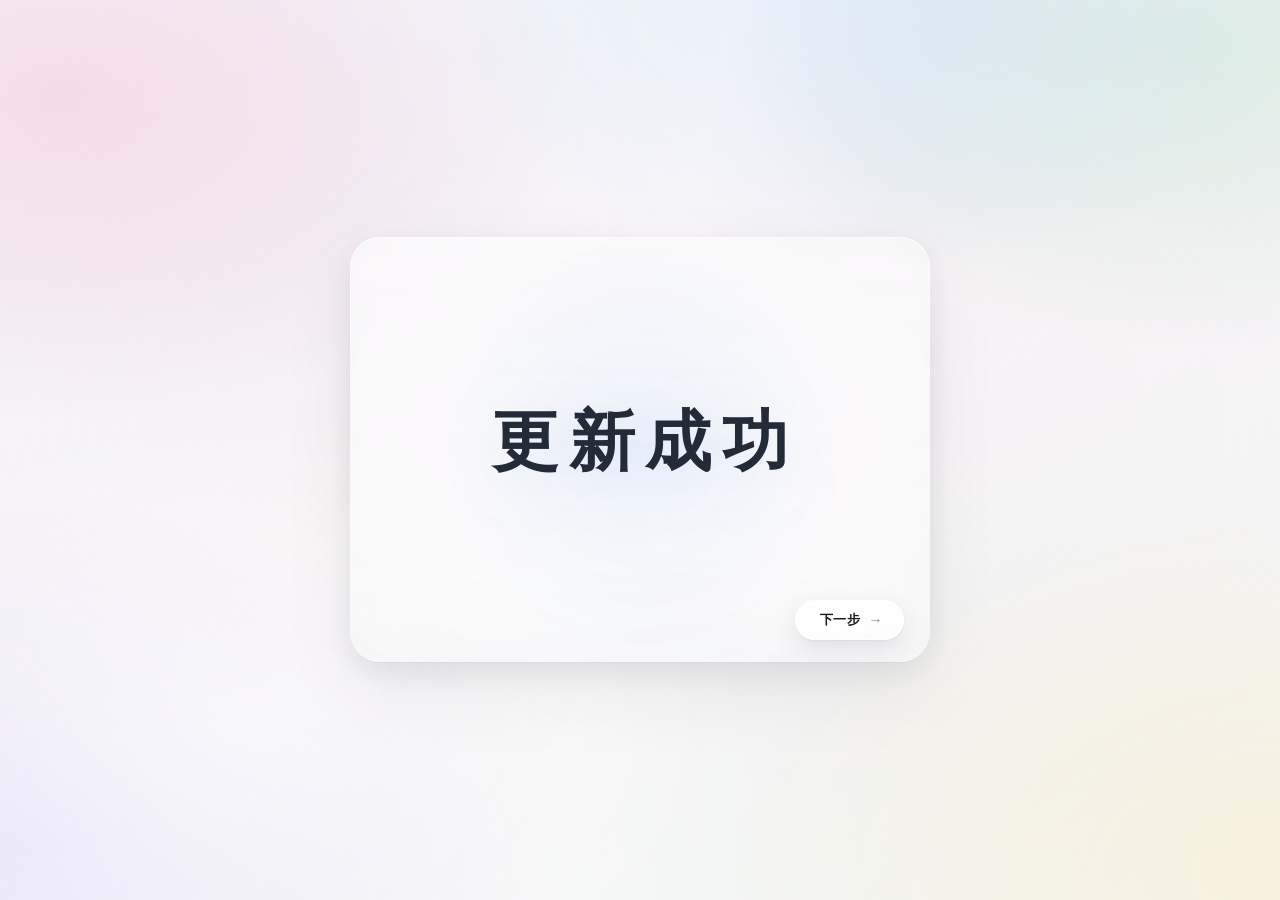
<file: 分支/index.html>
<!DOCTYPE html>
<html lang="zh-CN">
<head>
<meta charset="UTF-8">
<meta name="viewport" content="width=device-width, initial-scale=1.0">
<title>已归档 · 请使用根目录版本</title>
<meta http-equiv="refresh" content="0; url=../index.html">
<script>
/* 归档说明：V7 的唯一维护源是仓库根目录的 index.html。
   本目录只留历史文件，不再参与部署，也不再同步修改。
   旧书签或旧探针打开这里时，自动转到根目录的最新版。 */
(function () {
  try { location.replace('../index.html' + location.search + location.hash); } catch (e) { }
})();
</script>
</head>
<body>
<p>此文件已归档，正在前往 <a href="../index.html">最新版本</a>。</p>
</body>
</html>
</file>
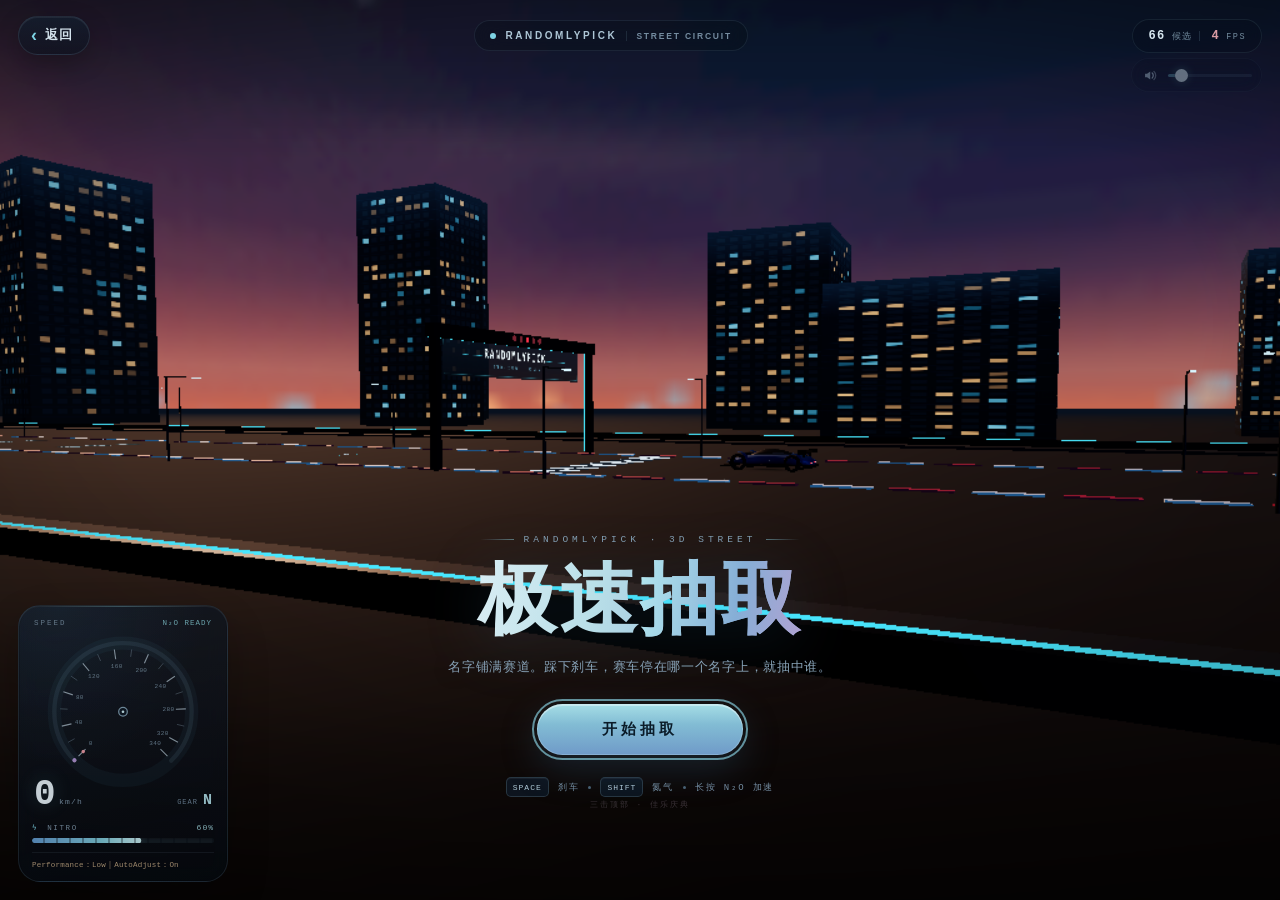
<file: race.html>
<!DOCTYPE html>
<html lang="zh-CN">
<head>
<meta charset="UTF-8">
<meta name="viewport" content="width=device-width, initial-scale=1.0, maximum-scale=1.0, user-scalable=no, viewport-fit=cover">
<title>极速抽取 · RandomlyPick 3D</title>
<style>
/* ==========================================================
   3D 极速抽取 —— 夜赛城市 · 程序化超跑 · 路面名单
   ========================================================== */
:root{
  /* 赛车模式整体压低饱和度：文字与控件偏雾蓝，不再用高亮霓虹压屏 */
  --ink:#dbe8f1;
  --muted:#8ba0b3;
  --dim:#5c7286;
  --cyan:#7ed3e4;
  --blue:#78a6d4;
  --violet:#ab9bd3;
  --amber:#e5c59a;
  --red:#dc8b96;
  --panel:rgba(7,15,26,.60);
  --panel-2:rgba(10,20,34,.72);
  --stroke:rgba(158,198,220,.13);
  --stroke-2:rgba(158,198,220,.25);
  --spring:cubic-bezier(.22,.85,.28,1);
  --ease:cubic-bezier(.2,.8,.3,1);
  --mono:ui-monospace,SFMono-Regular,Menlo,Consolas,"Liberation Mono",monospace;
}
*{ margin:0; padding:0; box-sizing:border-box; -webkit-tap-highlight-color:transparent; }
html,body{ height:100%; overflow:hidden; background:#03060c; }
body{
  font-family:-apple-system,BlinkMacSystemFont,"Segoe UI","PingFang SC","Microsoft YaHei",sans-serif;
  color:var(--ink);
  user-select:none; -webkit-user-select:none;
  -webkit-font-smoothing:antialiased;
}
button{ font-family:inherit; color:inherit; }
#scene{ position:fixed; inset:0; z-index:0; pointer-events:none; }
#scene canvas{ display:block; width:100%; height:100%; }

/* ---------- 屏幕特效 ---------- */
.fx{ position:fixed; inset:0; pointer-events:none; }
.vignette{
  z-index:2;
  background:
    radial-gradient(115% 90% at 50% 36%, rgba(0,0,0,0) 38%, rgba(0,0,0,.42) 78%, rgba(0,0,0,.78) 100%),
    linear-gradient(180deg, rgba(0,0,0,.34), rgba(0,0,0,0) 18%, rgba(0,0,0,0) 78%, rgba(0,0,0,.42));
  mix-blend-mode:multiply;
}
.speedlines{
  z-index:3; opacity:0;
  background:repeating-conic-gradient(from 0deg at 50% 55%, rgba(160,236,255,.85) 0deg .28deg, rgba(160,236,255,0) .28deg 5.4deg);
  -webkit-mask:radial-gradient(circle at 50% 55%, transparent 20%, rgba(0,0,0,.9) 72%);
  mask:radial-gradient(circle at 50% 55%, transparent 20%, rgba(0,0,0,.9) 72%);
  filter:blur(.5px);
  transform:scale(1.22);
  will-change:opacity,transform;
  mix-blend-mode:screen;
}
.boostfx{
  z-index:3; opacity:0;
  background:
    radial-gradient(70% 60% at 50% 58%, rgba(52,226,255,.14), rgba(52,226,255,0) 70%),
    linear-gradient(90deg, rgba(52,226,255,.20), rgba(52,226,255,0) 16%, rgba(52,226,255,0) 84%, rgba(52,226,255,.20));
  mix-blend-mode:screen;
  transition:opacity .16s linear;
}

/* ---------- 顶部 HUD ---------- */
.hud-top{
  position:fixed; top:calc(16px + env(safe-area-inset-top)); left:18px; right:18px; z-index:40;
  display:flex; align-items:center; justify-content:space-between; gap:14px;
  pointer-events:none;
}
.hud-back{
  pointer-events:auto;
  display:inline-flex; align-items:center; gap:7px;
  padding:10px 16px 10px 12px; border:1px solid var(--stroke);
  border-radius:999px; cursor:pointer;
  font-size:12.5px; font-weight:600; letter-spacing:1px;
  color:#d3e2ec;
  background:linear-gradient(180deg, rgba(17,31,47,.68), rgba(8,16,27,.52));
  backdrop-filter:blur(18px) saturate(1.15); -webkit-backdrop-filter:blur(18px) saturate(1.15);
  box-shadow:0 8px 24px rgba(0,0,0,.24), inset 0 1px 0 rgba(255,255,255,.06);
  transition:transform .18s var(--spring), border-color .18s, background .18s;
}
.hud-back:hover{ border-color:var(--stroke-2); background:linear-gradient(180deg, rgba(26,43,60,.72), rgba(11,21,34,.58)); }
.hud-back:active{ transform:scale(.95); }
.hud-back .chev{ font-size:18px; line-height:0; color:var(--cyan); margin-top:-1px; }
.hud-brand{
  display:flex; align-items:center; gap:9px;
  padding:9px 15px; border-radius:999px;
  border:1px solid rgba(150,192,216,.11);
  background:rgba(7,14,24,.36);
  backdrop-filter:blur(14px); -webkit-backdrop-filter:blur(14px);
  color:#aec6d6;
  letter-spacing:2.6px; font-size:10px; font-weight:700;
  white-space:nowrap;
}
.hud-brand .brand-dot{
  width:6px; height:6px; border-radius:50%; background:var(--cyan);
  box-shadow:0 0 8px rgba(126,211,228,.55), 0 0 18px rgba(126,211,228,.28);
  animation:dotPulse 2.4s ease-in-out infinite;
}
.hud-brand em{
  font-style:normal; font-size:8.5px; color:#748b9f; letter-spacing:1.8px;
  border-left:1px solid rgba(150,192,216,.14); padding-left:9px;
}
@keyframes dotPulse{ 0%,100%{ opacity:1; transform:scale(1); } 50%{ opacity:.55; transform:scale(.75); } }
.hud-meta{
  display:flex; align-items:baseline; gap:6px;
  padding:9px 15px; border-radius:999px;
  font-family:var(--mono); font-size:10px; color:#8aa4b6; letter-spacing:1px;
  border:1px solid rgba(150,192,216,.10); background:rgba(7,14,24,.34);
  backdrop-filter:blur(12px); -webkit-backdrop-filter:blur(12px);
}
.hud-meta b{ color:#d6e6ef; font-size:12px; font-weight:600; font-variant-numeric:tabular-nums; }
.hud-meta span{ color:#748d9f; font-size:8.5px; letter-spacing:1.5px; }
.hud-meta .meta-item{ display:inline-flex; align-items:baseline; gap:6px; }
.hud-meta .meta-sep{ width:1px; height:10px; align-self:center; background:rgba(158,198,220,.16); }
.hud-meta #fpsValue{ min-width:2ch; text-align:right; }
.hud-meta #fpsValue.warn{ color:#dcc59f; }
.hud-meta #fpsValue.bad{ color:#d99ba3; }
.perf-line{
  margin-top:9px; padding-top:7px;
  border-top:1px solid rgba(150,192,216,.09);
  font-family:var(--mono); font-size:7.5px; line-height:1.35;
  letter-spacing:.2px; color:#657d8f; white-space:nowrap;
  font-variant-numeric:tabular-nums;
}
.perf-line[data-tier="medium"]{ color:#7f9a9e; }
.perf-line[data-tier="low"]{ color:#b39b7b; }
body.perf-low .speedlines,
body.perf-low #boostfx,
body.perf-low #jialeGlow{ display:none !important; }
body.perf-low .hud-brand .brand-dot{ animation:none; box-shadow:none; }
body.perf-low .start-btn::after{ animation:none; }
body.perf-low .dial-arc,
body.perf-low .dial-needle line,
body.perf-low .dial-needle circle{ filter:none; }
body.perf-low .speedo,
body.perf-low .hud-meta,
body.perf-low .hud-audio,
body.perf-low .load-card,
body.perf-low .turn-btn{
  backdrop-filter:blur(10px) saturate(1.05);
  -webkit-backdrop-filter:blur(10px) saturate(1.05);
}
@media (max-width:760px){
  .perf-line{ font-size:6.5px; margin-top:7px; padding-top:6px; }
}

/* ---------- 音量控件（低调，悬停/聚焦时浮现） ---------- */
.hud-audio{
  position:fixed; top:calc(58px + env(safe-area-inset-top)); right:18px; z-index:40;
  display:flex; align-items:center; gap:7px;
  padding:5px 9px 5px 7px; border-radius:999px;
  border:1px solid rgba(150,192,216,.09);
  background:rgba(7,14,24,.26);
  backdrop-filter:blur(12px); -webkit-backdrop-filter:blur(12px);
  opacity:.42;
  transition:opacity .25s ease, border-color .25s ease, background .25s ease;
}
.hud-audio:hover, .hud-audio:focus-within{ opacity:.96; border-color:rgba(150,192,216,.20); background:rgba(7,14,24,.44); }
.hud-audio.is-muted{ opacity:.55; }
.audio-btn{
  display:grid; place-items:center; width:22px; height:22px; padding:0;
  border:0; background:none; color:#a9c0d0; cursor:pointer;
  touch-action:manipulation;
}
.audio-btn svg{ width:15px; height:15px; display:block; }
.audio-btn .wave{ transition:opacity .2s; }
.audio-btn .slash{ opacity:0; transition:opacity .2s; }
.audio-btn.muted{ color:#7e94a5; }
.audio-btn.muted .wave{ opacity:0; }
.audio-btn.muted .slash{ opacity:1; }
.audio-range{
  -webkit-appearance:none; appearance:none;
  width:84px; height:20px; margin:0; padding:0; background:none; cursor:pointer;
  --val:10%;
}
.audio-range::-webkit-slider-runnable-track{
  height:3px; border-radius:3px;
  background:linear-gradient(90deg, rgba(126,211,228,.55) 0 var(--val), rgba(158,198,220,.16) var(--val) 100%);
}
.audio-range::-webkit-slider-thumb{
  -webkit-appearance:none; width:13px; height:13px; margin-top:-5px;
  border-radius:50%; background:#d7ebf2; box-shadow:0 0 8px rgba(126,211,228,.40), 0 1px 3px rgba(0,0,0,.35);
}
.audio-range::-moz-range-track{ height:3px; border-radius:3px; background:rgba(158,198,220,.16); }
.audio-range::-moz-range-progress{ height:3px; border-radius:3px; background:rgba(126,211,228,.55); }
.audio-range::-moz-range-thumb{ width:13px; height:13px; border:0; border-radius:50%; background:#d7ebf2; box-shadow:0 0 8px rgba(126,211,228,.40); }

/* ---------- 贝利亚分支（佳乐庆典专属） ---------- */
.belial-status{
  margin-top:8px; padding-top:7px;
  border-top:1px solid rgba(150,192,216,.09);
  display:flex; flex-direction:column; gap:3px;
  font-family:var(--mono); font-size:7.5px; line-height:1.4; letter-spacing:.2px;
  color:#c98f8f; word-break:break-word;
}
.belial-status[hidden]{ display:none; }
.belial-status.failed{ color:#d8a07d; }
.belial-status a{ color:#8fa6b8; text-decoration:none; font-size:6.8px; letter-spacing:0; opacity:.85; }
.belial-status a:hover{ color:#cfdde8; text-decoration:underline; }
body.belial-mode[data-phase="running"]{ cursor:crosshair; }
body.belial-mode button, body.belial-mode a{ cursor:pointer; }
body.belial-cine{ cursor:default; }
body.belial-cine .controls,
body.belial-cine .drive-hint,
body.belial-cine .turn-btn{
  opacity:0 !important; visibility:hidden !important; pointer-events:none !important;
}
body.belial-cine .speedo{ opacity:.24; }
@media (max-width:760px){
  .belial-status{ font-size:6.8px; }
}

/* ---------- 开始面板 ---------- */
.start-panel{
  position:fixed; left:50%; bottom:clamp(56px, 10vh, 108px); z-index:20;
  transform:translate(-50%, 0); width:min(560px, calc(100vw - 36px));
  text-align:center; pointer-events:none;
  transition:opacity .45s var(--ease), transform .55s var(--spring), visibility 0s linear .45s;
}
body:not([data-phase="idle"]) .start-panel{
  opacity:0; transform:translate(-50%, 24px) scale(.98);
  visibility:hidden; pointer-events:none;
}
.start-kicker{
  display:inline-flex; align-items:center; gap:10px;
  font-family:var(--mono); font-size:9.5px; letter-spacing:4px; color:#829db1;
  margin-bottom:15px;
}
.start-kicker::before,.start-kicker::after{
  content:''; width:34px; height:1px;
  background:linear-gradient(90deg, transparent, rgba(140,205,222,.5));
}
.start-kicker::after{ background:linear-gradient(90deg, rgba(140,205,222,.5), transparent); }
.start-panel h1{
  font-size:clamp(44px, 8vw, 78px); font-weight:900; letter-spacing:3px; line-height:1.02;
  color:#e8f2f8;
  background:linear-gradient(100deg, #eef7fb 6%, #b9dfe8 42%, #8db3d8 70%, #b3a6d4 100%);
  -webkit-background-clip:text; background-clip:text; -webkit-text-fill-color:transparent;
  filter:drop-shadow(0 8px 30px rgba(62,126,170,.20));
}
.start-panel h1 span{
  background:linear-gradient(100deg, #b2e6ee, #86aed6 60%, #b1a2d2);
  -webkit-background-clip:text; background-clip:text; -webkit-text-fill-color:transparent;
}
.start-sub{
  margin:15px auto 26px; max-width:420px;
  font-size:13px; line-height:1.8; letter-spacing:.7px; color:#89a3b7;
  text-shadow:0 2px 18px rgba(0,0,0,.45);
}
.start-btn{
  pointer-events:auto; position:relative; overflow:hidden;
  min-width:206px; padding:16px 38px; border:none; border-radius:999px; cursor:pointer;
  font-size:15px; font-weight:800; letter-spacing:4px; color:#0b1c29;
  background:linear-gradient(180deg, #a6dee6 0%, #82bcd4 40%, #6f9ac8 100%);
  box-shadow:0 12px 38px rgba(58,112,152,.28), 0 0 0 1px rgba(205,238,245,.24) inset, 0 2px 0 rgba(255,255,255,.36) inset;
  transition:transform .22s var(--spring), box-shadow .22s, filter .22s;
}
.start-btn::after{
  content:''; position:absolute; inset:0; pointer-events:none;
  background:linear-gradient(112deg, transparent 20%, rgba(255,255,255,.40) 43%, transparent 62%);
  transform:translateX(-130%);
  animation:btnSheen 4.6s ease-in-out infinite;
}
@keyframes btnSheen{ 0%,58%{ transform:translateX(-130%);} 78%,100%{ transform:translateX(130%);} }
.start-btn:hover{ transform:translateY(-2px); box-shadow:0 16px 44px rgba(58,112,152,.36), 0 0 0 1px rgba(218,244,250,.34) inset, 0 2px 0 rgba(255,255,255,.44) inset; }
.start-btn:active{ transform:scale(.96); }
.start-btn:disabled{ filter:grayscale(.35) brightness(.82); cursor:default; transform:none; }
.start-hint{
  margin-top:22px; display:flex; align-items:center; justify-content:center; gap:9px; flex-wrap:wrap;
  font-family:var(--mono); font-size:9px; letter-spacing:1.8px; color:#748ca0;
}
.start-hint kbd{
  display:inline-flex; align-items:center; justify-content:center;
  min-width:24px; height:20px; padding:0 6px;
  border-radius:5px; font-family:var(--mono); font-size:8px; letter-spacing:1px; color:#b2ccda;
  border:1px solid rgba(150,196,216,.20); background:rgba(15,28,43,.66);
  box-shadow:0 1px 0 rgba(255,255,255,.05) inset;
}
.start-hint i{ width:3px; height:3px; border-radius:50%; background:#486173; }
.touch-hint{ display:none; }

/* ---------- 仪表盘 ---------- */
.speedo{
  position:fixed; left:calc(18px + env(safe-area-inset-left)); bottom:calc(18px + env(safe-area-inset-bottom));
  z-index:25; width:clamp(154px, 16.5vw, 210px);
  padding:12px 13px 11px;
  border-radius:22px;
  border:1px solid rgba(150,200,222,.14);
  background:
    radial-gradient(120% 100% at 20% 0%, rgba(64,120,165,.12), rgba(64,120,165,0) 58%),
    linear-gradient(165deg, rgba(13,24,38,.78), rgba(5,11,19,.66));
  backdrop-filter:blur(22px) saturate(1.15); -webkit-backdrop-filter:blur(22px) saturate(1.15);
  box-shadow:0 18px 44px rgba(0,0,0,.30), 0 1px 0 rgba(255,255,255,.06) inset, 0 0 0 1px rgba(0,0,0,.16) inset;
  transition:opacity .4s var(--ease), transform .5s var(--spring);
  overflow:hidden;
}
.speedo::before{
  content:''; position:absolute; left:14px; right:14px; top:0; height:1px;
  background:linear-gradient(90deg, transparent, rgba(140,214,230,.45), transparent);
  opacity:.65;
}
.speedo-top{
  display:flex; align-items:center; justify-content:space-between;
  font-family:var(--mono); font-size:7.5px; letter-spacing:2px; color:#70879a;
  padding:0 2px;
}
.speedo-top #nitroState{ color:#76b7c2; letter-spacing:1px; }
.speedo-top #nitroState.boost{ color:var(--cyan); text-shadow:0 0 8px rgba(126,211,228,.5); }
.speedo-top #nitroState.empty{ color:#97727a; }
.speedo svg{ display:block; width:100%; height:auto; overflow:visible; margin-top:2px; }
.dial-halo{ fill:none; stroke:rgba(90,160,200,.06); stroke-width:16; }
.dial-track{ fill:none; stroke:rgba(150,195,225,.10); stroke-width:5.2; stroke-linecap:round; }
.dial-arc{
  fill:none; stroke:url(#dialGrad); stroke-width:5.2; stroke-linecap:round;
  filter:url(#dialGlow);
  transition:none;
}
.dial-tick{ stroke:rgba(175,208,228,.34); stroke-width:1; }
.dial-tick.major{ stroke:rgba(205,228,242,.66); stroke-width:1.35; }
.dial-label{
  fill:#6c8496; font-family:var(--mono); font-size:7.3px; letter-spacing:.4px;
  text-anchor:middle; dominant-baseline:middle;
}
.dial-needle line{ stroke:url(#needleGrad); stroke-width:2.5; stroke-linecap:round; filter:url(#needleGlow); }
.dial-needle circle{ fill:#e394a0; filter:url(#needleGlow); }
.dial-hub{ fill:#0c1723; stroke:#7897aa; stroke-width:1.5; }
.dial-hub-dot{ fill:#c3e6ec; }
.speed-row{
  display:flex; align-items:baseline; gap:5px; margin-top:-18px; padding:0 2px;
  position:relative; z-index:2;
}
.speed-row #speedValue{
  font-family:var(--mono); font-size:clamp(27px,3vw,36px); font-weight:600; line-height:1;
  letter-spacing:-1.5px; color:#dfeaf2; font-variant-numeric:tabular-nums;
  text-shadow:0 0 20px rgba(126,200,218,.20);
}
.speed-row small{ font-family:var(--mono); font-size:8px; letter-spacing:1.2px; color:#778fa2; }
.gear{
  margin-left:auto; display:flex; align-items:baseline; gap:5px;
  font-family:var(--mono); font-size:7px; letter-spacing:1px; color:#6a8194;
}
.gear b{ font-size:15px; font-weight:600; color:#a7d4de; letter-spacing:0; }
.nitro-hud{ margin-top:10px; }
.nitro-head{
  display:flex; align-items:center; justify-content:space-between;
  font-family:var(--mono); font-size:7.5px; letter-spacing:1.6px; color:#778ea0;
}
.nitro-head b{ font-weight:500; color:#95c6d0; font-size:8px; letter-spacing:1px; }
.nitro-head .bolt{ font-style:normal; color:var(--cyan); margin-right:3px; }
.nitro-track{
  position:relative; height:5px; margin-top:6px; border-radius:99px; overflow:hidden;
  background:rgba(140,190,215,.10);
  box-shadow:0 1px 2px rgba(0,0,0,.30) inset;
}
.nitro-track::after{
  content:''; position:absolute; inset:0; pointer-events:none;
  background:repeating-linear-gradient(90deg, transparent 0 11px, rgba(4,10,18,.65) 11px 13px);
  opacity:.5;
}
#nitroFill{
  display:block; height:100%; width:100%; transform-origin:0 50%; transform:scaleX(.6);
  border-radius:inherit;
  background:linear-gradient(90deg, #5d93c6, #79c2d2 64%, #bfe3e7);
  box-shadow:0 0 12px rgba(126,200,218,.35);
  transition:transform .08s linear, filter .2s;
}
.speedo.refill #nitroFill{ filter:brightness(1.4); }
.speedo.boost{ border-color:rgba(140,220,230,.25); box-shadow:0 18px 50px rgba(0,0,0,.32), 0 0 26px rgba(126,211,228,.06) inset, 0 1px 0 rgba(255,255,255,.07) inset; }

/* ---------- 驾驶按钮 ---------- */
.controls{
  position:fixed; right:calc(20px + env(safe-area-inset-right)); bottom:calc(22px + env(safe-area-inset-bottom));
  z-index:26; display:flex; align-items:flex-end; gap:14px;
  opacity:0; visibility:hidden; transform:translateY(18px);
  pointer-events:none;
  transition:opacity .35s var(--ease), transform .45s var(--spring), visibility 0s linear .35s;
}
body[data-phase="running"] .controls,
body[data-phase="stopping"] .controls{
  opacity:1; visibility:visible; transform:none;
  pointer-events:none;
  transition:opacity .35s var(--ease), transform .45s var(--spring);
}
.ctrl{
  pointer-events:auto; position:relative;
  display:flex; flex-direction:column; align-items:center; justify-content:center; gap:3px;
  border-radius:50%; cursor:pointer; touch-action:none;
  border:1px solid rgba(255,255,255,.13);
  color:#eaf3f8;
  transition:transform .16s var(--spring), filter .16s, box-shadow .16s;
  -webkit-user-select:none; user-select:none;
}
.ctrl::before{
  content:''; position:absolute; inset:5px; border-radius:50%;
  border:1px solid rgba(255,255,255,.13);
  pointer-events:none;
}
.ctrl .ctrl-icon{ font-size:16px; line-height:1; margin-top:1px; opacity:.9; }
.ctrl b{ font-size:11.5px; font-weight:700; letter-spacing:1.5px; }
.ctrl small{ font-family:var(--mono); font-size:6.5px; letter-spacing:1.4px; opacity:.66; }
.ctrl:active{ transform:scale(.93); }
.ctrl.nitro{
  width:clamp(70px, 7.2vw, 84px); height:clamp(70px, 7.2vw, 84px);
  background:
    radial-gradient(circle at 35% 24%, rgba(224,247,250,.36), transparent 32%),
    linear-gradient(155deg, rgba(94,172,196,.92), rgba(58,103,150,.94) 72%, rgba(39,64,100,.95));
  box-shadow:0 10px 30px rgba(42,112,150,.28), 0 0 0 1px rgba(160,230,240,.16) inset, 0 1px 0 rgba(255,255,255,.28) inset;
}
.ctrl.nitro.active{
  transform:scale(.96);
  filter:brightness(1.12) saturate(1.05);
  box-shadow:0 0 32px rgba(126,211,228,.32), 0 10px 30px rgba(42,112,150,.32), 0 0 0 1px rgba(190,242,248,.30) inset;
}
.ctrl.h2s{
  width:clamp(66px, 6.8vw, 80px); height:clamp(66px, 6.8vw, 80px);
  color:#f1e7ff;
  background:
    radial-gradient(circle at 35% 24%, rgba(236,220,255,.38), transparent 32%),
    linear-gradient(155deg, rgba(134,88,204,.94), rgba(86,50,156,.95) 70%, rgba(48,26,92,.96));
  box-shadow:0 10px 30px rgba(122,64,200,.28), 0 0 0 1px rgba(212,182,255,.16) inset, 0 1px 0 rgba(255,255,255,.26) inset;
  transition:transform .16s var(--spring), filter .16s, box-shadow .16s, opacity .2s;
}
.ctrl.h2s .ctrl-icon{ font-size:13px; font-weight:800; letter-spacing:.4px; }
.ctrl.h2s.active{
  transform:scale(.96);
  filter:brightness(1.16) saturate(1.12);
  box-shadow:0 0 36px rgba(168,100,255,.44), 0 10px 30px rgba(122,64,200,.34), 0 0 0 1px rgba(228,204,255,.34) inset;
}
.ctrl.h2s.cooling{ opacity:.5; filter:saturate(.65); }
.ctrl.h2s:disabled{ cursor:not-allowed; }
body.jiale-mode .ctrl.h2s{ display:none !important; }
.boostfx.h2s{
  background:
    radial-gradient(70% 60% at 50% 58%, rgba(158,84,255,.20), rgba(158,84,255,0) 70%),
    linear-gradient(90deg, rgba(158,84,255,.26), rgba(158,84,255,0) 16%, rgba(158,84,255,0) 84%, rgba(158,84,255,.26));
}
body.h2s-boost .speedlines{
  background:repeating-conic-gradient(from 0deg at 50% 55%, rgba(198,146,255,.85) 0deg .28deg, rgba(198,146,255,0) .28deg 5.4deg);
}
.ctrl.brake{
  width:clamp(84px, 8.8vw, 102px); height:clamp(84px, 8.8vw, 102px);
  background:
    radial-gradient(circle at 34% 22%, rgba(255,222,214,.34), transparent 33%),
    linear-gradient(155deg, rgba(198,116,122,.94), rgba(136,64,82,.95) 68%, rgba(79,36,50,.96));
  box-shadow:0 12px 34px rgba(170,70,86,.26), 0 0 0 1px rgba(255,170,166,.16) inset, 0 1px 0 rgba(255,255,255,.24) inset;
}
.ctrl.brake.active{
  transform:scale(.94);
  filter:brightness(1.10) saturate(1.05);
  box-shadow:0 0 36px rgba(220,120,136,.30), 0 12px 34px rgba(170,70,86,.30), 0 0 0 1px rgba(255,200,192,.30) inset;
}
.drive-hint{
  position:fixed; left:50%; bottom:calc(26px + env(safe-area-inset-bottom)); z-index:18;
  transform:translateX(-50%);
  font-family:var(--mono); font-size:8.5px; letter-spacing:2.2px; color:#617f96;
  white-space:nowrap; pointer-events:none;
  opacity:0; transition:opacity .4s var(--ease);
}
body[data-phase="running"] .drive-hint,
body[data-phase="stopping"] .drive-hint{ opacity:.8; }
body[data-phase="running"] .drive-hint.dim,
body[data-phase="stopping"] .drive-hint.dim{ opacity:0; }

/* ---------- 结果面板 ---------- */
.result-dock{
  position:fixed; left:50%; bottom:calc(22px + env(safe-area-inset-bottom)); z-index:35;
  width:min(560px, calc(100vw - 40px));
  transform:translate(-50%, 30px) scale(.985);
  opacity:0; visibility:hidden; pointer-events:none;
  border-radius:20px;
  border:1px solid rgba(150,205,225,.20);
  background:
    radial-gradient(120% 140% at 12% 0%, rgba(68,122,170,.16), rgba(68,122,170,0) 52%),
    linear-gradient(160deg, rgba(12,23,39,.90), rgba(5,12,22,.87));
  backdrop-filter:blur(28px) saturate(1.2); -webkit-backdrop-filter:blur(28px) saturate(1.2);
  box-shadow:0 26px 72px rgba(0,0,0,.46), 0 1px 0 rgba(255,255,255,.07) inset, 0 0 44px rgba(100,180,210,.05) inset;
  display:flex; align-items:center; gap:18px;
  padding:14px 16px 14px 20px;
  transition:opacity .4s var(--ease), transform .5s var(--spring), visibility 0s linear .4s;
}
.result-dock::before{
  content:''; position:absolute; left:24px; right:24px; top:0; height:1px;
  background:linear-gradient(90deg, transparent, rgba(140,220,232,.5), transparent);
}
.result-dock.show{
  opacity:1; visibility:visible; pointer-events:auto;
  transform:translate(-50%, 0) scale(1);
  transition:opacity .4s var(--ease), transform .5s var(--spring);
}
.result-copy{ min-width:0; flex:1; display:flex; flex-direction:column; gap:3px; }
.result-kicker{
  font-family:var(--mono); font-size:7.5px; letter-spacing:3px; color:#7892a5;
}
.result-name{
  font-size:clamp(20px, 2.4vw, 27px); font-weight:800; letter-spacing:1px; line-height:1.25;
  color:#e2edf4; overflow:hidden; text-overflow:ellipsis; white-space:nowrap;
  text-shadow:0 0 22px rgba(126,200,218,.18);
}
.result-name::after{ content:''; display:block; }
.result-sub{ font-size:10px; letter-spacing:.8px; color:#768c9e; }
.result-actions{ display:flex; align-items:center; gap:8px; flex-shrink:0; }
.r-btn{
  padding:10px 16px; border-radius:12px; border:1px solid rgba(150,200,225,.14);
  cursor:pointer; font-size:11.5px; font-weight:600; letter-spacing:1.2px; color:#c2d7e4;
  background:rgba(255,255,255,.05);
  transition:transform .16s var(--spring), background .16s, border-color .16s;
}
.r-btn:hover{ background:rgba(255,255,255,.085); border-color:rgba(170,215,235,.24); }
.r-btn:active{ transform:scale(.95); }
.r-btn.primary{
  color:#10232f; border-color:transparent;
  background:linear-gradient(180deg, #a4dde5, #7fb6d5 48%, #7098c7);
  box-shadow:0 6px 18px rgba(62,122,165,.24), 0 1px 0 rgba(255,255,255,.34) inset;
}
.r-btn.primary:hover{ filter:brightness(1.04); }

/* ---------- Loading / 空状态 ---------- */
.loading,.empty{
  position:fixed; inset:0; z-index:80;
  display:flex; align-items:center; justify-content:center;
  padding:24px;
  background:radial-gradient(60% 60% at 50% 46%, rgba(12,27,46,.52), rgba(2,6,12,.9));
  transition:opacity .45s var(--ease), visibility 0s linear .45s;
}
.loading[hidden],.empty[hidden]{ display:none; }
.loading.hide{ opacity:0; visibility:hidden; pointer-events:none; }
.load-card{
  display:flex; flex-direction:column; align-items:center; gap:15px;
  padding:30px 40px 28px; border-radius:22px;
  border:1px solid rgba(121,213,255,.16);
  background:linear-gradient(165deg, rgba(11,24,42,.84), rgba(4,10,19,.76));
  box-shadow:0 24px 70px rgba(0,0,0,.45), 0 1px 0 rgba(255,255,255,.07) inset;
  text-align:center;
}
.spinner{
  width:38px; height:38px; border-radius:50%;
  border:2.5px solid rgba(86,199,255,.16); border-top-color:var(--cyan);
  animation:spin 1s linear infinite;
  box-shadow:0 0 20px rgba(56,217,255,.12);
}
@keyframes spin{ to{ transform:rotate(360deg); } }
#loadingText{ font-size:12.5px; letter-spacing:1.5px; color:#a9c2d2; }
.load-sub{ font-family:var(--mono); font-size:7.5px; letter-spacing:2.6px; color:#5f7a8d; margin-top:-5px; }
.empty-card{
  max-width:340px; text-align:center; padding:30px 30px 28px; border-radius:22px;
  border:1px solid rgba(121,213,255,.16);
  background:linear-gradient(165deg, rgba(11,24,42,.9), rgba(4,10,19,.84));
  box-shadow:0 24px 70px rgba(0,0,0,.5);
  font-size:13px; line-height:1.9; color:#8ba8bd;
}
.empty-card b{ display:block; font-size:17px; color:#e9f7ff; margin-bottom:7px; letter-spacing:1px; }
.empty-card .empty-tip{ margin-top:14px; font-family:var(--mono); font-size:9px; letter-spacing:1px; color:#54748c; }

/* ---------- 黑场转场 ---------- */
.fader{
  position:fixed; inset:0; z-index:70; background:#02050a;
  opacity:0; pointer-events:none;
  transition:opacity .26s ease;
}
.fader.show{ opacity:1; }

/* ---------- 状态可见性 ---------- */
body[data-phase="idle"] .speedo{ opacity:.88; }
body.result-open .speedo{ opacity:.26; }
body.result-open .controls{ opacity:0 !important; visibility:hidden !important; }
body.no-names .start-panel,
body.no-names .controls,
body.no-names .speedo,
body.no-names .hud-meta{ display:none; }

/* ---------- 移动端 ---------- */
@media (max-width:760px){
  .hud-top{ top:calc(12px + env(safe-area-inset-top)); left:12px; right:12px; }
  .hud-back{ padding:9px 13px 9px 10px; font-size:11.5px; }
  .hud-brand{ padding:8px 11px; font-size:8.5px; letter-spacing:1.8px; gap:7px; }
  .hud-brand em{ display:none; }
  .hud-meta{ display:flex; padding:7px 10px; gap:0; }
  .hud-meta .meta-cand, .hud-meta .meta-sep{ display:none; }
  .hud-meta b{ font-size:11px; }
  .hud-meta span{ font-size:7.5px; letter-spacing:1px; }
  .hud-audio{ top:calc(50px + env(safe-area-inset-top)); right:12px; padding:6px 9px 6px 7px; gap:7px; opacity:.55; }
  .audio-range{ width:64px; }
  .start-panel{ bottom:calc(30px + env(safe-area-inset-bottom)); }
  .start-sub{ font-size:12px; margin:12px auto 21px; }
  .start-btn{ min-width:184px; padding:15px 32px; font-size:14px; }
  .start-hint{ margin-top:18px; }
  .keys-hint{ display:none; }
  .touch-hint{ display:flex; }
  .speedo{
    left:calc(10px + env(safe-area-inset-left)); bottom:calc(10px + env(safe-area-inset-bottom));
    width:144px; padding:9px 10px 8px; border-radius:17px;
  }
  /* 窄屏开始面板会与左下角仪表重叠：待机时收起，发车后浮现 */
  body[data-phase="idle"] .speedo{
    opacity:0; visibility:hidden; transform:translateY(12px); pointer-events:none;
  }
  .speed-row{ margin-top:-13px; }
  .speed-row #speedValue{ font-size:23px; }
  .speedo-top{ font-size:6.5px; letter-spacing:1.2px; }
  .nitro-hud{ margin-top:7px; }
  .controls{ right:calc(12px + env(safe-area-inset-right)); bottom:calc(14px + env(safe-area-inset-bottom)); gap:9px; }
  .ctrl.nitro{ width:64px; height:64px; }
  .ctrl.h2s{ width:60px; height:60px; }
  .ctrl.brake{ width:80px; height:80px; }
  .ctrl .ctrl-icon{ font-size:13px; }
  .ctrl b{ font-size:10px; }
  .ctrl small{ font-size:5.8px; }
  .drive-hint{ display:none; }
  .result-dock{
    width:calc(100vw - 20px);
    bottom:calc(12px + env(safe-area-inset-bottom));
    padding:12px 12px 12px 15px; gap:10px; flex-wrap:wrap; border-radius:17px;
  }
  .result-actions{ width:100%; justify-content:flex-end; }
  .result-name{ font-size:19px; }
  body.result-open .speedo{ opacity:0; transform:translateY(14px); pointer-events:none; }
  body.result-open .hud-brand{ opacity:.4; }
  .loading,.empty{ padding:16px; }
  .load-card{ padding:26px 30px 24px; }
}
@media (max-width:400px){
  .hud-brand{ display:none; }
  .start-panel h1{ font-size:40px; }
  .speedo{ width:134px; }
  .result-dock{ flex-wrap:wrap; }
}
@media (min-width:761px) and (max-width:980px){
  body.result-open .speedo{ opacity:0; transform:translateY(14px); pointer-events:none; }
}

/* 触屏/键盘焦点 */
button:focus-visible{ outline:2px solid rgba(140,214,230,.65); outline-offset:3px; }
@media (prefers-reduced-motion: reduce){
  *{ animation-duration:.001ms !important; animation-iteration-count:1 !important; }
  .speedlines{ display:none; }
}

/* ---------- 佳乐庆典 ---------- */
.hud-brand, .hud-meta{ pointer-events:auto; }
.jiale-glow{
  z-index:2; opacity:0; pointer-events:none;
  background:
    radial-gradient(60% 50% at 50% 42%, rgba(255,170,90,.22), rgba(255,170,90,0) 70%),
    radial-gradient(45% 40% at 18% 60%, rgba(255,90,150,.16), rgba(255,90,150,0) 72%),
    radial-gradient(50% 45% at 82% 58%, rgba(120,110,255,.14), rgba(120,110,255,0) 72%);
  mix-blend-mode:screen;
  transition:opacity .45s ease;
}
.jiale-badge{
  display:none; align-items:center; gap:5px;
  margin-left:4px; padding:3px 8px 4px;
  border-radius:999px;
  font-size:8px; letter-spacing:1.4px; font-weight:700;
  color:#ffe7c4;
  background:linear-gradient(135deg, rgba(255,140,90,.24), rgba(255,90,150,.18));
  border:1px solid rgba(255,190,130,.28);
  box-shadow:0 0 18px rgba(255,140,90,.18), 0 1px 0 rgba(255,255,255,.10) inset;
  white-space:nowrap;
}
body.jiale-mode .jiale-badge{ display:inline-flex; }
body.jiale-mode .hud-brand .brand-dot{
  background:#ffb36b;
  box-shadow:0 0 10px rgba(255,160,90,.7), 0 0 24px rgba(255,120,140,.35);
}
body.jiale-mode .hud-brand{ border-color:rgba(255,180,120,.22); }
body.jiale-mode .speedo{ border-color:rgba(255,180,120,.18); }
body.jiale-mode .result-dock{
  border-color:rgba(255,190,130,.30);
  background:
    radial-gradient(120% 140% at 12% 0%, rgba(255,150,90,.16), rgba(255,150,90,0) 54%),
    linear-gradient(160deg, rgba(38,20,24,.92), rgba(18,8,18,.90));
}
body.jiale-mode .result-name{ color:#ffe9cf; text-shadow:0 0 24px rgba(255,160,90,.28); }
body.jiale-mode .result-kicker{ color:#d8a77a; }
body.jiale-mode .result-sub{ color:#b58d86; }
.start-hint.jiale-secret{
  opacity:.34; font-size:8px; letter-spacing:2px; color:#8d7f8f;
  margin-top:2px;
}
.jiale-toast{
  position:fixed; left:50%; top:calc(74px + env(safe-area-inset-top)); z-index:60;
  transform:translate(-50%, -6px); opacity:0;
  padding:8px 16px; border-radius:999px;
  font-size:11px; letter-spacing:2px; color:#ffe9cf;
  background:linear-gradient(135deg, rgba(80,35,30,.80), rgba(50,20,40,.76));
  border:1px solid rgba(255,190,130,.24);
  backdrop-filter:blur(16px); -webkit-backdrop-filter:blur(16px);
  box-shadow:0 12px 34px rgba(0,0,0,.32), 0 0 28px rgba(255,140,80,.12);
  pointer-events:none; white-space:nowrap;
  transition:opacity .3s ease, transform .35s var(--spring);
}
.jiale-toast.show{ opacity:1; transform:translate(-50%, 0); }
@media (max-width: 760px){
  .jiale-badge{ display:none !important; }
  .jiale-toast{ top:calc(64px + env(safe-area-inset-top)); font-size:10px; }
}

/* ---------- 弯道限时拐弯 / 冲出赛道 ---------- */
.turn-btn{
  position:fixed; left:50%; top:40%; z-index:38;
  width:168px; height:168px; border-radius:50%;
  transform:translate(-50%,-50%) scale(.82);
  opacity:0; visibility:hidden; pointer-events:none;
  display:flex; flex-direction:column; align-items:center; justify-content:center; gap:3px;
  border:2px solid rgba(255,214,120,.92);
  background:
    radial-gradient(circle at 35% 25%, rgba(255,236,176,.50), transparent 46%),
    linear-gradient(160deg, rgba(92,52,10,.96), rgba(28,14,6,.95));
  color:#fff8e8; cursor:pointer;
  backdrop-filter:blur(20px) saturate(1.25); -webkit-backdrop-filter:blur(20px) saturate(1.25);
  box-shadow:0 0 54px rgba(255,196,86,.46), 0 22px 54px rgba(0,0,0,.48), 0 1px 0 rgba(255,255,255,.22) inset;
  transition:opacity .22s ease, transform .3s var(--spring), visibility 0s linear .22s;
  overflow:hidden;
}
.turn-btn.show{
  opacity:1; visibility:visible; pointer-events:auto;
  transform:translate(-50%,-50%) scale(1);
  transition:opacity .22s ease, transform .3s var(--spring);
}
.turn-btn::before{
  content:''; position:absolute; inset:-10px; border-radius:50%;
  border:2px solid rgba(255,214,120,.45);
  animation:turnPulse 1.1s ease-out infinite;
}
@keyframes turnPulse{ 0%{ transform:scale(.82); opacity:.8; } 100%{ transform:scale(1.18); opacity:0; } }
.turn-btn .turn-ico{ font-size:38px; line-height:1; color:#ffe2a0; text-shadow:0 0 20px rgba(255,200,90,.85); }
.turn-btn b{ font-size:17px; letter-spacing:2px; }
.turn-btn small{ font-family:var(--mono); font-size:9px; letter-spacing:1.6px; color:#e8c98f; }
.turn-bar{
  position:absolute; left:22px; right:22px; bottom:16px; height:3px;
  border-radius:3px; background:rgba(255,220,160,.18); overflow:hidden;
}
.turn-bar i{ display:block; width:100%; height:100%; background:linear-gradient(90deg,#ffcf6b,#fff2c4); transform-origin:left center; }
.turn-btn.danger{ border-color:rgba(255,120,120,.6); box-shadow:0 18px 46px rgba(0,0,0,.45), 0 0 40px rgba(255,80,90,.30), 0 1px 0 rgba(255,255,255,.12) inset; }
.turn-btn.danger .turn-ico{ color:#ffb0a8; }
.crash-flash{
  z-index:4; opacity:0; pointer-events:none;
  background:
    radial-gradient(60% 60% at 50% 55%, rgba(255,120,70,.40), rgba(255,60,60,0) 70%),
    linear-gradient(180deg, rgba(255,80,60,.16), rgba(0,0,0,0) 40%);
  mix-blend-mode:screen;
}
.crash-flash.show{ animation:crashFlash .65s ease-out; }
@keyframes crashFlash{ 0%{opacity:0;} 12%{opacity:1;} 100%{opacity:0;} }
body[data-phase="crash"] .hud-brand .brand-dot{ background:#ff7a6a; }
.result-dock.crash-result{
  border-color:rgba(255,140,120,.30);
  background:
    radial-gradient(120% 140% at 12% 0%, rgba(255,110,80,.16), rgba(255,110,80,0) 54%),
    linear-gradient(160deg, rgba(38,16,18,.92), rgba(20,8,12,.90));
}
.result-dock.crash-result .result-name{ color:#ffd8cf; text-shadow:0 0 24px rgba(255,110,80,.28); }
.result-dock.crash-result .result-kicker{ color:#e09a8a; }
.result-dock.crash-result .result-sub{ color:#b58d86; }
@media (max-width:760px){
  .turn-btn{ width:132px; height:132px; }
  .turn-btn .turn-ico{ font-size:30px; }
  .turn-btn b{ font-size:15px; letter-spacing:1.6px; }
  .turn-btn small{ font-size:8px; }
  .turn-bar{ left:18px; right:18px; bottom:12px; }
}
</style>
</head>
<body data-phase="idle">
  <div id="scene"></div>

  <div class="fx vignette"></div>
  <div id="speedlines" class="fx speedlines"></div>
  <div id="boostfx" class="fx boostfx"></div>
  <div id="jialeGlow" class="fx jiale-glow" aria-hidden="true"></div>
  <div id="crashFlash" class="fx crash-flash" aria-hidden="true"></div>

  <header class="hud-top">
    <button id="backBtn" class="hud-back" type="button" aria-label="返回主界面"><span class="chev">‹</span> 返回</button>
    <div class="hud-brand"><span class="brand-dot"></span><b>RANDOMLYPICK</b><em>STREET CIRCUIT</em><span id="jialeBadge" class="jiale-badge">佳乐庆典</span></div>
    <div class="hud-meta">
      <span class="meta-item meta-cand"><b id="candidateCount">—</b><span>候选</span></span>
      <i class="meta-sep" aria-hidden="true"></i>
      <span class="meta-item meta-fps"><b id="fpsValue">—</b><span>FPS</span></span>
    </div>
  </header>

  <div id="audioCtl" class="hud-audio" role="group" aria-label="音量">
    <button id="muteBtn" class="audio-btn" type="button" aria-label="静音" aria-pressed="false" title="静音">
      <svg viewBox="0 0 16 16" fill="none" stroke="currentColor" stroke-width="1.4" stroke-linecap="round" stroke-linejoin="round" aria-hidden="true">
        <path d="M2.2 6.1v3.8h2.1L7.7 12.2V3.8L4.3 6.1H2.2z" fill="currentColor" stroke="none"/>
        <path class="wave" d="M9.8 5.4a3.5 3.5 0 0 1 0 5.2"/>
        <path class="wave" d="M11.7 3.7a5.9 5.9 0 0 1 0 8.6" opacity=".62"/>
        <path class="slash" d="M3.2 12.8 12.8 3.2"/>
      </svg>
    </button>
    <input id="volumeRange" class="audio-range" type="range" min="0" max="100" step="1" value="10" aria-label="音量">
  </div>

  <section id="startPanel" class="start-panel">
    <div class="start-kicker">RANDOMLYPICK · 3D STREET</div>
    <h1>极速<span>抽取</span></h1>
    <p class="start-sub">名字铺满赛道。踩下刹车，赛车停在哪一个名字上，就抽中谁。</p>
    <button id="startBtn" class="start-btn" type="button" disabled>开始抽取</button>
    <div class="start-hint keys-hint">
      <kbd>SPACE</kbd><span>刹车</span><i></i><kbd>SHIFT</kbd><span>氮气</span><i></i><span>长按 N₂O 加速</span>
    </div>
    <div class="start-hint touch-hint">按住 N₂O 加速 · 点 H₂S 超速 · 点刹车抽选</div>
    <div class="start-hint jiale-secret">三击顶部 · 佳乐庆典</div>
  </section>


  <aside id="speedo" class="speedo" aria-label="速度表">
    <div class="speedo-top"><span>SPEED</span><span id="nitroState">N₂O READY</span></div>
    <svg viewBox="0 0 220 200" aria-hidden="true">
      <defs>
        <linearGradient id="dialGrad" x1="0" y1="1" x2="1" y2="0">
          <stop offset="0%" stop-color="#6fc6d8"/>
          <stop offset="42%" stop-color="#7b9fd8"/>
          <stop offset="73%" stop-color="#a58fd0"/>
          <stop offset="100%" stop-color="#d98a95"/>
        </linearGradient>
        <linearGradient id="needleGrad" x1="0" y1="0" x2="1" y2="0">
          <stop offset="0%" stop-color="#f0d3d7"/>
          <stop offset="55%" stop-color="#df98a4"/>
          <stop offset="100%" stop-color="#d17988"/>
        </linearGradient>
        <filter id="dialGlow" x="-40%" y="-40%" width="180%" height="180%">
          <feGaussianBlur stdDeviation="2.4" result="b"/>
          <feMerge><feMergeNode in="b"/><feMergeNode in="SourceGraphic"/></feMerge>
        </filter>
        <filter id="needleGlow" x="-80%" y="-80%" width="260%" height="260%">
          <feGaussianBlur stdDeviation="2.2" result="b"/>
          <feMerge><feMergeNode in="b"/><feMergeNode in="SourceGraphic"/></feMerge>
        </filter>
      </defs>
      <circle class="dial-halo" cx="110" cy="100" r="83"/>
      <circle class="dial-track" cx="110" cy="100" r="83" transform="rotate(135 110 100)" id="dialTrack"/>
      <circle class="dial-arc" cx="110" cy="100" r="83" transform="rotate(135 110 100)" id="dialArc"/>
      <g id="dialTicks"></g>
      <g id="dialNeedle" class="dial-needle" transform="rotate(135 110 100)">
        <line x1="110" y1="100" x2="178" y2="100"/>
        <circle cx="178" cy="100" r="2.1"/>
      </g>
      <circle class="dial-hub" cx="110" cy="100" r="5.2"/>
      <circle class="dial-hub-dot" cx="110" cy="100" r="1.6"/>
    </svg>
    <div class="speed-row">
      <span id="speedValue">0</span><small>km/h</small>
      <span class="gear">GEAR <b id="gearValue">N</b></span>
    </div>
    <div class="nitro-hud">
      <div class="nitro-head"><span><i class="bolt">ϟ</i> NITRO</span><b id="nitroPct">60%</b></div>
      <div class="nitro-track"><i id="nitroFill"></i></div>
    </div>
    <div id="perfLine" class="perf-line" data-tier="high">Performance：—｜AutoAdjust：On</div>
    <div id="belialStatus" class="belial-status" hidden>
      <span id="belialStatusText">贝利亚模型加载中</span>
      <span id="belialCredit"><a href="https://sketchfab.com/3d-models/ultraman-belial-official-one-f0eaa001a2714156b1f739332419187c" target="_blank" rel="noopener noreferrer">模型：chaosFerEBIRTH · CC BY 4.0</a> <a href="https://github.com/Pa1eCr0w/naidan-deadlock-mod" target="_blank" rel="noopener noreferrer">奶龙：Pa1eCr0w / NaiDan</a></span>
    </div>
  </aside>

  <button id="turnBtn" class="turn-btn" type="button" aria-label="限时拐弯">
    <span class="turn-ico">↻</span><b>点我拐弯！</b><small>限时 2.8 秒</small>
    <span class="turn-bar"><i></i></span>
  </button>

  <div id="controls" class="controls">
    <button id="nitroBtn" class="ctrl nitro" type="button" aria-label="按住使用氮气">
      <span class="ctrl-icon">ϟ</span><b>N₂O</b><small>HOLD</small>
    </button>
    <button id="h2sBtn" class="ctrl h2s" type="button" aria-label="点击释放硫化氢超速">
      <span class="ctrl-icon">☣</span><b>H₂S</b><small id="h2sSmall">CLICK</small>
    </button>
    <button id="brakeBtn" class="ctrl brake" type="button" aria-label="刹车停止">
      <span class="ctrl-icon">▮▮</span><b>刹车</b><small>BRAKE</small>
    </button>
  </div>
  <div id="driveHint" class="drive-hint">空格刹车 · 长按 SHIFT 氮气 · 点 H₂S 超速 · 碾过名字回充 N₂O</div>

  <div id="resultDock" class="result-dock" role="dialog" aria-live="polite" aria-label="抽取结果">
    <div class="result-copy">
      <span class="result-kicker">DRAW RESULT · 本轮抽中</span>
      <strong id="resultName" class="result-name">—</strong>
      <span class="result-sub">赛车已停在这个名字上</span>
    </div>
    <div class="result-actions">
      <button id="againBtn" class="r-btn" type="button">再来一次</button>
      <button id="returnBtn" class="r-btn primary" type="button">返回主界面</button>
    </div>
  </div>

  <div id="jialeToast" class="jiale-toast" role="status" aria-live="polite"></div>

  <div id="fader" class="fader"></div>

  <div id="loading" class="loading">
    <div class="load-card">
      <div class="spinner"></div>
      <div id="loadingText">正在铺设赛道…</div>
      <div class="load-sub">WEBGL · PROCEDURAL CIRCUIT</div>
    </div>
  </div>

  <div id="empty" class="empty" hidden>
    <div class="empty-card">
      <b>暂无可抽取名单</b>
      请先在主界面添加候选人，再进入赛车抽取。
      <div class="empty-tip">RANDOMLYPICK · 3D STREET</div>
    </div>
  </div>

<!-- Three.js r160 经典脚本构建：file:// 双击与 http 部署均可用 -->
<script src="three.global.min.js"></script>
<script src="gltf/GLTFLoader.js"></script>
<script type="module">
'use strict';

/* ============================================================
   状态 / DOM
   ============================================================ */
const $ = (id) => document.getElementById(id);
const THREE = window.THREE;
const NAME_COLD = THREE ? new THREE.Color(0xdcebf4) : null;
const NAME_LIT = THREE ? new THREE.Color(0x9fe6f0) : null;
const NAME_WIN = THREE ? new THREE.Color(0xf2d9a6) : null;

const backBtn = $('backBtn'), startBtn = $('startBtn');
const loadingEl = $('loading'), loadingText = $('loadingText'), emptyEl = $('empty');
const speedo = $('speedo'), speedValue = $('speedValue'), gearValue = $('gearValue');
const nitroFill = $('nitroFill'), nitroPct = $('nitroPct'), nitroState = $('nitroState');
const dialNeedle = $('dialNeedle'), dialArc = $('dialArc');
const nitroBtn = $('nitroBtn'), brakeBtn = $('brakeBtn');
const h2sBtn = $('h2sBtn'), h2sSmall = $('h2sSmall');
const resultDock = $('resultDock'), resultName = $('resultName');
const fader = $('fader'), candidateCount = $('candidateCount'), fpsValue = $('fpsValue');
const speedlines = $('speedlines'), boostfx = $('boostfx'), driveHint = $('driveHint');
const startPanel = $('startPanel');
const jialeGlowEl = $('jialeGlow'), jialeToastEl = $('jialeToast');
const resultKickerEl = resultDock ? resultDock.querySelector('.result-kicker') : null;
const resultSubEl = resultDock ? resultDock.querySelector('.result-sub') : null;
const RESULT_KICKER_DEFAULT = resultKickerEl ? resultKickerEl.textContent : '';
const RESULT_SUB_DEFAULT = resultSubEl ? resultSubEl.textContent : '';
const turnBtnEl = $('turnBtn');
const turnBtnBarEl = turnBtnEl ? turnBtnEl.querySelector('.turn-bar i') : null;
const crashFlashEl = $('crashFlash');
const perfLineEl = $('perfLine');

const isTouch = matchMedia('(pointer: coarse)').matches || 'ontouchstart' in window;
const IS_MOBILE = isTouch || Math.min(innerWidth, innerHeight) < 700;
const REDUCED = matchMedia('(prefers-reduced-motion: reduce)').matches;

const clamp = (v,a,b) => Math.max(a, Math.min(b, v));
const lerp = (a,b,t) => a + (b-a)*t;
const smoothstep = (a,b,x) => { const t = clamp((x-a)/(b-a), 0, 1); return t*t*(3-2*t); };
const easeOutCubic = (t) => 1 - Math.pow(1-t, 3);
const easeInOutCubic = (t) => t < .5 ? 4*t*t*t : 1 - Math.pow(-2*t+2, 3)/2;
const damp = (a,b,lambda,dt) => lerp(a, b, 1 - Math.exp(-lambda*dt));
/* ============================================================
   性能自动适配：能力探测 / 静默帧率采样 / 动态分级降载
   ============================================================ */
const PERF_LEVELS = ['low', 'medium', 'high'];
const PERF_LABEL = { high:'High', medium:'Medium', low:'Low' };
const PERF = {
  tier:'high', capTier:'high', mode:'auto', autoAdjust:true,
  useWebGL1:false, cap:null, evalActive:false, evalDone:true,
  evalWindows:[], avgFps:0, lowSince:0, lastDowngradeAt:0,
  maxFps:0, effectScale:1, lastFrameAt:0, reason:'initial'
};
let perfEvalTimer = null;
let parentCompatMode = null;
let parentTierHint = null;

function perfRank(tier){ return PERF_LEVELS.indexOf(tier); }
function perfLow(){ return PERF.tier === 'low'; }
function perfMedium(){ return PERF.tier === 'medium'; }
function perfShadows(){ return PERF.tier === 'high'; }
function perfGlow(){ return PERF.tier !== 'low'; }
function perfEffectScale(){
  return PERF.tier === 'low' ? 0 : PERF.tier === 'medium' ? .55 : 1;
}
function perfStored(key){
  try{ return localStorage.getItem(key); }catch(e){ return null; }
}
function readCompatMode(){
  if(parentCompatMode === 'auto' || parentCompatMode === 'on' || parentCompatMode === 'off'){
    return parentCompatMode;
  }
  const mode = perfStored('lg_compat_mode_v1');
  if(mode === 'auto' || mode === 'on' || mode === 'off') return mode;
  return perfStored('lg_compat_v1') === '1' ? 'on' : 'auto';
}
function readPerfTierHint(){
  if(PERF_LEVELS.includes(parentTierHint)) return parentTierHint;
  const v = perfStored('lg_perf_tier_v1');
  return PERF_LEVELS.includes(v) ? v : null;
}
function perfQueryOverride(){
  try{
    const v = new URLSearchParams(location.search).get('perf');
    return PERF_LEVELS.includes(v) ? v : null;
  }catch(e){ return null; }
}
function probePerfCapabilities(){
  const cap = {
    supported:false, webglVersion:0, renderer:'', vendor:'',
    maxTexture:0, cores:navigator.hardwareConcurrency || 0,
    memory:navigator.deviceMemory || 0, dpr:devicePixelRatio || 1
  };
  try{
    const cv = document.createElement('canvas');
    let gl = null;
    try{
      gl = cv.getContext('webgl2', { antialias:false, alpha:false, powerPreference:'high-performance' });
      if(gl) cap.webglVersion = 2;
    }catch(e){}
    if(!gl){
      try{
        gl = cv.getContext('webgl', { antialias:false, alpha:false })
          || cv.getContext('experimental-webgl', { antialias:false, alpha:false });
        if(gl) cap.webglVersion = 1;
      }catch(e){}
    }
    if(!gl) return cap;
    cap.supported = true;
    try{
      const ext = gl.getExtension('WEBGL_debug_renderer_info');
      cap.renderer = String((ext ? gl.getParameter(ext.UNMASKED_RENDERER_WEBGL) : gl.getParameter(gl.RENDERER)) || '');
      cap.vendor = String((ext ? gl.getParameter(ext.UNMASKED_VENDOR_WEBGL) : gl.getParameter(gl.VENDOR)) || '');
    }catch(e){}
    try{ cap.maxTexture = gl.getParameter(gl.MAX_TEXTURE_SIZE) || 0; }catch(e){}
    try{
      const lose = gl.getExtension('WEBGL_lose_context');
      if(lose) lose.loseContext();
    }catch(e){}
  }catch(e){}
  return cap;
}
function classifyPerfTier(cap){
  if(!cap || !cap.supported) return 'low';
  const name = ((cap.renderer || '') + ' ' + (cap.vendor || '')).toLowerCase();
  const cores = cap.cores || 0;
  const memory = cap.memory || 0;
  const tex = cap.maxTexture || 0;
  if(cap.webglVersion < 2) return 'low';
  if(/swiftshader|llvmpipe|softpipe|software|basic render|warp|mesa offscreen/.test(name)) return 'low';
  if(tex && tex < 4096) return 'low';
  if((cores && cores <= 2) || (memory && memory <= 2)) return 'low';
  if(/nvidia|geforce|rtx|gtx|quadro|tesla|radeon rx|radeon pro|radeon vii|apple m\d|apple gpu|intel arc|arc a\d/.test(name)) return 'high';
  if(/intel|uhd|iris|hd graphics|mali|adreno|powervr|radeon|vega/.test(name)){
    if(cores >= 8 && (!memory || memory >= 8) && (!tex || tex >= 8192)) return 'medium';
    return 'low';
  }
  if(cores >= 8 && (!tex || tex >= 8192)) return 'medium';
  return 'low';
}
function perfPixelRatio(){
  const raw = Math.max(1, devicePixelRatio || 1);
  if(PERF.tier === 'high') return Math.min(raw, IS_MOBILE ? 1.65 : 2);
  const w = Math.max(1, innerWidth), h = Math.max(1, innerHeight);
  const maxPixels = PERF.tier === 'low' ? 1280 * 720 : 2560 * 1440;
  let ratio = Math.min(raw, PERF.tier === 'low' ? .8 : 1.35);
  if(w * h * ratio * ratio > maxPixels) ratio = Math.sqrt(maxPixels / (w * h));
  ratio = Math.max(PERF.tier === 'low' ? .5 : .65, ratio);
  return Math.round(ratio * 100) / 100;
}
function updatePerfBadge(){
  if(!perfLineEl) return;
  perfLineEl.textContent = 'Performance：' + PERF_LABEL[PERF.tier]
    + '｜AutoAdjust：' + (PERF.mode === 'auto' ? 'On' : 'Off');
  perfLineEl.dataset.tier = PERF.tier;
}
function notifyPerfParent(reason){
  if(PERF.mode === 'auto'){
    try{
      localStorage.setItem('lg_perf_tier_v1', PERF.tier);
      localStorage.setItem('lg_compat_auto_v1', PERF.tier === 'high' ? '0' : '1');
    }catch(e){}
  }
  try{
    if(window.parent && window.parent !== window){
      window.parent.postMessage({
        type:'race-perf',
        tier:PERF.tier,
        capTier:PERF.capTier,
        autoAdjust:PERF.mode === 'auto',
        compatOn:PERF.tier !== 'high',
        webgl:PERF.cap ? PERF.cap.webglVersion : 0,
        renderer:PERF.cap ? PERF.cap.renderer : '',
        avgFps:PERF.avgFps || null,
        reason:reason || ''
      }, '*');
    }
  }catch(e){}
}
function initPerformanceState(){
  PERF.cap = probePerfCapabilities();
  PERF.mode = readCompatMode();
  PERF.capTier = classifyPerfTier(PERF.cap);
  const hint = readPerfTierHint();
  let tier;
  if(PERF.mode === 'on') tier = 'low';
  else if(PERF.mode === 'off') tier = PERF.cap.supported ? 'high' : 'low';
  else{
    tier = PERF.capTier;
    if(hint === 'low' || (hint === 'medium' && tier === 'high')) tier = hint;
  }
  const forced = perfQueryOverride();
  if(forced){
    tier = forced;
    PERF.mode = 'off';
  }
  PERF.tier = tier;
  PERF.autoAdjust = PERF.mode === 'auto';
  PERF.evalDone = PERF.mode !== 'auto';
  PERF.useWebGL1 = !!PERF.cap.supported
    && (PERF.cap.webglVersion < 2 || (PERF.capTier === 'low' && tier === 'low'));
  PERF.maxFps = tier === 'low' ? 60 : 0;
  PERF.effectScale = perfEffectScale();
  document.body.dataset.perfTier = tier;
  document.body.classList.toggle('perf-low', tier === 'low');
  document.body.classList.toggle('perf-medium', tier === 'medium');
  updatePerfBadge();
  notifyPerfParent('initial');
}
function refreshPerfRuntime(){
  if(!renderer) return;
  renderer.setPixelRatio(perfPixelRatio());
  renderer.setSize(innerWidth, innerHeight);
  const shadows = PERF.tier === 'high';
  if(renderer.shadowMap) renderer.shadowMap.enabled = shadows;
  if(sunLight){
    sunLight.castShadow = shadows;
    if(!shadows && sunLight.shadow && sunLight.shadow.map){
      sunLight.shadow.map.dispose();
      sunLight.shadow.map = null;
    }
  }
  if(scene){
    if(PERF.tier === 'low') scene.environment = null;
    else if(envRT) scene.environment = envRT.texture;
  }
  const glowOn = PERF.tier !== 'low';
  if(dustPoints) dustPoints.visible = glowOn;
  if(cityLampPoints) cityLampPoints.visible = glowOn;
  if(underGlowMesh) underGlowMesh.visible = glowOn;
  if(nitroRearLight) nitroRearLight.visible = glowOn;
  headlightCones.forEach(m => { m.visible = glowOn; });
  tailGlows.forEach(g => { g.visible = glowOn; });
  startLightGlows.forEach(g => { g.visible = glowOn; });
  headlightSpots.forEach(l => { l.visible = glowOn; });
  neonSignMats.forEach(s => { if(s.glow) s.glow.visible = glowOn; });
  jialeLanterns.forEach(l => { if(l.sprite) l.sprite.visible = glowOn; });
  jialeSpotlights.forEach(s => { if(s.light) s.light.visible = glowOn; });
  abstractProps.forEach((p, i) => { p.mesh.visible = glowOn || i < 3; });
}
function setPerfTier(tier, reason){
  if(!PERF_LEVELS.includes(tier) || tier === PERF.tier) return false;
  PERF.tier = tier;
  PERF.reason = reason || 'change';
  PERF.maxFps = tier === 'low' ? 60 : 0;
  PERF.effectScale = perfEffectScale();
  document.body.dataset.perfTier = tier;
  document.body.classList.toggle('perf-low', tier === 'low');
  document.body.classList.toggle('perf-medium', tier === 'medium');
  refreshPerfRuntime();
  updatePerfBadge();
  notifyPerfParent(reason);
  return true;
}
function downgradePerf(reason){
  if(PERF.tier === 'high') return setPerfTier('medium', reason);
  if(PERF.tier === 'medium') return setPerfTier('low', reason);
  return false;
}
function startPerfEvaluation(){
  clearTimeout(perfEvalTimer);
  PERF.evalWindows = [];
  PERF.evalActive = false;
  if(PERF.mode !== 'auto'){ PERF.evalDone = true; return; }
  PERF.evalDone = false;
  const begin = () => {
    if(disposed || PERF.mode !== 'auto') return;
    if(document.hidden){
      perfEvalTimer = setTimeout(begin, 900);
      return;
    }
    PERF.evalActive = true;
    PERF.evalWindows = [];
  };
  perfEvalTimer = setTimeout(begin, 1200);
}
function finishPerfEvaluation(){
  const list = PERF.evalWindows.slice();
  PERF.evalWindows = [];
  PERF.evalActive = false;
  PERF.evalDone = true;
  if(!list.length) return;
  let sum = 0;
  for(const v of list) sum += v;
  const avg = Math.round(sum / list.length);
  PERF.avgFps = avg;
  let target = PERF.tier;
  if(avg < 34) target = 'low';
  else if(avg < 50 && PERF.tier === 'high') target = 'medium';
  if(perfRank(target) < perfRank(PERF.tier)) setPerfTier(target, 'initial-fps');
  else{
    updatePerfBadge();
    notifyPerfParent('initial-fps');
  }
}
function monitorPerfWindow(fps, now){
  if(PERF.mode !== 'auto' || !PERF.evalDone || PERF.evalActive) return;
  if(PERF.tier === 'low'){ PERF.lowSince = 0; return; }
  if(fps < 45){
    if(!PERF.lowSince) PERF.lowSince = now;
    if(now - PERF.lowSince >= 5500 && now - PERF.lastDowngradeAt >= 6000){
      PERF.lowSince = 0;
      PERF.lastDowngradeAt = now;
      downgradePerf('sustained-low-fps');
    }
  }else if(fps >= 52){
    PERF.lowSince = 0;
  }
}

const nowSec = () => performance.now()/1000;

let names = [];
let scene = null, renderer = null, camera = null;
let raf = null, disposed = false, lastTime = 0, idleT = 0, phaseT = 0;
let phase = 'idle'; // idle | running | stopping | reveal

/* 赛道 / 名单 */
let trackEnd = 0, roadEnd = 0, slotSpacing = 26, nameGroup = null;
/* 无限赛道：世界内容在本地坐标上的起止、循环长度与两份可接力副本 */
let worldRoot = null, worldCopy = null, worldGroundMesh = null;
const WORLD_START = -120;
let worldEnd = 0, worldCycle = 0, worldLap = 0;
let nameSlots = [];
let nameTexCache = new Map();
const NAME_FIRST_Z = 60;

/* 车辆状态（世界单位 ≈ 米） */
let carX = 0, carHeading = 0, carLean = 0, turnAssist = false;
let trackBends = [];
let turnEvent = null;
let assistBend = null;
let lastTurnAt = -1e9;
let driftFxT = 0;
let crashT = 0, crashShown = false, crashDir = 1;
const START_V = 18;
const BASE_MAX = 58;
const NITRO_MAX = 88;
const ACCEL = 16;
const NITRO_ACCEL = 33;
const BRAKE_A = 24;
/* H₂S 硫化氢加速：一次点击的短时超速 */
const H2S_MAX = 168;
const H2S_ACCEL = 130;
const H2S_DURATION = 2.6;
const H2S_COOLDOWN = 7;
let carZ = 0, vel = 0, prevVel = 0, carAccel = 0;
let nitro = 60, nitroHeld = false, nitroOn = false, nitroLock = false;
let h2sActive = false, h2sT = 0, h2sCooldown = 0, h2sFxT = 0, h2sZT = 0;
let stopTargetIndex = -1, stopTargetZ = 0, stopDecel = 0;
let winnerName = '', winnerSlot = null;
let groundRevealT = 0;
let nitroSfxPrev = false;
let fpsFrames = 0, fpsAt = 0;
let resultTimer = null;
let cameraReady = false;
let revealGroup = null, revealTex = null, revealMat = null, revealT = 0;
let beamGroup = null, beamMat = null;
let lastDisplay = -1, lastGear = '', lastNitroPct = -1;
let lastSpeedOpacity = -1, lastBoostOpacity = -1;
let refillTimer = null, hintTimer = null;

/* Three 对象 */
let carGroup = null, carBody = null, wheelRoots = [], wheelSpins = [];
let bodyPitch = 0, wheelAngle = 0;
let headlightSpots = [], sunLight = null, sunTarget = null;
let tailGlows = [], brakeLightMat = null, brakeLightCoreMat = null;
let nitroFlames = [], nitroGlowMat = null, nitroRearLight = null;
let h2sFlames = [], h2sRearLight = null;
let h2sZPool = [], h2sZTex = null;
let startLightMats = [], startLightGlows = [];
let smoke = null, rings = null, burst = null;
let glowTex = null, envRT = null;
let skyTex = null;
let cityLampPoints = null;
let revealGlowMat = null;

/* 场景增强：月光 / 霓虹招牌 / 灯门 / 尘埃 / 头灯光锥 */
let hemiLight = null;
let moonSprite = null;
let neonSignMats = [];
let gateNeonMats = [];
let dustPoints = null, dustPos = null, dustSeed = null;
let underGlowMesh = null;
let headlightCones = [];
let roadMarkMeshes = [];
let abstractProps = [];

/* 佳乐庆典 */
let jialeMode = false;
let jialeMix = 0, jialeMixTarget = 0;
let jialeDecor = null;
let jialeConfetti = null;
let jialeLanterns = [];
let jialeSpotlights = [];
let jialeFireworkT = 0, jialeConfettiT = 0;
let jialeToastTimer = null;
let topClickCount = 0, topClickTimer = null;
const JIALE_FOG_BASE = THREE ? new THREE.Color(0x08111f) : null;
const JIALE_FOG_WARM = THREE ? new THREE.Color(0x1d0b1a) : null;
const JIALE_SUN_BASE = THREE ? new THREE.Color(0xffc49b) : null;
const JIALE_SUN_WARM = THREE ? new THREE.Color(0xffa07a) : null;
const JIALE_HEMI_BASE = THREE ? new THREE.Color(0x89c7ff) : null;
const JIALE_HEMI_WARM = THREE ? new THREE.Color(0xffb0a0) : null;
const JIALE_GATE_BASE = THREE ? new THREE.Color(0x4fe8ff) : null;
const JIALE_GATE_WARM = THREE ? new THREE.Color(0xff9a6a) : null;

/* 贝利亚分支（佳乐庆典专属） */
let belialMode = false;
let belialPhase = 'off'; // off | run | stop | blast | knock | result | zoom | title
let belialGroup = null, belialModel = null, belialAura = null, belialRing = null;
let belialFlames = null, belialBeam = null, belialBeamCore = null;
let belialTextGroup = null, belialTextMesh = null, belialTextMat = null, belialTextGlow = null;
let belialLoadState = 'idle'; // idle | loading | ready | failed
let belialLoadPercent = 0, belialLoadToken = 0, belialLoadError = '';
let belialModelUrls = null, belialPreloaded = null, belialTierSeen = '';
let belialHeadLocal = null, belialMouthLocal = null, belialTextLocal = null;
let belialHeight = 0;
let belialStopT = 0, belialStopFrom = 0, belialStopDur = 0, belialStartZ = 0;
let belialBlastT = 0, belialKnockT = 0, belialResultT = 0, belialZoomT = 0, belialTitleT = 0, belialStageT = 0;
let belialFlameAcc = 0;
let belialCarPose = null;
let belialWinner = '';
let belialTextWidth = 1;
let belialCam = null;
let belialFinalDockShown = false;
let belialHiddenScenery = [];
let belialStatusEl = null, belialStatusTextEl = null, belialCreditEl = null;

/* 摄像机 */
const camPos = { x: 0, y: 0, z: 0 };
const camLook = { x: 0, y: 0, z: 0 };
let camFov = 58;

/* 仪表绘制 */
initDialTicks();
setPhase('idle');
updateHUD(0);

/* ============================================================
   通用工具 / 纹理
   ============================================================ */
function roundRect(ctx,x,y,w,h,r){
  r = Math.min(r, w/2, h/2);
  ctx.beginPath();
  ctx.moveTo(x+r,y);
  ctx.arcTo(x+w,y,x+w,y+h,r);
  ctx.arcTo(x+w,y+h,x,y+h,r);
  ctx.arcTo(x,y+h,x,y,r);
  ctx.arcTo(x,y,x+w,y,r);
  ctx.closePath();
}
function fitFont(ctx, text, maxW, start, weight, family){
  let size = start;
  do{
    ctx.font = weight + ' ' + size + 'px ' + family;
    if(ctx.measureText(text).width <= maxW) break;
    size -= 3;
  }while(size > 16);
  return size;
}
function spacedText(ctx, text, x, y, spacing){
  let total = 0;
  for(const ch of text) total += ctx.measureText(ch).width + spacing;
  total -= spacing;
  let cx = x - total/2;
  for(const ch of text){
    ctx.fillText(ch, cx, y);
    cx += ctx.measureText(ch).width + spacing;
  }
}
function makeCanvas(w,h,draw){
  const cv = document.createElement('canvas');
  cv.width = w; cv.height = h;
  draw(cv.getContext('2d'), w, h);
  return cv;
}
function texFromCanvas(cv, srgb){
  const t = new THREE.CanvasTexture(cv);
  t.colorSpace = srgb === false ? THREE.NoColorSpace : THREE.SRGBColorSpace;
  if(renderer){
    t.anisotropy = Math.min(8, renderer.capabilities.getMaxAnisotropy());
  }
  t.needsUpdate = true;
  return t;
}

/* 径向光晕（所有假发光共用） */
function makeGlowTexture(){
  return texFromCanvas(makeCanvas(128,128,(c,w,h)=>{
    const g = c.createRadialGradient(w/2,h/2,0,w/2,h/2,w/2);
    g.addColorStop(0,'rgba(255,255,255,1)');
    g.addColorStop(.16,'rgba(255,255,255,.92)');
    g.addColorStop(.42,'rgba(255,255,255,.32)');
    g.addColorStop(.72,'rgba(255,255,255,.06)');
    g.addColorStop(1,'rgba(255,255,255,0)');
    c.fillStyle = g; c.fillRect(0,0,w,h);
  }));
}

/* 天空 / 环境反射贴图（equirectangular，太阳在 +Z 方位） */
function makeSkyTexture(){
  const SW = PERF.tier === 'low' ? 512 : (IS_MOBILE || PERF.tier === 'medium') ? 1024 : 2048;
  return texFromCanvas(makeCanvas(SW,SW/2,(c,w,h)=>{
    const g = c.createLinearGradient(0,0,0,h);
    g.addColorStop(0,'#01040a');
    g.addColorStop(.24,'#061023');
    g.addColorStop(.38,'#0c1a38');
    g.addColorStop(.455,'#332247');
    g.addColorStop(.487,'#7b3b4c');
    g.addColorStop(.502,'#d66d4c');
    g.addColorStop(.516,'#6b2d3b');
    g.addColorStop(.54,'#1a1830');
    g.addColorStop(.64,'#080c17');
    g.addColorStop(1,'#02050a');
    c.fillStyle = g; c.fillRect(0,0,w,h);

    // 暖色太阳光晕（+Z 在 equirect 上约 u=0.75）
    const sx = w*.75, sy = h*.49;
    const sun = c.createRadialGradient(sx,sy,0,sx,sy,w*.22);
    sun.addColorStop(0,'rgba(255,241,210,.95)');
    sun.addColorStop(.05,'rgba(255,207,152,.92)');
    sun.addColorStop(.16,'rgba(255,145,92,.46)');
    sun.addColorStop(.42,'rgba(229,88,79,.16)');
    sun.addColorStop(1,'rgba(210,70,80,0)');
    c.fillStyle = sun; c.fillRect(0,0,w,h);
    c.fillStyle = 'rgba(255,254,244,.96)';
    c.beginPath(); c.arc(sx,sy,w*.011,0,Math.PI*2); c.fill();

    // 地平线长条暖雾
    const hz = c.createLinearGradient(0,h*.435,0,h*.535);
    hz.addColorStop(0,'rgba(255,120,92,0)');
    hz.addColorStop(.35,'rgba(255,142,104,.20)');
    hz.addColorStop(.52,'rgba(255,176,132,.34)');
    hz.addColorStop(.7,'rgba(145,80,98,.12)');
    hz.addColorStop(1,'rgba(30,25,48,0)');
    c.fillStyle = hz; c.fillRect(0,h*.435,w,h*.10);

    // 薄云
    for(let i=0;i<26;i++){
      const cw = w*(.04+Math.random()*.15);
      const ch = h*(.005+Math.random()*.016);
      const x = Math.random()*w;
      const y = h*(.40+Math.random()*.075);
      const cg = c.createRadialGradient(x,y,0,x,y,cw/2);
      const a = .025+Math.random()*.075;
      cg.addColorStop(0,'rgba(255,182,150,'+a+')');
      cg.addColorStop(.5,'rgba(205,126,140,'+(a*.48)+')');
      cg.addColorStop(1,'rgba(120,90,130,0)');
      c.save(); c.translate(x,y); c.scale(1,ch/cw*4); c.translate(-x,-y);
      c.fillStyle = cg; c.beginPath(); c.arc(x,y,cw/2,0,Math.PI*2); c.fill(); c.restore();
    }

    // 星星
    c.fillStyle = '#dfefff';
    for(let i=0;i<340;i++){
      const x = Math.random()*w;
      const y = Math.random()*h*.37;
      const a = .12+Math.random()*.72;
      const r = Math.random()<.92 ? Math.random()*.85+.25 : Math.random()*1.4+.8;
      c.globalAlpha = a;
      c.beginPath(); c.arc(x,y,r,0,Math.PI*2); c.fill();
    }
    c.globalAlpha = 1;

    // 地平线城市灯光的小颗粒
    for(let i=0;i<220;i++){
      const x = Math.random()*w;
      const y = h*.492 + Math.random()*h*.027;
      c.fillStyle = Math.random()<.5 ? 'rgba(255,192,132,.8)' : 'rgba(120,220,255,.65)';
      c.fillRect(x,y,1+Math.random()*2,1+Math.random()*1.4);
    }

    // 地平线以下整体压暗，给建筑留空间
    const below = c.createLinearGradient(0,h*.52,0,h);
    below.addColorStop(0,'rgba(5,9,17,0)');
    below.addColorStop(.15,'rgba(4,8,15,.78)');
    below.addColorStop(1,'rgba(2,5,10,1)');
    c.fillStyle = below; c.fillRect(0,h*.52,w,h*.48);
  }));
}

/* 路面纹理 */
function makeAsphaltTexture(){
  const cv = makeCanvas(512,512,(c,w,h)=>{
    c.fillStyle = '#0b0e14'; c.fillRect(0,0,w,h);
    const img = c.getImageData(0,0,w,h);
    const d = img.data;
    for(let i=0;i<d.length;i+=4){
      const n = (Math.random()-.5)*22;
      d[i] = clamp(d[i]+n, 0, 255);
      d[i+1] = clamp(d[i+1]+n, 0, 255);
      d[i+2] = clamp(d[i+2]+n*1.15, 0, 255);
    }
    c.putImageData(img,0,0);
    // 细裂纹 / 胎痕
    for(let i=0;i<18;i++){
      c.strokeStyle = 'rgba(0,0,0,'+(.08+Math.random()*.15)+')';
      c.lineWidth = .5+Math.random()*1.5;
      c.beginPath();
      let x = Math.random()*w, y = Math.random()*h;
      c.moveTo(x,y);
      for(let k=0;k<4;k++){ x += (Math.random()-.5)*70; y += Math.random()*60; c.lineTo(x,y); }
      c.stroke();
    }
    for(let i=0;i<7;i++){
      c.strokeStyle = 'rgba(160,180,200,'+(.018+Math.random()*.02)+')';
      c.lineWidth = 8+Math.random()*16;
      c.beginPath(); c.moveTo(Math.random()*w,0); c.lineTo(Math.random()*w,h); c.stroke();
    }
  });
  const t = texFromCanvas(cv, true);
  t.wrapS = t.wrapT = THREE.RepeatWrapping;
  t.repeat.set(3, Math.max(10, Math.round(trackEnd/28)));
  return t;
}
function makeRoughnessTexture(){
  const cv = makeCanvas(256,256,(c,w,h)=>{
    c.fillStyle = '#9a9a9a'; c.fillRect(0,0,w,h);
    for(let i=0;i<70;i++){
      const x = Math.random()*w, y = Math.random()*h, r = 8+Math.random()*40;
      const g = c.createRadialGradient(x,y,0,x,y,r);
      const dark = Math.random()<.55;
      g.addColorStop(0, dark ? 'rgba(22,22,22,.72)' : 'rgba(215,215,215,.30)');
      g.addColorStop(1,'rgba(128,128,128,0)');
      c.fillStyle = g; c.beginPath(); c.arc(x,y,r,0,Math.PI*2); c.fill();
    }
    const img = c.getImageData(0,0,w,h), d = img.data;
    for(let i=0;i<d.length;i+=4){
      const n = (Math.random()-.5)*30;
      d[i] = clamp(d[i]+n,0,255); d[i+1] = clamp(d[i+1]+n,0,255); d[i+2] = clamp(d[i+2]+n,0,255);
    }
    c.putImageData(img,0,0);
  });
  const t = texFromCanvas(cv, false);
  t.wrapS = t.wrapT = THREE.RepeatWrapping;
  t.repeat.set(3, Math.max(10, Math.round(trackEnd/28)));
  return t;
}

/* 名字路面贴图 */
function makeNameTexture(text){
  /* 手机上 66 张路面名字贴图是大头，降一档分辨率换启动速度 */
  const W = PERF.tier === 'low' ? 384 : (IS_MOBILE || PERF.tier === 'medium') ? 512 : 768, H = W/4;
  const cv = makeCanvas(W,H,(c)=>{
    c.clearRect(0,0,W,H);
    const family = '"PingFang SC","Microsoft YaHei","Noto Sans SC",sans-serif';

    /* 深色铭牌底：白字压在湿沥青上也能读清 */
    const px = W*.065, py = H*.13;
    c.save();
    c.shadowColor = 'rgba(0,0,0,.55)';
    c.shadowBlur = IS_MOBILE ? 10 : 16;
    const bg = c.createLinearGradient(0,py,0,H-py);
    bg.addColorStop(0,'rgba(8,20,32,.50)');
    bg.addColorStop(1,'rgba(3,9,16,.38)');
    c.fillStyle = bg;
    roundRect(c, px, py, W-px*2, H-py*2, H*.24);
    c.fill();
    c.restore();
    c.strokeStyle = 'rgba(150,220,240,.18)';
    c.lineWidth = 1.5;
    roundRect(c, px, py, W-px*2, H-py*2, H*.24);
    c.stroke();

    const size = fitFont(c, text, W - (IS_MOBILE ? 92 : 128), IS_MOBILE ? 84 : 128, '800', family);
    c.textAlign = 'center'; c.textBaseline = 'middle';
    c.font = '800 ' + size + 'px ' + family;

    /* 深色投影先保证对比，再叠一层很淡的冷色光 */
    c.save();
    c.shadowColor = 'rgba(0,0,0,.9)';
    c.shadowBlur = IS_MOBILE ? 10 : 14;
    c.shadowOffsetY = 2;
    c.fillStyle = 'rgba(219,241,248,.92)';
    c.fillText(text, W/2, H/2 - 2);
    c.restore();

    c.save();
    c.shadowColor = 'rgba(120,218,240,.55)';
    c.shadowBlur = IS_MOBILE ? 10 : 16;
    const g = c.createLinearGradient(0,H*.22,0,H*.72);
    g.addColorStop(0,'#f7fdff');
    g.addColorStop(.58,'#dff3fa');
    g.addColorStop(1,'#b9e5f0');
    c.fillStyle = g;
    c.fillText(text, W/2, H/2 - 2);
    c.restore();

    // 底部细光线
    const lg = c.createLinearGradient(W*.24,0,W*.76,0);
    lg.addColorStop(0,'rgba(140,220,238,0)');
    lg.addColorStop(.3,'rgba(160,228,240,.6)');
    lg.addColorStop(.5,'rgba(255,255,255,.85)');
    lg.addColorStop(.7,'rgba(160,228,240,.6)');
    lg.addColorStop(1,'rgba(140,220,238,0)');
    c.fillStyle = lg;
    c.fillRect(W*.28,H*.855,W*.44,2);
  });
  return texFromCanvas(cv, true);
}
function getNameTexture(text){
  if(nameTexCache.has(text)) return nameTexCache.get(text);
  const t = makeNameTexture(text);
  nameTexCache.set(text, t);
  return t;
}

/* 中奖立牌贴图 */
function makeRevealTexture(text){
  const W = 1024, H = 512;
  const cv = makeCanvas(W,H,(c)=>{
    c.clearRect(0,0,W,H);
    // 玻璃板
    const bg = c.createLinearGradient(40,30,970,480);
    bg.addColorStop(0,'rgba(7,19,35,.86)');
    bg.addColorStop(.55,'rgba(6,14,28,.74)');
    bg.addColorStop(1,'rgba(12,30,50,.68)');
    c.fillStyle = bg;
    roundRect(c,34,28,W-68,H-56,38); c.fill();

    // 内描边
    c.strokeStyle = 'rgba(150,205,225,.26)'; c.lineWidth = 2;
    roundRect(c,34,28,W-68,H-56,38); c.stroke();
    c.strokeStyle = 'rgba(255,255,255,.05)'; c.lineWidth = 1;
    roundRect(c,43,37,W-86,H-74,32); c.stroke();

    // 顶部高光
    const top = c.createLinearGradient(W*.2,0,W*.8,0);
    top.addColorStop(0,'rgba(140,215,230,0)');
    top.addColorStop(.3,'rgba(140,215,230,.55)');
    top.addColorStop(.55,'rgba(255,255,255,.75)');
    top.addColorStop(1,'rgba(140,215,230,0)');
    c.fillStyle = top; c.fillRect(W*.2,28,W*.6,2);

    // 扫描线
    c.fillStyle = 'rgba(140,205,225,.02)';
    for(let y=45;y<H-40;y+=8) c.fillRect(45,y,W-90,1);

    // 角标
    c.strokeStyle = 'rgba(150,205,225,.40)'; c.lineWidth = 2;
    const corner = 24;
    [[58,54,1,1],[W-58,54,-1,1],[58,H-54,1,-1],[W-58,H-54,-1,-1]].forEach(([x,y,sx,sy])=>{
      c.beginPath();
      c.moveTo(x+sx*corner,y); c.lineTo(x,y); c.lineTo(x,y+sy*corner); c.stroke();
    });

    const family = '"PingFang SC","Microsoft YaHei","Noto Sans SC",sans-serif';
    const mono = 'ui-monospace,SFMono-Regular,Menlo,Consolas,monospace';

    // Kicker
    c.fillStyle = 'rgba(166,198,216,.72)';
    c.font = '500 19px ' + mono;
    c.textAlign = 'center'; c.textBaseline = 'middle';
    spacedText(c, 'D R A W   R E S U L T', W/2, 124, 4);

    // 分隔线
    const lg = c.createLinearGradient(W*.25,0,W*.75,0);
    lg.addColorStop(0,'rgba(140,215,230,0)');
    lg.addColorStop(.5,'rgba(160,220,232,.40)');
    lg.addColorStop(1,'rgba(140,215,230,0)');
    c.fillStyle = lg; c.fillRect(W*.25,150,W*.5,1.4);

    // 名字
    c.textAlign = 'center'; c.textBaseline = 'middle';
    const size = fitFont(c, text, W-170, 154, '900', family);
    c.font = '900 ' + size + 'px ' + family;
    c.save();
    c.shadowColor = 'rgba(140,215,230,.45)';
    c.shadowBlur = 36;
    c.fillStyle = 'rgba(190,235,242,.26)';
    c.fillText(text, W/2, 266);
    c.restore();

    const ng = c.createLinearGradient(0,208,0,326);
    ng.addColorStop(0,'#f3fafd');
    ng.addColorStop(.46,'#dcecf3');
    ng.addColorStop(1,'#abd4df');
    c.fillStyle = ng;
    c.fillText(text, W/2, 266);

    // 下部信息
    c.fillStyle = 'rgba(140,176,194,.68)';
    c.font = '500 16px ' + mono;
    spacedText(c, 'RANDOMLYPICK  ·  3D STREET CIRCUIT', W/2, 386, 2.2);

    c.fillStyle = 'rgba(150,215,230,.70)';
    c.beginPath();
    c.moveTo(W/2, 420); c.lineTo(W/2+7, 433); c.lineTo(W/2, 446); c.lineTo(W/2-7, 433);
    c.closePath(); c.fill();
  });
  return texFromCanvas(cv, true);
}

/* 起点横幅、广告牌 */
function makeBannerTexture(){
  return texFromCanvas(makeCanvas(1024,160,(c,w,h)=>{
    c.clearRect(0,0,w,h);
    const bg = c.createLinearGradient(0,0,0,h);
    bg.addColorStop(0,'rgba(7,17,31,.92)');
    bg.addColorStop(1,'rgba(4,10,19,.88)');
    c.fillStyle = bg; c.fillRect(0,0,w,h);
    c.strokeStyle = 'rgba(80,226,255,.42)'; c.lineWidth = 2;
    c.strokeRect(8,8,w-16,h-16);
    c.fillStyle = 'rgba(77,230,255,.9)';
    c.fillRect(w*.12,70,w*.18,1.5);
    c.fillRect(w*.70,70,w*.18,1.5);
    c.textAlign='center'; c.textBaseline='middle';
    c.fillStyle = '#effcff';
    c.font = '800 52px ui-monospace,SFMono-Regular,Menlo,Consolas,monospace';
    spacedText(c, 'RANDOMLYPICK', w/2, 64, 8);
    c.fillStyle = 'rgba(120,205,235,.8)';
    c.font = '500 16px ui-monospace,SFMono-Regular,Menlo,Consolas,monospace';
    spacedText(c, 'STREET CIRCUIT  ·  3D DRAW', w/2, 114, 4);
  }));
}
function makeHoloTexture(kind){
  return texFromCanvas(makeCanvas(512,256,(c,w,h)=>{
    c.clearRect(0,0,w,h);
    const bg = c.createLinearGradient(0,0,w,h);
    if(kind === 'nitro'){
      bg.addColorStop(0,'rgba(10,55,78,.82)');
      bg.addColorStop(.55,'rgba(8,30,55,.58)');
      bg.addColorStop(1,'rgba(40,20,75,.6)');
    }else{
      bg.addColorStop(0,'rgba(62,22,56,.76)');
      bg.addColorStop(.5,'rgba(13,24,48,.64)');
      bg.addColorStop(1,'rgba(8,40,58,.72)');
    }
    c.fillStyle = bg; c.fillRect(0,0,w,h);
    c.strokeStyle = kind === 'nitro' ? 'rgba(87,244,255,.65)' : 'rgba(255,143,177,.55)';
    c.lineWidth = 2; c.strokeRect(10,10,w-20,h-20);
    c.fillStyle = 'rgba(130,225,255,.08)';
    for(let y=20;y<h;y+=7) c.fillRect(14,y,w-28,1);
    c.textAlign='center'; c.textBaseline='middle';
    if(kind === 'nitro'){
      c.fillStyle = 'rgba(158,250,255,.95)';
      c.font = '900 94px ui-monospace,SFMono-Regular,Menlo,Consolas,monospace';
      c.fillText('N₂O', w/2, 112);
      c.fillStyle = 'rgba(115,205,230,.7)';
      c.font = '500 15px ui-monospace,SFMono-Regular,Menlo,Consolas,monospace';
      spacedText(c, 'HOLD TO BOOST', w/2, 184, 4);
    }else{
      c.fillStyle = 'rgba(255,247,235,.95)';
      c.font = '900 66px ui-monospace,SFMono-Regular,Menlo,Consolas,monospace';
      c.fillText('RANDOM', w/2, 104);
      c.fillStyle = 'rgba(255,166,160,.8)';
      c.font = '700 38px "PingFang SC","Microsoft YaHei",sans-serif';
      c.fillText('极速抽取', w/2, 170);
    }
  }));
}

/* ============================================================
   名单加载：postMessage → sessionStorage → fetch
   ============================================================ */
function getParentNames(){
  if(window.parent === window) return Promise.resolve(null);
  return new Promise((resolve)=>{
    let done = false, timer;
    function cleanup(){ removeEventListener('message', onMsg); clearTimeout(timer); }
    function onMsg(e){
      if(e.source !== window.parent) return;
      if(e.data && e.data.type === 'race-names'){
        if(e.data.compatMode === 'auto' || e.data.compatMode === 'on' || e.data.compatMode === 'off'){
          parentCompatMode = e.data.compatMode;
        }
        if(PERF_LEVELS.includes(e.data.perfTier)) parentTierHint = e.data.perfTier;
        if(Array.isArray(e.data.names) && e.data.names.length){
          done = true; cleanup(); resolve(e.data.names.map(String));
        }
      }
    }
    timer = setTimeout(()=>{ if(!done){ cleanup(); resolve(null); } }, 1200);
    addEventListener('message', onMsg);
    try{ parent.postMessage({type:'race-ready'}, '*'); }catch(e){}
  });
}
async function loadNames(){
  try{
    const a = await getParentNames();
    if(a && a.length) return a;
  }catch(e){}
  try{
    const raw = sessionStorage.getItem('race_names_v1');
    if(raw){ const a = JSON.parse(raw); if(Array.isArray(a) && a.length) return a.map(String); }
  }catch(e){}
  try{
    const html = await fetch('index.html', {cache:'no-store'}).then(r=>r.text());
    const out = [];
    const re = /name:[ ]*"([^"]+)"/g;
    let m;
    while((m = re.exec(html))) out.push(m[1]);
    if(out.length) return out;
  }catch(e){}
  return [];
}

/* ============================================================
   场景增强：月亮 / 霓虹招牌 / 灯门 / 空气尘埃 / 头灯光锥
   ============================================================ */
function makeMoonTexture(){
  return texFromCanvas(makeCanvas(256,256,(c,w,h)=>{
    c.clearRect(0,0,w,h);
    const halo = c.createRadialGradient(w*.40,h*.40,w*.05,w*.40,h*.40,w*.30);
    halo.addColorStop(0,'rgba(176,208,255,.14)');
    halo.addColorStop(.55,'rgba(150,190,255,.05)');
    halo.addColorStop(1,'rgba(130,175,255,0)');
    c.fillStyle = halo; c.fillRect(0,0,w,h);

    c.save();
    c.beginPath(); c.arc(w*.42,h*.42,w*.23,0,Math.PI*2); c.clip();
    c.fillStyle = '#eaf3ff';
    c.beginPath(); c.arc(w*.42,h*.42,w*.23,0,Math.PI*2); c.fill();
    c.globalCompositeOperation = 'destination-out';
    c.beginPath(); c.arc(w*.53,h*.35,w*.22,0,Math.PI*2); c.fill();
    c.restore();
    c.globalCompositeOperation = 'source-over';
  }), true);
}

function buildSkyDecor(){
  const mat = new THREE.SpriteMaterial({
    map: makeMoonTexture(), transparent:true, opacity:.78,
    depthWrite:false, toneMapped:false, fog:false, color:0xbcd7ff
  });
  moonSprite = new THREE.Sprite(mat);
  moonSprite.scale.set(34,34,1);
  moonSprite.position.set(-150, 112, carZ + 540);
  moonSprite.renderOrder = -2;
  scene.add(moonSprite);
}

function makeNeonSignTexture(label, sub, color){
  return texFromCanvas(makeCanvas(512,256,(c,w,h)=>{
    c.clearRect(0,0,w,h);
    const bg = c.createLinearGradient(0,0,w,h);
    bg.addColorStop(0,'rgba(6,15,28,.94)');
    bg.addColorStop(.62,'rgba(4,9,19,.90)');
    bg.addColorStop(1,'rgba(10,18,30,.86)');
    c.fillStyle = bg;
    roundRect(c, 10, 10, w-20, h-20, 18); c.fill();

    c.save();
    c.strokeStyle = color; c.lineWidth = 3;
    c.shadowColor = color; c.shadowBlur = 22;
    roundRect(c, 18, 18, w-36, h-36, 14); c.stroke();
    c.restore();

    c.strokeStyle = 'rgba(255,255,255,.10)'; c.lineWidth = 1;
    roundRect(c, 26, 26, w-52, h-52, 10); c.stroke();

    c.textAlign='center'; c.textBaseline='middle';
    c.save();
    c.shadowColor = color; c.shadowBlur = 28;
    c.fillStyle = '#f6feff';
    c.font = '900 92px "PingFang SC","Microsoft YaHei",sans-serif';
    c.fillText(label, w/2, h*.45);
    c.restore();

    c.fillStyle = color;
    c.font = '600 24px ui-monospace,SFMono-Regular,Menlo,Consolas,monospace';
    spacedText(c, sub, w/2, h*.76, 6);

    c.fillStyle = color;
    c.fillRect(w*.27, h*.86, w*.46, 2);
  }), true);
}

function buildNeonSigns(){
  const defs = [
    { x:-14.6, y:9.4,  z:130, label:'极速', sub:'STREET',   color:'#5ce8ff' },
    { x:15.4,  y:11.8, z:250, label:'抽取', sub:'RANDOM',   color:'#ff94b8' },
    { x:-16.2, y:13.2, z:390, label:'夜赛', sub:'NIGHT RUN',color:'#a891ff' },
    { x:14.8,  y:8.8,  z:540, label:'N₂O', sub:'BOOST',    color:'#5ce8ff' },
    { x:-15.4, y:10.8, z:700, label:'幸运', sub:'LUCKY',    color:'#ffd27a' },
    { x:16.0,  y:12.6, z:880, label:'夺冠', sub:'WINNER',   color:'#8dffc0' }
  ];
  defs.forEach((d, i)=>{
    if(d.z > roadEnd - 50) return;
    const tex = makeNeonSignTexture(d.label, d.sub, d.color);
    const mat = new THREE.MeshBasicMaterial({
      map:tex, transparent:true, opacity:.9, depthWrite:false,
      side:THREE.DoubleSide, toneMapped:false
    });
    const mesh = new THREE.Mesh(new THREE.PlaneGeometry(7.4, 3.7), mat);
    const cx = trackX(d.z);
    const ang = trackAngle(d.z);
    mesh.position.set(d.x + cx, d.y, d.z);
    mesh.rotation.y = Math.PI + (d.x < 0 ? -.36 : .36) + ang;
    scene.add(mesh);

    const glow = new THREE.Sprite(new THREE.SpriteMaterial({
      map:glowTex, color:new THREE.Color(d.color), transparent:true, opacity:.16,
      depthWrite:false, blending:THREE.AdditiveBlending, toneMapped:false, fog:false
    }));
    if(PERF.tier !== 'low'){
      glow.scale.set(13, 7.5, 1);
      glow.position.set(d.x + cx, d.y, d.z - .25);
      scene.add(glow);
      neonSignMats.push({ mat, glow:glow.material, phase:i*1.7 });
    }
  });
}

function buildLightGates(){
  const frameMat = new THREE.MeshStandardMaterial({
    color:0x0d1926, roughness:.36, metalness:.78, envMapIntensity:1.0
  });
  const bannerTex = makeBannerTexture();
  const bannerMat = new THREE.MeshBasicMaterial({
    map:bannerTex, transparent:true, side:THREE.DoubleSide,
    toneMapped:false, depthWrite:false
  });
  const gateMax = PERF.tier === 'low' ? 3 : 7;
  const count = Math.max(1, Math.min(gateMax, Math.floor((roadEnd-120)/150)));
  for(let i=0;i<count;i++){
    const z = 120 + i*150;
    if(z > roadEnd - 40) break;
    const g = new THREE.Group();
    const neon = new THREE.MeshBasicMaterial({ color:0x4fe8ff, toneMapped:false });
    [-1,1].forEach(side=>{
      const pillar = new THREE.Mesh(new THREE.BoxGeometry(.22,6.4,.22), frameMat);
      pillar.position.set(side*8.5, 3.2, 0);
      g.add(pillar);
      const strip = new THREE.Mesh(new THREE.BoxGeometry(.05,6.0,.05), neon);
      strip.position.set(side*8.37, 3.2, .13);
      g.add(strip);
    });
    const beam = new THREE.Mesh(new THREE.BoxGeometry(17.2,.28,.22), frameMat);
    beam.position.set(0,6.35,0);
    g.add(beam);
    const beamStrip = new THREE.Mesh(new THREE.BoxGeometry(16.6,.04,.05), neon);
    beamStrip.position.set(0,6.17,.13);
    g.add(beamStrip);

    const banner = new THREE.Mesh(new THREE.PlaneGeometry(6.6,1.03), bannerMat);
    banner.position.set(0,5.48,.02);
    banner.rotation.y = Math.PI;
    g.add(banner);

    if(PERF.tier !== 'low'){
      const bulbPos = [];
      for(let k=0;k<25;k++) bulbPos.push(-8 + k*.665, 5.98, .15);
      const bulbGeo = new THREE.BufferGeometry();
      bulbGeo.setAttribute('position', new THREE.Float32BufferAttribute(bulbPos,3));
      const bulbs = new THREE.Points(bulbGeo, new THREE.PointsMaterial({
        map:glowTex, color:0xffe5b8, size:.52, transparent:true, opacity:.66,
        depthWrite:false, blending:THREE.AdditiveBlending, toneMapped:false
      }));
      g.add(bulbs);
    }

    g.position.set(trackX(z), 0, z);
    g.rotation.y = trackAngle(z);
    scene.add(g);
    gateNeonMats.push(neon);
  }
}

function buildDust(){
  if(PERF.tier === 'low') return;
  const N = PERF.tier === 'medium' ? (IS_MOBILE ? 72 : 130) : (IS_MOBILE ? 120 : 240);
  const pos = new Float32Array(N*3);
  const seed = new Float32Array(N*2);
  for(let i=0;i<N;i++){
    pos[i*3] = (Math.random()-.5)*22;
    pos[i*3+1] = .3 + Math.random()*7.4;
    pos[i*3+2] = Math.random()*Math.max(220, trackEnd);
    seed[i*2] = Math.random()*Math.PI*2;
    seed[i*2+1] = .4 + Math.random()*1.2;
  }
  const geo = new THREE.BufferGeometry();
  geo.setAttribute('position', new THREE.BufferAttribute(pos,3));
  const mat = new THREE.PointsMaterial({
    map:glowTex, color:0xa8e4ff, size:.11, transparent:true, opacity:.32,
    depthWrite:false, blending:THREE.AdditiveBlending, sizeAttenuation:true, toneMapped:false
  });
  dustPoints = new THREE.Points(geo, mat);
  dustPoints.frustumCulled = false;
  scene.add(dustPoints);
  dustPos = pos; dustSeed = seed;
}

function buildHeadlightCones(){
  if(!carGroup || PERF.tier === 'low') return;
  const beamTex = texFromCanvas(makeCanvas(64,256,(c,w,h)=>{
    const g = c.createLinearGradient(0,0,0,h);
    g.addColorStop(0,'rgba(190,240,255,0)');
    g.addColorStop(.16,'rgba(190,240,255,.30)');
    g.addColorStop(.52,'rgba(150,225,255,.12)');
    g.addColorStop(1,'rgba(150,225,255,0)');
    c.fillStyle = g; c.fillRect(0,0,w,h);
    const hg = c.createLinearGradient(0,0,w,0);
    hg.addColorStop(0,'rgba(0,0,0,0)');
    hg.addColorStop(.5,'rgba(255,255,255,.9)');
    hg.addColorStop(1,'rgba(0,0,0,0)');
    c.globalCompositeOperation = 'destination-in';
    c.fillStyle = hg; c.fillRect(0,0,w,h);
  }), true);
  const mat = new THREE.MeshBasicMaterial({
    map:beamTex, color:0xbfeeff, transparent:true, opacity:.15,
    depthWrite:false, blending:THREE.AdditiveBlending,
    side:THREE.DoubleSide, toneMapped:false
  });
  const geo = new THREE.CylinderGeometry(2.55, .10, 18, 20, 1, true);
  geo.rotateX(Math.PI/2);
  [-1,1].forEach(side=>{
    const cone = new THREE.Mesh(geo, mat);
    cone.position.set(side*.33, .47, 11.0);
    cone.rotation.x = -.02;
    cone.renderOrder = 2;
    carGroup.add(cone);
    headlightCones.push(cone);
  });
}

function updateSceneExtras(dt){
  if(moonSprite) moonSprite.position.z = carZ + 540;
  for(const a of abstractProps){
    if(a.axis === 'x') a.mesh.rotation.x += dt*a.spin;
    else if(a.axis === 'y') a.mesh.rotation.y += dt*a.spin;
    else a.mesh.rotation.z += dt*a.spin;
  }

  for(let i=0;i<neonSignMats.length;i++){
    const s = neonSignMats[i];
    const pulse = .5 + .5*Math.sin(idleT*1.55 + s.phase);
    s.glow.opacity = .10 + .10*pulse;
    s.mat.opacity = .82 + .17*pulse;
  }

  if(dustPoints && PERF.tier !== 'low'){
    const p = dustPos;
    for(let i=0;i<p.length/3;i++){
      const ph = dustSeed[i*2];
      p[i*3] += Math.sin(idleT*.7 + ph)*.09*dt;
      p[i*3+1] += (.10 + Math.sin(idleT*.9 + ph)*.06)*dt;
      p[i*3+2] += (.30 + dustSeed[i*2+1]*.22)*dt;
      if(p[i*3+1] > 8.3) p[i*3+1] = .25;
      if(p[i*3+2] > carZ + 310) p[i*3+2] = carZ - 35;
      if(p[i*3+2] < carZ - 45) p[i*3+2] = carZ + 290;
    }
    dustPoints.geometry.attributes.position.needsUpdate = true;
    dustPoints.material.opacity = .24 + .10*Math.sin(idleT*.8);
  }
}

/* ============================================================
   佳乐庆典：三击顶部进入 · 贝利亚奶龙专属场景
   ============================================================ */
const JIALE_PALETTE = ['#ffd27a','#ff8fb6','#7de8ff','#a8ffcf','#ffb36b','#c9a7ff'];
function makeJialeBannerTexture(){
  return texFromCanvas(makeCanvas(1024,192,(c,w,h)=>{
    c.clearRect(0,0,w,h);
    const bg = c.createLinearGradient(0,0,w,h);
    bg.addColorStop(0,'rgba(82,22,34,.96)');
    bg.addColorStop(.5,'rgba(48,16,30,.94)');
    bg.addColorStop(1,'rgba(86,28,38,.96)');
    c.fillStyle = bg; c.fillRect(0,0,w,h);
    c.strokeStyle = 'rgba(255,208,140,.85)'; c.lineWidth = 3;
    c.strokeRect(8,8,w-16,h-16);
    c.strokeStyle = 'rgba(255,255,255,.12)'; c.lineWidth = 1;
    c.strokeRect(16,16,w-32,h-32);
    c.textAlign='center'; c.textBaseline='middle';
    c.save();
    c.shadowColor='rgba(255,170,90,.9)'; c.shadowBlur=26;
    c.fillStyle='#ffe9c4';
    c.font='900 78px "PingFang SC","Microsoft YaHei",sans-serif';
    c.fillText('佳乐庆典', w/2, h*.50);
    c.restore();
    c.fillStyle='rgba(255,180,150,.85)';
    c.font='500 20px ui-monospace,SFMono-Regular,Menlo,Consolas,monospace';
    spacedText(c,'J I A L E   F E S T I V A L', w/2, h*.80, 3);
    c.fillStyle='rgba(255,210,140,.9)';
    for(let i=0;i<10;i++){ c.beginPath(); c.arc(w*.08+i*w*.09, h*.16, 2.4, 0, Math.PI*2); c.fill(); }
  }), true);
}

function makeLanternTexture(){
  return texFromCanvas(makeCanvas(128,160,(c,w,h)=>{
    c.clearRect(0,0,w,h);
    const halo = c.createRadialGradient(w/2,h*.52,w*.05,w/2,h*.52,w*.62);
    halo.addColorStop(0,'rgba(255,200,120,.60)');
    halo.addColorStop(.55,'rgba(255,140,90,.18)');
    halo.addColorStop(1,'rgba(255,120,80,0)');
    c.fillStyle=halo; c.fillRect(0,0,w,h);
    const bg = c.createRadialGradient(w*.42,h*.42,w*.02,w/2,h*.5,w*.34);
    bg.addColorStop(0,'#fff4d2');
    bg.addColorStop(.55,'#ffc46e');
    bg.addColorStop(1,'#e8705a');
    c.fillStyle=bg;
    c.beginPath(); c.ellipse(w/2,h*.5,w*.30,h*.36,0,0,Math.PI*2); c.fill();
    c.strokeStyle='rgba(150,55,50,.24)'; c.lineWidth=2;
    for(let i=-2;i<=2;i++){
      const rx = w*(.08 + Math.abs(i)*.055);
      c.beginPath(); c.ellipse(w/2,h*.5,rx,h*.36,0,0,Math.PI*2); c.stroke();
    }
    c.fillStyle='#8c4a3d';
    c.fillRect(w*.43,h*.10,w*.14,h*.05);
    c.fillRect(w*.43,h*.84,w*.14,h*.05);
  }), true);
}

function makeConfettiSystem(max){
  const pos = new Float32Array(max*3);
  const col = new Float32Array(max*3);
  for(let i=0;i<max;i++) pos[i*3+1] = -999;
  const geo = new THREE.BufferGeometry();
  geo.setAttribute('position', new THREE.BufferAttribute(pos,3));
  geo.setAttribute('color', new THREE.BufferAttribute(col,3));
  const tex = texFromCanvas(makeCanvas(32,32,(c,w,h)=>{
    c.clearRect(0,0,w,h);
    c.fillStyle='#fff'; c.fillRect(6,6,w-12,h-12);
  }), true);
  const mat = new THREE.PointsMaterial({
    size:.24, map:tex, vertexColors:true, transparent:true, opacity:.95,
    depthWrite:false, sizeAttenuation:true
  });
  const pts = new THREE.Points(geo, mat);
  pts.frustumCulled = false;
  pts.renderOrder = 9;
  scene.add(pts);
  const vel = new Float32Array(max*3);
  const life = new Float32Array(max);
  const maxLife = new Float32Array(max);
  const base = new Float32Array(max*3);
  let cursor = 0;
  return {
    spawn(x,y,z,n,palette,speed){
      const scale = perfEffectScale();
      if(scale <= 0) return;
      n = Math.max(1, Math.round(n * scale));
      palette = palette || JIALE_PALETTE;
      for(let i=0;i<n;i++){
        const j = cursor++ % max;
        const idx = j*3;
        pos[idx] = x + (Math.random()-.5)*3;
        pos[idx+1] = y + Math.random()*1.5;
        pos[idx+2] = z + (Math.random()-.5)*3;
        const a = Math.random()*Math.PI*2;
        const sp = (speed||4)*(.3+Math.random()*.8);
        vel[idx] = Math.cos(a)*sp;
        vel[idx+1] = 1.5 + Math.random()*3.5;
        vel[idx+2] = Math.sin(a)*sp;
        const c = new THREE.Color(palette[Math.floor(Math.random()*palette.length)]);
        base[idx]=c.r; base[idx+1]=c.g; base[idx+2]=c.b;
        col[idx]=c.r; col[idx+1]=c.g; col[idx+2]=c.b;
        maxLife[j] = 2.2 + Math.random()*2.2;
        life[j] = maxLife[j];
      }
      geo.attributes.position.needsUpdate = true;
      geo.attributes.color.needsUpdate = true;
    },
    update(dt){
      let dirty = false;
      for(let i=0;i<max;i++){
        if(life[i] <= 0) continue;
        dirty = true;
        life[i] -= dt;
        const idx = i*3;
        if(life[i] <= 0){ pos[idx+1] = -999; col[idx]=col[idx+1]=col[idx+2]=0; continue; }
        vel[idx+1] -= 2.2*dt;
        vel[idx] *= (1-1.4*dt);
        vel[idx+2] *= (1-1.4*dt);
        pos[idx] += (vel[idx] + Math.sin((life[i]+i)*3)*.6)*dt;
        pos[idx+1] += vel[idx+1]*dt;
        pos[idx+2] += vel[idx+2]*dt;
        if(pos[idx+1] < .04){ pos[idx+1]=.04; vel[idx+1]*=-.25; vel[idx]*=.6; vel[idx+2]*=.6; }
        const f = clamp(life[i]/maxLife[i],0,1);
        col[idx]=base[idx]*f; col[idx+1]=base[idx+1]*f; col[idx+2]=base[idx+2]*f;
      }
      if(dirty){ geo.attributes.position.needsUpdate = true; geo.attributes.color.needsUpdate = true; }
    }
  };
}

function buildJialeDecor(){
  jialeDecor = new THREE.Group();
  jialeDecor.visible = false;
  scene.add(jialeDecor);

  const bannerTex = makeJialeBannerTexture();
  const bannerMat = new THREE.MeshBasicMaterial({
    map:bannerTex, transparent:true, side:THREE.DoubleSide,
    toneMapped:false, depthWrite:false
  });
  for(let z=120; z<roadEnd-40; z+=150){
    const cx = trackX(z);
    const ang = trackAngle(z);
    const b = new THREE.Mesh(new THREE.PlaneGeometry(7.4,1.5), bannerMat);
    b.position.set(cx,5.45,z-.28);
    b.rotation.y = Math.PI + ang;
    jialeDecor.add(b);
    if(PERF.tier !== 'low'){
      const glow = new THREE.Sprite(new THREE.SpriteMaterial({
        map:glowTex, color:0xffb36b, transparent:true, opacity:.14,
        depthWrite:false, blending:THREE.AdditiveBlending, toneMapped:false
      }));
      glow.scale.set(9,3,1);
      glow.position.set(cx,5.45,z-.36);
      jialeDecor.add(glow);
    }
  }

  buildJialeArch(jialeDecor, 78);
  if(PERF.tier !== 'low'){
    buildJialeStringLights(jialeDecor);
    buildJialeLanterns(jialeDecor);
    buildJialeSpotlights();
  }
  if(PERF.tier !== 'low') jialeConfetti = makeConfettiSystem(IS_MOBILE ? 360 : 700);
}

function buildJialeArch(parent, z){
  const frame = new THREE.MeshStandardMaterial({color:0x2a141a, roughness:.36, metalness:.68});
  const neon = new THREE.MeshBasicMaterial({color:0xff9a6a, toneMapped:false});
  const lanternTex = makeLanternTexture();
  const g = new THREE.Group();
  [-1,1].forEach(side=>{
    const pillar = new THREE.Mesh(new THREE.CylinderGeometry(.18,.22,7.8,12), frame);
    pillar.position.set(side*8.4,3.9,0);
    g.add(pillar);
    const tube = new THREE.Mesh(new THREE.CylinderGeometry(.05,.05,7.4,8), neon);
    tube.position.set(side*8.18,3.9,.12);
    g.add(tube);
    const lantern = new THREE.Sprite(new THREE.SpriteMaterial({
      map:lanternTex, color:0xffd08a, transparent:true, opacity:.9,
      depthWrite:false, blending:THREE.AdditiveBlending, toneMapped:false
    }));
    lantern.scale.set(1.1,1.4,1);
    lantern.position.set(side*8.4,8.0,0);
    g.add(lantern);
  });
  const beam = new THREE.Mesh(new THREE.BoxGeometry(17.4,.24,.24), frame);
  beam.position.set(0,7.6,0);
  g.add(beam);
  const neonBeam = new THREE.Mesh(new THREE.BoxGeometry(16.8,.04,.05), neon);
  neonBeam.position.set(0,7.44,.13);
  g.add(neonBeam);
  const banner = new THREE.Mesh(
    new THREE.PlaneGeometry(8.4,1.5),
    new THREE.MeshBasicMaterial({
      map:makeJialeBannerTexture(), transparent:true, side:THREE.DoubleSide,
      toneMapped:false, depthWrite:false
    })
  );
  banner.position.set(0,6.65,.12);
  banner.rotation.y = Math.PI;
  g.add(banner);
  g.position.set(trackX(z), 0, z);
  g.rotation.y = trackAngle(z);
  parent.add(g);
}

function buildJialeStringLights(parent){
  const positions = [], colors = [];
  const palette = [[1,.78,.42],[1,.55,.65],[.55,.9,1],[1,1,.9],[.7,1,.7]];
  for(let s=0;s<6;s++){
    const z = 100 + s*170;
    if(z > roadEnd-40) break;
    const sag = 1.0 + Math.random()*.6;
    const cx = trackX(z);
    const ang = trackAngle(z);
    const cos = Math.cos(ang), sin = Math.sin(ang);
    for(let i=0;i<=22;i++){
      const t = i/22;
      const lx = -8 + t*16;
      positions.push(cx + lx*cos, 6.9 - Math.sin(t*Math.PI)*sag, z - lx*sin);
      const c = palette[(s+i) % palette.length];
      colors.push(c[0], c[1], c[2]);
    }
  }
  if(!positions.length) return;
  const geo = new THREE.BufferGeometry();
  geo.setAttribute('position', new THREE.Float32BufferAttribute(positions,3));
  geo.setAttribute('color', new THREE.Float32BufferAttribute(colors,3));
  const pts = new THREE.Points(geo, new THREE.PointsMaterial({
    map:glowTex, vertexColors:true, size:.30, transparent:true, opacity:.85,
    depthWrite:false, blending:THREE.AdditiveBlending, toneMapped:false
  }));
  pts.frustumCulled = false;
  parent.add(pts);
  const lineGeo = new THREE.BufferGeometry();
  lineGeo.setAttribute('position', new THREE.Float32BufferAttribute(positions,3));
  const line = new THREE.Line(lineGeo, new THREE.LineBasicMaterial({
    color:0xffc98a, transparent:true, opacity:.15, toneMapped:false
  }));
  parent.add(line);
}

function buildJialeLanterns(parent){
  const tex = makeLanternTexture();
  const palette = [0xffc06e,0xff8f9e,0xffd98a,0xff9f7a,0xa8ffcf];
  for(let i=0;i<18;i++){
    const mat = new THREE.SpriteMaterial({
      map:tex, color:palette[i%palette.length], transparent:true, opacity:.9,
      depthWrite:false, blending:THREE.AdditiveBlending, toneMapped:false
    });
    const sp = new THREE.Sprite(mat);
    const z = 60 + Math.random()*Math.max(200, trackEnd);
    const x = trackX(z) + (i%2 ? 1 : -1)*(10 + Math.random()*5);
    sp.position.set(x, 2 + Math.random()*8, z);
    sp.scale.set(1.4 + Math.random()*.8, 1.7 + Math.random()*.9, 1);
    parent.add(sp);
    jialeLanterns.push({
      sprite: sp, baseX: x, phase: Math.random()*Math.PI*2,
      speed: .25 + Math.random()*.4
    });
  }
}

function buildJialeSpotlights(){
  for(let i=0;i<2;i++){
    const light = new THREE.SpotLight(i ? 0xff7fa8 : 0xffb36b, 0, 70, .55, .85, 1.2);
    const target = new THREE.Object3D();
    target.position.set(0,0,20);
    scene.add(light);
    scene.add(target);
    light.target = target;
    jialeSpotlights.push({ light, target });
  }
}

function resetJialeRound(){
  jialeFireworkT = 0;
  jialeConfettiT = 0;
  roadMarkMeshes.forEach(m=>{ m.visible = !jialeMode; });
  if(nameGroup) nameGroup.visible = !belialMode;
  if(jialeDecor) jialeDecor.visible = jialeMode || jialeMix > .02;
}

function enterJiale(){
  if(jialeMode) return;
  cancelTurnEvent(true);
  endH2S();
  jialeMode = true;
  jialeMixTarget = 1;
  document.body.classList.add('jiale-mode');
  if(jialeDecor) jialeDecor.visible = true;
  roadMarkMeshes.forEach(m=>{ m.visible = false; });
  Sfx.jialeEnter();
  /* 佳乐庆典只保留贝利亚奶龙版本：进入庆典即直接接管，不再提供旧玩法切换 */
  enterBelial();
}

function exitJiale(){
  if(!jialeMode) return;
  if(belialMode) exitBelial();
  disposeBelialStage();
  jialeMode = false;
  jialeMixTarget = 0;
  document.body.classList.remove('jiale-mode');
  roadMarkMeshes.forEach(m=>{ m.visible = true; });
  if(nameGroup) nameGroup.visible = true;
  showJialeToast('已退出佳乐庆典');
  if(phase === 'reveal'){
    hideResult();
    setPhase('idle');
    carZ = 0;
    vel = 0;
    resetCarPose();
    cameraReady = false;
    fader.classList.add('show');
    setTimeout(()=>fader.classList.remove('show'), 220);
  }else if(phase === 'running'){
    layoutNamesForRound();
    resetNameVisuals();
  }
}

function toggleJiale(){
  if(phase === 'stopping' || phase === 'crash'){
    showJialeToast('本轮结束后再试');
    return;
  }
  if(phase === 'reveal'){
    if(jialeMode && resultDock.classList.contains('show')) exitJiale();
    else showJialeToast('本轮结束后再试');
    return;
  }
  if(jialeMode) exitJiale();
  else enterJiale();
}

function showJialeToast(text){
  if(!jialeToastEl) return;
  jialeToastEl.textContent = text;
  jialeToastEl.classList.add('show');
  clearTimeout(jialeToastTimer);
  jialeToastTimer = setTimeout(()=>jialeToastEl.classList.remove('show'), 1800);
}

function bindJialeTrigger(el){
  if(!el) return;
  el.addEventListener('click', (e)=>{
    if(e.target && e.target.closest && e.target.closest('#backBtn, #muteBtn, input')) return;
    topClickCount++;
    clearTimeout(topClickTimer);
    topClickTimer = setTimeout(()=>{ topClickCount = 0; }, 780);
    if(topClickCount >= 3){
      topClickCount = 0;
      toggleJiale();
    }
  });
}

function updateJiale(dt){
  jialeMix = damp(jialeMix, jialeMixTarget, 3.2, dt);
  if(scene && scene.fog && JIALE_FOG_BASE){
    scene.fog.color.copy(JIALE_FOG_BASE).lerp(JIALE_FOG_WARM, jialeMix);
  }
  if(renderer) renderer.toneMappingExposure = lerp(1.08, 1.16, jialeMix);
  if(sunLight && JIALE_SUN_BASE){
    sunLight.color.copy(JIALE_SUN_BASE).lerp(JIALE_SUN_WARM, jialeMix);
    sunLight.intensity = lerp(2.6, 2.25, jialeMix);
  }
  if(hemiLight && JIALE_HEMI_BASE){
    hemiLight.color.copy(JIALE_HEMI_BASE).lerp(JIALE_HEMI_WARM, jialeMix);
    hemiLight.intensity = lerp(.52, .64, jialeMix);
  }
  if(JIALE_GATE_BASE){
    for(const m of gateNeonMats){
      if(m && m.color) m.color.copy(JIALE_GATE_BASE).lerp(JIALE_GATE_WARM, jialeMix);
    }
  }
  if(jialeGlowEl) jialeGlowEl.style.opacity = (jialeMix * .62).toFixed(3);
  if(jialeDecor){
    if(jialeMode) jialeDecor.visible = true;
    else if(jialeMix < .02) jialeDecor.visible = false;
  }

  for(let i=0;i<jialeSpotlights.length;i++){
    const sp = jialeSpotlights[i];
    sp.light.position.set(carX + (i ? 1 : -1) * 11, 9, carZ + 16);
    sp.target.position.set(carX, 0, carZ + 34);
    sp.light.target.updateMatrixWorld();
    sp.light.intensity = 52 * jialeMix;
  }

  if(PERF.tier !== 'low') for(const l of jialeLanterns){
    const sp = l.sprite;
    sp.position.y += l.speed * dt;
    sp.position.x = l.baseX + Math.sin(idleT * .55 + l.phase) * .65;
    if(sp.position.y > 13.5) sp.position.y = 1.6;
    if(sp.position.z < carZ - 30){
      const nz = carZ + 160 + Math.random() * 120;
      sp.position.z = nz;
      l.baseX = trackX(nz) + (Math.random() < .5 ? -1 : 1) * (10 + Math.random() * 5);
    }
  }

  if(jialeConfetti) jialeConfetti.update(dt);
  if(jialeMix > .35 && !belialMode){
    jialeFireworkT -= dt;
    if(jialeFireworkT <= 0 && phase === 'running'){
      jialeFireworkT = 2.0 + Math.random() * 2.6;
      if(burst) burst.spawn(carX + (Math.random()-.5)*110, 18 + Math.random()*12,
        carZ + 70 + Math.random()*120, IS_MOBILE ? 26 : 48,
        [[1,.8,.45],[1,.5,.6],[.6,.9,1],[1,1,1],[.7,1,.75]], 13);
    }
    if(phase === 'running' && jialeConfetti){
      jialeConfettiT -= dt;
      if(jialeConfettiT <= 0){
        jialeConfettiT = .8 + Math.random() * .9;
        jialeConfetti.spawn(carX + (Math.random()-.5)*9, 5 + Math.random()*3,
          carZ + 10 + Math.random()*35, IS_MOBILE ? 8 : 14, JIALE_PALETTE, 2.4);
      }
    }
  }
  if(belialMode) updateBelialAtmosphere(dt);
}

/* ============================================================
   贝利亚分支（佳乐庆典专属）
   普通赛车 / 佳乐庆典的原有逻辑不经过这里；只有 belialMode 打开时
   才会由 updateRace / updateCar / updateCamera 转入独立分支。
   模型：Ultraman belial (official One) by chaosFerEBIRTH, CC BY 4.0
   ============================================================ */
const BELIAL_MODEL_URLS = [
  './assets/belial/scene.gltf',
  './assets/belial.glb',
  './assets/belial/scene.glb',
  './assets/scene.glb'
];
const BELIAL_TARGET_H = 150;
const BELIAL_DIST = 300;
const BELIAL_TEXT_H = 6.4;
const BELIAL_ZOOM_DUR = 2.9;
const BELIAL_TITLE_DUR = 2.2;
const BELIAL_FOG = THREE ? new THREE.Color(0x140a16) : null;
const BELIAL_SUN = THREE ? new THREE.Color(0xff7a5c) : null;
const BELIAL_PALETTE = [[1,.86,.5],[1,.46,.24],[1,.2,.16],[.8,.08,.12]];
const BELIAL_TEXT_GLYPHS = [["周",["M 304 754 Q 291 763 271 770 Q 249 779 237 773 Q 225 764 233 751 Q 254 723 259 662 Q 259 443 239 339 Q 235 321 231 302 Q 201 197 125 49 Q 121 42 119 35 Q 118 23 128 26 Q 164 38 232 169 Q 247 200 260 235 Q 317 391 318 600 Q 321 703 323 708 C 325 738 326 742 304 754 Z","M 323 708 Q 333 708 345 710 Q 691 779 720 746 Q 736 737 742 664 Q 761 421 749 145 Q 748 103 733 93 Q 717 83 642 105 Q 626 109 626 99 Q 627 92 640 84 Q 707 33 741 -5 Q 763 -26 776 -23 Q 789 -20 801 10 Q 817 56 817 126 Q 796 514 798 659 Q 799 702 811 727 Q 824 751 813 764 Q 801 780 750 806 Q 723 818 674 802 Q 494 768 304 754 C 274 752 293 704 323 708 Z","M 533 563 Q 650 588 655 592 Q 662 599 659 606 Q 652 616 627 622 Q 608 626 537 605 L 491 593 Q 446 586 400 580 Q 369 576 391 560 Q 421 544 489 554 Q 490 554 492 554 L 533 563 Z","M 526 491 Q 529 528 533 563 L 537 605 Q 537 617 539 627 Q 542 643 544 656 Q 553 681 537 694 Q 509 709 491 712 Q 478 713 472 708 Q 466 702 472 690 Q 487 671 491 593 L 492 554 Q 492 520 492 484 C 492 454 524 461 526 491 Z","M 492 484 Q 426 474 349 459 Q 333 456 346 443 Q 373 421 403 429 Q 514 460 659 463 Q 672 463 684 464 Q 700 465 704 472 Q 708 482 694 492 Q 646 525 593 507 Q 563 501 526 491 L 492 484 Z","M 414 353 Q 404 359 374 365 Q 362 368 359 363 Q 352 359 360 342 Q 384 291 397 209 Q 398 184 413 167 Q 429 146 435 161 Q 439 171 439 190 L 436 221 Q 426 297 424 323 C 422 349 422 349 414 353 Z","M 627 243 Q 648 310 677 330 Q 692 348 678 363 Q 662 376 614 398 Q 598 405 578 397 Q 523 373 414 353 C 385 347 394 318 424 323 Q 434 324 448 328 Q 509 338 567 350 Q 583 354 589 348 Q 599 338 582 254 C 576 225 618 214 627 243 Z","M 439 190 Q 443 190 446 188 Q 456 185 471 188 Q 523 201 636 211 Q 646 212 648 222 Q 648 229 627 243 C 608 256 608 256 582 254 Q 575 254 565 251 Q 493 230 436 221 C 406 216 410 198 439 190 Z"]],["佳",["M 284 524 Q 416 720 418 724 Q 417 728 416 732 Q 412 745 381 772 Q 351 791 331 792 Q 310 791 319 766 Q 334 732 320 705 Q 247 534 84 346 Q 72 334 70 328 Q 66 315 82 318 Q 124 327 256 488 L 284 524 Z","M 256 488 Q 280 428 280 369 Q 280 227 251 111 Q 238 65 273 13 Q 274 9 279 5 Q 298 -13 311 17 Q 327 60 326 110 Q 326 374 335 433 Q 344 463 332 474 Q 293 519 284 524 C 261 544 245 516 256 488 Z","M 653 564 Q 791 594 799 601 Q 808 608 803 617 Q 796 627 768 635 Q 740 641 656 611 L 602 597 Q 550 587 493 580 Q 457 574 483 558 Q 516 537 588 551 Q 594 552 603 553 L 653 564 Z","M 646 450 Q 650 508 653 564 L 656 611 Q 657 690 677 773 Q 680 783 659 799 Q 622 818 597 823 Q 581 826 572 817 Q 565 810 573 794 Q 595 764 595 743 Q 599 673 602 597 L 603 553 Q 603 501 602 442 C 602 412 644 420 646 450 Z","M 624 409 Q 726 425 877 426 Q 896 427 900 435 Q 904 447 889 459 Q 831 496 788 480 Q 730 467 646 450 L 602 442 Q 506 426 399 409 Q 380 406 394 391 Q 407 378 425 374 Q 444 370 459 375 Q 517 393 583 402 L 624 409 Z","M 655 228 Q 692 237 733 243 Q 772 252 778 257 Q 787 264 783 272 Q 776 284 748 292 Q 727 296 657 277 L 601 263 Q 598 264 597 263 Q 545 253 482 248 Q 446 242 471 226 Q 508 201 576 216 Q 586 219 601 219 L 655 228 Z","M 648 100 Q 651 169 655 228 L 657 277 Q 660 376 661 377 Q 660 380 659 380 Q 641 399 624 409 C 599 425 573 430 583 402 Q 601 353 601 263 L 601 219 Q 601 168 601 94 C 601 64 647 70 648 100 Z","M 601 94 Q 492 82 366 68 Q 344 65 360 47 Q 375 32 394 26 Q 416 20 434 24 Q 585 63 879 62 Q 895 62 912 60 Q 934 60 939 69 Q 945 82 927 97 Q 872 139 831 131 Q 761 118 648 100 L 601 94 Z"]],["乐",["M 340 603 Q 497 651 596 702 Q 644 721 685 731 Q 704 732 707 740 Q 711 752 698 763 Q 676 779 628 798 Q 612 805 598 804 Q 591 800 589 788 Q 589 742 331 622 C 304 609 311 594 340 603 Z","M 331 622 Q 309 647 277 659 Q 261 665 252 655 Q 246 649 257 630 Q 276 599 273 555 Q 270 447 232 395 Q 219 379 225 367 Q 232 345 252 328 Q 265 316 283 331 Q 346 374 511 392 L 566 398 Q 669 408 799 396 Q 823 392 833 399 Q 840 405 835 418 Q 829 431 788 456 Q 764 471 690 458 Q 656 457 565 445 L 510 438 Q 422 428 334 408 Q 315 402 312 408 Q 303 415 308 435 Q 324 558 338 592 Q 339 598 340 603 C 342 612 342 612 331 622 Z","M 511 392 Q 517 116 494 97 Q 484 90 469 94 Q 423 104 379 116 Q 366 117 367 110 Q 368 103 380 94 Q 471 24 504 -19 Q 520 -38 537 -22 Q 577 20 573 94 Q 569 137 566 398 L 565 445 Q 566 491 578 523 Q 588 544 569 558 Q 541 580 508 592 Q 489 599 479 590 Q 473 583 485 566 Q 510 524 509 478 Q 509 459 510 438 L 511 392 Z","M 292 261 Q 249 203 196 154 Q 166 124 175 84 Q 179 63 204 71 Q 232 81 255 111 Q 291 153 303 194 Q 318 227 317 255 Q 314 265 308 268 Q 299 269 292 261 Z","M 692 252 Q 752 185 822 90 Q 838 65 854 59 Q 864 56 873 67 Q 889 80 880 131 Q 871 200 696 287 Q 687 294 683 280 Q 682 265 692 252 Z"]]];

const belialHeadWorldV = THREE ? new THREE.Vector3() : null;
const belialMouthWorldV = THREE ? new THREE.Vector3() : null;
const belialAimV = THREE ? new THREE.Vector3() : null;
const belialDirV = THREE ? new THREE.Vector3() : null;
const belialMidV = THREE ? new THREE.Vector3() : null;
const belialQuat = THREE ? new THREE.Quaternion() : null;
const belialUpV = THREE ? new THREE.Vector3(0,1,0) : null;
const belialTmpV1 = THREE ? new THREE.Vector3() : null;
const belialTmpV2 = THREE ? new THREE.Vector3() : null;
const belialTmpV3 = THREE ? new THREE.Vector3() : null;
const belialDrawSize = THREE ? new THREE.Vector2() : null;

/* ---------- 奶龙：常量 / 状态 ---------- */
const NAILONG_MODEL_URLS = [
  './assets/nailong/scene.gltf',
  './assets/nailong/scene.glb',
  './assets/nailong/nailong.glb',
  './assets/nailong.glb'
];
const NAILONG_RUN_URLS = [
  './assets/nailong/run.glb',
  './assets/nailong/nailong_run.glb'
];
const NAILONG_DECOR_URL = './assets/nailong/nailong_decor.glb';
const NAILONG_TARGET_H = 2.4;
const NAILONG_YAW = Math.PI; // 倒着走：脸朝玩家，身体继续向贝利亚方向前进
const NAILONG_DECOR_MAX = 8;
const NAILONG_DECOR_GAP = 54;
const NAILONG_DECOR_SIDE = 12.5;
const NAILONG_DECOR_AHEAD = 78;
let nailongLoadState = 'idle';
let nailongLoadToken = 0;
let nailongLoadError = '';
let nailongBase = null;
let nailongDecorSrc = null;
let nailongMixer = null;
let nailongRunAction = null;
let nailongBones = [];
let nailongGroup = null;
let nailongDecorGroup = null;
let nailongDecorMesh = null;
let nailongDecorSlots = [];
let nailongKnockActive = false;
let nailongKnockT = 0;
let nailongStaticMode = false;
let nailongRunT = 0;
let nailongModelReady = false;
let nailongDecorReady = false;
const nailongQ1 = THREE ? new THREE.Quaternion() : null;
const nailongQ2 = THREE ? new THREE.Quaternion() : null;
const nailongAxisX = THREE ? new THREE.Vector3(1, 0, 0) : null;
const nailongDummy = THREE ? new THREE.Object3D() : null;

/* ---------- 状态提示 ---------- */
function updateBelialStatus(){
  if(!belialStatusEl) return;
  const show = belialMode || belialLoadState === 'loading';
  belialStatusEl.hidden = !show;
  if(!show) return;
  belialStatusEl.classList.toggle('failed', belialLoadState === 'failed');
  if(belialCreditEl) belialCreditEl.hidden = belialLoadState !== 'ready';
  if(!belialStatusTextEl) return;
  if(belialLoadState === 'loading'){
    belialStatusTextEl.textContent = '贝利亚模型加载中' + (belialLoadPercent > 0 ? ' ' + belialLoadPercent + '%' : '');
  }else if(belialLoadState === 'ready'){
    belialStatusTextEl.textContent = '贝利亚模型已就绪';
  }else if(belialLoadState === 'failed'){
    belialStatusTextEl.textContent = (location.protocol === 'file:')
      ? '贝利亚模型需通过 http(s) 访问 · 已降级'
      : '贝利亚模型加载失败 · 已降级';
  }else{
    belialStatusTextEl.textContent = '贝利亚模型加载中';
  }
}

/* ---------- 模型加载 ---------- */
function preloadBelialModel(){
  if(!jialeMode) return;
  preloadNailongModel();
  if(belialLoadState === 'idle') loadBelialModel();
}

function loadBelialModel(){
  if(belialLoadState === 'loading' || belialLoadState === 'ready') return;
  if(belialPreloaded){ belialLoadState = 'ready'; belialLoadPercent = 100; updateBelialStatus(); return; }
  if(!THREE || !window.GLTFLoader){
    belialLoadState = 'failed';
    belialLoadError = 'GLTFLoader unavailable';
    updateBelialStatus();
    return;
  }
  belialLoadState = 'loading';
  belialLoadPercent = 0;
  belialLoadError = '';
  updateBelialStatus();
  const token = ++belialLoadToken;
  const urls = (belialModelUrls || BELIAL_MODEL_URLS).slice();
  const loader = new window.GLTFLoader();
  let index = 0;

  const failAll = (err) => {
    if(token !== belialLoadToken) return;
    belialLoadState = 'failed';
    belialLoadError = (err && (err.message || err.type || String(err))) || 'unknown';
    console.warn('[belial] model load failed', err);
    updateBelialStatus();
    if(belialMode) showJialeToast('贝利亚模型加载失败，已降级运行');
  };
  const next = () => {
    if(token !== belialLoadToken) return;
    if(index >= urls.length){ failAll(new Error('all model urls failed')); return; }
    const url = urls[index++];
    loader.load(url, (gltf) => {
      if(token !== belialLoadToken){
        if(gltf && gltf.scene) disposeBelialObject(gltf.scene);
        return;
      }
      onBelialModelLoaded(gltf);
    }, (ev) => {
      if(token !== belialLoadToken) return;
      if(ev && ev.total) belialLoadPercent = Math.min(99, Math.round(ev.loaded / ev.total * 100));
      updateBelialStatus();
    }, () => { next(); });
  };
  next();
}

function onBelialModelLoaded(gltf){
  const root = gltf && (gltf.scene || (gltf.scenes && gltf.scenes[0]));
  if(!root){
    belialLoadState = 'failed';
    belialLoadError = 'empty gltf';
    updateBelialStatus();
    return;
  }
  fitBelialModel(root);
  if(webgl1SkinFallback()) convertSkinnedToStatic(root, 'belial', true);
  belialLoadState = 'ready';
  belialLoadPercent = 100;
  updateBelialStatus();
  if(belialGroup){
    addBelialModel(root);
  }else{
    belialPreloaded = root;
  }
}

function addBelialModel(root){
  if(!belialGroup || !root) return;
  belialGroup.add(root);
  belialModel = root;
  belialPreloaded = null;
}

function fitBelialModel(root){
  root.position.set(0, 0, 0);
  root.rotation.set(0, 0, 0);
  root.scale.set(1, 1, 1);
  root.updateMatrixWorld(true);
  let box = new THREE.Box3().setFromObject(root);
  let size = box.getSize(new THREE.Vector3());
  if(!isFinite(size.y) || size.y <= .0001){
    box.setFromObject(root, true);
    size = box.getSize(new THREE.Vector3());
  }
  const s = BELIAL_TARGET_H / Math.max(size.y, .001);
  root.scale.setScalar(s);
  root.updateMatrixWorld(true);
  box.setFromObject(root);
  const c = box.getCenter(new THREE.Vector3());
  root.position.x -= c.x;
  root.position.z -= c.z;
  root.position.y -= box.min.y;
  root.rotation.y = Math.PI;          // 面朝赛车（-Z）
  root.updateMatrixWorld(true);
  box.setFromObject(root);

  belialHeight = Math.max(1, box.max.y - box.min.y);
  const depth = Math.max(1, box.max.z - box.min.z);
  belialHeadLocal = new THREE.Vector3(
    0,
    box.max.y * .90,
    box.min.z + depth * .05
  );
  belialMouthLocal = new THREE.Vector3(
    0,
    box.max.y * .835,
    box.min.z + depth * .03
  );
  belialTextLocal = new THREE.Vector3(
    0,
    box.max.y + BELIAL_TEXT_H * .55,
    box.min.z - Math.max(2.5, belialHeight * .022)
  );

  const aniso = PERF.tier === 'high' ? 4 : 1;
  root.traverse((o) => {
    o.castShadow = false;
    o.receiveShadow = false;
    o.frustumCulled = false;
    if(!o.isMesh) return;
    const mats = Array.isArray(o.material) ? o.material : [o.material];
    mats.forEach((m) => {
      if(!m) return;
      if(m.map){
        m.map.anisotropy = aniso;
        m.map.needsUpdate = true;
      }
      m.needsUpdate = true;
    });
  });
  console.info('[belial] model fitted', {
    height: +belialHeight.toFixed(2),
    depth: +depth.toFixed(2),
    scale: +s.toFixed(4)
  });
}

/* WebGL1 下本项目的 three 构建无法编译骨骼着色器，静态模型退回普通 Mesh。 */
function webgl1SkinFallback(){
  return !!(PERF.useWebGL1 || (renderer && renderer.capabilities && !renderer.capabilities.isWebGL2));
}

function convertSkinnedToStatic(root, label, bake){
  root.updateMatrixWorld(true);
  const list = [];
  root.traverse((o) => { if(o.isSkinnedMesh) list.push(o); });
  for(const sm of list){
    let geometry = sm.geometry;
    if(bake && sm.skeleton && sm.applyBoneTransform && geometry.attributes.skinIndex && geometry.attributes.skinWeight){
      sm.skeleton.update();
      geometry = geometry.clone();
      const pos = geometry.getAttribute('position');
      const v = new THREE.Vector3();
      for(let i = 0; i < pos.count; i++){
        v.fromBufferAttribute(pos, i);
        sm.applyBoneTransform(i, v);
        pos.setXYZ(i, v.x, v.y, v.z);
      }
      pos.needsUpdate = true;
      geometry.computeVertexNormals();
      geometry.computeBoundingBox();
      geometry.computeBoundingSphere();
    }
    const mesh = new THREE.Mesh(geometry, sm.material);
    mesh.name = sm.name;
    mesh.position.copy(sm.position);
    mesh.quaternion.copy(sm.quaternion);
    mesh.scale.copy(sm.scale);
    mesh.castShadow = false;
    mesh.receiveShadow = false;
    mesh.frustumCulled = false;
    if(sm.parent){
      sm.parent.add(mesh);
      sm.parent.remove(sm);
    }
  }
  if(list.length) console.info('[' + label + '] static fallback (WebGL1)', { meshes: list.length, baked: !!bake });
  return list.length;
}

/* ---------- 舞台 ---------- */
function buildBelialStage(){
  if(belialGroup || !scene) return;
  belialGroup = new THREE.Group();
  belialGroup.position.set(trackX(carZ + BELIAL_DIST), 0, carZ + BELIAL_DIST);
  scene.add(belialGroup);

  if(glowTex){
    const auraMat = new THREE.SpriteMaterial({
      map: glowTex, color: 0x9a2438, transparent: true, opacity: .40,
      depthWrite: false, blending: THREE.AdditiveBlending, toneMapped: false
    });
    belialAura = new THREE.Sprite(auraMat);
    belialAura.scale.set(BELIAL_TARGET_H * 2.3, BELIAL_TARGET_H * 2.3, 1);
    belialAura.position.set(0, BELIAL_TARGET_H * .55, BELIAL_TARGET_H * .12);
    belialGroup.add(belialAura);
  }

  if(PERF.tier !== 'low'){
    const ringGeo = new THREE.RingGeometry(BELIAL_TARGET_H * .44, BELIAL_TARGET_H * .462, 64);
    const ringMat = new THREE.MeshBasicMaterial({
      color: 0xff6a42, transparent: true, opacity: .18, side: THREE.DoubleSide,
      blending: THREE.AdditiveBlending, depthWrite: false, toneMapped: false
    });
    belialRing = new THREE.Mesh(ringGeo, ringMat);
    belialRing.position.set(0, BELIAL_TARGET_H * .58, BELIAL_TARGET_H * .13);
    belialGroup.add(belialRing);
  }

  ensureBelialBeam();
  if(!belialFlames) belialFlames = createBelialFlames(belialFlamePoolSize());
  if(belialPreloaded){
    addBelialModel(belialPreloaded);
  }else if(belialModel){
    addBelialModel(belialModel);
  }
  belialTierSeen = PERF.tier;
  updateBelialStatus();
}

function belialFlamePoolSize(){
  return PERF.tier === 'high' ? 900 : PERF.tier === 'medium' ? 480 : 240;
}

function ensureBelialBeam(){
  if(belialBeam || !scene) return;
  /* 火柱只画到赛车前方一小段，靠粒子补完最后 40 个单位，
     否则锥体在镜头附近会被透视放大成一块白板。 */
  const geo = new THREE.CylinderGeometry(.5, .2, 1, 8, 1, true);
  const mat = new THREE.MeshBasicMaterial({
    color: 0xff6a2a, transparent: true, opacity: 0, side: THREE.DoubleSide,
    blending: THREE.AdditiveBlending, depthWrite: false, toneMapped: false
  });
  belialBeam = new THREE.Mesh(geo, mat);
  belialBeam.visible = false;
  belialBeam.frustumCulled = false;
  belialBeam.renderOrder = 10;
  scene.add(belialBeam);

  if(PERF.tier !== 'low'){
    const coreGeo = new THREE.CylinderGeometry(.18, .07, 1, 8, 1, true);
    const coreMat = new THREE.MeshBasicMaterial({
      color: 0xffe6b8, transparent: true, opacity: 0, side: THREE.DoubleSide,
      blending: THREE.AdditiveBlending, depthWrite: false, toneMapped: false
    });
    belialBeamCore = new THREE.Mesh(coreGeo, coreMat);
    belialBeamCore.visible = false;
    belialBeamCore.frustumCulled = false;
    belialBeamCore.renderOrder = 11;
    scene.add(belialBeamCore);
  }
}

/* ---------- 火焰粒子 ---------- */
function createBelialFlames(max){
  const geo = new THREE.BufferGeometry();
  const pos = new Float32Array(max * 3);
  const colors = new Float32Array(max * 3);
  const sizes = new Float32Array(max);
  for(let i = 0; i < max; i++) pos[i * 3 + 1] = -9999;
  geo.setAttribute('position', new THREE.BufferAttribute(pos, 3));
  geo.setAttribute('aColor', new THREE.BufferAttribute(colors, 3));
  geo.setAttribute('aSize', new THREE.BufferAttribute(sizes, 1));
  const mat = new THREE.ShaderMaterial({
    uniforms: {
      uScale: { value: 640 },
      uOpacity: { value: 1 }
    },
    vertexShader: `
      attribute vec3 aColor;
      attribute float aSize;
      varying vec3 vColor;
      uniform float uScale;
      void main(){
        vColor = aColor;
        vec4 mv = modelViewMatrix * vec4(position, 1.0);
        gl_PointSize = clamp(aSize * uScale / max(1.0, -mv.z), 1.0, 52.0);
        gl_Position = projectionMatrix * mv;
      }`,
    fragmentShader: `
      uniform float uOpacity;
      varying vec3 vColor;
      void main(){
        vec2 uv = gl_PointCoord - vec2(0.5);
        float d = length(uv * vec2(1.0, 0.82));
        float glow = smoothstep(0.6, 0.0, d);
        if(glow < 0.01) discard;
        float core = smoothstep(0.28, 0.0, d);
        vec3 col = vColor * glow + vec3(1.0, 0.9, 0.68) * core * 0.55;
        gl_FragColor = vec4(col * uOpacity, glow);
      }`,
    transparent: true,
    depthWrite: false,
    blending: THREE.AdditiveBlending,
    toneMapped: false
  });
  const points = new THREE.Points(geo, mat);
  points.frustumCulled = false;
  points.renderOrder = 12;
  scene.add(points);

  const vel = new Float32Array(max * 3);
  const life = new Float32Array(max);
  const maxLife = new Float32Array(max);
  const baseCol = new Float32Array(max * 3);
  const baseSize = new Float32Array(max);
  let cursor = 0;
  let alive = 0;

  function spawnOne(x, y, z, vx, vy, vz, lifeSpan, size, col){
    const i = cursor;
    cursor = (cursor + 1) % max;
    pos[i * 3] = x; pos[i * 3 + 1] = y; pos[i * 3 + 2] = z;
    vel[i * 3] = vx; vel[i * 3 + 1] = vy; vel[i * 3 + 2] = vz;
    life[i] = lifeSpan;
    maxLife[i] = lifeSpan;
    baseCol[i * 3] = col[0]; baseCol[i * 3 + 1] = col[1]; baseCol[i * 3 + 2] = col[2];
    baseSize[i] = size;
    colors[i * 3] = col[0]; colors[i * 3 + 1] = col[1]; colors[i * 3 + 2] = col[2];
    sizes[i] = size;
  }

  function pickColor(){
    const c = BELIAL_PALETTE[(Math.random() * BELIAL_PALETTE.length) | 0];
    if(Math.random() < .08) return [1, .97, .86];
    return c;
  }

  function spawnJet(origin, dir, count, speed, spread, travel){
    /* 寿命按喷射距离取，粒子刚好在赛车附近熄灭，不会穿过镜头变成大光斑 */
    const baseLife = travel ? clamp(travel / Math.max(1, speed), .5, 1.7) : 1.0;
    for(let n = 0; n < count; n++){
      const jitter = .55;
      const ox = origin.x + (Math.random() - .5) * jitter * 2.2;
      const oy = origin.y + (Math.random() - .5) * jitter * 2.2;
      const oz = origin.z + (Math.random() - .5) * jitter * 2.2;
      const sp = speed * (0.88 + Math.random() * .24);
      const sx = (Math.random() - .5) * spread;
      const sy = (Math.random() - .5) * spread;
      const vx = dir.x * sp + sx * sp;
      const vy = dir.y * sp + sy * sp;
      const vz = dir.z * sp + sx * sp * .5;
      spawnOne(ox, oy, oz, vx, vy, vz,
        baseLife * (0.86 + Math.random() * .26),
        3.0 + Math.random() * 5.6, pickColor());
    }
  }

  function spawnBurst(x, y, z, count, palette, speed){
    for(let n = 0; n < count; n++){
      const theta = Math.random() * Math.PI * 2;
      const phi = Math.acos(2 * Math.random() - 1);
      const sp = speed * (0.35 + Math.random() * .9);
      const vx = Math.sin(phi) * Math.cos(theta) * sp;
      const vy = Math.cos(phi) * sp + 3;
      const vz = Math.sin(phi) * Math.sin(theta) * sp;
      const c = palette[(Math.random() * palette.length) | 0];
      spawnOne(x + (Math.random() - .5) * 2.2, y + (Math.random() - .5) * 2.2, z + (Math.random() - .5) * 2.2,
        vx, vy, vz, .75 + Math.random() * .75, 1.8 + Math.random() * 3.4, c);
    }
  }

  function reset(){
    for(let i = 0; i < max; i++){
      life[i] = 0;
      pos[i * 3 + 1] = -9999;
      sizes[i] = 0;
    }
    alive = 0;
    cursor = 0;
    geo.attributes.position.needsUpdate = true;
    geo.attributes.aSize.needsUpdate = true;
    geo.attributes.aColor.needsUpdate = true;
    points.visible = false;
  }

  function update(dt){
    let living = 0;
    const drag = Math.max(0, 1 - .32 * dt);
    for(let i = 0; i < max; i++){
      if(life[i] <= 0) continue;
      life[i] -= dt;
      if(life[i] <= 0){
        sizes[i] = 0;
        pos[i * 3 + 1] = -9999;
        continue;
      }
      living++;
      const k = life[i] / maxLife[i];
      const i3 = i * 3;
      vel[i3] *= drag;
      vel[i3 + 1] = vel[i3 + 1] * drag + 2.2 * dt;
      vel[i3 + 2] *= drag;
      pos[i3] += vel[i3] * dt;
      pos[i3 + 1] += vel[i3 + 1] * dt;
      pos[i3 + 2] += vel[i3 + 2] * dt;
      const fade = .28 + .72 * k;
      colors[i3] = baseCol[i3] * fade;
      colors[i3 + 1] = baseCol[i3 + 1] * fade;
      colors[i3 + 2] = baseCol[i3 + 2] * fade;
      sizes[i] = baseSize[i] * (.35 + .65 * k);
    }
    alive = living;
    points.visible = living > 0;
    if(living > 0 || cursor !== 0){
      geo.attributes.position.needsUpdate = true;
      geo.attributes.aSize.needsUpdate = true;
      geo.attributes.aColor.needsUpdate = true;
    }
    if(renderer && camera){
      renderer.getDrawingBufferSize(belialDrawSize);
      mat.uniforms.uScale.value = belialDrawSize.y * .5 / Math.tan(camera.fov * Math.PI / 360);
    }
  }

  function dispose(){
    if(scene) scene.remove(points);
    geo.dispose();
    mat.dispose();
  }

  return { points, spawnJet, spawnBurst, reset, update, dispose, get alive(){ return alive; } };
}

/* ---------- 3D 文字：周佳乐 ---------- */
function parseBelialGlyph(d, ox){
  const toks = d.match(/[MLQCZ]|-?\d+(?:\.\d+)?/g);
  if(!toks) return null;
  const shape = new THREE.Shape();
  let cmd = '';
  let i = 0;
  const X = (v) => v + ox;
  /* 字形轮廓本身是 y-up（Arphic 坐标系），不要翻转，否则三个字会上下颠倒 */
  const Y = (v) => v;
  while(i < toks.length){
    const t = toks[i];
    if(t === 'Z'){ shape.closePath(); cmd = ''; i++; continue; }
    if(t === 'M' || t === 'L' || t === 'Q' || t === 'C'){ cmd = t; i++; continue; }
    if(cmd === 'M' || cmd === 'L'){
      const x = +toks[i++], y = +toks[i++];
      if(cmd === 'M'){ shape.moveTo(X(x), Y(y)); cmd = 'L'; }
      else shape.lineTo(X(x), Y(y));
    }else if(cmd === 'Q'){
      const cx = +toks[i++], cy = +toks[i++], ex = +toks[i++], ey = +toks[i++];
      shape.quadraticCurveTo(X(cx), Y(cy), X(ex), Y(ey));
    }else if(cmd === 'C'){
      const c1x = +toks[i++], c1y = +toks[i++], c2x = +toks[i++], c2y = +toks[i++], ex = +toks[i++], ey = +toks[i++];
      shape.bezierCurveTo(X(c1x), Y(c1y), X(c2x), Y(c2y), X(ex), Y(ey));
    }else{
      i++;
    }
  }
  shape.closePath();
  return shape;
}

function mergeBelialGeometries(list){
  let total = 0;
  const parts = [];
  for(const g of list){
    const ng = g.index ? g.toNonIndexed() : g;
    parts.push(ng);
    total += ng.getAttribute('position').count;
  }
  const pos = new Float32Array(total * 3);
  const nor = new Float32Array(total * 3);
  let o = 0;
  for(const g of parts){
    const p = g.getAttribute('position');
    const n = g.getAttribute('normal');
    pos.set(p.array, o * 3);
    if(n) nor.set(n.array, o * 3);
    o += p.count;
  }
  const out = new THREE.BufferGeometry();
  out.setAttribute('position', new THREE.BufferAttribute(pos, 3));
  out.setAttribute('normal', new THREE.BufferAttribute(nor, 3));
  parts.forEach(g => g.dispose());
  list.forEach(g => g.dispose());
  return out;
}

function buildBelialText(){
  if(belialTextGroup || !belialGroup) return;
  const geos = [];
  let strokeIndex = 0;
  for(let gi = 0; gi < BELIAL_TEXT_GLYPHS.length; gi++){
    const paths = BELIAL_TEXT_GLYPHS[gi][1];
    for(const d of paths){
      const shape = parseBelialGlyph(d, gi * 1024);
      if(!shape) continue;
      const geo = new THREE.ExtrudeGeometry(shape, {
        depth: 112,
        bevelEnabled: true,
        bevelThickness: 12,
        bevelSize: 9,
        bevelSegments: 2,
        curveSegments: 8,
        steps: 1
      });
      geo.translate(0, 0, strokeIndex * .5);
      geos.push(geo);
      strokeIndex++;
    }
  }
  if(!geos.length) return;

  const merged = mergeBelialGeometries(geos);
  merged.computeBoundingBox();
  const bb = merged.boundingBox;
  const size = bb.getSize(new THREE.Vector3());
  const center = bb.getCenter(new THREE.Vector3());
  merged.translate(-center.x, -center.y, -center.z);
  const s = BELIAL_TEXT_H / Math.max(size.y, .001);
  merged.scale(s, s, s);
  merged.computeBoundingBox();
  belialTextWidth = merged.boundingBox.max.x - merged.boundingBox.min.x;

  const mat = new THREE.ShaderMaterial({
    uniforms: {
      uTime: { value: 0 },
      uWidth: { value: Math.max(1, belialTextWidth) },
      uOpacity: { value: 0 }
    },
    vertexShader: `
      varying vec3 vPos;
      varying vec3 vNor;
      varying vec3 vView;
      void main(){
        vPos = position;
        vNor = normalize(normalMatrix * normal);
        vec4 mv = modelViewMatrix * vec4(position, 1.0);
        vView = -mv.xyz;
        gl_Position = projectionMatrix * mv;
      }`,
    fragmentShader: `
      uniform float uTime;
      uniform float uWidth;
      uniform float uOpacity;
      varying vec3 vPos;
      varying vec3 vNor;
      varying vec3 vView;
      vec3 hue(float h){
        vec3 k = mod(h * 6.0 + vec3(5.0, 3.0, 1.0), 6.0);
        return clamp(min(k, 4.0 - k), 0.0, 1.0);
      }
      void main(){
        float t = clamp(vPos.x / max(uWidth, 0.001) + 0.5, 0.0, 1.0);
        vec3 rainbow = hue(fract(0.02 + t * 0.68));
        /* 低饱和淡彩：大量掺白，只留一点颜色倾向 */
        vec3 col = mix(vec3(1.0), rainbow, 0.38);
        col = mix(col, vec3(1.0, 0.97, 0.94), 0.22);
        float sweep = exp(-pow((t - fract(uTime * 0.16)) * 6.0, 2.0));
        float rim = pow(1.0 - clamp(dot(normalize(vNor), normalize(vView)), 0.0, 1.0), 1.7);
        col *= 1.0 + rim * 0.14;
        col += vec3(1.0, 0.98, 0.95) * sweep * 0.20;
        gl_FragColor = vec4(col, uOpacity);
      }`,
    transparent: true,
    depthWrite: false,
    side: THREE.FrontSide,
    toneMapped: false
  });

  const mesh = new THREE.Mesh(merged, mat);
  mesh.frustumCulled = false;
  mesh.renderOrder = 20;
  belialTextMesh = mesh;
  belialTextMat = mat;

  belialTextGroup = new THREE.Group();
  const anchor = belialTextLocal || new THREE.Vector3(0, BELIAL_TARGET_H + BELIAL_TEXT_H * .55, -BELIAL_TARGET_H * .022);
  belialTextGroup.position.copy(anchor);
  belialTextGroup.rotation.order = 'YXZ';
  belialTextGroup.add(mesh);

  if(glowTex){
    const glowMat = new THREE.SpriteMaterial({
      map: glowTex, color: 0xffd6dc, transparent: true, opacity: 0,
      depthWrite: false, blending: THREE.AdditiveBlending, toneMapped: false
    });
    belialTextGlow = new THREE.Sprite(glowMat);
    belialTextGlow.scale.set(Math.max(10, belialTextWidth * 1.45), BELIAL_TEXT_H * 2.2, 1);
    belialTextGlow.position.z = -.8;
    belialTextGlow.renderOrder = 19;
    belialTextGroup.add(belialTextGlow);
  }
  belialTextGroup.visible = false;
  belialGroup.add(belialTextGroup);
}

function removeBelialText(){
  if(!belialTextGroup) return;
  if(belialTextGroup.parent) belialTextGroup.parent.remove(belialTextGroup);
  disposeBelialObject(belialTextGroup);
  belialTextGroup = null;
  belialTextMesh = null;
  belialTextMat = null;
  belialTextGlow = null;
}

function updateBelialText(dt){
  if(!belialTextGroup || !belialTextMat) return;
  const u = clamp((belialTitleT - .12) / 1.25, 0, 1);
  const s = .03 + .97 * easeOutCubic(u) * (1 + .05 * Math.sin(u * Math.PI));
  belialTextGroup.visible = u > 0;
  belialTextGroup.scale.setScalar(Math.max(.001, s));
  belialTextMat.uniforms.uOpacity.value = u;
  belialTextMat.uniforms.uTime.value = belialStageT;
  if(belialTextGlow) belialTextGlow.material.opacity = .16 * u;

  const wp = belialTextGroup.getWorldPosition(belialTmpV3);
  /* 面向镜头，再偏转一点，让挤出厚度露出来，读得出是立体字 */
  belialTextGroup.rotation.y = Math.atan2(camera.position.x - wp.x, camera.position.z - wp.z) + .12;
  const baseY = (belialTextLocal ? belialTextLocal.y : BELIAL_TARGET_H + BELIAL_TEXT_H * .55);
  belialTextGroup.position.y = baseY + Math.sin(belialStageT * 1.35) * .12 * u;
}

/* ---------- 阶段切换 ---------- */
function beginBelialStop(){
  if(!belialMode || belialPhase !== 'run' || phase !== 'running') return;
  belialStopT = 0;
  belialStopFrom = Math.max(vel, 4);
  belialStopDur = clamp(1.35 + belialStopFrom * .028, 1.5, 2.9);
  belialStartZ = carZ;
  stopTargetZ = carZ + belialStopFrom * belialStopDur * .5;
  stopTargetIndex = -1;
  stopDecel = 0;
  nitroHeld = false;
  nitroOn = false;
  nitroLock = false;
  belialPhase = 'stop';
  setPhase('stopping');
  Sfx.brake();
  brakeBtn.classList.add('active');
  setTimeout(() => brakeBtn.classList.remove('active'), 280);
}

function startBelialBlast(){
  if(!belialMode || belialPhase !== 'stop') return;
  belialPhase = 'blast';
  belialBlastT = 0;
  belialFlameAcc = 0;
  document.body.classList.add('belial-cine');
  if(driveHint) driveHint.classList.add('dim');
  if(belialFlames) belialFlames.reset();
  Sfx.nitro();
}

function belialImpact(){
  if(belialPhase !== 'blast') return;
  belialPhase = 'knock';
  belialKnockT = 0;
  belialCarPose = null;
  startNailongKnock();
  const aim = getBelialAim();
  if(belialFlames){
    belialFlames.spawnBurst(aim.x, 1.6, aim.z, PERF.tier === 'low' ? 55 : PERF.tier === 'medium' ? 100 : 170,
      BELIAL_PALETTE, 13);
  }
  if(burst) burst.spawn(aim.x, 1.5, aim.z, IS_MOBILE ? 70 : 140,
    [[1,.8,.4],[1,.4,.25],[.9,.12,.1],[1,1,1]], 12);
  if(rings) rings.spawn(aim.x, .022, aim.z, .5, 16, 1.4, 0xff7a4a);
  if(crashFlashEl){
    crashFlashEl.classList.add('show');
    setTimeout(() => crashFlashEl.classList.remove('show'), 180);
  }
  Sfx.crash();
}

function showBelialResult(){
  if(belialPhase !== 'knock') return;
  belialPhase = 'result';
  belialResultT = 0;
  belialWinner = '周佳乐';
  winnerName = belialWinner;
  winnerSlot = null;
  vel = 0;
  setPhase('reveal');
  setBelialResultCopy(true);
  resultName.textContent = belialWinner;
  updateNitroUI(true);
  Sfx.jialeReveal();
  belialCarPose = { y: .82, rx: -Math.PI, ry: carHeading, rz: .22 };
  clearTimeout(resultTimer);
  resultTimer = setTimeout(() => {
    if(belialPhase !== 'result') return;
    resultDock.classList.add('show');
    document.body.classList.add('result-open');
  }, 220);
}

function startBelialZoom(){
  if(!belialMode || belialPhase !== 'result') return;
  belialPhase = 'zoom';
  belialZoomT = 0;
  hideResult();
  const head = getBelialHeadWorld(belialTmpV1);
  const headR = Math.max(7, belialHeight * .13);
  belialCam = {
    fromP: camera.position.clone(),
    fromL: new THREE.Vector3(camLook.x, camLook.y, camLook.z),
    toP: new THREE.Vector3(head.x + 2.2, head.y + 4.0, head.z - headR * 2.9),
    toL: new THREE.Vector3(head.x, head.y - 1.5, head.z),
    fov0: camera.fov,
    fov1: 44,
    dur: BELIAL_ZOOM_DUR,
    arc: 10
  };
}

function startBelialTitle(){
  if(!belialMode || belialPhase !== 'zoom') return;
  belialPhase = 'title';
  belialTitleT = 0;
  buildBelialText();
  Sfx.jialeSign();
  if(!belialTextGroup){
    belialFinalDockShown = true;
    resultDock.classList.add('show');
    document.body.classList.add('result-open');
    return;
  }
  belialTextGroup.visible = true;
  belialTextGroup.scale.setScalar(.02);
  const wp = belialTextGroup.getWorldPosition(new THREE.Vector3());
  const head = getBelialHeadWorld(belialTmpV1);
  const headR = Math.max(7, belialHeight * .13);
  const aspect = Math.max(.5, innerWidth / Math.max(1, innerHeight));
  const fov = 44;
  const tan = Math.tan(fov * Math.PI / 360);
  const bottom = head.y - headR * 1.35;
  const top = Math.max(wp.y + BELIAL_TEXT_H * .6, head.y + headR);
  const cy = (bottom + top) * .5 + 3;
  const needH = Math.max(24, (top - bottom) * 1.35 + 6);
  const needW = Math.max(belialTextWidth, headR * 2.2) * 1.08;
  const distH = (needH * .5) / Math.max(.001, tan);
  const distW = (needW * .5) / Math.max(.001, tan * aspect);
  const dist = clamp(Math.max(distH, distW) + 2, 18, 210);
  belialCam = {
    fromP: camera.position.clone(),
    fromL: new THREE.Vector3(camLook.x, camLook.y, camLook.z),
    toP: new THREE.Vector3(wp.x, cy + .1, wp.z - dist),
    toL: new THREE.Vector3(wp.x, cy, wp.z),
    fov0: camera.fov,
    fov1: fov,
    dur: BELIAL_TITLE_DUR,
    arc: 1.2
  };
}

function setBelialResultCopy(on){
  if(resultKickerEl) resultKickerEl.textContent = on ? 'BELIAL · 贝利亚审判' : RESULT_KICKER_DEFAULT;
  if(resultSubEl) resultSubEl.textContent = on ? '火焰落定 · 本轮抽中' : RESULT_SUB_DEFAULT;
}

/* ---------- 世界坐标 ---------- */
function getBelialHeadWorld(out){
  if(!belialGroup) return out.set(0, BELIAL_TARGET_H * .9, carZ + BELIAL_DIST);
  belialGroup.updateWorldMatrix(true, false);
  return belialGroup.localToWorld(out.copy(belialHeadLocal || belialTmpV2.set(0, BELIAL_TARGET_H * .9, -BELIAL_TARGET_H * .03)));
}

function getBelialMouthWorld(out){
  if(!belialGroup) return out.set(0, BELIAL_TARGET_H * .84, carZ + BELIAL_DIST);
  belialGroup.updateWorldMatrix(true, false);
  return belialGroup.localToWorld(out.copy(belialMouthLocal || belialTmpV2.set(0, BELIAL_TARGET_H * .84, -BELIAL_TARGET_H * .03)));
}

function getBelialAim(){
  return belialAimV.set(carX, 1.15, carZ);
}

/* ---------- 每帧：比赛 / 车 / 相机 / 舞台 ---------- */
function updateBelialRace(dt){
  updateBelialStage(dt);

  if(belialPhase === 'run'){
    nitroOn = false;
    nitroHeld = false;
    vel = Math.min(BASE_MAX, vel + ACCEL * dt);
    carZ += vel * dt;
    updateCarPath(dt, true);
    belialGroup.position.x = trackX(carZ + BELIAL_DIST);
    belialGroup.position.z = carZ + BELIAL_DIST;
    belialGroup.updateMatrixWorld(true);
  }else if(belialPhase === 'stop'){
    belialStopT += dt;
    const u = clamp(belialStopT / belialStopDur, 0, 1);
    carZ = belialStartZ + belialStopFrom * belialStopDur * (u - u * u * .5);
    vel = belialStopFrom * (1 - u);
    updateCarPath(dt, true);
    if(u >= 1 || vel < .15){
      vel = 0;
      carZ = stopTargetZ;
      startBelialBlast();
    }
  }else if(belialPhase === 'blast'){
    belialBlastT += dt;
    const mouth = getBelialMouthWorld(belialMouthWorldV);
    const aim = getBelialAim();
    const dir = belialDirV.copy(aim).sub(mouth);
    const travel = dir.length();
    if(travel > .01) dir.normalize();
    const rate = PERF.tier === 'high' ? 420 : PERF.tier === 'medium' ? 260 : 150;
    belialFlameAcc += rate * dt;
    let n = Math.floor(belialFlameAcc);
    belialFlameAcc -= n;
    if(n > 16) n = 16;
    if(belialFlames && n > 0){
      belialFlames.spawnJet(mouth, dir, n, 300, .05, travel);
    }
    if(belialBlastT >= 1.08) belialImpact();
  }else if(belialPhase === 'knock'){
    belialKnockT += dt;
    if(belialKnockT >= 1.65) showBelialResult();
  }else if(belialPhase === 'result'){
    belialResultT += dt;
    if(belialResultT >= 1.9) startBelialZoom();
  }else if(belialPhase === 'zoom'){
    belialZoomT += dt;
    if(belialZoomT >= BELIAL_ZOOM_DUR) startBelialTitle();
  }else if(belialPhase === 'title'){
    belialTitleT += dt;
    updateBelialText(dt);
    if(!belialFinalDockShown && belialTitleT > BELIAL_TITLE_DUR + 1.6){
      belialFinalDockShown = true;
      resultDock.classList.add('show');
      document.body.classList.add('result-open');
    }
  }
}

function updateBelialStage(dt){
  belialStageT += dt;
  if(belialTierSeen !== PERF.tier) applyBelialPerfTier();
  if(belialAura){
    const base = PERF.tier === 'low' ? .20 : .34;
    belialAura.material.opacity = base + .06 * Math.sin(belialStageT * 1.6);
  }
  if(belialRing && belialRing.visible){
    belialRing.rotation.z += dt * .22;
    belialRing.material.opacity = .13 + .05 * Math.sin(belialStageT * 2.1);
  }
  if(belialFlames) belialFlames.update(dt);
  updateBelialBeam();
  updateNailongAnimation(dt);
  updateNailongDecor(dt);
}

function applyBelialPerfTier(){
  belialTierSeen = PERF.tier;
  if(belialRing) belialRing.visible = PERF.tier !== 'low';
  if(belialBeamCore) belialBeamCore.visible = PERF.tier !== 'low' && belialBeam && belialBeam.visible;
  if(belialTextMesh && belialTextMesh.material){
    belialTextMesh.material.wireframe = false;
  }
  if(belialModel){
    const aniso = PERF.tier === 'high' ? 4 : 1;
    belialModel.traverse((o) => {
      if(o.material && o.material.map) o.material.map.anisotropy = aniso;
    });
  }
  applyNailongPerfTier();
}

function updateBelialBeam(){
  if(!belialBeam) return;
  const active = belialPhase === 'blast' || (belialPhase === 'knock' && belialKnockT < .4);
  if(!active){
    belialBeam.visible = false;
    if(belialBeamCore) belialBeamCore.visible = false;
    return;
  }
  const mouth = getBelialMouthWorld(belialMouthWorldV);
  const aim = getBelialAim();
  const dir = belialDirV.copy(aim).sub(mouth);
  const len = dir.length();
  if(len < .01) return;
  dir.normalize();
  const beamLen = Math.max(8, len - Math.max(36, len * .16));
  const mid = belialMidV.copy(mouth).addScaledVector(dir, beamLen * .5);
  belialQuat.setFromUnitVectors(belialUpV, dir);
  let op;
  if(belialPhase === 'blast'){
    op = .12 + .05 * Math.sin(belialBlastT * 38);
  }else{
    op = .12 * Math.max(0, 1 - belialKnockT / .4);
  }
  belialBeam.visible = true;
  belialBeam.position.copy(mid);
  belialBeam.quaternion.copy(belialQuat);
  belialBeam.scale.set(1, beamLen, 1);
  belialBeam.material.opacity = op;
  if(belialBeamCore && PERF.tier !== 'low'){
    belialBeamCore.visible = true;
    belialBeamCore.position.copy(mid);
    belialBeamCore.quaternion.copy(belialQuat);
    belialBeamCore.scale.set(1, beamLen * .92, 1);
    belialBeamCore.material.opacity = op * 1.9;
  }else if(belialBeamCore){
    belialBeamCore.visible = false;
  }
}

function applyBelialCarPose(dt){
  if(!carGroup || !belialMode) return;
  if(belialPhase === 'knock'){
    const p = clamp(belialKnockT / 1.65, 0, 1);
    const air = clamp(p / .72, 0, 1);
    const land = clamp((p - .72) / .28, 0, 1);
    const y = Math.sin(air * Math.PI) * 5.2 + land * .82;
    carGroup.position.x = carX + Math.sin(p * Math.PI * 2) * 1.8 * (1 - land);
    carGroup.position.y = y;
    carGroup.position.z = carZ + Math.sin(air * Math.PI) * 1.2;
    carGroup.rotation.y = carHeading + Math.sin(p * Math.PI) * .85;
    carGroup.rotation.x = -air * Math.PI * 2 - land * .04;
    carGroup.rotation.z = Math.sin(p * Math.PI * 2.5) * .62 * (1 - land * .55) + land * .22;
  }else if(belialCarPose){
    carGroup.position.x = carX;
    carGroup.position.z = carZ;
    carGroup.position.y = belialCarPose.y + Math.sin(belialStageT * 3.1) * .012;
    carGroup.rotation.y = belialCarPose.ry;
    carGroup.rotation.x = belialCarPose.rx;
    carGroup.rotation.z = belialCarPose.rz + Math.sin(belialStageT * 2.3) * .008;
  }
}

function updateBelialCamera(dt){
  if(!camera) return;
  if(!belialCam){
    if(belialPhase === 'zoom' || belialPhase === 'title') return;
    let px, py, pz, tx, ty, tz, k, fov;
    const sr = clamp(vel / BASE_MAX, 0, 1.4);
    if(belialPhase === 'run' || belialPhase === 'stop'){
      const stopP = belialPhase === 'stop' ? clamp(belialStopT / belialStopDur, 0, 1) : 0;
      px = carX + lerp(4.8, 6.4, stopP);
      py = 3.9 + sr * .35;
      pz = carZ - 9.6 - sr * 1.4;
      tx = carX * .45;
      ty = 10.5 + sr * 2.0;
      tz = carZ + 52;
      k = 5.0; fov = 60 + sr * 4;
    }else if(belialPhase === 'blast'){
      px = carX + 8.2;
      py = 3.4;
      pz = carZ - 10.2;
      tx = carX;
      ty = 10.0;
      tz = carZ + 50;
      k = 6.5; fov = 56;
    }else if(belialPhase === 'knock'){
      const sh = (1 - clamp(belialKnockT / 1.65, 0, 1)) * .9;
      px = carX + 9.5 + Math.sin(belialKnockT * 52) * .18 * sh;
      py = 3.0 + Math.sin(belialKnockT * 41) * .12 * sh;
      pz = carZ - 12.5;
      tx = carX;
      ty = 3.4;
      tz = carZ + 3;
      k = 7.5; fov = 54;
    }else{
      px = carX + 8.6;
      py = 3.6;
      pz = carZ - 11.0;
      tx = carX;
      ty = 8.0;
      tz = carZ + 36;
      k = 3.6; fov = 54;
    }
    if(!cameraReady){
      camPos.x = px; camPos.y = py; camPos.z = pz;
      camLook.x = tx; camLook.y = ty; camLook.z = tz;
      cameraReady = true;
    }else{
      camPos.x = damp(camPos.x, px, k, dt);
      camPos.y = damp(camPos.y, py, k, dt);
      camPos.z = damp(camPos.z, pz, k, dt);
      camLook.x = damp(camLook.x, tx, k * 1.12, dt);
      camLook.y = damp(camLook.y, ty, k * 1.12, dt);
      camLook.z = damp(camLook.z, tz, k * 1.12, dt);
    }
    camera.position.set(camPos.x, camPos.y, camPos.z);
    if(!REDUCED){
      const shake = belialPhase === 'blast' ? .05 : (belialPhase === 'knock' ? .07 : 0);
      if(shake){
        camera.position.x += Math.sin(idleT * 61) * shake;
        camera.position.y += Math.sin(idleT * 47) * shake * .6;
      }
    }
    camFov = damp(camFov, fov, 4.0, dt);
    if(Math.abs(camera.fov - camFov) > .005){
      camera.fov = camFov;
      camera.updateProjectionMatrix();
    }
    camera.lookAt(camLook.x, camLook.y, camLook.z);
    return;
  }

  if(!belialCam) return;
  const t = belialPhase === 'zoom' ? belialZoomT : belialTitleT;
  const u = easeInOutCubic(clamp(t / belialCam.dur, 0, 1));
  const p = belialCam.fromP.clone().lerp(belialCam.toP, u);
  const l = belialCam.fromL.clone().lerp(belialCam.toL, u);
  p.y += Math.sin(u * Math.PI) * (belialCam.arc || 0);
  if(belialPhase === 'title' && belialTitleT > belialCam.dur){
    const extra = Math.min(1.2, (belialTitleT - belialCam.dur) * .18);
    p.addScaledVector(belialTmpV1.copy(belialCam.toL).sub(belialCam.toP).normalize(), extra);
  }
  camera.position.copy(p);
  camera.lookAt(l);
  camPos.x = p.x; camPos.y = p.y; camPos.z = p.z;
  camLook.x = l.x; camLook.y = l.y; camLook.z = l.z;
  const f = lerp(belialCam.fov0, belialCam.fov1, u);
  camFov = f;
  camera.fov = f;
  camera.updateProjectionMatrix();
}

function updateBelialAtmosphere(dt){
  if(!belialMode || !scene) return;
  /* updateJiale 每帧都会写回庆典雾色，这里在其后覆盖成贝利亚的暗紫雾。 */
  if(scene.fog){
    scene.fog.near = 140;
    scene.fog.far = 900;
    if(BELIAL_FOG) scene.fog.color.copy(BELIAL_FOG);
  }
  if(renderer) renderer.toneMappingExposure = 1.03;
  if(sunLight){
    if(BELIAL_SUN) sunLight.color.copy(BELIAL_SUN);
    sunLight.intensity = 2.0;
  }
  if(hemiLight) hemiLight.intensity = .48;
}

/* ---------- 奶龙：加载 / 适配 / 动画 / 装饰 ---------- */
function preloadNailongModel(){
  if(!jialeMode) return;
  if(nailongLoadState === 'idle' || nailongLoadState === 'failed') loadNailongModel();
}

function loadNailongModel(){
  if(nailongLoadState === 'loading' || nailongLoadState === 'ready') return;
  if(!THREE || !window.GLTFLoader){
    nailongLoadState = 'failed';
    nailongLoadError = 'GLTFLoader unavailable';
    return;
  }
  nailongLoadState = 'loading';
  nailongLoadError = '';
  nailongBase = null;
  nailongModelReady = false;
  const token = ++nailongLoadToken;
  const loader = new window.GLTFLoader();
  loadNailongDecorSource(loader, token);
  let index = 0;
  const next = () => {
    if(token !== nailongLoadToken) return;
    if(index >= NAILONG_MODEL_URLS.length){
      nailongLoadState = 'failed';
      nailongLoadError = 'all nailong urls failed';
      console.warn('[nailong] model load failed');
      if(belialMode) setNailongCarVisible(true);
      return;
    }
    const url = NAILONG_MODEL_URLS[index++];
    loader.load(url, (gltf) => {
      if(token !== nailongLoadToken){
        if(gltf && gltf.scene) disposeNailongObject(gltf.scene);
        return;
      }
      onNailongLoaded(gltf, token);
    }, undefined, (err) => {
      console.warn('[nailong] url failed', url, err && (err.message || err.type || String(err)));
      next();
    });
  };
  next();
}

function loadNailongDecorSource(loader, token){
  loader.load(NAILONG_DECOR_URL, (gltf) => {
    if(token !== nailongLoadToken){
      if(gltf && gltf.scene) disposeNailongObject(gltf.scene);
      return;
    }
    nailongDecorSrc = gltf.scene;
    if(nailongModelReady) buildNailongDecor();
  }, undefined, () => {
    console.warn('[nailong] decor source unavailable');
  });
}

function onNailongLoaded(gltf, token){
  const root = gltf && (gltf.scene || (gltf.scenes && gltf.scenes[0]));
  if(!root){
    nailongLoadState = 'failed';
    nailongLoadError = 'empty nailong gltf';
    return;
  }
  fitNailongModel(root);
  root.visible = false;
  nailongBase = root;
  const clips = gltf.animations || [];
  if(clips.length){
    setupNailongAnimation(root, clips[0], null);
  }else{
    loadNailongRun(root, token);
  }
}

function loadNailongRun(root, token){
  const loader = new window.GLTFLoader();
  let index = 0;
  const next = () => {
    if(token !== nailongLoadToken) return;
    if(index >= NAILONG_RUN_URLS.length){
      setupNailongAnimation(root, null, null);
      return;
    }
    const url = NAILONG_RUN_URLS[index++];
    loader.load(url, (gltf) => {
      if(token !== nailongLoadToken) return;
      const clip = gltf.animations && gltf.animations[0];
      if(!clip){ next(); return; }
      setupNailongAnimation(root, clip, gltf.scene);
    }, undefined, () => next());
  };
  next();
}

function setupNailongAnimation(root, clip, runRoot){
  const webgl1 = !!(PERF.useWebGL1 || (renderer && renderer.capabilities && !renderer.capabilities.isWebGL2));
  nailongStaticMode = webgl1;
  if(webgl1) unskinNailong(root);
  collectNailongBones(root);
  if(webgl1){
    clip = null;
  }else if(clip){
    nailongMixer = new THREE.AnimationMixer(root);
    clip = clip.clone();
    if(runRoot) retargetNailongClip(clip, root, runRoot);
    clip.tracks = clip.tracks.filter((tr) => tr.name.endsWith('.quaternion') || tr.name.endsWith('.morphTargetInfluences'));
    if(!clip.tracks.length) clip = buildNailongProceduralClip();
  }else{
    nailongMixer = new THREE.AnimationMixer(root);
    clip = buildNailongProceduralClip();
  }
  if(clip && clip.tracks.length){
    nailongRunAction = nailongMixer.clipAction(clip);
    nailongRunAction.setLoop(THREE.LoopRepeat, Infinity);
    nailongRunAction.reset().play();
  }
  nailongModelReady = true;
  nailongLoadState = 'ready';
  if(runRoot) disposeNailongObject(runRoot);
  console.info('[nailong] ready', { tracks: clip ? clip.tracks.length : 0, bones: nailongBones.length, static: nailongStaticMode });
  if(nailongDecorSrc) buildNailongDecor();
  if(belialMode) attachNailongToCar();
}

function unskinNailong(root){
  convertSkinnedToStatic(root, 'nailong', false);
}

function collectNailongBones(root){
  nailongBones = [];
  root.traverse((o) => {
    if(!o.isBone) return;
    const n = (o.name || '').toLowerCase();
    if(!n) return;
    if(/ik|target|helper|hlp|weapon|attach|twist|toe|finger|eye|jaw|tongue|hand_end|foot_end/.test(n)) return;
    if(!/leg|thigh|shin|calf|foot|knee|arm|hand|shoulder|elbow|clavicle/.test(n)) return;
    const side = /[_.\s]l($|[_.\s])/.test(n) ? -1 : /[_.\s]r($|[_.\s])/.test(n) ? 1 : 0;
    const upper = /upper|thigh|clavicle|shoulder/.test(n) ? 0 : Math.PI * .35;
    const leg = /leg|thigh|shin|calf|foot|knee/.test(n);
    nailongBones.push({
      bone: o,
      q0: o.quaternion.clone(),
      phase: side * Math.PI * .5 + upper,
      amp: leg ? .6 : .42
    });
  });
}

function retargetNailongClip(clip, baseRoot, runRoot){
  const baseBones = {}, runBones = {};
  baseRoot.traverse((o) => { if(o.name) baseBones[o.name] = o; });
  runRoot.traverse((o) => { if(o.name) runBones[o.name] = o; });
  const tracks = [];
  for(const track of clip.tracks){
    if(!track.name.endsWith('.quaternion')) continue;
    const dot = track.name.lastIndexOf('.');
    const name = track.name.slice(0, dot);
    const bb = baseBones[name], rb = runBones[name];
    if(!bb || !rb) continue;
    const qi = rb.quaternion.clone().invert();
    const v = track.values;
    for(let i = 0; i < v.length; i += 4){
      nailongQ1.set(v[i], v[i + 1], v[i + 2], v[i + 3]);
      nailongQ2.copy(bb.quaternion).multiply(qi).multiply(nailongQ1);
      v[i] = nailongQ2.x;
      v[i + 1] = nailongQ2.y;
      v[i + 2] = nailongQ2.z;
      v[i + 3] = nailongQ2.w;
    }
    tracks.push(track);
  }
  clip.tracks = tracks;
  return clip;
}

function buildNailongProceduralClip(){
  if(!nailongBones.length) return null;
  const dur = .62, steps = 20, times = [];
  for(let i = 0; i <= steps; i++) times.push(dur * i / steps);
  const tracks = [];
  for(const b of nailongBones){
    const values = new Float32Array((steps + 1) * 4);
    for(let i = 0; i <= steps; i++){
      const ph = (i / steps) * Math.PI * 2;
      nailongQ1.setFromAxisAngle(nailongAxisX, Math.sin(ph + b.phase) * b.amp);
      nailongQ2.copy(b.q0).multiply(nailongQ1);
      values[i * 4] = nailongQ2.x;
      values[i * 4 + 1] = nailongQ2.y;
      values[i * 4 + 2] = nailongQ2.z;
      values[i * 4 + 3] = nailongQ2.w;
    }
    tracks.push(new THREE.QuaternionKeyframeTrack(b.bone.name + '.quaternion', times.slice(), values));
  }
  return new THREE.AnimationClip('nailong-procedural-run', dur, tracks);
}

function fitNailongModel(root){
  root.position.set(0, 0, 0);
  root.rotation.set(0, 0, 0);
  root.scale.set(1, 1, 1);
  root.updateMatrixWorld(true);
  let box = new THREE.Box3().setFromObject(root);
  let size = box.getSize(new THREE.Vector3());
  if(!isFinite(size.y) || size.y <= .0001){
    box.setFromObject(root, true);
    size = box.getSize(new THREE.Vector3());
  }
  const s = NAILONG_TARGET_H / Math.max(size.y, .0001);
  root.scale.setScalar(s);
  root.updateMatrixWorld(true);
  box.setFromObject(root);
  const c = box.getCenter(new THREE.Vector3());
  root.position.x -= c.x;
  root.position.z -= c.z;
  root.position.y -= box.min.y;
  root.updateMatrixWorld(true);

  let eyeZ = 0, eyeN = 0, bodyZ = 0, bodyN = 0;
  root.traverse((o) => {
    if(!o.isMesh) return;
    const matName = !Array.isArray(o.material) && o.material ? (o.material.name || '') : '';
    const name = ((o.name || '') + ' ' + matName).toLowerCase();
    const b = new THREE.Box3().setFromObject(o);
    const cz = (b.min.z + b.max.z) * .5;
    if(/eye|pupil|iris|mouth|smile/.test(name)){ eyeZ += cz; eyeN++; }
    else if(/body/.test(name)){ bodyZ += cz; bodyN++; }
  });
  if(eyeN && bodyN && eyeZ / eyeN < bodyZ / bodyN) root.rotation.y = Math.PI;
  root.updateMatrixWorld(true);
  root.traverse((o) => {
    o.castShadow = false;
    o.receiveShadow = false;
    if(o.isMesh || o.isSkinnedMesh) o.frustumCulled = false;
    if(!o.isMesh && !o.isSkinnedMesh) return;
    const mats = Array.isArray(o.material) ? o.material : [o.material];
    mats.forEach((m) => {
      if(!m) return;
      m.side = THREE.DoubleSide;
      if('metalness' in m) m.metalness = .05;
      if('roughness' in m) m.roughness = .62;
      m.needsUpdate = true;
    });
  });
  console.info('[nailong] fitted', { height: NAILONG_TARGET_H, scale: +s.toFixed(4) });
}

function attachNailongToCar(){
  if(!nailongModelReady || !nailongBase || !carGroup) return;
  if(!nailongGroup){
    nailongGroup = new THREE.Group();
    nailongGroup.name = 'belialNailong';
    nailongGroup.add(nailongBase);
  }
  if(nailongGroup.parent !== carGroup) carGroup.add(nailongGroup);
  nailongGroup.visible = true;
  nailongBase.visible = true;
  nailongGroup.position.set(0, 0, 0);
  nailongGroup.rotation.set(0, NAILONG_YAW, 0);
  nailongRunT = 0;
  setNailongCarVisible(false);
  if(nailongDecorGroup) nailongDecorGroup.visible = true;
  nailongKnockActive = false;
  nailongKnockT = 0;
  if(nailongRunAction){ nailongRunAction.reset(); nailongRunAction.play(); }
  if(nailongMixer) nailongMixer.setTime(0);
  if(belialPhase === 'knock'){
    nailongKnockActive = true;
    nailongKnockT = belialKnockT;
  }else if(belialPhase === 'result' || belialPhase === 'zoom' || belialPhase === 'title'){
    nailongKnockActive = true;
    nailongKnockT = 1.65;
    applyNailongFlail(1.65);
  }
}

function detachNailongFromCar(){
  if(nailongGroup && nailongGroup.parent) nailongGroup.parent.remove(nailongGroup);
  if(nailongRunAction) nailongRunAction.stop();
  if(nailongMixer) nailongMixer.setTime(0);
  nailongKnockActive = false;
  nailongKnockT = 0;
  nailongRunT = 0;
  if(nailongGroup){ nailongGroup.position.set(0, 0, 0); nailongGroup.rotation.set(0, 0, 0); }
  restoreNailongBones();
  setNailongCarVisible(true);
  if(nailongDecorGroup) nailongDecorGroup.visible = false;
}

function setNailongCarVisible(carVisible){
  if(carBody) carBody.visible = carVisible;
  for(const root of wheelRoots) root.visible = carVisible;
  if(underGlowMesh) underGlowMesh.visible = carVisible;
  if(nailongGroup) nailongGroup.visible = !carVisible;
}

function restoreNailongBones(){
  for(const b of nailongBones) b.bone.quaternion.copy(b.q0);
}

function applyNailongFlail(t){
  for(const b of nailongBones){
    const k = Math.sin(t * 15 + b.phase) * (.55 + .45 * Math.min(1, t));
    nailongQ1.setFromAxisAngle(nailongAxisX, k * b.amp * 2.1);
    nailongQ2.copy(b.q0).multiply(nailongQ1);
    b.bone.quaternion.copy(nailongQ2);
  }
}

function startNailongKnock(){
  if(!nailongModelReady) return;
  nailongKnockActive = true;
  nailongKnockT = 0;
  if(nailongRunAction) nailongRunAction.stop();
  restoreNailongBones();
  if(nailongStaticMode && nailongGroup){
    nailongGroup.position.set(0, 0, 0);
    nailongGroup.rotation.set(0, NAILONG_YAW, 0);
  }
}

function updateNailongAnimation(dt){
  if(!nailongModelReady || !nailongGroup || !nailongGroup.visible) return;
  if(nailongKnockActive){
    if(belialPhase === 'knock'){
      nailongKnockT += dt;
      applyNailongFlail(nailongKnockT);
    }
    return;
  }
  if(nailongStaticMode){
    if(belialPhase === 'run' || belialPhase === 'stop' || belialPhase === 'blast'){
      const sr = clamp(vel / BASE_MAX, 0, 1.3);
      nailongRunT += dt * (1.6 + sr * 2.6);
      const bounce = Math.abs(Math.sin(nailongRunT * 4.2));
      nailongGroup.position.y = bounce * (.05 + sr * .06);
      nailongGroup.rotation.x = .05 + sr * .05;
      nailongGroup.rotation.z = Math.sin(nailongRunT * 8.4) * .035;
    }
    return;
  }
  if(!nailongMixer) return;
  if(belialPhase === 'run' || belialPhase === 'stop' || belialPhase === 'blast'){
    const sr = clamp(vel / BASE_MAX, 0, 1.3);
    const runScale = .55 + sr * 1.05;
    nailongMixer.timeScale = belialPhase === 'blast' ? runScale * .32 : runScale;
    nailongMixer.update(dt);
  }
}

function resetNailongRound(){
  nailongKnockActive = false;
  nailongKnockT = 0;
  nailongRunT = 0;
  if(nailongGroup){ nailongGroup.position.set(0, 0, 0); nailongGroup.rotation.set(0, NAILONG_YAW, 0); }
  restoreNailongBones();
  if(nailongRunAction){ nailongRunAction.reset(); nailongRunAction.play(); }
  if(nailongMixer) nailongMixer.setTime(0);
  if(nailongModelReady) attachNailongToCar();
  if(nailongDecorGroup){
    nailongDecorGroup.visible = true;
    resetNailongDecorPositions();
    applyNailongPerfTier();
  }
}

function buildNailongDecor(){
  if(nailongDecorGroup || !nailongDecorSrc || !scene) return;
  const src = nailongDecorSrc;
  src.updateMatrixWorld(true);
  const pos = [], nor = [], col = [], idx = [];
  let vbase = 0;
  const cc = new THREE.Color();
  const nm = new THREE.Matrix3();
  const vv = new THREE.Vector3();
  src.traverse((o) => {
    if(!o.isMesh || !o.geometry) return;
    const g = o.geometry;
    const p = g.getAttribute('position');
    if(!p) return;
    const n = g.getAttribute('normal');
    const m = Array.isArray(o.material) ? o.material[0] : o.material;
    if(!m) return;
    if(m.color) cc.copy(m.color); else cc.setHex(0xffcf33);
    nm.getNormalMatrix(o.matrixWorld);
    for(let i = 0; i < p.count; i++){
      vv.fromBufferAttribute(p, i).applyMatrix4(o.matrixWorld);
      pos.push(vv.x, vv.y, vv.z);
      if(n){
        vv.fromBufferAttribute(n, i).applyMatrix3(nm).normalize();
        nor.push(vv.x, vv.y, vv.z);
      }else{
        nor.push(0, 1, 0);
      }
      col.push(cc.r, cc.g, cc.b);
    }
    const index = g.index;
    if(index){
      for(let i = 0; i < index.count; i++) idx.push(vbase + index.getX(i));
    }else{
      for(let i = 0; i < p.count; i++) idx.push(vbase + i);
    }
    vbase += p.count;
  });
  if(!pos.length) return;
  const geo = new THREE.BufferGeometry();
  geo.setAttribute('position', new THREE.Float32BufferAttribute(pos, 3));
  geo.setAttribute('normal', new THREE.Float32BufferAttribute(nor, 3));
  geo.setAttribute('color', new THREE.Float32BufferAttribute(col, 3));
  geo.setIndex(idx);
  geo.computeBoundingBox();
  const bb = geo.boundingBox;
  const k = NAILONG_TARGET_H / Math.max(.0001, bb.max.y - bb.min.y);
  geo.translate(-(bb.min.x + bb.max.x) * .5, -bb.min.y, -(bb.min.z + bb.max.z) * .5);
  geo.scale(k, k, k);
  geo.computeBoundingBox();
  geo.computeBoundingSphere();

  const mat = new THREE.MeshLambertMaterial({ vertexColors: true, side: THREE.DoubleSide });
  nailongDecorMesh = new THREE.InstancedMesh(geo, mat, NAILONG_DECOR_MAX);
  nailongDecorMesh.name = 'belialNailongDecor';
  nailongDecorMesh.castShadow = false;
  nailongDecorMesh.receiveShadow = false;
  nailongDecorMesh.frustumCulled = false;
  nailongDecorMesh.instanceMatrix.setUsage(THREE.DynamicDrawUsage);
  nailongDecorGroup = nailongDecorMesh;
  scene.add(nailongDecorGroup);
  nailongDecorSlots = [];
  for(let i = 0; i < NAILONG_DECOR_MAX; i++){
    nailongDecorSlots.push({
      side: i % 2 === 0 ? -1 : 1,
      row: Math.floor(i / 2),
      z: 0
    });
  }
  nailongDecorReady = true;
  nailongDecorGroup.visible = !!belialMode;
  resetNailongDecorPositions();
  applyNailongPerfTier();
  console.info('[nailong] decor ready', { tris: idx.length / 3 });
}

function nailongDecorCount(){
  return PERF.tier === 'low' ? 2 : PERF.tier === 'medium' ? 4 : 8;
}

function resetNailongDecorPositions(){
  if(!nailongDecorMesh) return;
  for(let i = 0; i < nailongDecorSlots.length; i++){
    const slot = nailongDecorSlots[i];
    slot.z = carZ + NAILONG_DECOR_AHEAD + slot.row * NAILONG_DECOR_GAP + (slot.side > 0 ? 26 : 0);
    updateNailongDecorMatrix(i, slot);
  }
  nailongDecorMesh.count = Math.min(NAILONG_DECOR_MAX, nailongDecorCount());
  nailongDecorMesh.instanceMatrix.needsUpdate = true;
}

function updateNailongDecorMatrix(i, slot){
  if(!nailongDecorMesh) return;
  const yaw = slot.side < 0 ? Math.PI * .5 : -Math.PI * .5;
  const s = 1.2 + (i % 3) * .07;
  nailongDummy.position.set(trackX(slot.z) + slot.side * NAILONG_DECOR_SIDE, 0, slot.z);
  nailongDummy.rotation.set(0, yaw, 0);
  nailongDummy.scale.setScalar(s);
  nailongDummy.updateMatrix();
  nailongDecorMesh.setMatrixAt(i, nailongDummy.matrix);
}

function updateNailongDecor(dt){
  if(!nailongDecorMesh || !nailongDecorGroup.visible) return;
  let dirty = false;
  for(let i = 0; i < nailongDecorMesh.count; i++){
    const slot = nailongDecorSlots[i];
    if(slot.z < carZ - 30){
      slot.z += NAILONG_DECOR_GAP * 4;
      updateNailongDecorMatrix(i, slot);
      dirty = true;
    }
  }
  if(dirty) nailongDecorMesh.instanceMatrix.needsUpdate = true;
}

function applyNailongPerfTier(){
  if(nailongDecorMesh){
    nailongDecorMesh.count = Math.min(NAILONG_DECOR_MAX, nailongDecorCount());
    nailongDecorMesh.instanceMatrix.needsUpdate = true;
  }
  if(nailongBase){
    const low = PERF.tier === 'low';
    nailongBase.traverse((o) => {
      if(!o.isMesh && !o.isSkinnedMesh) return;
      const mats = Array.isArray(o.material) ? o.material : [o.material];
      mats.forEach((m) => {
        if(!m) return;
        if('metalness' in m) m.metalness = low ? 0 : .05;
        if('roughness' in m) m.roughness = low ? .88 : .62;
      });
    });
  }
}

function disposeNailongObject(root){
  if(!root) return;
  root.traverse((o) => {
    if(o.geometry) o.geometry.dispose();
    if(!o.material) return;
    const mats = Array.isArray(o.material) ? o.material : [o.material];
    mats.forEach((m) => {
      if(!m) return;
      ['map', 'normalMap', 'roughnessMap', 'metalnessMap', 'emissiveMap', 'aoMap', 'alphaMap'].forEach((key) => {
        const tex = m[key];
        if(tex) tex.dispose();
      });
      m.dispose();
    });
  });
}

/* ---------- 进入 / 退出 / 重开 ---------- */
function enterBelial(){
  if(!jialeMode || belialMode || !scene) return;
  belialMode = true;
  belialWinner = '';
  /* 天桥横梁正好会挡在推镜路线上，贝利亚场景内暂时收起 */
  belialHiddenScenery.forEach((o) => { o.visible = false; });
  document.body.classList.add('belial-mode');
  buildBelialStage();
  resetBelialRound();
  preloadNailongModel();
  if(belialLoadState === 'idle' || belialLoadState === 'failed') loadBelialModel();
  if(scene.fog){ scene.fog.near = 140; scene.fog.far = 900; }
  fader.classList.add('show');
  setTimeout(() => { if(belialMode) fader.classList.remove('show'); }, 240);
  showJialeToast('贝利亚 · 点击赛车开火');
}

function exitBelial(){
  if(!belialMode) return;
  belialMode = false;
  belialPhase = 'off';
  belialHiddenScenery.forEach((o) => { o.visible = true; });
  detachNailongFromCar();
  document.body.classList.remove('belial-mode', 'belial-cine', 'result-open');
  disposeBelialStage();
  hideResult();
  setBelialResultCopy(false);
  if(scene && scene.fog){ scene.fog.near = 80; scene.fog.far = 460; }
  if(driveHint){
    driveHint.textContent = '空格刹车 · 长按 SHIFT 氮气 · 点 H₂S 超速 · 碾过名字回充 N₂O';
    driveHint.classList.add('dim');
  }
  setPhase('idle');
  carZ = 0; vel = 0;
  resetWorldStream();
  resetCarPose();
  cameraReady = false;
  camFov = 60;
  if(camera){ camera.fov = 60; camera.updateProjectionMatrix(); }
  fader.classList.add('show');
  setTimeout(() => fader.classList.remove('show'), 220);
  updateBelialStatus();
  showJialeToast('已退出贝利亚');
}

function resetBelialRound(){
  if(!belialMode) return;
  removeBelialText();
  if(belialFlames) belialFlames.reset();
  if(belialBeam){ belialBeam.visible = false; belialBeam.material.opacity = 0; }
  if(belialBeamCore){ belialBeamCore.visible = false; belialBeamCore.material.opacity = 0; }
  belialPhase = 'run';
  belialStopT = 0; belialBlastT = 0; belialKnockT = 0;
  belialResultT = 0; belialZoomT = 0; belialTitleT = 0; belialStageT = 0;
  belialFlameAcc = 0;
  belialCarPose = null;
  belialCam = null;
  belialFinalDockShown = false;
  belialWinner = '';
  winnerName = '';
  winnerSlot = null;
  document.body.classList.remove('belial-cine', 'result-open');
  resultDock.classList.remove('show');
  hideResult();
  setBelialResultCopy(false);
  beginRound();
  resetNailongRound();
  if(nameGroup) nameGroup.visible = false;
  if(belialGroup){
    belialGroup.visible = true;
    belialGroup.position.set(trackX(carZ + BELIAL_DIST), 0, carZ + BELIAL_DIST);
    belialGroup.updateMatrixWorld(true);
  }
  cameraReady = false;
  camFov = 60;
  if(camera){ camera.fov = 60; camera.updateProjectionMatrix(); }
  if(driveHint){
    driveHint.textContent = '点击赛车 · 让贝利亚开火';
    driveHint.classList.remove('dim');
    clearTimeout(hintTimer);
    hintTimer = setTimeout(() => driveHint.classList.add('dim'), 6000);
  }
}

/* ---------- 资源释放 ---------- */
function disposeBelialObject(root){
  if(!root) return;
  root.traverse((o) => {
    if(o.geometry) o.geometry.dispose();
    if(!o.material) return;
    const mats = Array.isArray(o.material) ? o.material : [o.material];
    mats.forEach((m) => {
      if(!m) return;
      const maps = ['map','normalMap','roughnessMap','metalnessMap','emissiveMap','aoMap','alphaMap'];
      for(const key of maps){
        const tex = m[key];
        if(tex && tex !== glowTex && !nameTexCache.has(tex)) tex.dispose();
      }
      m.dispose();
    });
  });
}

function disposeBelialStage(){
  belialLoadToken++;
  removeBelialText();
  if(belialFlames){ belialFlames.dispose(); belialFlames = null; }
  if(belialBeam){
    if(scene) scene.remove(belialBeam);
    belialBeam.geometry.dispose();
    belialBeam.material.dispose();
    belialBeam = null;
  }
  if(belialBeamCore){
    if(scene) scene.remove(belialBeamCore);
    belialBeamCore.geometry.dispose();
    belialBeamCore.material.dispose();
    belialBeamCore = null;
  }
  if(belialGroup){
    if(scene) scene.remove(belialGroup);
    disposeBelialObject(belialGroup);
    belialGroup = null;
  }
  if(belialPreloaded){
    disposeBelialObject(belialPreloaded);
    belialPreloaded = null;
  }
  belialModel = null;
  belialAura = null;
  belialRing = null;
  belialHeadLocal = null;
  belialMouthLocal = null;
  belialTextLocal = null;
  belialCam = null;
  belialCarPose = null;
  belialLoadState = 'idle';
  belialLoadPercent = 0;
  belialLoadError = '';
  updateBelialStatus();
}

/* ---------- 点击赛车 ---------- */
function onBelialPointer(e){
  if(!belialMode || belialPhase !== 'run' || !renderer || !camera) return;
  if(e.button !== undefined && e.button !== 0) return;
  const t = e.target;
  if(t && t.closest && t.closest('button, a, input, .result-dock, .start-panel, .hud-top, .speedo, .controls, .turn-btn, #jialeToast')) return;
  const rect = renderer.domElement.getBoundingClientRect();
  if(!rect.width || !rect.height) return;
  const nx = ((e.clientX - rect.left) / rect.width) * 2 - 1;
  const ny = -((e.clientY - rect.top) / rect.height) * 2 + 1;
  const ray = new THREE.Raycaster();
  ray.setFromCamera(new THREE.Vector2(nx, ny), camera);
  if(carGroup && ray.intersectObject(carGroup, true).length){
    beginBelialStop();
    return;
  }
  const p = belialTmpV1.set(carX, 1.0, carZ).project(camera);
  if(p.z < 1){
    const sx = (p.x * .5 + .5) * innerWidth;
    const sy = (-p.y * .5 + .5) * innerHeight;
    const dx = e.clientX - sx;
    const dy = e.clientY - sy;
    const radius = Math.max(64, Math.min(170, innerHeight * .13));
    if(dx * dx + dy * dy < radius * radius) beginBelialStop();
  }
}

/* ---------- 调试辅助 ---------- */
function debugBelialView(px, py, pz, tx, ty, tz, fov){
  if(!belialMode || !camera) return { ok:false, reason: 'not in belial' };
  belialPhase = 'zoom';
  belialZoomT = -1e9;
  belialCam = null;
  camera.position.set(px, py, pz);
  camera.lookAt(tx, ty, tz);
  camPos.x = px; camPos.y = py; camPos.z = pz;
  camLook.x = tx; camLook.y = ty; camLook.z = tz;
  camFov = fov || 50;
  camera.fov = camFov;
  camera.updateProjectionMatrix();
  cameraReady = true;
  return { ok:true };
}

function debugBelialTitle(){
  if(!jialeMode) return { ok: false, reason: 'jiale off' };
  if(!belialMode) enterBelial();
  if(!belialGroup) return { ok: false, reason: 'no stage' };
  belialPhase = 'title';
  belialTitleT = .3;
  belialCam = null;
  buildBelialText();
  if(!belialTextGroup) return { ok: false, reason: 'no text' };
  const wp = belialTextGroup.getWorldPosition(new THREE.Vector3());
  const dist = 26;
  camera.position.set(wp.x, wp.y + .8, wp.z - dist);
  camera.lookAt(wp.x, wp.y, wp.z);
  camPos.x = camera.position.x; camPos.y = camera.position.y; camPos.z = camera.position.z;
  camLook.x = wp.x; camLook.y = wp.y; camLook.z = wp.z;
  camFov = 44;
  camera.fov = 44;
  camera.updateProjectionMatrix();
  cameraReady = true;
  return { ok: true, w: +belialTextWidth.toFixed(2), pos: [wp.x, wp.y, wp.z] };
}

/* ---------- DOM 绑定 ---------- */
belialStatusEl = $('belialStatus');
belialStatusTextEl = $('belialStatusText');
belialCreditEl = $('belialCredit');
if(belialCreditEl){
  belialCreditEl.addEventListener('click', (e) => e.stopPropagation());
}
addEventListener('pointerdown', onBelialPointer, { passive: true });

/* ============================================================
   路侧丰富度：弯道箭头 / 天桥 / 灯柱 / 猫眼 / 远景塔
   ============================================================ */
function makeChevronTexture(dir){
  return texFromCanvas(makeCanvas(512,256,(c,w,h)=>{
    c.clearRect(0,0,w,h);
    const bg = c.createLinearGradient(0,0,w,h);
    bg.addColorStop(0,'rgba(10,22,36,.96)');
    bg.addColorStop(1,'rgba(4,10,18,.94)');
    c.fillStyle = bg; c.fillRect(0,0,w,h);
    c.strokeStyle = 'rgba(255,196,107,.9)'; c.lineWidth = 4;
    roundRect(c, 10, 10, w-20, h-20, 20); c.stroke();
    c.save();
    c.translate(w/2, h/2 - 6);
    c.scale(dir < 0 ? -1 : 1, 1);
    c.strokeStyle = '#ffc46b';
    c.lineWidth = 16;
    c.lineCap = 'round';
    c.lineJoin = 'round';
    c.shadowColor = '#ffc46b';
    c.shadowBlur = 22;
    for(let i=0;i<3;i++){
      const ox = -60 + i*60;
      c.beginPath();
      c.moveTo(ox - 28, -54);
      c.lineTo(ox + 12, 0);
      c.lineTo(ox - 28, 54);
      c.stroke();
    }
    c.restore();
    c.textAlign='center'; c.textBaseline='middle';
    c.fillStyle='rgba(255,220,160,.85)';
    c.font='700 22px ui-monospace,SFMono-Regular,Menlo,Consolas,monospace';
    c.fillText('TURN', w/2, h-28);
  }), true);
}

function buildTurnSigns(){
  trackBends.forEach((b)=>{
    const z = b.start + 28;
    if(z > roadEnd - 40) return;
    const side = b.amp > 0 ? -1 : 1;
    const ang = trackAngle(z);
    const cx = trackX(z);
    const x = cx + side*12.2;
    const zz = z - side*12.2*Math.sin(ang);
    const sign = new THREE.Mesh(
      new THREE.PlaneGeometry(4.6, 2.3),
      new THREE.MeshBasicMaterial({
        map: makeChevronTexture(b.amp > 0 ? 1 : -1),
        transparent:true, depthWrite:false, side:THREE.DoubleSide, toneMapped:false
      })
    );
    sign.position.set(x, 4.4, zz);
    sign.rotation.y = Math.PI + ang + side*.10;
    scene.add(sign);
    const pole = new THREE.Mesh(
      new THREE.CylinderGeometry(.08,.10,4.2,8),
      new THREE.MeshStandardMaterial({color:0x22303e, metalness:.7, roughness:.4})
    );
    pole.position.set(x, 2.1, zz);
    scene.add(pole);
    if(PERF.tier !== 'low'){
      const glow = new THREE.Sprite(new THREE.SpriteMaterial({
        map:glowTex, color:0xffb36b, transparent:true, opacity:.15,
        depthWrite:false, blending:THREE.AdditiveBlending, toneMapped:false
      }));
      glow.scale.set(7,4,1);
      glow.position.set(x, 4.4, zz-.1);
      scene.add(glow);
    }
  });
}

function buildSkybridges(){
  if(PERF.tier === 'low') return;
  const frame = new THREE.MeshStandardMaterial({color:0x101c28, roughness:.38, metalness:.72});
  const neon = new THREE.MeshBasicMaterial({color:0x54e8ff, toneMapped:false});
  [.34, .68].forEach((frac)=>{
    const z = trackEnd * frac;
    if(z > roadEnd - 40) return;
    const g = new THREE.Group();
    [-1,1].forEach(side=>{
      const pillar = new THREE.Mesh(new THREE.BoxGeometry(.55,11,.55), frame);
      pillar.position.set(side*14, 5.5, 0);
      g.add(pillar);
    });
    const beam = new THREE.Mesh(new THREE.BoxGeometry(28.5,.65,.8), frame);
    beam.position.set(0,11,0);
    g.add(beam);
    const strip = new THREE.Mesh(new THREE.BoxGeometry(28,.05,.05), neon);
    strip.position.set(0,10.65,.42);
    g.add(strip);
    for(let k=-3;k<=3;k++){
      const sp = new THREE.Sprite(new THREE.SpriteMaterial({
        map:glowTex, color:0x9fefff, transparent:true, opacity:.55,
        depthWrite:false, blending:THREE.AdditiveBlending, toneMapped:false
      }));
      sp.scale.set(.8,.8,1);
      sp.position.set(k*3.6, 10.6, 0);
      g.add(sp);
    }
    g.position.set(trackX(z), 0, z);
    g.rotation.y = trackAngle(z);
    g.visible = !belialMode;
    g.userData.belialHidden = true;
    belialHiddenScenery.push(g);
    scene.add(g);
  });
}

function buildPylons(){
  const poleMat = new THREE.MeshStandardMaterial({color:0x1a2836, roughness:.4, metalness:.7});
  const ringMat = new THREE.MeshBasicMaterial({color:0x73e8ff, toneMapped:false});
  const pylonCount = PERF.tier === 'low' ? 4 : 10;
  for(let i=0;i<pylonCount;i++){
    const z = 140 + i*190;
    if(z > roadEnd - 40) break;
    const side = i % 2 === 0 ? -1 : 1;
    const ang = trackAngle(z);
    const x = trackX(z) + side*13.2;
    const zz = z - side*13.2*Math.sin(ang);
    const pole = new THREE.Mesh(new THREE.CylinderGeometry(.08,.11,6.8,8), poleMat);
    pole.position.set(x, 3.4, zz);
    scene.add(pole);
    const ring = new THREE.Mesh(new THREE.TorusGeometry(.72,.045,8,28), ringMat);
    ring.rotation.x = Math.PI/2;
    ring.position.set(x, 6.8, zz);
    scene.add(ring);
    if(PERF.tier !== 'low'){
      const glow = new THREE.Sprite(new THREE.SpriteMaterial({
        map:glowTex, color:0x73e8ff, transparent:true, opacity:.32,
        depthWrite:false, blending:THREE.AdditiveBlending, toneMapped:false
      }));
      glow.scale.set(2.6,2.6,1);
      glow.position.set(x, 6.8, zz);
      scene.add(glow);
    }
  }
}

function buildCatEyes(){
  const pos = [], col = [];
  const step = PERF.tier === 'low' ? 12 : 6;
  for(let z=-60; z<roadEnd+80; z+=step){
    const ang = trackAngle(z);
    const cx = trackX(z);
    for(const side of [-1,1]){
      pos.push(cx + side*7.05*Math.cos(ang), .075, z - side*7.05*Math.sin(ang));
      if(Math.round(z/step) & 1) col.push(1,.78,.42);
      else col.push(.5,1,.95);
    }
  }
  const geo = new THREE.BufferGeometry();
  geo.setAttribute('position', new THREE.Float32BufferAttribute(pos,3));
  geo.setAttribute('color', new THREE.Float32BufferAttribute(col,3));
  const pts = new THREE.Points(geo, new THREE.PointsMaterial({
    map:glowTex, vertexColors:true, size:.13, transparent:true, opacity:.72,
    depthWrite:false, blending:THREE.AdditiveBlending, toneMapped:false, sizeAttenuation:true
  }));
  pts.frustumCulled = false;
  scene.add(pts);
}

function buildDistantTower(){
  const z = Math.max(520, trackEnd*.62);
  const x = -72;
  const mat = new THREE.MeshStandardMaterial({color:0x0c1826, roughness:.5, metalness:.6});
  const tower = new THREE.Mesh(new THREE.CylinderGeometry(2.2,3.2,52,12), mat);
  tower.position.set(x, 26, z);
  scene.add(tower);
  const ringMat = new THREE.MeshBasicMaterial({color:0x6fe8ff, toneMapped:false});
  [18,34,46].forEach((y, i)=>{
    const ring = new THREE.Mesh(new THREE.TorusGeometry(4.2-i*.6,.11,8,40), ringMat);
    ring.rotation.x = Math.PI/2;
    ring.position.set(x, y, z);
    scene.add(ring);
  });
  if(PERF.tier !== 'low'){
    const glow = new THREE.Sprite(new THREE.SpriteMaterial({
      map:glowTex, color:0x6fe8ff, transparent:true, opacity:.5,
      depthWrite:false, blending:THREE.AdditiveBlending, toneMapped:false
    }));
    glow.scale.set(6,6,1);
    glow.position.set(x, 53, z);
    scene.add(glow);
  }
}

/* ============================================================
   远景抽象几何：悬浮环 / 八面体 / 线框塔
   ============================================================ */
function buildAbstractSkyline(){
  const colors = [0x53e8ff, 0xff8fc4, 0xffc46b, 0x9b8cff, 0x7dffc0];
  for(let i=0;i<8;i++){
    const side = i % 2 ? 1 : -1;
    const z = 260 + i*190;
    if(z > roadEnd + 60) break;
    const x = trackX(z) + side*(38 + Math.random()*28);
    const y = 18 + Math.random()*24;
    const r = 5 + Math.random()*8;
    const ring = new THREE.Mesh(
      new THREE.TorusGeometry(r, .12, 6, 48),
      new THREE.MeshBasicMaterial({
        color:colors[i % colors.length], transparent:true, opacity:.55, toneMapped:false
      })
    );
    ring.position.set(x, y, z);
    ring.rotation.set(Math.random()*Math.PI, Math.random()*Math.PI, Math.random()*Math.PI);
    scene.add(ring);
    abstractProps.push({ mesh:ring, spin:.05 + Math.random()*.08, axis:'x' });
  }
  for(let i=0;i<7;i++){
    const side = i % 2 ? 1 : -1;
    const z = 330 + i*210;
    if(z > roadEnd + 60) break;
    const x = trackX(z) + side*(46 + Math.random()*24);
    const y = 14 + Math.random()*26;
    const size = 2.6 + Math.random()*4;
    const oct = new THREE.Mesh(
      new THREE.OctahedronGeometry(size, 0),
      new THREE.MeshBasicMaterial({
        color:colors[(i+2) % colors.length], transparent:true, opacity:.42,
        wireframe:true, toneMapped:false
      })
    );
    oct.position.set(x, y, z);
    oct.rotation.set(Math.random()*Math.PI, Math.random()*Math.PI, 0);
    scene.add(oct);
    abstractProps.push({ mesh:oct, spin:.06 + Math.random()*.10, axis:'y' });
  }
  for(let i=0;i<5;i++){
    const side = i % 2 ? 1 : -1;
    const z = 400 + i*250;
    if(z > roadEnd + 60) break;
    const x = trackX(z) + side*(34 + Math.random()*18);
    const h = 22 + Math.random()*24;
    const box = new THREE.Mesh(
      new THREE.BoxGeometry(2.4, h, 2.4),
      new THREE.MeshBasicMaterial({
        color:colors[(i+1) % colors.length], transparent:true, opacity:.30,
        wireframe:true, toneMapped:false
      })
    );
    box.position.set(x, h/2 + 2, z);
    scene.add(box);
    abstractProps.push({ mesh:box, spin:.02 + Math.random()*.04, axis:'z' });
  }
}

/* ============================================================
   场景构建
   ============================================================ */
function initScene(){
  const host = $('scene');
  const rendererOpts = {
    antialias: PERF.tier !== 'low',
    alpha:false,
    powerPreference: PERF.tier === 'low' ? 'low-power' : 'high-performance',
    stencil:false
  };
  const RendererCtor = (PERF.useWebGL1 && THREE.WebGL1Renderer) ? THREE.WebGL1Renderer : THREE.WebGLRenderer;
  try{
    renderer = new RendererCtor(rendererOpts);
  }catch(e){
    renderer = new THREE.WebGLRenderer(rendererOpts);
    PERF.useWebGL1 = false;
  }
  renderer.setPixelRatio(perfPixelRatio());
  renderer.setSize(innerWidth, innerHeight);
  renderer.outputColorSpace = THREE.SRGBColorSpace;
  renderer.toneMapping = THREE.ACESFilmicToneMapping;
  renderer.toneMappingExposure = 1.08;
  renderer.shadowMap.enabled = PERF.tier === 'high';
  renderer.shadowMap.type = THREE.PCFSoftShadowMap;
  host.appendChild(renderer.domElement);

  scene = new THREE.Scene();
  scene.fog = new THREE.Fog(0x08111f, 80, 460);

  camera = new THREE.PerspectiveCamera(58, innerWidth/innerHeight, .08, 1200);
  camera.position.set(4.3, 2.6, -6.4);
  camPos.x = 4.3; camPos.y = 2.6; camPos.z = -6.4;
  camLook.x = 0; camLook.y = 1.0; camLook.z = 3.0;

  glowTex = makeGlowTexture();

  // 天空 + 反射环境
  skyTex = makeSkyTexture();
  skyTex.mapping = THREE.EquirectangularReflectionMapping;
  scene.background = skyTex;
  if(PERF.tier !== 'low'){
    try{
      const pmrem = new THREE.PMREMGenerator(renderer);
      pmrem.compileEquirectangularShader();
      envRT = pmrem.fromEquirectangular(skyTex);
      scene.environment = envRT.texture;
      pmrem.dispose();
    }catch(e){
      console.warn('[race] env map failed', e);
    }
  }

  buildLights();
  computeTrackLayout();

  /* 无限赛道：把可循环的赛道/城市内容收进 worldRoot，
     构建完成后克隆一份按世界周期平铺，车永远开不到路的尽头。 */
  worldEnd = roadEnd + 120;
  worldCycle = worldEnd - WORLD_START;
  worldRoot = new THREE.Group();
  worldRoot.name = 'worldRoot';
  scene.add(worldRoot);
  const sceneAdd = scene.add.bind(scene);
  scene.add = function(){
    for(let i=0;i<arguments.length;i++) worldRoot.add(arguments[i]);
    return scene;
  };
  buildRoad();
  buildCity();
  buildTurnSigns();
  buildSkybridges();
  buildPylons();
  buildCatEyes();
  buildDistantTower();
  buildAbstractSkyline();
  buildNeonSigns();
  buildLightGates();
  scene.add = sceneAdd;

  worldCopy = worldRoot.clone(true);
  worldCopy.name = 'worldCopy';
  worldCopy.position.z = worldCycle;
  /* 庆典内需要隐藏的景物也把克隆副本纳入列表 */
  worldCopy.traverse((o)=>{
    if(o.userData && o.userData.belialHidden) belialHiddenScenery.push(o);
  });
  /* 大地面只保留一份并跟随车辆，避免两份重合 z-fighting */
  const strayGrounds = [];
  worldRoot.traverse((o)=>{ if(o.userData && o.userData.worldGround) strayGrounds.push(o); });
  worldCopy.traverse((o)=>{ if(o.userData && o.userData.worldGround) strayGrounds.push(o); });
  for(const g of strayGrounds){
    if(!worldGroundMesh && g.parent === worldRoot) worldGroundMesh = g;
  }
  for(const g of strayGrounds){
    if(g !== worldGroundMesh && g.parent) g.parent.remove(g);
  }
  if(worldGroundMesh) scene.add(worldGroundMesh);
  scene.add(worldCopy);

  buildSkyDecor();
  buildDust();
  buildStartGantry();
  buildCar();
  buildHeadlightCones();
  buildNameSlots();
  buildEffects();
  buildJialeDecor();
  layoutNamesForRound();
  resetCarPose();

  bindResize();
  refreshPerfRuntime();
  cameraReady = true;
}

function computeTrackLayout(){
  const n = Math.max(1, names.length);
  slotSpacing = n > 60 ? 16 : n > 32 ? 20 : 26;
  trackEnd = NAME_FIRST_Z + (n-1)*slotSpacing;
  roadEnd = trackEnd + 180;
  trackBends = [];
  const first = Math.max(220, Math.min(300, Math.round(trackEnd * .28)));
  for(let i=0;i<4;i++){
    const start = first + i*270;
    if(start + 90 > roadEnd) break;
    trackBends.push({
      start,
      end: start + 200,
      amp: i % 2 === 0 ? 18 : -18
    });
  }
}

/* 无限赛道：把任意 z 映射回一份世界内容的本地坐标 */
function worldLocalZ(z){
  if(!worldCycle) return z;
  let u = (z - WORLD_START) % worldCycle;
  if(u < 0) u += worldCycle;
  return WORLD_START + u;
}

/* 赛道中心线横向偏移与切线角（所有路面/装饰/车辆共用）。
   世界内容按 worldCycle 周期重复，弯道因此也周期重复。 */
function trackX(z){
  z = worldLocalZ(z);
  let x = 0;
  for(let i=0;i<trackBends.length;i++){
    const b = trackBends[i];
    if(z <= b.start || z >= b.end) continue;
    const t = (z - b.start)/(b.end - b.start);
    const sin = Math.sin(Math.PI * t);
    x += b.amp * sin * sin;
  }
  return x;
}
function trackAngle(z){
  return Math.atan2(trackX(z + .8) - trackX(z - .8), 1.6);
}

function buildLights(){
  hemiLight = new THREE.HemisphereLight(0x89c7ff, 0x0a0c13, .52);
  scene.add(hemiLight);

  sunLight = new THREE.DirectionalLight(0xffc49b, 2.6);
  sunLight.position.set(-38, 44, 70);
  sunLight.castShadow = PERF.tier === 'high';
  const shadowSize = PERF.tier === 'high' ? (IS_MOBILE ? 1024 : 2048) : 512;
  sunLight.shadow.mapSize.set(shadowSize, shadowSize);
  sunLight.shadow.camera.near = 1;
  sunLight.shadow.camera.far = 170;
  sunLight.shadow.camera.left = -26;
  sunLight.shadow.camera.right = 26;
  sunLight.shadow.camera.top = 26;
  sunLight.shadow.camera.bottom = -26;
  sunLight.shadow.bias = -.00035;
  sunLight.shadow.normalBias = .025;
  sunTarget = new THREE.Object3D();
  sunTarget.position.set(0, 0, 8);
  scene.add(sunTarget);
  sunLight.target = sunTarget;
  scene.add(sunLight);

  const fill = new THREE.DirectionalLight(0x6fb8ff, 1.05);
  fill.position.set(30, 22, -55);
  scene.add(fill);
}

function buildTrackRibbon(offset, width, y, material, startZ, endZ, step){
  startZ = startZ === undefined ? -120 : startZ;
  endZ = endZ === undefined ? roadEnd + 120 : endZ;
  step = step || (PERF.tier === 'low' ? 4 : 2);
  const pos = [], uv = [], idx = [];
  const half = width/2;
  let row = 0;
  for(let z=startZ; z<=endZ; z+=step){
    const dx = trackX(z + .5) - trackX(z - .5);
    const len = Math.hypot(dx, 1);
    const rx = 1/len, rz = -dx/len;
    const cx = trackX(z) + offset;
    pos.push(cx - half*rx, y, z - half*rz);
    pos.push(cx + half*rx, y, z + half*rz);
    const v = (z - startZ)/(endZ - startZ);
    uv.push(0, v, 1, v);
    if(row > 0){
      const a = (row-1)*2, b = a+1, c = row*2+1, d = row*2;
      idx.push(a,b,c, a,c,d);
    }
    row++;
  }
  const geo = new THREE.BufferGeometry();
  geo.setAttribute('position', new THREE.Float32BufferAttribute(pos,3));
  geo.setAttribute('uv', new THREE.Float32BufferAttribute(uv,2));
  geo.setIndex(idx);
  const normals = new Float32Array(pos.length);
  for(let i=1;i<normals.length;i+=3) normals[i] = 1;
  geo.setAttribute('normal', new THREE.BufferAttribute(normals,3));
  const mesh = new THREE.Mesh(geo, material);
  mesh.frustumCulled = false;
  return mesh;
}

function buildRoad(){
  // 地面
  const ground = new THREE.Mesh(
    new THREE.PlaneGeometry(2400, 2600),
    new THREE.MeshStandardMaterial({color:0x05080d, roughness:1, metalness:0})
  );
  ground.rotation.x = -Math.PI/2;
  ground.position.set(0,-.12, roadEnd*.5);
  ground.receiveShadow = PERF.tier === 'high';
  ground.userData.worldGround = true;
  scene.add(ground);

  // 沥青：低配用标准材质，跳过高光/粗糙度贴图
  const asphaltMap = makeAsphaltTexture();
  const roughMap = PERF.tier === 'low' ? null : makeRoughnessTexture();
  const roadMat = PERF.tier === 'low'
    ? new THREE.MeshStandardMaterial({
        map: asphaltMap, color:0x8d9aab, roughness:.70, metalness:.06
      })
    : new THREE.MeshPhysicalMaterial({
        map: asphaltMap,
        roughnessMap: roughMap,
        color:0x9aa7b8,
        roughness:.46,
        metalness:.10,
        clearcoat:.82,
        clearcoatRoughness:.24,
        envMapIntensity:.72
      });
  const road = buildTrackRibbon(0, 15.2, 0, roadMat);
  road.receiveShadow = true;
  scene.add(road);

  // 人行道 / 维修区边缘
  const walkMat = new THREE.MeshStandardMaterial({color:0x101923, roughness:.86, metalness:.10});
  [-1,1].forEach(s=>{
    const walk = new THREE.Mesh(new THREE.BoxGeometry(2.4, .22, roadEnd+260), walkMat);
    walk.position.set(s*30, .01, roadEnd*.5 - 80);
    walk.receiveShadow = true;
    scene.add(walk);
  });

  // 路肩（红白相间）
  const curbGeo = new THREE.BoxGeometry(.55,.08,2.55);
  const curbMat = new THREE.MeshStandardMaterial({color:0xffffff, roughness:.6, metalness:.05});
  const curbN = Math.ceil((roadEnd+180)/3.2);
  const curbs = new THREE.InstancedMesh(curbGeo, curbMat, curbN*2);
  const dummy = new THREE.Object3D();
  const cWhite = new THREE.Color(0xd5e4f2), cRed = new THREE.Color(0xb43850);
  let ci = 0;
  for(let i=0;i<curbN;i++){
    const z = -60 + i*3.2;
    const ang = trackAngle(z);
    const cx = trackX(z);
    for(const s of [-1,1]){
      dummy.position.set(cx + s*7.9*Math.cos(ang), .045, z - s*7.9*Math.sin(ang));
      dummy.rotation.set(0, ang, 0);
      dummy.scale.set(1,1,1);
      dummy.updateMatrix();
      curbs.setMatrixAt(ci, dummy.matrix);
      curbs.setColorAt(ci, i%2 ? cWhite : cRed);
      ci++;
    }
  }
  curbs.instanceMatrix.needsUpdate = true;
  if(curbs.instanceColor) curbs.instanceColor.needsUpdate = true;
  curbs.receiveShadow = true;
  curbs.frustumCulled = false;
  scene.add(curbs);

  // 发光边缘线
  const lineMat = new THREE.MeshBasicMaterial({color:0xb8f7ff, transparent:true, opacity:.22, toneMapped:false});
  [-1,1].forEach(s=>{
    const line = buildTrackRibbon(s*6.85, .13, .018, lineMat);
    roadMarkMeshes.push(line);
    scene.add(line);
  });

  // 护栏 + 霓虹灯带
  const wallMat = new THREE.MeshStandardMaterial({color:0x111b27, roughness:.42, metalness:.55, envMapIntensity:.9});
  const stripMat = new THREE.MeshBasicMaterial({color:0x48e8ff, toneMapped:false});
  [-1,1].forEach(s=>{
    const wall = new THREE.Mesh(new THREE.BoxGeometry(.28,.64, roadEnd+240), wallMat);
    wall.position.set(s*32,.32, roadEnd*.5 - 80);
    wall.castShadow = false; wall.receiveShadow = true;
    scene.add(wall);
    const strip = new THREE.Mesh(new THREE.BoxGeometry(.075,.045, roadEnd+240), stripMat);
    strip.position.set(s*31.88,.67, roadEnd*.5 - 80);
    scene.add(strip);
  });

  // 霓虹在湿路面上的假反射（低配整段跳过）
  if(PERF.tier === 'low'){ buildRoadMarks(); return; }
  const streakCv = makeCanvas(64,256,(c,w,h)=>{
    const g = c.createLinearGradient(0,0,0,h);
    g.addColorStop(0,'rgba(70,230,255,0)');
    g.addColorStop(.18,'rgba(70,230,255,.22)');
    g.addColorStop(.5,'rgba(90,240,255,.52)');
    g.addColorStop(.82,'rgba(70,230,255,.18)');
    g.addColorStop(1,'rgba(70,230,255,0)');
    c.fillStyle = g; c.fillRect(0,0,w,h);
    const hg = c.createLinearGradient(0,0,w,0);
    hg.addColorStop(0,'rgba(0,0,0,0)');
    hg.addColorStop(.4,'rgba(255,255,255,.65)');
    hg.addColorStop(.6,'rgba(255,255,255,.65)');
    hg.addColorStop(1,'rgba(0,0,0,0)');
    c.globalCompositeOperation = 'destination-in';
    c.fillStyle = hg; c.fillRect(0,0,w,h);
  });
  const streakTex = texFromCanvas(streakCv, true);
  const streakMat = new THREE.MeshBasicMaterial({
    map:streakTex, transparent:true, opacity:.26, depthWrite:false,
    blending:THREE.AdditiveBlending, toneMapped:false
  });
  [-1,1].forEach(s=>{
    const m = buildTrackRibbon(s*8.2, 1.4, .023, streakMat);
    m.renderOrder = 1;
    scene.add(m);
  });

  // 几块积水，用高反射材质制造湿地感觉
  const puddleMat = new THREE.MeshStandardMaterial({
    color:0x0a1625, roughness:.065, metalness:.78, envMapIntensity:1.6
  });
  for(let i=0;i<7;i++){
    const p = new THREE.Mesh(new THREE.CircleGeometry(1,24), puddleMat);
    p.rotation.x = -Math.PI/2;
    p.rotation.z = Math.random()*Math.PI;
    p.scale.set(1.2+Math.random()*2.6, .28+Math.random()*.4, 1);
    const pz = 30+Math.random()*Math.max(80, trackEnd);
    p.position.set(trackX(pz)+(Math.random()-.5)*11, .012, pz);
    scene.add(p);
  }

  buildRoadMarks();
}

function buildRoadMarks(){
  // 起点格子线
  const checkTex = texFromCanvas(makeCanvas(512,64,(c,w,h)=>{
    const s = 32;
    for(let y=0;y<h/s;y++) for(let x=0;x<w/s;x++){
      c.fillStyle = (x+y)%2 ? '#dce7ef' : '#17202c';
      c.fillRect(x*s,y*s,s,s);
    }
  }), true);
  const check = new THREE.Mesh(
    new THREE.PlaneGeometry(15.2, 2.4),
    new THREE.MeshBasicMaterial({map:checkTex, toneMapped:false})
  );
  check.rotation.x = -Math.PI/2;
  check.position.set(0,.024,10);
  roadMarkMeshes.push(check);
  scene.add(check);

  // 路面 START 字样
  const startTex = texFromCanvas(makeCanvas(512,128,(c,w,h)=>{
    c.clearRect(0,0,w,h);
    c.textAlign='center'; c.textBaseline='middle';
    c.fillStyle='rgba(205,232,246,.82)';
    c.font='800 70px ui-monospace,SFMono-Regular,Menlo,Consolas,monospace';
    c.fillText('START', w/2, h/2);
    c.fillStyle='rgba(72,226,255,.65)';
    c.fillRect(w*.27,h*.83,w*.46,3);
  }), true);
  const startGeo = new THREE.PlaneGeometry(7, 1.75);
  startGeo.rotateX(-Math.PI/2);
  startGeo.rotateY(Math.PI);
  const startMark = new THREE.Mesh(
    startGeo,
    new THREE.MeshBasicMaterial({map:startTex, transparent:true, toneMapped:false, depthWrite:false, side:THREE.DoubleSide})
  );
  startMark.position.set(0,.026,31);
  startMark.renderOrder = 2;
  roadMarkMeshes.push(startMark);
  scene.add(startMark);

  // 路灯光柱（用点精灵，不增加真实点光源）
  buildStreetlights();
}

function buildStreetlights(){
  const density = PERF.tier === 'low' ? .55 : PERF.tier === 'medium' ? .78 : 1;
  const count = Math.max(6, Math.floor((roadEnd+80)/28*density));
  const poleGeo = new THREE.CylinderGeometry(.055,.08,5.3,8);
  const armGeo = new THREE.BoxGeometry(2.2,.06,.06);
  const lampGeo = new THREE.BoxGeometry(.55,.09,.20);
  const metal = new THREE.MeshStandardMaterial({color:0x24313e, roughness:.35, metalness:.7});
  const lampMat = new THREE.MeshBasicMaterial({color:0xd8f6ff, toneMapped:false});
  const poleMesh = new THREE.InstancedMesh(poleGeo, metal, count*2);
  const armMesh = new THREE.InstancedMesh(armGeo, metal, count*2);
  const lampMesh = new THREE.InstancedMesh(lampGeo, lampMat, count*2);
  const dummy = new THREE.Object3D();
  const glowPositions = [];
  const glowOn = PERF.tier !== 'low';
  let k = 0;
  for(let i=0;i<count;i++){
    const z = -20 + i*28;
    const ang = trackAngle(z);
    const cos = Math.cos(ang), sin = Math.sin(ang);
    const cx = trackX(z);
    for(const s of [-1,1]){
      dummy.rotation.set(0, ang, 0);
      dummy.scale.set(1,1,1);
      dummy.position.set(cx + s*9.9*cos, 2.65, z - s*9.9*sin);
      dummy.updateMatrix();
      poleMesh.setMatrixAt(k, dummy.matrix);
      dummy.position.set(cx + s*8.9*cos, 5.28, z - s*8.9*sin);
      dummy.updateMatrix();
      armMesh.setMatrixAt(k, dummy.matrix);
      dummy.position.set(cx + s*7.85*cos, 5.24, z - s*7.85*sin);
      dummy.updateMatrix();
      lampMesh.setMatrixAt(k, dummy.matrix);
      if(glowOn) glowPositions.push(cx + s*7.85*cos, 5.22, z - s*7.85*sin);
      k++;
    }
  }
  poleMesh.instanceMatrix.needsUpdate = true;
  armMesh.instanceMatrix.needsUpdate = true;
  lampMesh.instanceMatrix.needsUpdate = true;
  [poleMesh,armMesh,lampMesh].forEach(m=>{ m.frustumCulled=false; scene.add(m); });
  poleMesh.castShadow = false;

  if(glowOn && glowPositions.length){
    const pg = new THREE.BufferGeometry();
    pg.setAttribute('position', new THREE.Float32BufferAttribute(glowPositions,3));
    const pm = new THREE.PointsMaterial({
      map:glowTex, color:0xbceeff, size:2.4, transparent:true, opacity:.68,
      depthWrite:false, blending:THREE.AdditiveBlending, sizeAttenuation:true
    });
    cityLampPoints = new THREE.Points(pg, pm);
    cityLampPoints.frustumCulled = false;
    scene.add(cityLampPoints);
  }
}

function makeWindowTexture(seed){
  const rnd = mulberry32(seed);
  return texFromCanvas(makeCanvas(256,512,(c,w,h)=>{
    const bg = c.createLinearGradient(0,0,w,h);
    bg.addColorStop(0,'#08101e');
    bg.addColorStop(1,'#040810');
    c.fillStyle = bg; c.fillRect(0,0,w,h);
    const cols = 8, rows = 24;
    const padX = 16, padY = 14;
    const cw = (w-padX*2)/cols, ch = (h-padY*2)/rows;
    for(let r=0;r<rows;r++){
      for(let col=0;col<cols;col++){
        const lit = rnd() < .30;
        const x = padX + col*cw + cw*.17;
        const y = padY + r*ch + ch*.20;
        if(lit){
          const warm = rnd() < .58;
          const alpha = .35 + rnd()*.6;
          c.fillStyle = warm ? 'rgba(255,190,122,'+alpha+')' : 'rgba(108,214,255,'+alpha+')';
        }else{
          c.fillStyle = 'rgba(30,47,66,.34)';
        }
        c.fillRect(x, y, cw*.66, ch*.52);
      }
    }
    // 结构线
    c.strokeStyle = 'rgba(80,130,165,.10)';
    c.lineWidth = 1;
    for(let r=0;r<=rows;r++){
      const y = padY + r*ch;
      c.beginPath(); c.moveTo(0,y); c.lineTo(w,y); c.stroke();
    }
    // 顶部泛光
    const tg = c.createLinearGradient(0,0,0,h*.22);
    tg.addColorStop(0,'rgba(120,190,255,.16)');
    tg.addColorStop(1,'rgba(120,190,255,0)');
    c.fillStyle = tg; c.fillRect(0,0,w,h*.22);
  }), true);
}
function mulberry32(a){
  return function(){
    a |= 0; a = a + 0x6D2B79F5 | 0;
    let t = Math.imul(a ^ a >>> 15, 1 | a);
    t = t + Math.imul(t ^ t >>> 7, 61 | t) ^ t;
    return ((t ^ t >>> 14) >>> 0) / 4294967296;
  };
}

function buildCity(){
  const variants = [makeWindowTexture(11), makeWindowTexture(29), makeWindowTexture(77)];
  const mats = variants.map(t=> new THREE.MeshStandardMaterial({
    map:t, emissiveMap:t, emissive:0xffffff, emissiveIntensity:.78,
    color:0x1a2838, roughness:.78, metalness:.18, envMapIntensity:.4
  }));
  const buckets = [[],[],[]];
  const boxGeo = new THREE.BoxGeometry(1,1,1);
  const dummy = new THREE.Object3D();
  const maxBuildings = PERF.tier === 'low' ? 26 : PERF.tier === 'medium' ? (IS_MOBILE ? 34 : 54) : (IS_MOBILE ? 45 : 80);
  let count = 0;
  for(let side of [-1,1]){
    for(let z=-70; z<roadEnd+120 && count<maxBuildings; z+=26+Math.random()*30){
      const far = Math.random() < .5;
      const dist = far ? 52+Math.random()*70 : 23+Math.random()*30;
      const h = 10 + Math.random()*(far ? 62 : 32);
      const w = 8 + Math.random()*16;
      const d = 8 + Math.random()*16;
      const bz = z + (Math.random()-.5)*10;
      dummy.position.set(side*dist + trackX(bz), h/2, bz);
      dummy.rotation.set(0,(Math.random()-.5)*.24 + trackAngle(bz),0);
      dummy.scale.set(w,h,d);
      dummy.updateMatrix();
      buckets[Math.floor(Math.random()*3)].push(dummy.matrix.clone());
      count++;
    }
  }
  buckets.forEach((list, vi)=>{
    if(!list.length) return;
    const inst = new THREE.InstancedMesh(boxGeo, mats[vi], list.length);
    list.forEach((m,i)=>inst.setMatrixAt(i,m));
    inst.instanceMatrix.needsUpdate = true;
    inst.frustumCulled = false;
    inst.castShadow = false; inst.receiveShadow = false;
    scene.add(inst);
  });

  // 屋顶航标灯
  const redPos = [];
  const redCount = PERF.tier === 'low' ? 0 : 50;
  for(let i=0;i<redCount;i++){
    const side = Math.random()<.5 ? -1 : 1;
    const rz = -40+Math.random()*(roadEnd+90);
    redPos.push(side*(24+Math.random()*105) + trackX(rz), 14+Math.random()*54, rz);
  }
  if(redPos.length){
    const rg = new THREE.BufferGeometry();
    rg.setAttribute('position', new THREE.Float32BufferAttribute(redPos,3));
    const rp = new THREE.PointsMaterial({
      map:glowTex, color:0xff5b6d, size:.85, transparent:true, opacity:.55,
      depthWrite:false, blending:THREE.AdditiveBlending
    });
    const red = new THREE.Points(rg, rp);
    red.frustumCulled = false;
    scene.add(red);
  }

  // 公路两侧的悬浮广告牌
  const holoBlue = new THREE.MeshBasicMaterial({
    map:makeHoloTexture('nitro'), transparent:true, side:THREE.DoubleSide,
    toneMapped:false, depthWrite:false
  });
  const holoWarm = new THREE.MeshBasicMaterial({
    map:makeHoloTexture('random'), transparent:true, side:THREE.DoubleSide,
    toneMapped:false, depthWrite:false
  });
  const holoGeo = new THREE.PlaneGeometry(10,5);
  const places = [
    {x:-20, z:Math.max(140, trackEnd*.38), y:10, mat:holoWarm, ry:.72},
    {x:22, z:Math.max(260, trackEnd*.72), y:13, mat:holoBlue, ry:-.66}
  ];
  places.forEach(p=>{
    const cx = trackX(p.z);
    const bill = new THREE.Mesh(holoGeo, p.mat);
    bill.position.set(p.x + cx, p.y, p.z);
    bill.rotation.y = p.ry + trackAngle(p.z);
    scene.add(bill);
    if(PERF.tier !== 'low'){
      const glow = new THREE.Sprite(new THREE.SpriteMaterial({
        map:glowTex, color:p.mat === holoBlue ? 0x43e8ff : 0xff7c91,
        transparent:true, opacity:.22, depthWrite:false, blending:THREE.AdditiveBlending
      }));
      glow.scale.set(16,9,1);
      glow.position.set(p.x + cx, p.y, p.z-.2);
      scene.add(glow);
    }
  });
}

function buildStartGantry(){
  const group = new THREE.Group();
  const frameMat = new THREE.MeshStandardMaterial({color:0x1b2a3b, roughness:.35, metalness:.72, envMapIntensity:1.1});
  const neonMat = new THREE.MeshBasicMaterial({color:0x49eaff, toneMapped:false});
  [-1,1].forEach(s=>{
    const pillar = new THREE.Mesh(new THREE.BoxGeometry(.44,7.6,.44), frameMat);
    pillar.position.set(s*8.2,3.8,16);
    pillar.castShadow = PERF.tier === 'high';
    group.add(pillar);
    const strip = new THREE.Mesh(new THREE.BoxGeometry(.045,7.2,.05), neonMat);
    strip.position.set(s*7.97,3.8,16.23);
    group.add(strip);
  });
  const beam = new THREE.Mesh(new THREE.BoxGeometry(17.2,.72,.6), frameMat);
  beam.position.set(0,7.5,16);
  beam.castShadow = PERF.tier === 'high';
  group.add(beam);
  const beamStrip = new THREE.Mesh(new THREE.BoxGeometry(16.6,.035,.05), neonMat);
  beamStrip.position.set(0,7.15,16.32);
  group.add(beamStrip);

  const banner = new THREE.Mesh(
    new THREE.PlaneGeometry(14.4, 2.25),
    new THREE.MeshBasicMaterial({map:makeBannerTexture(), transparent:true, side:THREE.DoubleSide, toneMapped:false})
  );
  banner.position.set(0,6.25,16.34);
  banner.rotation.y = Math.PI;
  group.add(banner);

  // 五盏起跑灯（朝向车尾方向 -Z）
  for(let i=0;i<5;i++){
    const mat = new THREE.MeshBasicMaterial({color:0x982536, toneMapped:false});
    const light = new THREE.Mesh(new THREE.CircleGeometry(.19, 20), mat);
    light.position.set((i-2)*.68, 7.55, 15.65);
    light.rotation.y = Math.PI;
    group.add(light);
    startLightMats.push(mat);
    if(PERF.tier !== 'low'){
      const glow = new THREE.Sprite(new THREE.SpriteMaterial({
        map:glowTex, color:0xff334c, transparent:true, opacity:.5, depthWrite:false, blending:THREE.AdditiveBlending
      }));
      glow.scale.set(.85,.85,1);
      glow.position.copy(light.position);
      glow.position.z -= .05;
      group.add(glow);
      startLightGlows.push(glow);
    }
  }

  scene.add(group);
}

/* ============================================================
   超跑（程序化车身 / 玻璃座舱 / 宽体轮拱 / 精细轮组）
   ============================================================ */
function catmullRom(p0,p1,p2,p3,t){
  const t2=t*t, t3=t2*t;
  return .5*((2*p1) + (-p0+p2)*t + (2*p0-5*p1+4*p2-p3)*t2 + (-p0+3*p1-3*p2+p3)*t3);
}
function sampleBodyKeys(keys, z){
  let i = 0;
  while(i < keys.length-2 && z > keys[i+1][0]) i++;
  const k0 = keys[Math.max(0,i-1)], k1 = keys[i], k2 = keys[i+1], k3 = keys[Math.min(keys.length-1,i+2)];
  const t = clamp((z-k1[0])/(k2[0]-k1[0]), 0, 1);
  return {
    w: catmullRom(k0[1],k1[1],k2[1],k3[1],t),
    bot: catmullRom(k0[2],k1[2],k2[2],k3[2],t),
    top: catmullRom(k0[3],k1[3],k2[3],k3[3],t)
  };
}
function buildBodyGeometry(){
  const keys = [
    [-2.36,.72,.36,.55],
    [-2.20,.88,.33,.69],
    [-1.96,.98,.31,.80],
    [-1.68,1.03,.29,.86],
    [-1.36,1.04,.285,.89],
    [-1.02,1.00,.29,.91],
    [-.62,.94,.30,.925],
    [-.12,.90,.31,.915],
    [.38,.92,.30,.885],
    [.82,.99,.29,.84],
    [1.20,1.02,.285,.785],
    [1.57,.97,.295,.70],
    [1.90,.86,.31,.61],
    [2.17,.70,.33,.53],
    [2.34,.48,.35,.45]
  ];
  const N = PERF.tier === 'low' ? 30 : PERF.tier === 'medium' ? 48 : 62;
  const HALF = PERF.tier === 'low' ? 10 : PERF.tier === 'medium' ? 14 : 18;
  const z0 = keys[0][0], z1 = keys[keys.length-1][0];
  const positions = [], indices = [];
  const P = HALF*2;
  for(let i=0;i<=N;i++){
    const z = lerp(z0,z1,i/N);
    const pr = sampleBodyKeys(keys,z);
    for(let k=0;k<=HALF;k++){
      const th = -Math.PI/2 + Math.PI*k/HALF;
      const cs = Math.cos(th), sn = Math.sin(th);
      const cx = Math.pow(Math.max(cs,0), .62);
      const cy = .5*(1 + Math.sign(sn)*Math.pow(Math.abs(sn),.62));
      const x = cx*(1-.10*cy)*pr.w;
      const y = pr.bot + (pr.top-pr.bot)*cy;
      positions.push(x,y,z);
    }
    for(let k=HALF-1;k>=1;k--){
      const th = -Math.PI/2 + Math.PI*k/HALF;
      const cs = Math.cos(th), sn = Math.sin(th);
      const cx = Math.pow(Math.max(cs,0), .62);
      const cy = .5*(1 + Math.sign(sn)*Math.pow(Math.abs(sn),.62));
      const x = -cx*(1-.10*cy)*pr.w;
      const y = pr.bot + (pr.top-pr.bot)*cy;
      positions.push(x,y,z);
    }
  }
  for(let i=0;i<N;i++){
    for(let p=0;p<P;p++){
      const a = i*P + p;
      const b = i*P + (p+1)%P;
      const c = (i+1)*P + (p+1)%P;
      const d = (i+1)*P + p;
      indices.push(a,b,c, a,c,d);
    }
  }
  // 前后封口
  const frontCenter = positions.length/3;
  let fx=0, fy=0, fz=z1;
  for(let p=0;p<P;p++){ fy += positions[(N*P+p)*3+1]; }
  positions.push(0, fy/P, fz);
  const rearCenter = positions.length/3;
  let ry=0;
  for(let p=0;p<P;p++){ ry += positions[p*3+1]; }
  positions.push(0, ry/P, z0);
  for(let p=0;p<P;p++){
    const q = (p+1)%P;
    indices.push(frontCenter, N*P+p, N*P+q);
    indices.push(rearCenter, q, p);
  }
  const geo = new THREE.BufferGeometry();
  geo.setAttribute('position', new THREE.Float32BufferAttribute(positions,3));
  geo.setIndex(indices);
  geo.computeVertexNormals();
  return geo;
}
function buildCanopyGeometry(){
  const keys = [
    [-1.44,.50,.825,.005],
    [-1.30,.57,.83,.035],
    [-1.08,.62,.84,.12],
    [-.78,.60,.85,.22],
    [-.45,.60,.86,.285],
    [-.10,.615,.86,.305],
    [.25,.65,.85,.29],
    [.55,.70,.835,.225],
    [.80,.70,.815,.13],
    [.96,.61,.80,.012]
  ];
  const N = PERF.tier === 'low' ? 22 : PERF.tier === 'medium' ? 32 : 42;
  const HALF = PERF.tier === 'low' ? 10 : PERF.tier === 'medium' ? 14 : 18;
  const z0 = keys[0][0], z1 = keys[keys.length-1][0];
  const pos = [], idx = [];
  const P = HALF+1;
  for(let i=0;i<=N;i++){
    const z = lerp(z0,z1,i/N);
    const pr = sampleBodyKeys(keys.map(k=>[k[0],k[1],k[2],k[2]+k[3]]), z);
    const base = pr.bot;
    const h = pr.top - base;
    for(let k=0;k<=HALF;k++){
      const th = Math.PI*k/HALF;
      const x = Math.cos(th)*pr.w;
      const y = base + Math.pow(Math.sin(th),.88)*h;
      pos.push(x,y,z);
    }
  }
  for(let i=0;i<N;i++){
    for(let p=0;p<HALF;p++){
      const a=i*P+p, b=i*P+p+1, c=(i+1)*P+p+1, d=(i+1)*P+p;
      idx.push(a,b,c, a,c,d);
    }
  }
  // 前后端面（曲面收口）
  const front = pos.length/3;
  const lastBase = (()=>{ const pr=sampleBodyKeys(keys.map(k=>[k[0],k[1],k[2],k[2]+k[3]]),z1); return pr.bot; })();
  pos.push(0,lastBase,z1);
  const rear = pos.length/3;
  const firstBase = (()=>{ const pr=sampleBodyKeys(keys.map(k=>[k[0],k[1],k[2],k[2]+k[3]]),z0); return pr.bot; })();
  pos.push(0,firstBase,z0);
  for(let p=0;p<HALF;p++){
    idx.push(front, N*P+p, N*P+p+1);
    idx.push(rear, p+1, p);
  }
  const geo = new THREE.BufferGeometry();
  geo.setAttribute('position', new THREE.Float32BufferAttribute(pos,3));
  geo.setIndex(idx);
  geo.computeVertexNormals();
  return geo;
}
function buildArchGeometry(cx, cy, cz, radius, width, segs){
  const pos = [], idx = [];
  const cols = 2;
  for(let i=0;i<=segs;i++){
    const a = Math.PI * i/segs;
    const y = cy + Math.sin(a)*radius;
    const z = cz + Math.cos(a)*radius;
    for(let j=0;j<cols;j++){
      pos.push(cx + (j===0 ? -width/2 : width/2), y, z);
    }
  }
  for(let i=0;i<segs;i++){
    const a = i*cols, b = i*cols+1, c = (i+1)*cols+1, d = (i+1)*cols;
    idx.push(a,b,c, a,c,d);
  }
  const geo = new THREE.BufferGeometry();
  geo.setAttribute('position', new THREE.Float32BufferAttribute(pos,3));
  geo.setIndex(idx);
  geo.computeVertexNormals();
  return geo;
}
function buildCar(){
  carGroup = new THREE.Group();
  carBody = new THREE.Group();
  carGroup.add(carBody);
  scene.add(carGroup);

  const lowCar = PERF.tier === 'low';
  const paint = lowCar
    ? new THREE.MeshStandardMaterial({ color:0x0b4a86, metalness:.62, roughness:.34 })
    : new THREE.MeshPhysicalMaterial({
        color:0x0b4a86,
        metalness:.84,
        roughness:.22,
        clearcoat:1,
        clearcoatRoughness:.035,
        envMapIntensity:1.45,
        iridescence:.20,
        iridescenceIOR:1.35,
        iridescenceThicknessRange:[120, 560]
      });
  const paintDark = lowCar
    ? new THREE.MeshStandardMaterial({ color:0x062845, metalness:.62, roughness:.38 })
    : new THREE.MeshPhysicalMaterial({
        color:0x062845, metalness:.88, roughness:.28, clearcoat:1, clearcoatRoughness:.06, envMapIntensity:1.25
      });
  const carbon = new THREE.MeshStandardMaterial({
    color:0x0a0e14, metalness:.62, roughness:.38, envMapIntensity:.85
  });
  const carbonMatte = new THREE.MeshStandardMaterial({
    color:0x10151c, metalness:.22, roughness:.72
  });
  const chrome = new THREE.MeshStandardMaterial({
    color:0xb9c8d8, metalness:.98, roughness:.15, envMapIntensity:1.6
  });
  const glass = lowCar
    ? new THREE.MeshStandardMaterial({
        color:0x08131f, metalness:.30, roughness:.14, transparent:true, opacity:.72,
        side:THREE.DoubleSide, depthWrite:false
      })
    : new THREE.MeshPhysicalMaterial({
        color:0x08131f, metalness:.12, roughness:.055, clearcoat:1, clearcoatRoughness:.025,
        transparent:true, opacity:.72, envMapIntensity:2.0, side:THREE.DoubleSide, depthWrite:false
      });
  const lightMatSide = new THREE.MeshBasicMaterial({color:0x9df5ff, toneMapped:false});
  const accentMat = new THREE.MeshBasicMaterial({color:0x35e6ff, toneMapped:false});

  // 车身
  const body = new THREE.Mesh(buildBodyGeometry(), paint);
  body.castShadow = true; body.receiveShadow = true;
  carBody.add(body);

  // 座舱
  const canopy = new THREE.Mesh(buildCanopyGeometry(), glass);
  canopy.castShadow = true;
  canopy.renderOrder = 3;
  carBody.add(canopy);

  // 座舱内部（低配省略）
  if(!lowCar){
    const cockpit = new THREE.Mesh(
      new THREE.SphereGeometry(1, 18, 12),
      new THREE.MeshStandardMaterial({color:0x05080d, roughness:.9, metalness:.1})
    );
    cockpit.scale.set(.50,.25,.78);
    cockpit.position.set(0,.80,-.24);
    carBody.add(cockpit);
    const seatMat = new THREE.MeshStandardMaterial({color:0x241118, roughness:.72, metalness:.12});
    [-.24,.24].forEach(x=>{
      const seat = new THREE.Mesh(new THREE.BoxGeometry(.26,.30,.28), seatMat);
      seat.position.set(x,.99,-.50);
      seat.rotation.x = -.18;
      carBody.add(seat);
    });
  }

  // 宽体轮拱（四个）
  const wheelZ = [1.48, -1.48];
  const wheelX = .94;
  const archMat = paint;
  const lipMat = carbon;
  wheelZ.forEach(z=>{
    [-1,1].forEach(side=>{
      const archSegs = PERF.tier === 'low' ? 14 : 30;
      const arch = new THREE.Mesh(buildArchGeometry(side*wheelX, .455, z, .545, .52, archSegs), archMat);
      arch.castShadow = PERF.tier === 'high';
      carBody.add(arch);
      if(!lowCar){
        const lip = new THREE.Mesh(buildArchGeometry(side*(wheelX + .235), .455, z, .555, .06, archSegs), lipMat);
        carBody.add(lip);
      }
    });
  });

  // 前铲 / 侧裙 / 后扩散器
  const splitter = new THREE.Mesh(new THREE.BoxGeometry(2.28,.045,.55), carbon);
  splitter.position.set(0,.245,2.17);
  carBody.add(splitter);
  [-1,1].forEach(s=>{
    const canard = new THREE.Mesh(new THREE.BoxGeometry(.42,.025,.26), carbon);
    canard.position.set(s*1.02,.27,2.05);
    canard.rotation.y = s*.18;
    carBody.add(canard);
    const skirt = new THREE.Mesh(new THREE.BoxGeometry(.075,.12,2.35), carbon);
    skirt.position.set(s*.985,.31,-.02);
    carBody.add(skirt);
    const skirtTip = new THREE.Mesh(new THREE.BoxGeometry(.07,.03,.30), accentMat);
    skirtTip.position.set(s*.925,.385,.92);
    carBody.add(skirtTip);
  });
  const diffuser = new THREE.Mesh(new THREE.BoxGeometry(1.86,.12,.48), carbon);
  diffuser.position.set(0,.33,-2.18);
  diffuser.rotation.x = -.22;
  carBody.add(diffuser);
  [-.62,0,.62].forEach(x=>{
    const fin = new THREE.Mesh(new THREE.BoxGeometry(.035,.20,.36), carbon);
    fin.position.set(x,.36,-2.17);
    fin.rotation.x = -.18;
    carBody.add(fin);
  });

  // 尾翼
  const wing = new THREE.Mesh(new THREE.BoxGeometry(2.22,.055,.44), carbon);
  wing.position.set(0,1.025,-2.03);
  wing.rotation.x = -.085;
  wing.castShadow = true;
  carBody.add(wing);
  [-1,1].forEach(s=>{
    const endplate = new THREE.Mesh(new THREE.BoxGeometry(.045,.22,.46), carbon);
    endplate.position.set(s*1.11,1.06,-2.03);
    carBody.add(endplate);
    const strut = new THREE.Mesh(new THREE.BoxGeometry(.055,.26,.12), carbon);
    strut.position.set(s*.58,.885,-2.0);
    carBody.add(strut);
  });

  // 引擎盖进气
  const hoodVent = new THREE.Mesh(new THREE.BoxGeometry(.64,.022,.72), carbonMatte);
  hoodVent.position.set(0,.793,1.18);
  hoodVent.rotation.x = .045;
  carBody.add(hoodVent);
  const ventLine = new THREE.Mesh(new THREE.BoxGeometry(.54,.012,.03), accentMat);
  ventLine.position.set(0,.806,1.46);
  carBody.add(ventLine);

  // 侧进气口（低配省略）
  if(!lowCar) [-1,1].forEach(s=>{
    const intake = new THREE.Mesh(new THREE.BoxGeometry(.045,.17,.46), carbonMatte);
    intake.position.set(s*1.005,.56,-.94);
    intake.rotation.y = s*.08;
    carBody.add(intake);
    const intakeEdge = new THREE.Mesh(new THREE.BoxGeometry(.016,.14,.034), accentMat);
    intakeEdge.position.set(s*1.026,.56,-.73);
    carBody.add(intakeEdge);
  });

  // 后视镜（贴在 A 柱两侧）
  if(!lowCar) [-1,1].forEach(s=>{
    const stalk = new THREE.Mesh(new THREE.BoxGeometry(.045,.12,.05), carbon);
    stalk.position.set(s*.74,.91,.55);
    carBody.add(stalk);
    const mirror = new THREE.Mesh(new THREE.BoxGeometry(.22,.07,.12), paintDark);
    mirror.position.set(s*.85,.97,.55);
    mirror.rotation.z = s*.05;
    carBody.add(mirror);
    const mirrorFace = new THREE.Mesh(new THREE.BoxGeometry(.16,.05,.012), chrome);
    mirrorFace.position.set(s*.85,.97,.612);
    carBody.add(mirrorFace);
  });

  // 大灯（细长灯带 + 发光 sprite；低配不发光）
  for(const s of [-1,1]){
    const head = new THREE.Mesh(new THREE.BoxGeometry(.34,.04,.06), lightMatSide);
    head.position.set(s*.33,.468,2.275);
    head.rotation.y = s*.24;
    carBody.add(head);
    const inner = new THREE.Mesh(new THREE.BoxGeometry(.20,.016,.03), new THREE.MeshBasicMaterial({color:0xffffff, toneMapped:false}));
    inner.position.set(s*.33,.484,2.288);
    inner.rotation.y = s*.24;
    carBody.add(inner);
    if(!lowCar){
      const glow = new THREE.Sprite(new THREE.SpriteMaterial({
        map:glowTex, color:0xbdeeff, transparent:true, opacity:.85,
        depthWrite:false, blending:THREE.AdditiveBlending
      }));
      glow.scale.set(1.05,.5,1);
      glow.position.set(s*.35,.49,2.30);
      carBody.add(glow);
    }
  }

  // 尾灯
  brakeLightMat = new THREE.MeshBasicMaterial({color:0xff243f, toneMapped:false});
  brakeLightCoreMat = new THREE.MeshBasicMaterial({color:0xffd0cf, toneMapped:false});
  const tail = new THREE.Mesh(new THREE.BoxGeometry(1.15,.05,.035), brakeLightMat);
  tail.position.set(0,.49,-2.365);
  carBody.add(tail);
  const tailCore = new THREE.Mesh(new THREE.BoxGeometry(.86,.018,.025), brakeLightCoreMat);
  tailCore.position.set(0,.49,-2.38);
  carBody.add(tailCore);
  if(!lowCar) [-1,1].forEach(s=>{
    const g = new THREE.Sprite(new THREE.SpriteMaterial({
      map:glowTex, color:0xff334c, transparent:true, opacity:.42,
      depthWrite:false, blending:THREE.AdditiveBlending
    }));
    g.scale.set(1.05,.45,1);
    g.position.set(s*.44,.5,-2.39);
    carBody.add(g);
    tailGlows.push(g);
  });

  // 排气（低配省略尾喉装饰）
  if(!lowCar) for(const s of [-1,1]){
    const pipe = new THREE.Mesh(
      new THREE.CylinderGeometry(.085,.10,.28,16,1,true),
      new THREE.MeshStandardMaterial({color:0x1c242d, metalness:.9, roughness:.22})
    );
    pipe.rotation.x = Math.PI/2;
    pipe.position.set(s*.44,.33,-2.34);
    carBody.add(pipe);
    const tip = new THREE.Mesh(new THREE.CircleGeometry(.075,16), new THREE.MeshBasicMaterial({color:0xff7a54, toneMapped:false}));
    tip.position.set(s*.44,.33,-2.485);
    tip.rotation.y = Math.PI;
    carBody.add(tip);
  }

  // 氮气火焰
  const flameGeo = new THREE.ConeGeometry(.085, 1, PERF.tier === 'low' ? 6 : 12, 1, true);
  flameGeo.translate(0,.5,0);
  flameGeo.rotateX(-Math.PI/2);
  for(const s of [-1,1]){
    const outer = new THREE.Mesh(flameGeo, new THREE.MeshBasicMaterial({
      color:0x38dcff, transparent:true, opacity:0, blending:THREE.AdditiveBlending,
      depthWrite:false, side:THREE.DoubleSide, toneMapped:false
    }));
    outer.position.set(s*.44,.33,-2.42);
    outer.scale.set(.8,1.1,.65);
    carBody.add(outer);
    const inner = new THREE.Mesh(flameGeo, new THREE.MeshBasicMaterial({
      color:0xd6fbff, transparent:true, opacity:0, blending:THREE.AdditiveBlending,
      depthWrite:false, side:THREE.DoubleSide, toneMapped:false
    }));
    inner.position.copy(outer.position);
    inner.scale.set(.35,.55,.38);
    carBody.add(inner);
    nitroFlames.push({outer, inner});
  }
  if(!lowCar){
    nitroRearLight = new THREE.PointLight(0x3ae4ff, 0, 7, 2);
    nitroRearLight.position.set(0,.4,-2.7);
    carBody.add(nitroRearLight);
  }

  // H₂S 紫色尾气火焰
  h2sFlames = [];
  for(const s of [-1,1]){
    const outer = new THREE.Mesh(flameGeo, new THREE.MeshBasicMaterial({
      color:0x9b5cff, transparent:true, opacity:0, blending:THREE.AdditiveBlending,
      depthWrite:false, side:THREE.DoubleSide, toneMapped:false
    }));
    outer.position.set(s*.44,.33,-2.42);
    outer.scale.set(.85,1.15,.65);
    carBody.add(outer);
    const inner = new THREE.Mesh(flameGeo, new THREE.MeshBasicMaterial({
      color:0xf0dcff, transparent:true, opacity:0, blending:THREE.AdditiveBlending,
      depthWrite:false, side:THREE.DoubleSide, toneMapped:false
    }));
    inner.position.copy(outer.position);
    inner.scale.set(.4,.6,.38);
    carBody.add(inner);
    h2sFlames.push({outer, inner});
  }
  if(!lowCar){
    h2sRearLight = new THREE.PointLight(0x9b4dff, 0, 9, 2);
    h2sRearLight.position.set(0,.42,-2.75);
    carBody.add(h2sRearLight);
  }

  // 侧标
  const sideDecal = texFromCanvas(makeCanvas(256,96,(c,w,h)=>{
    c.clearRect(0,0,w,h);
    c.textAlign='center'; c.textBaseline='middle';
    c.fillStyle='rgba(235,251,255,.92)';
    c.font='800 46px ui-monospace,SFMono-Regular,Menlo,Consolas,monospace';
    c.fillText('01', w/2, h/2-4);
    c.fillStyle='rgba(67,226,255,.8)';
    c.fillRect(w*.25,h*.78,w*.5,3);
  }), true);
  [-1,1].forEach(s=>{
    const decal = new THREE.Mesh(
      new THREE.PlaneGeometry(.48,.18),
      new THREE.MeshBasicMaterial({map:sideDecal, transparent:true, toneMapped:false, depthWrite:false})
    );
    decal.position.set(s*.872,.59,-.22);
    decal.rotation.y = s*Math.PI/2;
    carBody.add(decal);
  });

  // 车底光晕 / 空气动力阴影（低配省略光晕，保留接触阴影）
  if(!lowCar){
    underGlowMesh = new THREE.Mesh(
      new THREE.PlaneGeometry(2.8,5.2),
      new THREE.MeshBasicMaterial({map:glowTex, color:0x35d8ff, transparent:true, opacity:.10, depthWrite:false, blending:THREE.AdditiveBlending})
    );
    underGlowMesh.rotation.x = -Math.PI/2;
    underGlowMesh.position.y = .028;
    underGlowMesh.renderOrder = 1;
    carGroup.add(underGlowMesh);
  }
  const contact = new THREE.Mesh(
    new THREE.PlaneGeometry(3.1,5.1),
    new THREE.MeshBasicMaterial({map:glowTex, color:0x000000, transparent:true, opacity:.55, depthWrite:false})
  );
  contact.rotation.x = -Math.PI/2;
  contact.position.y = .018;
  contact.renderOrder = 1;
  carGroup.add(contact);

  // 轮组
  wheelZ.forEach(z=>{
    [-1,1].forEach(side=>{
      const root = new THREE.Group();
      root.position.set(side*wheelX,.455,z);
      carGroup.add(root);
      const spin = new THREE.Group();
      root.add(spin);
      wheelRoots.push(root);
      wheelSpins.push(spin);

      const tirePts = [
        [.30,-.17],[.365,-.185],[.42,-.17],[.445,-.12],
        [.455,-.055],[.455,.055],[.445,.12],[.42,.17],
        [.365,.185],[.30,.17]
      ].map(p=>new THREE.Vector2(p[0],p[1]));
      const tireGeo = new THREE.LatheGeometry(tirePts, PERF.tier === 'low' ? 20 : 40);
      tireGeo.rotateZ(Math.PI/2);
      const tire = new THREE.Mesh(tireGeo, new THREE.MeshStandardMaterial({
        color:0x080a0d, roughness:.82, metalness:.02
      }));
      tire.castShadow = true;
      spin.add(tire);

      /* 开口轮辋：低配只保留轮辋桶 + 轮毂，高配保持完整细节 */
      const barrel = new THREE.Mesh(
        new THREE.CylinderGeometry(.30,.30,.34, PERF.tier === 'low' ? 16 : 32, 1, true),
        new THREE.MeshStandardMaterial({color:0x1a222c, metalness:.92, roughness:.29, envMapIntensity:1.2, side:THREE.DoubleSide})
      );
      barrel.rotation.z = Math.PI/2;
      spin.add(barrel);
      if(!lowCar){
        const disc = new THREE.Mesh(
          new THREE.CylinderGeometry(.245,.245,.028,32),
          new THREE.MeshStandardMaterial({color:0x6b7480, metalness:.9, roughness:.34})
        );
        disc.rotation.z = Math.PI/2;
        disc.position.x = -side*.09;
        spin.add(disc);
        const caliper = new THREE.Mesh(
          new THREE.BoxGeometry(.075,.15,.075),
          new THREE.MeshStandardMaterial({color:0xff7a44, roughness:.35, metalness:.3})
        );
        caliper.position.set(-side*.13,.17,.02);
        root.add(caliper);          // 卡钳不随轮毂旋转

        const spokeGeo = new THREE.BoxGeometry(.032,.26,.045);
        spokeGeo.translate(0,.155,0); // 从轮心接到轮辋内缘
        const spokeMat = new THREE.MeshStandardMaterial({color:0xbfd0df, metalness:.96, roughness:.17, envMapIntensity:1.6});
        for(let i=0;i<7;i++){
          const spoke = new THREE.Mesh(spokeGeo, spokeMat);
          spoke.position.x = side*.181;
          spoke.rotation.x = i*Math.PI*2/7;
          spin.add(spoke);
        }
        const hub = new THREE.Mesh(
          new THREE.CylinderGeometry(.075,.085,.06,20),
          new THREE.MeshStandardMaterial({color:0x93a6b7, metalness:.95, roughness:.18})
        );
        hub.rotation.z = Math.PI/2;
        hub.position.x = side*.196;
        spin.add(hub);
        const rimRing = new THREE.Mesh(
          new THREE.TorusGeometry(.292,.011,6,44),
          new THREE.MeshBasicMaterial({color:0x38d8ff, toneMapped:false})
        );
        rimRing.rotation.y = Math.PI/2;
        rimRing.position.x = side*.190;
        spin.add(rimRing);
        const wallRing = new THREE.Mesh(
          new THREE.TorusGeometry(.345,.006,5,44),
          new THREE.MeshBasicMaterial({color:0xeaf8ff, transparent:true, opacity:.7, toneMapped:false})
        );
        wallRing.rotation.y = Math.PI/2;
        wallRing.position.x = side*.192;
        spin.add(wallRing);
      }
    });
  });

  // 头灯真实照明（现在车已存在；低配改用无光照车灯材质）
  if(!lowCar) for(const side of [-1,1]){
    const spot = new THREE.SpotLight(0xdff4ff, 105, 70, .42, .75, 1.1);
    spot.position.set(side*.33,.55,2.05);
    const target = new THREE.Object3D();
    target.position.set(side*.30,.08,30);
    spot.target = target;
    carGroup.add(spot, target);
    headlightSpots.push(spot);
  }
}

function resetCarPose(){
  carZ = 0; vel = 0; prevVel = 0; carAccel = 0;
  carX = 0; carHeading = 0; carLean = 0;
  bodyPitch = 0; wheelAngle = 0;
  if(carGroup){ carGroup.position.set(0,0,0); carGroup.rotation.set(0,0,0); }
  if(carBody){ carBody.position.set(0,0,0); carBody.rotation.set(0,0,0); }
  if(wheelRoots){
    wheelRoots.forEach((r,i)=>{
      r.rotation.y = 0;
      r.position.y = .455;
      if(wheelSpins[i]) wheelSpins[i].rotation.x = 0;
    });
  }
}

/* ============================================================
   路面名单
   ============================================================ */
function buildNameSlots(){
  nameGroup = new THREE.Group();
  scene.add(nameGroup);
  const geo = new THREE.PlaneGeometry(9.4, 2.35);
  /* 路面字必须正面朝上（法线 +Y），同时文字顶部朝向赛道前方 +Z。
     rotateX(π/2) 会让正面朝下，从车后看到的是镜像反字。 */
  geo.rotateX(-Math.PI/2);
  geo.rotateY(Math.PI);
  for(let i=0;i<names.length;i++){
    const mat = new THREE.MeshBasicMaterial({
      transparent:true, opacity:0, depthWrite:false, side:THREE.DoubleSide,
      toneMapped:false, color:0xdcebf4
    });
    const mesh = new THREE.Mesh(geo, mat);
    const z = NAME_FIRST_Z + i*slotSpacing;
    const cx = trackX(z), ang = trackAngle(z);
    mesh.position.set(cx,.028,z);
    mesh.rotation.y = ang;
    mesh.renderOrder = 2;
    nameGroup.add(mesh);
    nameSlots.push({baseZ:z, z, x:cx, ang, mesh, mat, lit:false, name:''});
  }
}
function shuffleArray(arr){
  for(let i=arr.length-1;i>0;i--){
    const j = Math.floor(Math.random()*(i+1));
    const t = arr[i]; arr[i] = arr[j]; arr[j] = t;
  }
  return arr;
}
function layoutNamesForRound(){
  if(!nameSlots.length) return;
  const order = shuffleArray(names.slice());
  nameSlots.forEach((slot,i)=>{
    const nm = order[i % order.length];
    slot.name = nm;
    slot.lit = false;
    slot.z = slot.baseZ;
    const cx = trackX(slot.z), ang = trackAngle(slot.z);
    slot.x = cx; slot.ang = ang;
    slot.mesh.position.set(cx, .028, slot.z);
    slot.mesh.rotation.y = ang;
    slot.mesh.scale.setScalar(1);
    slot.mat.map = getNameTexture(nm);
    slot.mat.color.setHex(0xdcebf4);
    slot.mat.opacity = 0;
    slot.mat.needsUpdate = true;
  });
  groundRevealT = 0;
}

/* 无限赛道：名字槽位跑到车后即挪到前方，保持前方始终有可抽的名字 */
function recycleNameSlots(){
  if(phase !== 'running' || !nameSlots.length) return;
  const span = nameSlots.length * slotSpacing;
  for(const slot of nameSlots){
    if(slot.z >= carZ - 60) continue;
    let z = slot.z;
    while(z < carZ + 60) z += span;
    slot.z = z;
    slot.x = trackX(z);
    slot.ang = trackAngle(z);
    slot.mesh.position.set(slot.x, .028, z);
    slot.mesh.rotation.y = slot.ang;
    slot.mesh.scale.setScalar(1);
    slot.lit = false;
    slot.mat.color.setHex(0xdcebf4);
    slot.mat.opacity = .35;
  }
}
function resetNameVisuals(){
  nameSlots.forEach(slot=>{
    slot.lit = false;
    slot.mat.color.setHex(0xdcebf4);
    slot.mat.opacity = .35;
  });
  winnerSlot = null;
}

/* ============================================================
   特效：粒子 / 地面扩散环 / 揭示光束
   ============================================================ */
function makeBurstSystem(max){
  const pos = new Float32Array(max*3);
  const col = new Float32Array(max*3);
  for(let i=0;i<max;i++) pos[i*3+1] = -999;
  const geo = new THREE.BufferGeometry();
  geo.setAttribute('position', new THREE.BufferAttribute(pos,3));
  geo.setAttribute('color', new THREE.BufferAttribute(col,3));
  const mat = new THREE.PointsMaterial({
    size:.17, map:glowTex, vertexColors:true, transparent:true, opacity:.95,
    depthWrite:false, blending:THREE.AdditiveBlending, sizeAttenuation:true
  });
  const pts = new THREE.Points(geo, mat);
  pts.frustumCulled = false;
  pts.renderOrder = 8;
  scene.add(pts);
  const vel = new Float32Array(max*3);
  const life = new Float32Array(max);
  const maxLife = new Float32Array(max);
  const baseCol = new Float32Array(max*3);
  let cursor = 0;
  return {
    spawn(x,y,z,n,palette,speed){
      const scale = perfEffectScale();
      if(scale <= 0) return;
      n = Math.max(1, Math.round(n * scale));
      palette = palette || [[.45,1,.95],[1,1,.95],[.45,.7,1]];
      for(let i=0;i<n;i++){
        const j = cursor++ % max;
        const idx = j*3;
        pos[idx] = x + (Math.random()-.5)*1.2;
        pos[idx+1] = y + Math.random()*.5;
        pos[idx+2] = z + (Math.random()-.5)*1.2;
        const a = Math.random()*Math.PI*2;
        const up = Math.random()*Math.PI*.5;
        const sp = (speed||6) * (.25+Math.random()*.75);
        vel[idx] = Math.cos(a)*Math.cos(up)*sp;
        vel[idx+1] = Math.sin(up)*sp + 1.5;
        vel[idx+2] = Math.sin(a)*Math.cos(up)*sp;
        const c = palette[Math.floor(Math.random()*palette.length)];
        baseCol[idx]=c[0]; baseCol[idx+1]=c[1]; baseCol[idx+2]=c[2];
        col[idx]=c[0]; col[idx+1]=c[1]; col[idx+2]=c[2];
        maxLife[j] = .7+Math.random()*1.1;
        life[j] = maxLife[j];
      }
      geo.attributes.position.needsUpdate = true;
      geo.attributes.color.needsUpdate = true;
    },
    update(dt){
      let dirty = false;
      for(let i=0;i<max;i++){
        if(life[i] <= 0) continue;
        dirty = true;
        life[i] -= dt;
        const idx = i*3;
        if(life[i] <= 0){
          pos[idx+1] = -999;
          col[idx]=col[idx+1]=col[idx+2]=0;
          continue;
        }
        vel[idx+1] -= 6.4*dt;
        vel[idx] *= (1 - 1.6*dt);
        vel[idx+2] *= (1 - 1.6*dt);
        pos[idx] += vel[idx]*dt;
        pos[idx+1] = Math.max(.04, pos[idx+1] + vel[idx+1]*dt);
        pos[idx+2] += vel[idx+2]*dt;
        const f = clamp(life[i]/maxLife[i], 0, 1);
        col[idx] = baseCol[idx]*f;
        col[idx+1] = baseCol[idx+1]*f;
        col[idx+2] = baseCol[idx+2]*f;
      }
      if(dirty){
        geo.attributes.position.needsUpdate = true;
        geo.attributes.color.needsUpdate = true;
      }
    }
  };
}
function buildEffects(){
  burst = makeBurstSystem(PERF.tier === 'low' ? 120 : PERF.tier === 'medium' ? 220 : (IS_MOBILE ? 320 : 640));
  rings = new RingPool(PERF.tier === 'low' ? 2 : IS_MOBILE ? 4 : 8);
}

/* ============================================================
   H₂S（硫化氢）加速：紫色尾气 + Z 字母
   ============================================================ */
function ensureH2SZPool(){
  if(h2sZPool.length || !carBody) return;
  h2sZTex = texFromCanvas(makeCanvas(128,128,(c,w,h)=>{
    c.clearRect(0,0,w,h);
    c.textAlign='center'; c.textBaseline='middle';
    c.font='900 94px ui-monospace,SFMono-Regular,Menlo,Consolas,monospace';
    c.shadowColor='rgba(154,84,255,.95)';
    c.shadowBlur=22;
    c.fillStyle='rgba(238,222,255,.96)';
    c.fillText('Z', w/2, h/2+4);
    c.shadowBlur=0;
    c.strokeStyle='rgba(190,140,255,.85)';
    c.lineWidth=2;
    c.strokeText('Z', w/2, h/2+4);
  }), true);
  for(let i=0;i<12;i++){
    const sprite = new THREE.Sprite(new THREE.SpriteMaterial({
      map:h2sZTex, transparent:true, opacity:0, depthWrite:false,
      blending:THREE.AdditiveBlending, toneMapped:false
    }));
    sprite.visible = false;
    sprite.renderOrder = 9;
    carBody.add(sprite);
    h2sZPool.push({sprite, life:0, maxLife:1, vx:0, vy:0, vz:0, baseScale:.4});
  }
}
function spawnH2SZ(){
  ensureH2SZPool();
  const item = h2sZPool.find(p=>p.life<=0);
  if(!item) return;
  const side = Math.random()<.5 ? -1 : 1;
  item.life = item.maxLife = .85 + Math.random()*.75;
  item.sprite.visible = true;
  item.sprite.position.set(side*(.35+Math.random()*.55), .55+Math.random()*.65, -2.35-Math.random()*.7);
  item.vx = side*(.14+Math.random()*.28);
  item.vy = .7+Math.random()*.6;
  item.vz = -.9-Math.random()*1.3;
  item.baseScale = .46+Math.random()*.32;
  item.sprite.scale.setScalar(item.baseScale);
  item.sprite.material.opacity = 0;
}
function updateH2SZPool(dt){
  for(const p of h2sZPool){
    if(p.life <= 0) continue;
    p.life -= dt;
    if(p.life <= 0){ p.sprite.visible = false; continue; }
    p.sprite.position.x += p.vx*dt;
    p.sprite.position.y += p.vy*dt;
    p.sprite.position.z += p.vz*dt;
    const f = p.life/p.maxLife;
    p.sprite.material.opacity = Math.min(1, (1-f)*4) * f * 1.1;
    p.sprite.scale.setScalar(p.baseScale*(1+(1-f)*1.1));
  }
}
function activateH2S(){
  if(phase !== 'running' || jialeMode || belialMode || h2sCooldown > 0 || h2sActive) return;
  h2sActive = true;
  h2sT = H2S_DURATION;
  h2sCooldown = H2S_COOLDOWN;
  h2sFxT = 0;
  h2sZT = 0;
  if(h2sBtn) h2sBtn.classList.add('active');
  ensureH2SZPool();
  Sfx.h2s();
  if(burst) burst.spawn(carX + (Math.random()-.5)*.5, .42, carZ - 2.4, IS_MOBILE?16:28,
    [[.62,.3,1],[.45,.18,.95],[.95,.85,1]], 8);
  if(rings) rings.spawn(carX, .022, carZ - 1.2, .35, 3.2, .5, 0xa855ff);
}
function endH2S(){
  if(!h2sActive) return;
  h2sActive = false;
  h2sT = 0;
  if(h2sBtn) h2sBtn.classList.remove('active');
}
function resetH2S(){
  endH2S();
  h2sT = 0;
  h2sCooldown = 0;
  h2sFxT = 0;
  h2sZT = 0;
  if(h2sBtn){
    h2sBtn.classList.remove('active', 'cooling');
    h2sBtn.disabled = false;
  }
  for(const p of h2sZPool){ p.life = 0; p.sprite.visible = false; }
}
function RingPool(count){
  const pool = [];
  const geo = new THREE.RingGeometry(.64,.76,48);
  for(let i=0;i<count;i++){
    const mat = new THREE.MeshBasicMaterial({
      color:0x4be8ff, transparent:true, opacity:0, depthWrite:false,
      blending:THREE.AdditiveBlending, side:THREE.DoubleSide, toneMapped:false
    });
    const mesh = new THREE.Mesh(geo, mat);
    mesh.rotation.x = -Math.PI/2;
    mesh.visible = false;
    mesh.renderOrder = 4;
    scene.add(mesh);
    pool.push({mesh, mat, life:0, maxLife:1, startScale:1, endScale:6, y:.02});
  }
  let cursor = 0;
  this.spawn = function(x,y,z,startScale,endScale,duration,color){
    if(perfEffectScale() <= 0) return null;
    const r = pool[cursor++ % pool.length];
    r.mesh.position.set(x,y,z);
    r.mesh.scale.setScalar(startScale);
    r.mat.color.setHex(color || 0x4be8ff);
    r.mat.opacity = .8;
    r.mesh.visible = true;
    r.life = duration;
    r.maxLife = duration;
    r.startScale = startScale;
    r.endScale = endScale;
    return r;
  };
  this.update = function(dt){
    for(const r of pool){
      if(r.life <= 0) continue;
      r.life -= dt;
      if(r.life <= 0){ r.mesh.visible=false; r.mat.opacity=0; continue; }
      const t = 1 - r.life/r.maxLife;
      const s = lerp(r.startScale, r.endScale, easeOutCubic(t));
      r.mesh.scale.setScalar(s);
      r.mat.opacity = .8 * (1-t);
    }
  };
}
function buildBeam(){
  removeBeam();
  const h = 13;
  const tex = texFromCanvas(makeCanvas(32,256,(c,w,h2)=>{
    const g = c.createLinearGradient(0,0,0,h2);
    g.addColorStop(0,'rgba(100,244,255,0)');
    g.addColorStop(.12,'rgba(100,244,255,.5)');
    g.addColorStop(.5,'rgba(80,210,255,.18)');
    g.addColorStop(1,'rgba(80,210,255,0)');
    c.fillStyle = g; c.fillRect(0,0,w,h2);
  }), true);
  beamMat = new THREE.MeshBasicMaterial({
    map:tex, color:0x6ef4ff, transparent:true, opacity:0, depthWrite:false,
    blending:THREE.AdditiveBlending, side:THREE.DoubleSide, toneMapped:false
  });
  const beam = new THREE.Mesh(new THREE.CylinderGeometry(1.9, .5, h, 32, 1, true), beamMat);
  beam.position.set(0, h/2, carZ);
  beamGroup = new THREE.Group();
  beamGroup.position.x = carX;
  beamGroup.add(beam);
  const ring = new THREE.Mesh(
    new THREE.RingGeometry(1.0, 1.22, 64),
    new THREE.MeshBasicMaterial({color:0x9bf7ff, transparent:true, opacity:0, depthWrite:false, blending:THREE.AdditiveBlending, side:THREE.DoubleSide, toneMapped:false})
  );
  ring.rotation.x = -Math.PI/2;
  ring.position.y = .04;
  beamGroup.add(ring);
  beamGroup.userData.ringMat = ring.material;
  scene.add(beamGroup);
}
function removeBeam(){
  if(!beamGroup) return;
  scene.remove(beamGroup);
  beamGroup.traverse(o=>{
    if(o.geometry) o.geometry.dispose();
    if(o.material){ if(o.material.map) o.material.map.dispose(); o.material.dispose(); }
  });
  beamGroup = null; beamMat = null;
}

/* ============================================================
   单轮逻辑
   ============================================================ */
function startRound(){
  if(phase !== 'idle' || !scene) return;
  beginRound();
}
function beginRound(){
  clearTimeout(resultTimer);
  resultTimer = null;
  hideResult();
  removeReveal();
  removeBeam();
  resetNameVisuals();
  layoutNamesForRound();
  resetCarPose();
  turnAssist = false;
  assistBend = null;
  turnEvent = null;
  hideTurnEvent();
  lastTurnAt = -1e9;
  driftFxT = 0;
  trackBends.forEach(b=>{ b.shown = false; });
  crashT = 0; crashShown = false; crashDir = 1;
  if(crashFlashEl) crashFlashEl.classList.remove('show');
  resultDock.classList.remove('crash-result');
  setCrashResultCopy(false);
  carZ = 0; vel = START_V; prevVel = START_V; nitro = 60;
  nitroHeld = false; nitroOn = false; nitroLock = false;
  nitroSfxPrev = false;
  resetH2S();
  resetWorldStream();
  stopTargetIndex = -1; stopTargetZ = 0; stopDecel = 0;
  winnerName = ''; winnerSlot = null;
  phaseT = 0; idleT = 0;
  resetJialeRound();
  Sfx.ignite();
  Sfx.begin();
  setPhase('running');
  bodyPhaseClasses('running');
  startBtn.blur();
  if(startLightMats.length){
    startLightMats.forEach(m=>m.color.setHex(0x5cff9d));
    startLightGlows.forEach(g=>g.material.color.setHex(0x7dffb0));
  }
  driveHint.classList.remove('dim');
  clearTimeout(hintTimer);
  hintTimer = setTimeout(()=>driveHint.classList.add('dim'), 5200);
  updateNitroUI(true);
}
function bodyPhaseClasses(p){
  document.body.classList.remove('result-open');
  resultDock.classList.remove('show');
  if(p === 'idle') return;
}
function setPhase(p){
  phase = p;
  document.body.dataset.phase = p;
}
function requestBrake(){
  if(phase !== 'running') return;
  cancelTurnEvent(true);
  if(belialMode){ beginBelialStop(); return; }
  if(jialeMode) return; // 庆典内只走贝利亚分支
  if(!nameSlots.length) return;
  Sfx.brake();
  const v = Math.max(vel, .1);
  const natural = (v*v)/(2*BRAKE_A);
  /* 名字槽位会循环前移，数组不再按 z 排序：直接找车前方最近的名字 */
  const minD = Math.max(natural, 14);
  let best = -1, bestD = Infinity;
  for(let i=0;i<nameSlots.length;i++){
    const d = nameSlots[i].z - carZ;
    if(d >= minD && d < bestD){ best = i; bestD = d; }
  }
  if(best < 0){
    for(let i=0;i<nameSlots.length;i++){
      const d = nameSlots[i].z - carZ;
      if(d > 1.5 && d < bestD){ best = i; bestD = d; }
    }
  }
  if(best < 0) return;
  beginStop(best);
}
function beginStop(index, auto){
  if(phase !== 'running') return;
  cancelTurnEvent(true);
  const slot = nameSlots[index];
  if(!slot) return;
  stopTargetIndex = index;
  stopTargetZ = slot.z;
  const d = stopTargetZ - carZ;
  stopDecel = d > 0 ? Math.max(.15, (vel*vel)/(2*d)) : 50;
  vel = Math.max(vel, .1);
  nitroHeld = false; nitroOn = false; nitroLock = false;
  endH2S();
  setPhase('stopping');
  brakeBtn.classList.add('active');
  setTimeout(()=>brakeBtn.classList.remove('active'), 280);
  if(auto){} // 自动刹停同样落到名单上
}

function finishRound(){
  if(phase === 'reveal') return;
  setPhase('reveal');
  vel = 0;
  carZ = stopTargetZ;
  carX = trackX(stopTargetZ);
  carHeading = trackAngle(stopTargetZ);
  if(carGroup){
    carGroup.position.x = carX;
    carGroup.position.z = carZ;
    carGroup.rotation.y = carHeading;
  }
  const slot = nameSlots[stopTargetIndex];
  winnerSlot = slot || null;
  winnerName = slot ? slot.name : '—';
  groundRevealT = 0;
  if(slot){
    slot.lit = true;
    slot.mat.color.setHex(0xf2d9a6);
    slot.mat.opacity = 1;
  }
  // 车尾刹车灯短促高亮
  if(brakeLightMat) brakeLightMat.color.setHex(0xff3c57);
  Sfx.end();
  Sfx.reveal();
  createReveal();
  buildBeam();
  if(slot) rings.spawn(carX, .022, slot.z, .6, 13, 1.6, 0x9df7ff);
  burst.spawn(carX, 1.3, carZ + 2.5, IS_MOBILE ? 55 : 110,
    [[.5,1,.96],[1,.92,.66],[.65,.72,1],[1,.5,.62]], 9);
  if(revealGroup){
    // 暖色 + 青色粒子二次爆发，稍微延迟
    setTimeout(()=>{
      if(phase === 'reveal' && revealGroup) burst.spawn(revealGroup.position.x, 2.2, revealGroup.position.z+.3,
        IS_MOBILE ? 35 : 75, [[1,.88,.55],[.45,1,.98],[1,1,1]], 7);
    }, 420);
  }
  updateNitroUI(true);
  resultName.textContent = winnerName;
  resultTimer = setTimeout(()=>{
    if(phase !== 'reveal') return;
    resultDock.classList.add('show');
    document.body.classList.add('result-open');
  }, REDUCED ? 700 : 2150);
}

function createReveal(){
  removeReveal();
  revealT = 0;
  revealTex = makeRevealTexture(winnerName);
  revealMat = new THREE.MeshBasicMaterial({
    map:revealTex, transparent:true, opacity:0, depthWrite:false,
    side:THREE.DoubleSide, toneMapped:false
  });
  /* 竖屏横向视野窄：牌子改到车正后方并收窄，横屏仍放左前方 */
  const portrait = innerWidth / innerHeight < .9;
  const panelW = portrait ? 6.4 : 7.4;
  const panelH = portrait ? 3.2 : 3.7;
  const panel = new THREE.Mesh(new THREE.PlaneGeometry(panelW,panelH), revealMat);
  panel.position.set(0,panelH/2,0);
  revealGroup = new THREE.Group();
  /* 横屏：车左前方，避免挡住车身；相机从右前方取景 */
  revealGroup.position.set((portrait ? 0 : -3.3) + carX, -2.7, stopTargetZ + (portrait ? -8.0 : 2.1));
  revealGroup.add(panel);
  revealGlowMat = new THREE.SpriteMaterial({
    map:glowTex, color:0x42dcff, transparent:true, opacity:0,
    depthWrite:false, blending:THREE.AdditiveBlending
  });
  const glow = new THREE.Sprite(revealGlowMat);
  glow.scale.set(12,8,1);
  glow.position.set(0,1.9,-.18);
  revealGroup.add(glow);
  const rim = new THREE.Sprite(new THREE.SpriteMaterial({
    map:glowTex, color:0xffcf8a, transparent:true, opacity:0,
    depthWrite:false, blending:THREE.AdditiveBlending
  }));
  rim.scale.set(7,5,1);
  rim.position.set(0,1.9,-.12);
  rim.userData.warm = true;
  revealGroup.add(rim);
  scene.add(revealGroup);
  revealGroup.userData.panel = panel;
  revealGroup.userData.warm = rim;
}
function removeReveal(){
  if(!revealGroup) return;
  scene.remove(revealGroup);
  revealGroup.traverse(o=>{
    if(o.geometry) o.geometry.dispose();
    if(o.material){
      /* glowTex 是全场共用的光晕贴图，不能跟着立牌一起销毁 */
      if(o.material.map && o.material.map !== glowTex) o.material.map.dispose();
      o.material.dispose();
    }
  });
  revealGroup = null; revealMat = null; revealTex = null; revealGlowMat = null;
}
function hideResult(){
  clearTimeout(resultTimer);
  resultTimer = null;
  resultDock.classList.remove('show');
  document.body.classList.remove('result-open');
}

/* ============================================================
   每帧更新：比赛 / 车 / 相机 / 名字 / 特效 / HUD
   ============================================================ */
/* ============================================================
   弯道限时拐弯 / 冲出赛道
   ============================================================ */
function showTurnEvent(bend){
  if(!turnBtnEl) return;
  turnEvent = { bend, left: 2.8, duration: 2.8 };
  bend.shown = true;
  const size = turnBtnEl.offsetWidth || 112;
  const x = size*.7 + Math.random()*Math.max(20, innerWidth - size*1.4);
  const y = innerHeight*.26 + Math.random()*Math.max(20, innerHeight*.30);
  turnBtnEl.style.left = x + 'px';
  turnBtnEl.style.top = y + 'px';
  turnBtnEl.classList.remove('danger');
  turnBtnEl.classList.add('show');
  if(turnBtnBarEl) turnBtnBarEl.style.transform = 'scaleX(1)';
  Sfx.turnAlert();
}

function hideTurnEvent(){
  if(turnBtnEl) turnBtnEl.classList.remove('show', 'danger');
  if(turnBtnBarEl) turnBtnBarEl.style.transform = 'scaleX(1)';
}

function cancelTurnEvent(align){
  if(turnEvent){
    turnEvent = null;
    hideTurnEvent();
  }
  if(align){ turnAssist = true; assistBend = null; }
}

function onTurnClick(e){
  if(e){ e.preventDefault(); e.stopPropagation(); }
  if(!turnEvent || phase !== 'running') return;
  turnAssist = true;
  assistBend = turnEvent.bend;
  turnEvent = null;
  hideTurnEvent();
  Sfx.turn();
  showJialeToast('完美拐弯 · DRIFT');
  if(burst) burst.spawn(carX, .4, carZ + 2, IS_MOBILE?22:36,
    [[.5,1,.96],[.7,.9,1],[1,1,1]], 7);
  if(rings) rings.spawn(carX, .022, carZ, .5, 4, .6, 0x7de8ff);
}

function startCrash(bend){
  if(phase !== 'running') return;
  turnEvent = null;
  hideTurnEvent();
  setPhase('crash');
  crashT = 0;
  crashShown = false;
  crashDir = bend && bend.amp > 0 ? -1 : 1;
  turnAssist = false;
  assistBend = null;
  nitroHeld = false; nitroOn = false; nitroLock = false;
  endH2S();
  vel = Math.max(vel, 22);
  Sfx.end();
  Sfx.crash();
  if(crashFlashEl){
    crashFlashEl.classList.remove('show');
    void crashFlashEl.offsetWidth;
    crashFlashEl.classList.add('show');
  }
  if(burst) burst.spawn(carX, .8, carZ + 2, IS_MOBILE?36:60,
    [[1,.6,.3],[1,.3,.3],[1,.9,.6],[.6,.7,.8]], 10);
  if(rings) rings.spawn(carX, .022, carZ, .6, 9, 1.2, 0xff7a5a);
  showJialeToast('冲出赛道！');
}

function showCrashResult(){
  vel = 0;
  winnerName = '一个人都没有抽到';
  winnerSlot = null;
  setCrashResultCopy(true);
  resultName.textContent = winnerName;
  resultDock.classList.add('crash-result');
  resultDock.classList.add('show');
  document.body.classList.add('result-open');
  updateNitroUI(true);
  Sfx.crashResult();
}

function setCrashResultCopy(on){
  if(resultKickerEl) resultKickerEl.textContent = on ? 'CRASH · 冲出赛道' : RESULT_KICKER_DEFAULT;
  if(resultSubEl) resultSubEl.textContent = on ? '没有在限时内点击拐弯，本轮无人抽中' : RESULT_SUB_DEFAULT;
}

function updateTurnEvent(dt){
  if(phase !== 'running' || jialeMode){
    if(turnEvent){ turnEvent = null; hideTurnEvent(); }
    return;
  }
  const lz = worldLocalZ(carZ);
  if(!turnEvent){
    for(const b of trackBends){
      if(b.shown) continue;
      if(lz >= b.start - 85 && lz <= b.start + 15){
        if(phaseT - lastTurnAt < 8){
          b.shown = true;
          turnAssist = true;
          assistBend = b;
        }else{
          showTurnEvent(b);
          lastTurnAt = phaseT;
        }
        break;
      }
    }
  }
  if(turnEvent){
    turnEvent.left -= dt;
    const k = clamp(turnEvent.left / turnEvent.duration, 0, 1);
    if(turnBtnBarEl) turnBtnBarEl.style.transform = 'scaleX(' + k.toFixed(3) + ')';
    if(turnBtnEl) turnBtnEl.classList.toggle('danger', turnEvent.left < .55);
    if(turnEvent.left <= 0){
      const b = turnEvent.bend;
      turnEvent = null;
      hideTurnEvent();
      startCrash(b);
      return;
    }
  }
  if(turnAssist){
    if(assistBend){
      if(lz > assistBend.end + 25){
        turnAssist = false;
        assistBend = null;
      }
    }else{
      const inBend = trackBends.some(b => lz >= b.start - 3 && lz <= b.end + 3);
      if(!inBend && Math.abs(carX) < .12) turnAssist = false;
    }
  }
}

/* 无限赛道：两份世界内容按周期接力，车后方到期的副本移到最前方 */
function updateWorldStream(){
  if(!worldRoot || !worldCopy || !worldCycle) return;
  if(worldGroundMesh) worldGroundMesh.position.z = carZ;
  const copies = [worldRoot, worldCopy];
  for(const c of copies){
    if(carZ > c.position.z + worldEnd + 90){
      const other = c === worldRoot ? worldCopy : worldRoot;
      c.position.z = other.position.z + worldCycle;
    }
  }
  for(const c of copies){
    c.visible = (c.position.z + WORLD_START - carZ) < 540;
  }
}

/* 新一轮 / 退出庆典时把世界与名字槽位复位 */
function resetWorldStream(){
  if(worldRoot) worldRoot.position.z = 0;
  if(worldCopy) worldCopy.position.z = worldCycle;
  worldLap = 0;
  if(worldRoot) worldRoot.visible = true;
  if(worldCopy) worldCopy.visible = true;
  trackBends.forEach(b=>{ b.shown = false; });
  for(const slot of nameSlots){
    slot.z = slot.baseZ;
    slot.x = trackX(slot.z);
    slot.ang = trackAngle(slot.z);
    slot.mesh.position.set(slot.x, .028, slot.z);
    slot.mesh.rotation.y = slot.ang;
    slot.mesh.scale.setScalar(1);
    slot.lit = false;
  }
}

function updateCarPath(dt, follow){
  const targetX = follow ? trackX(carZ) : carX;
  carX = damp(carX, targetX, 7.5, dt);
  const targetAng = follow ? trackAngle(carZ) : carHeading;
  carHeading = damp(carHeading, targetAng, 8.0, dt);
  carLean = damp(carLean, clamp((targetAng - carHeading) * 2.2, -.14, .14), 7, dt);
}

function updateRace(dt){
  phaseT += dt;
  if(h2sCooldown > 0) h2sCooldown = Math.max(0, h2sCooldown - dt);
  if(h2sActive && (phase !== 'running' || jialeMode || belialMode)){
    endH2S();
  }else if(h2sActive){
    h2sT -= dt;
    if(h2sT <= 0) endH2S();
  }
  if(belialMode){ updateBelialRace(dt); return; }
  if(phase === 'running'){
    nitroOn = !!(nitroHeld && !nitroLock && nitro > .35);
    if(nitroOn && !nitroSfxPrev) Sfx.nitro();
    nitroSfxPrev = nitroOn;
    let maxV = BASE_MAX, accel = ACCEL;
    if(nitroOn){ maxV = NITRO_MAX; accel = NITRO_ACCEL; }
    if(h2sActive){ maxV = H2S_MAX; accel = H2S_ACCEL; }
    if(vel < maxV) vel = Math.min(maxV, vel + accel*dt);
    else if(vel > maxV) vel = Math.max(maxV, vel - ((h2sCooldown > 0 && vel > BASE_MAX + 4) ? 58 : 13)*dt);
    carZ += vel*dt;
    updateCarPath(dt, jialeMode || turnAssist);

    if(nitroOn){
      nitro = Math.max(0, nitro - 32*dt);
      if(nitro <= 0){ nitro = 0; nitroOn = false; nitroLock = true; }
    }else if(!nitroHeld){
      nitro = Math.min(100, nitro + 2.1*dt);
    }

    /* H₂S：紫色尾气粒子与 Z 字母持续喷出 */
    if(h2sActive){
      h2sFxT -= dt;
      if(h2sFxT <= 0){
        h2sFxT = .055;
        if(burst) burst.spawn(carX + (Math.random()-.5)*.8, .3, carZ - 2.4,
          IS_MOBILE ? 4 : 6, [[.62,.3,1],[.45,.18,.95],[.95,.85,1]], 5);
      }
      h2sZT -= dt;
      if(h2sZT <= 0){ h2sZT = .11; spawnH2SZ(); }
    }

    // 只有刹车（速度归零）才结束抽取；名字槽位向前循环，赛道永无尽头
    recycleNameSlots();
    updateTurnEvent(dt);

    if(turnAssist && !jialeMode && phase === 'running'){
      const lz = worldLocalZ(carZ);
      const inBend = trackBends.some(b => lz >= b.start - 10 && lz <= b.end + 10);
      if(inBend){
        driftFxT -= dt;
        if(driftFxT <= 0){
          driftFxT = .07;
          if(burst) burst.spawn(carX + (Math.random()-.5)*1.8, .18, carZ - 2.1,
            IS_MOBILE ? 3 : 5, [[1,.7,.3],[.5,1,.95],[1,1,1]], 4);
          if(rings && Math.random() < .25) rings.spawn(carX, .022, carZ - 1.4, .3, 2.2, .4, 0x7de8ff);
        }
      }
    }
  }else if(phase === 'stopping'){
    const remain = stopTargetZ - carZ;
    if(remain <= vel*dt + .02){
      carZ = stopTargetZ;
      finishRound();
    }else{
      carZ += vel*dt;
      updateCarPath(dt, true);
      vel = Math.max(0, vel - stopDecel*dt);
    }
    nitro = Math.min(100, nitro + 1.3*dt);
  }else if(phase === 'crash'){
    crashT += dt;
    if(!crashShown){
      carZ += vel*dt;
      carX += crashDir * (5 + crashT * 9) * dt;
      vel = Math.max(0, vel - 26*dt);
      carHeading += crashDir * 2.4 * dt;
      carLean = damp(carLean, crashDir * .35, 4, dt);
      if(crashT > 1.3){
        crashShown = true;
        showCrashResult();
      }
    }
  }
}

function updateCar(dt){
  if(!carGroup) return;
  prevVel = prevVel || vel;
  const a = (vel - prevVel)/Math.max(dt,.001);
  carAccel = damp(carAccel, a, 7, dt);
  prevVel = vel;
  if(phase === 'crash'){
    carGroup.position.x = carX;
    carGroup.position.z = carZ;
    carGroup.rotation.y = carHeading;
    carGroup.rotation.z = crashDir * clamp(crashT * .7, 0, .55);
    carGroup.position.y = Math.sin(crashT * 8) * .05;
  }else{
    carGroup.position.x = carX;
    carGroup.position.z = carZ;
    carGroup.rotation.y = carHeading;
    carGroup.rotation.z = 0;
    carGroup.position.y = 0;
  }
  const speedRatio = clamp(vel/BASE_MAX, 0, 1.85);

  // 车轮
  const spin = vel*dt/.43;
  wheelAngle -= spin;
  for(const sp of wheelSpins) sp.rotation.x = wheelAngle;
  const steer = phase === 'running' ? Math.sin(idleT*.8)*(.012 + .012*clamp(vel/BASE_MAX,0,1)) : 0;
  for(let i=0;i<wheelRoots.length;i++){
    if(i<2) wheelRoots[i].rotation.y = steer;
    wheelRoots[i].position.y = .455 + Math.sin(idleT*9 + i)*.003*speedRatio;
  }

  // 车身姿态
  let targetPitch = -carAccel*.0032;
  if(phase === 'stopping') targetPitch = .026 + clamp(-carAccel*.0015,0,.03);
  if(phase === 'reveal') targetPitch = 0;
  bodyPitch = damp(bodyPitch, targetPitch, 6.5, dt);
  const shake = phase === 'running' ? (Math.sin(idleT*26)*.004 + Math.sin(idleT*41)*.0025)*speedRatio : 0;
  const bob = phase === 'idle' ? Math.sin(idleT*1.8)*.008 : Math.sin(idleT*7.5)*.006*speedRatio;
  if(carBody){
    carBody.rotation.x = bodyPitch;
    carBody.rotation.z = Math.sin(idleT*.7)*.0025*speedRatio - carLean;
    carBody.position.y = bob + shake + (phase==='reveal' ? .012 : 0);
  }
  // 刹车灯
  const braking = phase === 'stopping' || phase === 'reveal';
  if(brakeLightMat) brakeLightMat.color.setHex(braking ? 0xff5368 : 0xff243f);
  if(brakeLightCoreMat) brakeLightCoreMat.color.setHex(braking ? 0xffffff : 0xffb9b8);
  for(const g of tailGlows){
    g.material.opacity = damp(g.material.opacity, braking ? .95 : .38, 8, dt);
    g.scale.set(braking ? 2.05 : 1.5, braking ? .7 : .55, 1);
  }
  if(underGlowMesh){
    const ug = underGlowMesh.material;
    const h2sGlow = h2sActive && phase === 'running';
    ug.opacity = damp(ug.opacity, .085 + Math.min(.07, vel*.0012) + (nitroOn ? .05 : 0) + (h2sGlow ? .09 : 0), 5, dt);
    ug.color.setHex(h2sGlow ? 0xa855ff : (jialeMode ? 0xffb36b : 0x35d8ff));
  }

  // 氮气火焰
  const boost = nitroOn && phase === 'running';
  for(const f of nitroFlames){
    f.outer.material.opacity = damp(f.outer.material.opacity, boost ? .55 : 0, 12, dt);
    f.inner.material.opacity = damp(f.inner.material.opacity, boost ? .92 : 0, 12, dt);
    const s = .8 + .35*Math.sin(idleT*40);
    f.outer.scale.set(.8, 1.1, boost ? 1.8+s : .65);
    f.inner.scale.set(.35,.55,boost ? 1.3+s*.5 : .38);
  }
  if(nitroRearLight) nitroRearLight.intensity = damp(nitroRearLight.intensity, boost ? 9 : 0, 9, dt);

  // H₂S 紫色尾气
  const h2sBoost = h2sActive && phase === 'running';
  for(const f of h2sFlames){
    f.outer.material.opacity = damp(f.outer.material.opacity, h2sBoost ? .68 : 0, 12, dt);
    f.inner.material.opacity = damp(f.inner.material.opacity, h2sBoost ? 1 : 0, 12, dt);
    const s = .9 + .4*Math.sin(idleT*46);
    f.outer.scale.set(.9, 1.15, h2sBoost ? 2.4+s : .65);
    f.inner.scale.set(.4,.6,h2sBoost ? 1.7+s*.5 : .38);
  }
  if(h2sRearLight) h2sRearLight.intensity = damp(h2sRearLight.intensity, h2sBoost ? 12 : 0, 9, dt);
  updateH2SZPool(dt);

  // 起跑灯随阶段
  if(phase === 'idle'){
    startLightMats.forEach((m,i)=>{ m.color.setHex(i===2 ? 0xff334c : 0x7a2331); });
    startLightGlows.forEach((g,i)=>{ g.material.opacity = i===2 ? .65 : .25; });
  }
  if(belialMode) applyBelialCarPose(dt);
}

function updateCamera(dt){
  if(!camera) return;
  if(belialMode){ updateBelialCamera(dt); return; }
  let px,py,pz,tx,ty,tz,k,fov;
  if(phase === 'idle'){
    const ang = -.62 + Math.sin(idleT*.24)*.36;
    const r = 6.7;
    px = Math.sin(ang)*r;
    py = 2.45 + Math.sin(idleT*.55)*.06;
    pz = -Math.cos(ang)*r;
    tx = 0; ty = 1.02; tz = 2.1;
    k = 1.8; fov = 58;
  }else if(phase === 'running'){
    const sr = clamp(vel/BASE_MAX, 0, 1.55);
    const boost = nitroOn ? 1 : 0;
    px = carX + Math.sin(idleT*.7)*.075*sr + Math.sin(idleT*19)*.02*boost;
    py = 3.02 + sr*.48 + boost*.13;
    pz = carZ - 7.15 - sr*.95 - boost*.65;
    tx = trackX(carZ + 17.5 + sr*4.2); ty = 1.18 + sr*.17; tz = carZ + 17.5 + sr*4.2;
    k = 6.6; fov = 60 + sr*10 + boost*6;
  }else if(phase === 'stopping'){
    const sr = clamp(vel/BASE_MAX, 0, 1);
    px = carX + 2.15; py = 2.0 + sr*.1; pz = carZ - 5.9;
    tx = trackX(carZ + 4.0); ty = 1.02; tz = carZ + 4.0;
    k = 3.6; fov = 55 + sr*3;
  }else if(phase === 'crash'){
    px = carX + 5.8; py = 2.9; pz = carZ - 6.5;
    tx = carX; ty = .9; tz = carZ + 4;
    k = 5; fov = 60;
  }else if(jialeMode){
    if(innerWidth / innerHeight < .9){
      px = carX; py = 3.25; pz = stopTargetZ + 14.2;
      tx = carX; ty = 2.3; tz = stopTargetZ + 3.4;
      k = 2.2; fov = 56;
    }else{
      px = carX + 6.2; py = 3.15; pz = stopTargetZ + 12.0;
      tx = carX; ty = 2.3; tz = stopTargetZ + 3.4;
      k = 2.4; fov = 52;
    }
  }else{
    if(innerWidth / innerHeight < .9){
      /* 竖屏：正面远景，车与身后的立牌一起入画 */
      px = carX; py = 2.9; pz = stopTargetZ + 14.5;
      tx = carX; ty = 1.55; tz = stopTargetZ + 1.0;
      k = 2.2; fov = 55;
    }else{
      px = carX + 5.15; py = 2.55; pz = stopTargetZ + 9.3;
      tx = carX - .5; ty = 1.55; tz = stopTargetZ + 1.6;
      k = 2.45; fov = 50;
    }
  }
  if(!cameraReady){
    camPos.x=px; camPos.y=py; camPos.z=pz;
    camLook.x=tx; camLook.y=ty; camLook.z=tz;
    cameraReady=true;
  }else{
    camPos.x = damp(camPos.x, px, k, dt);
    camPos.y = damp(camPos.y, py, k, dt);
    camPos.z = damp(camPos.z, pz, k, dt);
    camLook.x = damp(camLook.x, tx, k*1.12, dt);
    camLook.y = damp(camLook.y, ty, k*1.12, dt);
    camLook.z = damp(camLook.z, tz, k*1.12, dt);
  }
  camera.position.set(camPos.x, camPos.y, camPos.z);
  if(!REDUCED){
    const shake = phase === 'running' ? (clamp(vel/BASE_MAX,0,1.5)*.026) : (phase === 'crash' ? .05 : 0);
    camera.position.x += Math.sin(idleT*37)*shake + Math.sin(idleT*21)*shake*.45;
    camera.position.y += Math.sin(idleT*29)*shake*.35;
  }
  camFov = damp(camFov, fov, 3.8, dt);
  if(Math.abs(camera.fov-camFov) > .005){
    camera.fov = camFov;
    camera.updateProjectionMatrix();
  }
  camera.lookAt(camLook.x, camLook.y, camLook.z);
  if(!REDUCED && (phase === 'running' || phase === 'stopping')){
    camera.rotateZ(clamp(-carLean * 1.1, -.045, .045));
  }

  // 立牌始终面向相机（仅绕 Y 轴）
  if(revealGroup){
    revealGroup.rotation.y = Math.atan2(
      camera.position.x - revealGroup.position.x,
      camera.position.z - revealGroup.position.z
    );
  }
}

function updateNames(dt){
  if(!nameSlots.length) return;
  if(jialeMode){
    for(let i=0;i<nameSlots.length;i++){
      const m = nameSlots[i].mat;
      m.opacity += (0 - m.opacity)*Math.min(1, dt*7);
    }
    return;
  }
  const runningOrStopping = phase === 'running' || phase === 'stopping';
  for(let i=0;i<nameSlots.length;i++){
    const slot = nameSlots[i];
    const dz = slot.z - carZ;
    if(runningOrStopping && !slot.lit && dz <= .95){
      markNameLit(i);
    }
    let targetOp;
    if(slot.lit){
      targetOp = slot === winnerSlot ? 1 : .94;
    }else if(dz < -2){
      targetOp = 0;
    }else{
      const near = 1 - clamp((dz-18)/210, 0, 1);
      targetOp = .12 + .78*near;
      if(phase !== 'idle' && dz > 240) targetOp *= .8;
    }
    /* 揭晓时压暗其他名字，让中奖地面铭牌成为视觉中心 */
    if(phase === 'reveal' && slot !== winnerSlot) targetOp *= .38;
    const m = slot.mat;
    m.opacity += (targetOp - m.opacity)*Math.min(1, dt*5.5);
    if(slot.lit){
      m.color.lerp(slot === winnerSlot ? NAME_WIN : NAME_LIT, Math.min(1,dt*5));
    }else{
      m.color.lerp(NAME_COLD, Math.min(1,dt*3.5));
    }
  }

  /* 停车后名字原本完全被车身盖住：揭晓时从中奖位置滑到车头前方，
     镜头才能看到“车停在了谁上面”。下一轮 layoutNamesForRound 会复位。 */
  if(phase === 'reveal' && winnerSlot){
    groundRevealT = Math.min(1, groundRevealT + dt/1.15);
    const e = easeOutCubic(clamp((groundRevealT - .18)/.82, 0, 1));
    winnerSlot.mesh.position.z = lerp(winnerSlot.z, stopTargetZ + 4.35, e);
    winnerSlot.mesh.position.x = lerp(winnerSlot.x, trackX(stopTargetZ + 4.35), e);
    winnerSlot.mesh.rotation.y = lerp(winnerSlot.ang, trackAngle(stopTargetZ + 4.35), e);
    winnerSlot.mesh.position.y = .028 + Math.sin(e*Math.PI)*.06;
    winnerSlot.mesh.scale.setScalar(1 + .045*e);
  }
}
function markNameLit(index){
  const slot = nameSlots[index];
  if(!slot || slot.lit) return;
  slot.lit = true;
  slot.mat.color.setHex(0x9fe6f0);
  slot.mat.opacity = 1;
  if(phase === 'running' || phase === 'stopping'){
    nitro = Math.min(100, nitro + 5.5);
    flashNitro();
    Sfx.pass(index);
  }
  burst.spawn(trackX(slot.z), .28, slot.z, IS_MOBILE ? 7 : 12,
    [[.5,1,.96],[.72,.9,1],[1,1,.9]], 5.2);
  rings.spawn(trackX(slot.z),.022,slot.z,.5,4.2,.62,0x4fe8ff);
}

function updateEffects(dt){
  if(burst) burst.update(dt);
  if(rings) rings.update(dt);
  if(revealGroup){
    revealT += dt;
    const t = clamp(revealT/1.22, 0, 1);
    const e = easeOutCubic(t);
    revealGroup.position.y = lerp(-2.7, 0, e);
    if(revealMat) revealMat.opacity = e;
    if(revealGlowMat) revealGlowMat.opacity = e*.5 + Math.sin(idleT*3.2)*.035;
    const warm = revealGroup.userData.warm;
    if(warm) warm.material.opacity = e*.28;
  }
  if(beamGroup && beamMat){
    beamMat.opacity = .105 + Math.sin(idleT*2.6)*.018;
    const ringMat = beamGroup.userData.ringMat;
    if(ringMat) ringMat.opacity = .24 + Math.sin(idleT*3.8)*.10;
    beamGroup.rotation.y += dt*.12;
  }
  // 世界光跟随车
  if(sunLight && sunTarget){
    sunLight.position.set(carX - 38, 44, carZ + 60);
    sunTarget.position.set(carX, 0, carZ + 8);
    sunTarget.updateMatrixWorld();
  }
}

function updateHUD(){
  const speed = Math.round(vel*3.6);
  const ratio = clamp(speed/340, 0, 1);
  dialNeedle.setAttribute('transform', 'rotate(' + (135 + ratio*270).toFixed(2) + ' 110 100)');
  const arcLen = 377.0; // 2πr * .75, r=80? r=83 -> 391.1
  const C = 2*Math.PI*83;
  const visible = C*.75;
  dialArc.setAttribute('stroke-dasharray', (visible*ratio).toFixed(2) + ' ' + C.toFixed(2));
  if(speed !== lastDisplay){
    lastDisplay = speed;
    speedValue.textContent = String(speed);
    const g = speed < 1 ? 'N' : String(clamp(1 + Math.floor(speed/42), 1, 7));
    if(g !== lastGear){ lastGear = g; gearValue.textContent = g; }
  }
  const n = Math.round(nitro);
  if(n !== lastNitroPct){
    lastNitroPct = n;
    nitroPct.textContent = n + '%';
  }
  nitroFill.style.transform = 'scaleX(' + (nitro/100).toFixed(3) + ')';
  const sr = clamp(vel/BASE_MAX,0,1.5);
  const speedOpacity = REDUCED ? 0 : clamp(sr*.46 + (nitroOn?.20:0), 0, .7);
  if(Math.abs(speedOpacity-lastSpeedOpacity) > .008){
    lastSpeedOpacity = speedOpacity;
    speedlines.style.opacity = speedOpacity.toFixed(3);
    speedlines.style.transform = 'scale(' + (1.18 + sr*.10).toFixed(3) + ')';
  }
  const boostOn = !!nitroOn || h2sActive;
  const boostOpacity = boostOn ? (h2sActive ? .95 : .85) : 0;
  if(Math.abs(boostOpacity-lastBoostOpacity) > .02){
    lastBoostOpacity = boostOpacity;
    boostfx.style.opacity = boostOpacity.toFixed(3);
  }
  boostfx.classList.toggle('h2s', h2sActive);
  document.body.classList.toggle('h2s-boost', h2sActive);
  speedo.classList.toggle('boost', boostOn);
  nitroBtn.classList.toggle('active', !!nitroOn);
  if(h2sActive) nitroState.textContent = 'H₂S BOOST';
  else if(nitroLock || nitro <= .5) nitroState.textContent = 'N₂O EMPTY';
  else if(nitroOn) nitroState.textContent = 'N₂O BOOST';
  else nitroState.textContent = 'N₂O READY';
  nitroState.classList.toggle('boost', boostOn);
  nitroState.classList.toggle('empty', !h2sActive && (nitroLock || nitro <= .5));
  if(h2sBtn){
    const cooling = h2sCooldown > 0 && !h2sActive;
    h2sBtn.classList.toggle('active', !!h2sActive);
    h2sBtn.classList.toggle('cooling', cooling);
    h2sBtn.disabled = cooling || jialeMode || belialMode;
    if(h2sSmall) h2sSmall.textContent = h2sActive ? 'BOOST' : (cooling ? Math.ceil(h2sCooldown) + 'S' : 'CLICK');
  }
  if(phase === 'reveal' || (phase === 'crash' && crashShown)){
    speedValue.textContent = '0';
    lastDisplay = 0;
    gearValue.textContent = 'N';
  }
}

function updateNitroUI(force){
  const n = Math.round(nitro);
  nitroPct.textContent = n + '%';
  lastNitroPct = n;
  nitroFill.style.transform = 'scaleX(' + (nitro/100).toFixed(3) + ')';
  if(force) speedo.classList.remove('refill');
}
function flashNitro(){
  speedo.classList.add('refill');
  clearTimeout(refillTimer);
  refillTimer = setTimeout(()=>speedo.classList.remove('refill'), 280);
}

/* ============================================================
   音效：Web Audio 现场合成，无外部音频文件
   总音量刻意压得很低；首次交互（开始/刹车/氮气）后才创建上下文
   ============================================================ */
const Sfx = (() => {
  let ctx = null, master = null, noiseBuf = null;
  let engine = null, engineAt = 0;
  let lastPassAt = 0;
  let lastFanHitAt = 0;
  let vol = .1, muted = false;   // 默认 10%，保持很轻的背景音量
  const VOL_KEY = 'race-audio-v1';
  try{
    const saved = JSON.parse(localStorage.getItem(VOL_KEY) || 'null');
    if(saved && typeof saved.v === 'number') vol = clamp(saved.v, 0, 1);
    if(saved && saved.m) muted = true;
  }catch(_){}
  function saveAudio(){
    try{ localStorage.setItem(VOL_KEY, JSON.stringify({ v:+vol.toFixed(3), m:muted })); }catch(_){}
  }
  function applyVolume(){
    if(!master || !ctx) return;
    master.gain.setTargetAtTime(.34 * (muted ? 0 : vol), ctx.currentTime, .04);
  }

  function ensure(){
    if(ctx){
      if(ctx.state === 'suspended') ctx.resume().catch(()=>{});
      return ctx;
    }
    const AC = window.AudioContext || window.webkitAudioContext;
    if(!AC) return null;
    try{
      ctx = new AC();
      master = ctx.createGain();
      master.gain.value = .34 * (muted ? 0 : vol);   // 整体音量：轻，受音量控件控制
      const comp = ctx.createDynamicsCompressor();
      comp.threshold.value = -20;
      comp.knee.value = 18;
      comp.ratio.value = 3;
      comp.attack.value = .004;
      comp.release.value = .24;
      master.connect(comp);
      comp.connect(ctx.destination);
    }catch(e){ ctx = null; master = null; }
    return ctx;
  }
  function noise(){
    if(!ctx) return null;
    if(!noiseBuf){
      const len = Math.floor(ctx.sampleRate * 1.2);
      noiseBuf = ctx.createBuffer(1, len, ctx.sampleRate);
      const d = noiseBuf.getChannelData(0);
      for(let i=0;i<len;i++) d[i] = Math.random()*2 - 1;
    }
    return noiseBuf;
  }
  function tone(freq, dur, gain, type, endFreq, delay){
    const c = ensure(); if(!c || !master) return;
    const t = c.currentTime + (delay || 0);
    const o = c.createOscillator();
    o.type = type || 'sine';
    o.frequency.setValueAtTime(Math.max(20, freq), t);
    if(endFreq) o.frequency.exponentialRampToValueAtTime(Math.max(20, endFreq), t + dur);
    const g = c.createGain();
    g.gain.setValueAtTime(.0001, t);
    g.gain.exponentialRampToValueAtTime(Math.max(.0002, gain), t + .012);
    g.gain.exponentialRampToValueAtTime(.0001, t + dur);
    o.connect(g); g.connect(master);
    o.start(t); o.stop(t + dur + .03);
  }
  function whoosh(dur, gain, f0, f1, q){
    const c = ensure(); if(!c || !master) return;
    const src = c.createBufferSource();
    src.buffer = noise();
    const f = c.createBiquadFilter();
    f.type = 'bandpass'; f.Q.value = q || .85;
    f.frequency.setValueAtTime(f0, c.currentTime);
    f.frequency.exponentialRampToValueAtTime(f1, c.currentTime + dur);
    const g = c.createGain();
    g.gain.setValueAtTime(.0001, c.currentTime);
    g.gain.exponentialRampToValueAtTime(gain, c.currentTime + .025);
    g.gain.exponentialRampToValueAtTime(.0001, c.currentTime + dur);
    src.connect(f); f.connect(g); g.connect(master);
    src.start(); src.stop(c.currentTime + dur + .04);
  }
  /* 高频嘶声层：氮气、点火时让声音更清亮有穿透感 */
  function hiss(dur, gain, f0, f1){
    const c = ensure(); if(!c || !master) return;
    const src = c.createBufferSource();
    src.buffer = noise();
    const hp = c.createBiquadFilter();
    hp.type = 'highpass'; hp.Q.value = .6;
    hp.frequency.setValueAtTime(f0, c.currentTime);
    hp.frequency.exponentialRampToValueAtTime(f1, c.currentTime + dur);
    const g = c.createGain();
    g.gain.setValueAtTime(.0001, c.currentTime);
    g.gain.exponentialRampToValueAtTime(gain, c.currentTime + .03);
    g.gain.exponentialRampToValueAtTime(.0001, c.currentTime + dur);
    src.connect(hp); hp.connect(g); g.connect(master);
    src.start(); src.stop(c.currentTime + dur + .04);
  }
  function engineStart(){
    const c = ensure(); if(!c || !master || engine) return;
    const g = c.createGain(); g.gain.value = .0001;
    /* 两级滤波：低通保留引擎厚度，峰值提升 2–3kHz 让音色清脆 */
    const f = c.createBiquadFilter(); f.type = 'lowpass'; f.frequency.value = 1500; f.Q.value = .7;
    const peak = c.createBiquadFilter(); peak.type = 'peaking'; peak.frequency.value = 2500; peak.Q.value = 1.1; peak.gain.value = 5;
    const o1 = c.createOscillator(); o1.type = 'sawtooth'; o1.frequency.value = 50;
    const o2 = c.createOscillator(); o2.type = 'triangle'; o2.frequency.value = 100;
    const o3 = c.createOscillator(); o3.type = 'sawtooth'; o3.frequency.value = 200;
    const mix = c.createGain(); mix.gain.value = 1;
    const g2 = c.createGain(); g2.gain.value = .45;
    const g3 = c.createGain(); g3.gain.value = .18;
    o1.connect(mix); o2.connect(g2); g2.connect(mix); o3.connect(g3); g3.connect(mix);
    mix.connect(f); f.connect(peak); peak.connect(g); g.connect(master);
    o1.start(); o2.start(); o3.start();
    g.gain.setTargetAtTime(.05, c.currentTime, .35);
    engine = {o1,o2,o3,g,f,peak};
    engineAt = c.currentTime;
  }
  function engineUpdate(ratio, boost){
    if(!engine || !ctx) return;
    const t = ctx.currentTime;
    if(t - engineAt < .06) return;   // 约 16Hz 更新，避免每帧堆 AudioParam 事件
    engineAt = t;
    const r = clamp(ratio, 0, 1.7);
    const base = 50 + r*118 + boost*26;
    engine.o1.frequency.setTargetAtTime(base, t, .08);
    engine.o2.frequency.setTargetAtTime(base*2.01, t, .08);
    engine.o3.frequency.setTargetAtTime(base*4.02, t, .08);
    engine.f.frequency.setTargetAtTime(1500 + r*3600 + boost*700, t, .12);
    engine.peak.frequency.setTargetAtTime(2500 + r*1400, t, .12);
    engine.g.gain.setTargetAtTime(.032 + r*.034, t, .12);
  }
  function engineStop(){
    if(!engine || !ctx) return;
    const e = engine, t = ctx.currentTime;
    engine = null;
    e.g.gain.cancelScheduledValues(t);
    e.g.gain.setTargetAtTime(.0001, t, .12);
    setTimeout(()=>{
      try{ e.o1.stop(); e.o2.stop(); e.o3.stop(); }catch(_){}
      try{ e.g.disconnect(); e.f.disconnect(); e.peak.disconnect(); }catch(_){}
    }, 520);
  }

  return {
    ignite(){
      ensure();
      tone(58, .55, .10, 'sawtooth', 128);
      whoosh(.34, .045, 260, 1250);
    },
    begin(){ ensure(); engineStart(); },
    update(ratio, boost){ engineUpdate(ratio, boost); },
    end(){ engineStop(); },
    pass(i){
      const c = ensure(); if(!c) return;
      const t = performance.now();
      if(t - lastPassAt < 65) return;
      lastPassAt = t;
      const notes = [784, 880, 988, 1175];
      const f = notes[i % notes.length];
      tone(f, .16, .028, 'sine');
      tone(f*2, .09, .010, 'sine', null, .008);
    },
    nitro(){
      whoosh(.42, .06, 900, 4800, 1.3);   // 更窄的带通 → 更清亮的“咻”
      hiss(.5, .042, 3000, 7600);
      tone(1240, .16, .016, 'sine', 2600);
      tone(150, .26, .026, 'sawtooth', 380);
    },
    h2s(){
      ensure();
      whoosh(.62, .078, 320, 2400, .7);    // 低沉喷涌
      hiss(.7, .052, 1800, 6200);
      tone(70, .52, .042, 'sawtooth', 150);
      tone(220, .3, .022, 'square', 84, .04);
    },
    brake(){ whoosh(.55, .06, 1900, 420); tone(88, .24, .045, 'triangle', 52); },
    reveal(){
      tone(523.25, .55, .038, 'sine');
      tone(659.25, .62, .032, 'sine', null, .07);
      tone(783.99, .75, .028, 'sine', null, .14);
      tone(1046.5, .9, .016, 'sine', null, .24);
    },
    jialeEnter(){
      ensure();
      [392, 523.25, 659.25, 783.99].forEach((f, i)=>tone(f, .5, .03, 'triangle', null, i*.07));
      whoosh(.5, .03, 500, 3200, .8);
      hiss(.45, .018, 4500, 9000);
    },
    jialePlead(){
      ensure();
      tone(320, .16, .03, 'triangle', 260);
      tone(480, .12, .02, 'sine', 380, .10);
      whoosh(.18, .018, 500, 1200, 1.4);
    },
    jialeSign(){
      [523.25, 659.25, 783.99].forEach((f, i)=>tone(f, .36, .03, 'triangle', null, i*.06));
      tone(1046.5, .5, .02, 'sine', null, .18);
    },
    fanHit(){
      const c = ensure(); if(!c) return;
      const t = performance.now();
      if(t - lastFanHitAt < 45) return;
      lastFanHitAt = t;
      const p = 240 + Math.random()*160;
      tone(p, .14, .045, 'square', p*1.7);
      tone(p*.5, .18, .035, 'triangle', p*.32);
      whoosh(.12, .02, 800, 1800, 1.2);
    },
    jialeReveal(){
      [523.25, 659.25, 783.99, 1046.5, 1318.5].forEach((f, i)=>tone(f, .62, .035, 'triangle', null, i*.08));
      tone(261.63, .9, .028, 'sine');
      whoosh(.8, .03, 600, 5200, 1.1);
      hiss(.6, .022, 5000, 10000);
    },
    turnAlert(){
      ensure();
      tone(880, .10, .028, 'sine', 1320);
      tone(1320, .14, .018, 'triangle', 1760, .07);
    },
    turn(){
      whoosh(.36, .05, 700, 3000, 1.0);
      tone(660, .18, .028, 'triangle', 990);
      tone(990, .14, .018, 'sine', 1320, .06);
    },
    crash(){
      whoosh(.6, .09, 1200, 120, .7);
      hiss(.3, .04, 2000, 600);
      tone(70, .62, .07, 'sawtooth', 38);
    },
    crashResult(){
      tone(220, .6, .028, 'triangle');
      tone(174.61, .7, .024, 'sine', null, .05);
      tone(130.81, .8, .018, 'sine', null, .12);
    },
    ui(){ tone(660, .07, .018, 'sine', 880); },
    setVolume(v){
      vol = clamp(v, 0, 1);
      if(muted && vol > 0) muted = false;   // 拖动音量即取消静音
      applyVolume(); saveAudio();
    },
    toggleMute(){
      muted = !muted;
      applyVolume(); saveAudio();
      return muted;
    },
    get volume(){ return vol; },
    get muted(){ return muted; },
    suspend(){ if(ctx && ctx.state === 'running') ctx.suspend().catch(()=>{}); },
    resume(){ if(ctx && ctx.state === 'suspended' && !document.hidden) ctx.resume().catch(()=>{}); },
    dispose(){
      engineStop();
      if(ctx){ ctx.close().catch(()=>{}); ctx = null; master = null; noiseBuf = null; }
    },
    get state(){ return ctx ? ctx.state : 'none'; }
  };
})();

/* ---------- 音量控件：图标一键静音，滑杆调节，低存在感 ---------- */
const audioCtl = $('audioCtl'), muteBtn = $('muteBtn'), volumeRange = $('volumeRange');
function syncAudioUI(){
  const m = Sfx.muted;
  const v = Math.round(Sfx.volume * 100);
  muteBtn.classList.toggle('muted', m);
  muteBtn.setAttribute('aria-pressed', m ? 'true' : 'false');
  muteBtn.setAttribute('aria-label', m ? '取消静音' : '静音');
  muteBtn.title = m ? '取消静音' : '静音';
  volumeRange.value = String(v);
  volumeRange.style.setProperty('--val', v + '%');
  audioCtl.classList.toggle('is-muted', m);
}
muteBtn.addEventListener('click', ()=>{
  Sfx.toggleMute();
  syncAudioUI();
  Sfx.ui();                 // 取消静音时轻响一声；静音时本身听不到
});
volumeRange.addEventListener('input', ()=>{
  Sfx.setVolume(volumeRange.value / 100);
  syncAudioUI();
});
volumeRange.addEventListener('change', ()=>{
  Sfx.ui();                 // 松手试听当前音量
  volumeRange.blur();       // 交还键盘给赛车操作
});
syncAudioUI();

/* ============================================================
   主循环
   ============================================================ */
function tick(now){
  if(disposed) return;
  raf = requestAnimationFrame(tick);
  if(PERF.maxFps){
    const frameGap = 1000 / PERF.maxFps;
    if(PERF.lastFrameAt && now - PERF.lastFrameAt < frameGap - 1.2) return;
    PERF.lastFrameAt = now;
  }
  if(!lastTime) lastTime = now;
  let dt = (now - lastTime)/1000;
  lastTime = now;
  dt = Math.min(dt, .05);
  idleT += dt;
  updateRace(dt);
  updateWorldStream();
  const lapNow = worldCycle ? Math.floor((carZ - WORLD_START) / worldCycle) : 0;
  if(lapNow !== worldLap){
    worldLap = lapNow;
    trackBends.forEach(b=>{ b.shown = false; });
  }
  updateCar(dt);
  updateCamera(dt);
  updateNames(dt);
  updateEffects(dt);
  updateSceneExtras(dt);
  updateJiale(dt);
  updateHUD();
  Sfx.update(clamp(vel/BASE_MAX, 0, 1.7), (nitroOn || h2sActive) ? 1 : 0);
  if(renderer && scene && camera) renderer.render(scene, camera);

  /* 帧率：500ms 窗口，右上角显示；低帧轻微变色提示 */
  fpsFrames++;
  const fpsElapsed = now - fpsAt;
  if(fpsElapsed >= 500){
    const fps = Math.round(fpsFrames * 1000 / fpsElapsed);
    if(fpsValue){
      fpsValue.textContent = String(fps);
      fpsValue.classList.toggle('warn', fps < 45);
      fpsValue.classList.toggle('bad', fps < 28);
    }
    fpsFrames = 0;
    fpsAt = now;
    if(PERF.evalActive && PERF.mode === 'auto' && !document.hidden){
      PERF.evalWindows.push(fps);
      if(PERF.evalWindows.length >= 4) finishPerfEvaluation();
    }
    if(PERF.evalDone) monitorPerfWindow(fps, now);
  }
}
function startLoop(){
  if(raf) return;
  lastTime = performance.now();
  fpsFrames = 0;
  fpsAt = lastTime;
  raf = requestAnimationFrame(tick);
}

/* ============================================================
   交互
   ============================================================ */
function closePage(){
  Sfx.end();
  try{
    if(window.parent && window.parent !== window){
      window.parent.postMessage({type:'race-close'}, '*');
    }else{
      if(history.length > 1) history.back();
      else location.href = 'index.html';
    }
  }catch(e){
    try{ location.href = 'index.html'; }catch(_){}
  }
}
backBtn.addEventListener('click', (e)=>{ e.stopPropagation(); closePage(); });
$('returnBtn').addEventListener('click', closePage);
$('againBtn').addEventListener('click', ()=>{
  hideResult();
  fader.classList.add('show');
  setTimeout(()=>{
    if(belialMode){
      resetBelialRound();
      fader.classList.remove('show');
      return;
    }
    cameraReady = false;
    camPos.x = 0; camPos.y = 3.15; camPos.z = -7.2;
    camLook.x = 0; camLook.y = 1.2; camLook.z = 15;
    camera.position.set(camPos.x, camPos.y, camPos.z);
    camera.fov = 60; camera.updateProjectionMatrix(); camFov = 60;
    beginRound();
    fader.classList.remove('show');
  }, 280);
});
startBtn.addEventListener('click', startRound);
if(turnBtnEl) turnBtnEl.addEventListener('click', onTurnClick);
brakeBtn.addEventListener('click', (e)=>{ e.preventDefault(); requestBrake(); });
nitroBtn.addEventListener('pointerdown', (e)=>{
  e.preventDefault();
  if(phase !== 'running') return;
  nitroHeld = true;
  if(nitro <= .5) nitroLock = true;
  try{ nitroBtn.setPointerCapture(e.pointerId); }catch(_){}
});
function releaseNitro(){
  nitroHeld = false;
  nitroOn = false;
  nitroLock = false;
  nitroBtn.classList.remove('active');
}
nitroBtn.addEventListener('pointerup', releaseNitro);
nitroBtn.addEventListener('pointercancel', releaseNitro);
nitroBtn.addEventListener('pointerleave', (e)=>{ if(e.pointerType === 'mouse' && e.buttons === 0) releaseNitro(); });
addEventListener('pointerup', ()=>{ if(nitroHeld) releaseNitro(); });
addEventListener('blur', releaseNitro);

if(h2sBtn){
  h2sBtn.addEventListener('click', (e)=>{ e.preventDefault(); activateH2S(); });
}

addEventListener('keydown', (e)=>{
  /* 焦点在音量滑杆上时，方向键留给系统调音量 */
  if(e.target === volumeRange && (e.code === 'Space' || e.code.indexOf('Arrow') === 0)) return;
  if(e.code === 'Escape'){ closePage(); return; }
  if(e.code === 'Space' || e.code === 'ArrowDown'){
    e.preventDefault();
    if(phase === 'running') requestBrake();
    else if(phase === 'idle') startRound();
    else if(phase === 'reveal' && resultDock.classList.contains('show')) $('againBtn').click();
    return;
  }
  if(e.code === 'ShiftLeft' || e.code === 'ShiftRight' || e.code === 'KeyN'){
    e.preventDefault();
    if(phase === 'running'){ nitroHeld = true; if(nitro <= .5) nitroLock = true; }
  }
});
addEventListener('keyup', (e)=>{
  if(e.code === 'ShiftLeft' || e.code === 'ShiftRight' || e.code === 'KeyN') releaseNitro();
});

bindJialeTrigger(document.querySelector('.hud-top'));
bindJialeTrigger(speedo);

/* 可见性 / 尺寸 */
function bindResize(){
  addEventListener('resize', ()=>{
    if(!renderer || !camera) return;
    renderer.setPixelRatio(perfPixelRatio());
    renderer.setSize(innerWidth, innerHeight);
    camera.aspect = innerWidth/innerHeight;
    camera.updateProjectionMatrix();
  });
}
function dispose(){
  disposed = true;
  clearTimeout(perfEvalTimer);
  perfEvalTimer = null;
  PERF.evalActive = false;
  disposeBelialStage();
  if(raf) cancelAnimationFrame(raf);
  raf = null;
  if(scene){
    scene.traverse(o=>{
      if(o.geometry) o.geometry.dispose();
      if(o.material){
        const mats = Array.isArray(o.material) ? o.material : [o.material];
        mats.forEach(m=>{
          if(m.map && !nameTexCache.has(m.map)) m.map.dispose();
          m.dispose();
        });
      }
    });
  }
  nameTexCache.forEach(t=>t.dispose());
  nameTexCache.clear();
  if(envRT) envRT.dispose();
  if(skyTex) skyTex.dispose();
  if(renderer){
    renderer.dispose();
    if(renderer.forceContextLoss) renderer.forceContextLoss();
  }
  Sfx.dispose();
}
addEventListener('pagehide', dispose);
document.addEventListener('visibilitychange', ()=>{
  if(document.hidden){
    if(raf){ cancelAnimationFrame(raf); raf = null; }
    Sfx.suspend();
  }else if(!disposed && scene){
    lastTime = 0;
    Sfx.resume();
    startLoop();
  }
});

/* 仪表盘刻度 */
function initDialTicks(){
  const g = $('dialTicks');
  if(!g) return;
  const cx=110, cy=100, rOut=76, rIn=67, labelR=55;
  const N = 17, total = 340;
  for(let i=0;i<=N;i++){
    const a = (135 + (270*i/N)) * Math.PI/180;
    const major = i%2===0 || i===N;
    const ri = major ? rIn-3 : rIn;
    const x1 = cx + Math.cos(a)*ri, y1 = cy + Math.sin(a)*ri;
    const x2 = cx + Math.cos(a)*rOut, y2 = cy + Math.sin(a)*rOut;
    const line = document.createElementNS('http://www.w3.org/2000/svg','line');
    line.setAttribute('x1',x1.toFixed(2)); line.setAttribute('y1',y1.toFixed(2));
    line.setAttribute('x2',x2.toFixed(2)); line.setAttribute('y2',y2.toFixed(2));
    line.setAttribute('class','dial-tick' + (major ? ' major' : ''));
    g.appendChild(line);
    if(major){
      const label = document.createElementNS('http://www.w3.org/2000/svg','text');
      const lx = cx + Math.cos(a)*labelR, ly = cy + Math.sin(a)*labelR;
      label.setAttribute('x',lx.toFixed(2)); label.setAttribute('y',ly.toFixed(2));
      label.setAttribute('class','dial-label');
      label.textContent = String(Math.round(total*i/N));
      g.appendChild(label);
    }
  }
  const C = 2*Math.PI*83;
  const track = $('dialTrack'), arc = $('dialArc');
  if(track) track.setAttribute('stroke-dasharray', (C*.75).toFixed(2) + ' ' + C.toFixed(2));
  if(arc) arc.setAttribute('stroke-dasharray', '0 ' + C.toFixed(2));
}

/* 主循环里会用到的显示辅助 */
function setSpeedZero(){
  lastDisplay = -1;
  updateHUD();
}

/* ============================================================
   启动
   ============================================================ */
function showFatal(msg){
  if(loadingEl){
    loadingEl.classList.remove('hide');
    loadingEl.hidden = false;
    loadingText.innerHTML = msg;
    const sp = loadingEl.querySelector('.spinner');
    if(sp) sp.style.display = 'none';
  }
}
function finishLoading(){
  if(!loadingEl) return;
  setTimeout(()=>{
    loadingEl.classList.add('hide');
    setTimeout(()=>{ loadingEl.hidden = true; }, 500);
  }, 220);
}

async function boot(){
  if(!THREE){
    showFatal('3D 引擎加载失败，请检查 three.global.min.js 是否完整。');
    return;
  }
  let list = [];
  try{ list = await loadNames(); }catch(e){ console.warn(e); }
  if(!list.length){
    loadingEl.hidden = true;
    emptyEl.hidden = false;
    document.body.classList.add('no-names');
    return;
  }
  names = list;
  candidateCount.textContent = String(names.length);
  initPerformanceState();
  try{
    initScene();
    startLoop();
    startPerfEvaluation();
    finishLoading();
    startBtn.disabled = false;
    document.body.classList.add('race-ready');
    setTimeout(()=>{ if(phase === 'idle') startBtn.focus({preventScroll:true}); }, 500);
  }catch(err){
    console.error('[race] init failed', err);
    showFatal('当前环境无法启动 3D（WebGL 不可用）。<br>请使用开启了硬件加速的 Chrome / Edge / Safari。');
  }
}

/* 测试/调试探针（不影响正常使用） */
window.__raceDebug = {
  getState: () => ({
    phase, carZ: +carZ.toFixed(2), carX: +carX.toFixed(2), carHeading: +carHeading.toFixed(2),
    pathX: +trackX(carZ).toFixed(2), bends: trackBends.length,
    turnAssist, assistBend: assistBend ? assistBend.start : null,
    turnLeft: turnEvent ? +turnEvent.left.toFixed(2) : null,
    turnVisible: !!(turnBtnEl && turnBtnEl.classList.contains('show')),
    crashT: +crashT.toFixed(2), crashShown, crashDir,
    vel: +vel.toFixed(2), nitro: +nitro.toFixed(1),
    winner: winnerName, names: names.length, target: stopTargetIndex,
    lit: nameSlots.filter(s=>s.lit).length,
    world: {
      start: WORLD_START, end: +worldEnd.toFixed(1), cycle: +worldCycle.toFixed(1),
      rootZ: worldRoot ? +worldRoot.position.z.toFixed(1) : 0,
      copyZ: worldCopy ? +worldCopy.position.z.toFixed(1) : 0,
      rootVisible: !!(worldRoot && worldRoot.visible),
      copyVisible: !!(worldCopy && worldCopy.visible),
      lap: worldLap,
      namesAhead: nameSlots.filter(s=>s.z > carZ).length,
      minAhead: nameSlots.length ? +Math.min.apply(null, nameSlots.map(s=>+(s.z-carZ).toFixed(1))).toFixed(1) : 0,
      camZ: +carZ.toFixed(1)
    },
    reveal: !!revealGroup, result: resultDock.classList.contains('show'),
    calls: renderer ? renderer.info.render.calls : 0,
    three: THREE ? THREE.REVISION : null,
    fps: fpsValue ? fpsValue.textContent : '—',
    perf: {
      tier: PERF.tier, capTier: PERF.capTier, mode: PERF.mode,
      autoAdjust: PERF.autoAdjust, webgl: PERF.cap ? PERF.cap.webglVersion : 0,
      gpu: PERF.cap ? PERF.cap.renderer : '',
      maxFps: PERF.maxFps, effectScale: PERF.effectScale,
      pixelRatio: renderer ? renderer.getPixelRatio() : 0,
      shadows: !!(renderer && renderer.shadowMap.enabled),
      evalDone: PERF.evalDone, avgFps: PERF.avgFps
    },
    audio: Sfx.state,
    volume: +Sfx.volume.toFixed(2), muted: Sfx.muted,
    extras: {
      moon: !!moonSprite,
      signs: neonSignMats.length,
      gates: gateNeonMats.length,
      dust: !!dustPoints,
      cones: headlightCones.length,
      underglow: !!underGlowMesh,
      roadMarks: roadMarkMeshes.length,
      sceneChildren: scene ? scene.children.length : 0
    },
    jiale: {
      on: jialeMode,
      mix: +jialeMix.toFixed(2),
      decor: !!(jialeDecor && jialeDecor.visible),
      roadMarksVisible: roadMarkMeshes.filter(m=>m.visible).length,
      toast: jialeToastEl ? jialeToastEl.textContent : ''
    },
    belial: {
      on: belialMode,
      phase: belialPhase,
      load: belialLoadState,
      pct: belialLoadPercent,
      error: belialLoadError,
      model: !!belialModel,
      preloaded: !!belialPreloaded,
      head: belialHeadLocal ? { y:+belialHeadLocal.y.toFixed(2), z:+belialHeadLocal.z.toFixed(2) } : null,
      headWorld: belialGroup && belialHeadLocal ? (()=>{
        const v = belialGroup.localToWorld(belialHeadLocal.clone());
        return { x:+v.x.toFixed(2), y:+v.y.toFixed(2), z:+v.z.toFixed(2) };
      })() : null,
      height: +belialHeight.toFixed(2),
      flames: belialFlames ? belialFlames.alive : 0,
      text: !!belialTextGroup,
      textWidth: +belialTextWidth.toFixed(2),
      titleT: +belialTitleT.toFixed(2),
      winner: belialWinner,
      dock: resultDock.classList.contains('show')
    },
    nailong: {
      load: nailongLoadState,
      ready: nailongModelReady,
      attached: !!(nailongGroup && nailongGroup.parent),
      bones: nailongBones.length,
      clip: !!(nailongRunAction && nailongRunAction.getClip()),
      knock: nailongKnockActive,
      decor: nailongDecorMesh ? nailongDecorMesh.count : 0,
      decorTris: nailongDecorMesh ? nailongDecorMesh.geometry.index.count / 3 : 0
    },
    cam: camera ? {
      x: +camera.position.x.toFixed(2),
      y: +camera.position.y.toFixed(2),
      z: +camera.position.z.toFixed(2),
      fov: +camera.fov.toFixed(1)
    } : null,
    ground: winnerSlot ? (()=>{
      const p = winnerSlot.mesh.position.clone().project(camera);
      return { z:+winnerSlot.mesh.position.z.toFixed(2), x:+p.x.toFixed(2), y:+p.y.toFixed(2) };
    })() : null
  }),
  start: startRound,
  brake: requestBrake,
  jialeToggle: toggleJiale,
  jialeEnter: enterJiale,
  jialeExit: exitJiale,
  belialEnter: enterBelial,
  belialExit: exitBelial,
  belialStop: beginBelialStop,
  belialTitle: debugBelialTitle,
  belialView: debugBelialView,
  belialCarScreen: () => {
    if(!camera) return null;
    const p = new THREE.Vector3(carX, 1.0, carZ).project(camera);
    return { x: (p.x * .5 + .5) * innerWidth, y: (-p.y * .5 + .5) * innerHeight };
  },
  belialSetModel: (url) => { belialModelUrls = [url]; belialLoadState = 'idle'; loadBelialModel(); },
  belialYaw: (deg) => { if(belialModel) belialModel.rotation.y = deg * Math.PI / 180; },
  nailongPose: () => {
    if(!nailongBase) return { ready:false };
    let m = null;
    nailongBase.traverse((o) => { if(!m && o.isSkinnedMesh) m = o; });
    const bone = nailongBones.find((x) => /leg_upper_L/i.test(x.bone.name));
    if(!m) return { ready:true, static:nailongStaticMode, bones:nailongBones.length };
    m.computeBoundingBox();
    return {
      ready:true, static:false,
      t: nailongMixer ? +nailongMixer.time.toFixed(3) : 0,
      min: m.boundingBox.min.toArray().map((v) => +v.toFixed(3)),
      max: m.boundingBox.max.toArray().map((v) => +v.toFixed(3)),
      bone: bone ? bone.bone.quaternion.toArray().map((v) => +v.toFixed(3)) : null
    };
  },
  close: closePage
};

boot().catch(err=>{
  console.error('[race] boot failed', err);
  showFatal('赛道启动失败：' + (err && err.message ? err.message : '未知错误'));
});
</script>
</body>
</html>
</file>
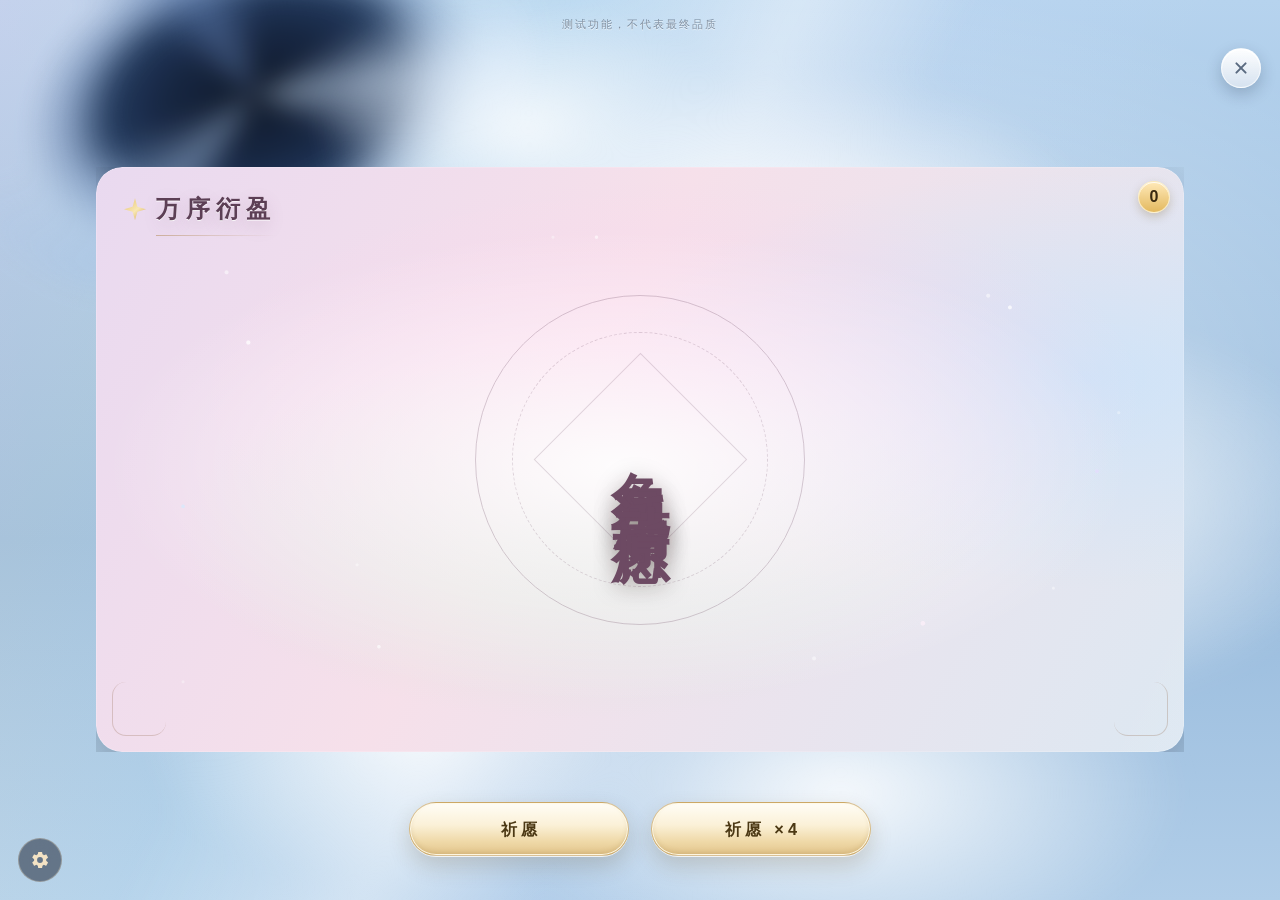
<file: wish.html>
<!DOCTYPE html>
<html lang="zh-CN">
<head>
  <meta charset="UTF-8" />
  <meta name="viewport" content="width=device-width, initial-scale=1.0" />
  <title>祈愿 · 特殊模式</title>
  <link rel="stylesheet" href="wish_assets/vendor/bootstrap.min.css" />
  <link rel="stylesheet" href="wish_assets/vendor/carousel.min.css" />
  <link rel="stylesheet" href="wish_assets/css/style.css" />
</head>
<body>
  <!-- ============ 卡池页 ============ -->
  <div id="bannersView" class="wrapper banners">
    <div class="giws-banners-container">
      <div class="heading">
        <div class="wish-notice">测试功能，不代表最终品质</div>
        <button class="close-window" id="closeWindow" type="button" aria-label="退出特殊模式"></button>
      </div>

      <div class="carousel-container">
        <div class="carousel carousel-slider">
          <div class="slider-wrapper axis-horizontal">
            <ul class="slider animated" id="slider">
              <li class="slide slide-character">
                <div class="slide-surface" aria-hidden="true"></div>
                <div class="wish-counter" data-count-for="moment-of-bloom-2">0</div>
                <div class="slide-banner-name" aria-hidden="true">万序衍盈</div>
                <div class="slide-deco" aria-hidden="true"></div>
                <div class="slide-glyph" aria-hidden="true"></div>
                <div class="slide-title"><span>角色活动祈愿</span></div>
              </li>
            </ul>
          </div>
        </div>
      </div>

      <div class="action-container">
        <div class="wish-container">
          <button class="wish-button" id="wishBtn" type="button">祈愿</button>
          <button class="wish-button" id="wishBtn4" type="button">祈愿 ×4</button>
        </div>
      </div>
    </div>
  </div>

  <!-- ============ 抽卡动画页（Canvas 实时绘制） ============ -->
  <div id="wishView" hidden>
    <canvas id="wishCanvas" aria-hidden="true"></canvas>
    <div class="wish-burst-flash" id="wishFlash" aria-hidden="true"></div>
    <button class="skip-button" id="skipBtn" type="button">跳过</button>
  </div>

  <!-- ============ 结果页 ============ -->
  <div id="resultsView" class="wish-results" hidden>
    <button class="close-button" id="resultsClose" type="button" aria-label="返回卡池"></button>
    <div class="results-stage" id="resultsRow"></div>
    <div class="results-actions">
      <button class="again-button" id="againBtn" type="button">再来一次</button>
    </div>
  </div>

  <!-- ============ 设置（左下角） ============ -->
  <button class="settings-btn" id="settingsBtn" type="button" aria-label="设置" aria-expanded="false" aria-controls="settingsPanel">
    <svg viewBox="0 0 24 24" width="20" height="20" aria-hidden="true" focusable="false">
      <path fill="currentColor" d="M19.4 13a7.9 7.9 0 0 0 .05-1 7.9 7.9 0 0 0-.05-1l2-1.6a.5.5 0 0 0 .12-.63l-1.9-3.3a.5.5 0 0 0-.6-.22l-2.36.95a7.3 7.3 0 0 0-1.73-1l-.36-2.5a.5.5 0 0 0-.5-.42h-3.8a.5.5 0 0 0-.5.42l-.36 2.5a7.3 7.3 0 0 0-1.73 1l-2.36-.95a.5.5 0 0 0-.6.22l-1.9 3.3a.5.5 0 0 0 .12.63l2 1.6a7.9 7.9 0 0 0 0 2l-2 1.6a.5.5 0 0 0-.12.63l1.9 3.3a.5.5 0 0 0 .6.22l2.36-.95a7.3 7.3 0 0 0 1.73 1l.36 2.5a.5.5 0 0 0 .5.42h3.8a.5.5 0 0 0 .5-.42l.36-2.5a7.3 7.3 0 0 0 1.73-1l2.36.95a.5.5 0 0 0 .6-.22l1.9-3.3a.5.5 0 0 0-.12-.63l-2-1.6ZM12 15.5A3.5 3.5 0 1 1 12 8.5a3.5 3.5 0 0 1 0 7Z"/>
    </svg>
  </button>
  <div class="settings-panel" id="settingsPanel" hidden>
    <div class="settings-head">
      <span>设置</span>
      <button class="settings-close" id="settingsClose" type="button" aria-label="关闭设置">×</button>
    </div>
    <div class="settings-section">
      <div class="settings-row">
        <div class="settings-label"><span>一键静音</span><small>关闭祈愿页全部音效</small></div>
        <button class="toggle" id="muteToggle" type="button" role="switch" aria-checked="false"><span class="toggle-knob"></span></button>
      </div>
      <div class="settings-row settings-row-slider">
        <div class="settings-label"><span>音量</span><small id="volumeText">80%</small></div>
        <input class="settings-range" id="volumeRange" type="range" min="0" max="100" step="1" value="80" aria-label="音量" />
      </div>
    </div>
    <div class="settings-section">
      <div class="settings-row">
        <div class="settings-label"><span>音效拓展</span><small>结果揭示与列表音效 · 默认不加载</small></div>
        <button class="toggle" id="extendedToggle" type="button" role="switch" aria-checked="false"><span class="toggle-knob"></span></button>
      </div>
    </div>
  </div>

  <div class="giws-toast" id="giwsToast" aria-hidden="true"></div>

  <script src="wish_assets/js/wish.js"></script>
</body>
</html>
</file>
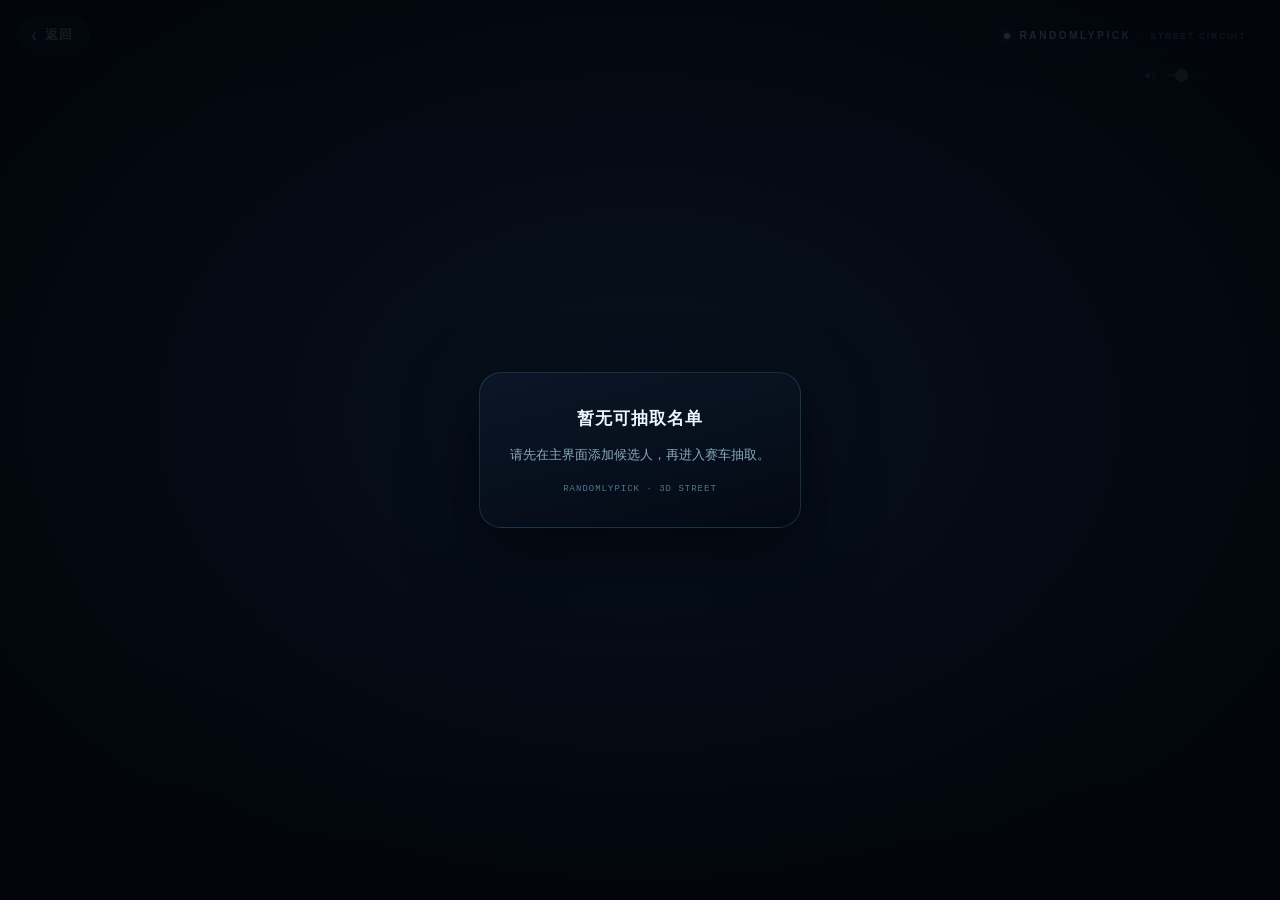
<file: 分支/race.html>
<!DOCTYPE html>
<html lang="zh-CN">
<head>
<meta charset="UTF-8">
<meta name="viewport" content="width=device-width, initial-scale=1.0, maximum-scale=1.0, user-scalable=no, viewport-fit=cover">
<title>极速抽取 · RandomlyPick 3D</title>
<style>
/* ==========================================================
   3D 极速抽取 —— 夜赛城市 · 程序化超跑 · 路面名单
   ========================================================== */
:root{
  /* 赛车模式整体压低饱和度：文字与控件偏雾蓝，不再用高亮霓虹压屏 */
  --ink:#dbe8f1;
  --muted:#8ba0b3;
  --dim:#5c7286;
  --cyan:#7ed3e4;
  --blue:#78a6d4;
  --violet:#ab9bd3;
  --amber:#e5c59a;
  --red:#dc8b96;
  --panel:rgba(7,15,26,.60);
  --panel-2:rgba(10,20,34,.72);
  --stroke:rgba(158,198,220,.13);
  --stroke-2:rgba(158,198,220,.25);
  --spring:cubic-bezier(.22,.85,.28,1);
  --ease:cubic-bezier(.2,.8,.3,1);
  --mono:ui-monospace,SFMono-Regular,Menlo,Consolas,"Liberation Mono",monospace;
}
*{ margin:0; padding:0; box-sizing:border-box; -webkit-tap-highlight-color:transparent; }
html,body{ height:100%; overflow:hidden; background:#03060c; }
body{
  font-family:-apple-system,BlinkMacSystemFont,"Segoe UI","PingFang SC","Microsoft YaHei",sans-serif;
  color:var(--ink);
  user-select:none; -webkit-user-select:none;
  -webkit-font-smoothing:antialiased;
}
button{ font-family:inherit; color:inherit; }
#scene{ position:fixed; inset:0; z-index:0; pointer-events:none; }
#scene canvas{ display:block; width:100%; height:100%; }

/* ---------- 屏幕特效 ---------- */
.fx{ position:fixed; inset:0; pointer-events:none; }
.vignette{
  z-index:2;
  background:
    radial-gradient(115% 90% at 50% 36%, rgba(0,0,0,0) 38%, rgba(0,0,0,.42) 78%, rgba(0,0,0,.78) 100%),
    linear-gradient(180deg, rgba(0,0,0,.34), rgba(0,0,0,0) 18%, rgba(0,0,0,0) 78%, rgba(0,0,0,.42));
  mix-blend-mode:multiply;
}
.speedlines{
  z-index:3; opacity:0;
  background:repeating-conic-gradient(from 0deg at 50% 55%, rgba(160,236,255,.85) 0deg .28deg, rgba(160,236,255,0) .28deg 5.4deg);
  -webkit-mask:radial-gradient(circle at 50% 55%, transparent 20%, rgba(0,0,0,.9) 72%);
  mask:radial-gradient(circle at 50% 55%, transparent 20%, rgba(0,0,0,.9) 72%);
  filter:blur(.5px);
  transform:scale(1.22);
  will-change:opacity,transform;
  mix-blend-mode:screen;
}
.boostfx{
  z-index:3; opacity:0;
  background:
    radial-gradient(70% 60% at 50% 58%, rgba(52,226,255,.14), rgba(52,226,255,0) 70%),
    linear-gradient(90deg, rgba(52,226,255,.20), rgba(52,226,255,0) 16%, rgba(52,226,255,0) 84%, rgba(52,226,255,.20));
  mix-blend-mode:screen;
  transition:opacity .16s linear;
}

/* ---------- 顶部 HUD ---------- */
.hud-top{
  position:fixed; top:calc(16px + env(safe-area-inset-top)); left:18px; right:18px; z-index:40;
  display:flex; align-items:center; justify-content:space-between; gap:14px;
  pointer-events:none;
}
.hud-back{
  pointer-events:auto;
  display:inline-flex; align-items:center; gap:7px;
  padding:10px 16px 10px 12px; border:1px solid var(--stroke);
  border-radius:999px; cursor:pointer;
  font-size:12.5px; font-weight:600; letter-spacing:1px;
  color:#d3e2ec;
  background:linear-gradient(180deg, rgba(17,31,47,.68), rgba(8,16,27,.52));
  backdrop-filter:blur(18px) saturate(1.15); -webkit-backdrop-filter:blur(18px) saturate(1.15);
  box-shadow:0 8px 24px rgba(0,0,0,.24), inset 0 1px 0 rgba(255,255,255,.06);
  transition:transform .18s var(--spring), border-color .18s, background .18s;
}
.hud-back:hover{ border-color:var(--stroke-2); background:linear-gradient(180deg, rgba(26,43,60,.72), rgba(11,21,34,.58)); }
.hud-back:active{ transform:scale(.95); }
.hud-back .chev{ font-size:18px; line-height:0; color:var(--cyan); margin-top:-1px; }
.hud-brand{
  display:flex; align-items:center; gap:9px;
  padding:9px 15px; border-radius:999px;
  border:1px solid rgba(150,192,216,.11);
  background:rgba(7,14,24,.36);
  backdrop-filter:blur(14px); -webkit-backdrop-filter:blur(14px);
  color:#aec6d6;
  letter-spacing:2.6px; font-size:10px; font-weight:700;
  white-space:nowrap;
}
.hud-brand .brand-dot{
  width:6px; height:6px; border-radius:50%; background:var(--cyan);
  box-shadow:0 0 8px rgba(126,211,228,.55), 0 0 18px rgba(126,211,228,.28);
  animation:dotPulse 2.4s ease-in-out infinite;
}
.hud-brand em{
  font-style:normal; font-size:8.5px; color:#748b9f; letter-spacing:1.8px;
  border-left:1px solid rgba(150,192,216,.14); padding-left:9px;
}
@keyframes dotPulse{ 0%,100%{ opacity:1; transform:scale(1); } 50%{ opacity:.55; transform:scale(.75); } }
.hud-meta{
  display:flex; align-items:baseline; gap:6px;
  padding:9px 15px; border-radius:999px;
  font-family:var(--mono); font-size:10px; color:#8aa4b6; letter-spacing:1px;
  border:1px solid rgba(150,192,216,.10); background:rgba(7,14,24,.34);
  backdrop-filter:blur(12px); -webkit-backdrop-filter:blur(12px);
}
.hud-meta b{ color:#d6e6ef; font-size:12px; font-weight:600; font-variant-numeric:tabular-nums; }
.hud-meta span{ color:#748d9f; font-size:8.5px; letter-spacing:1.5px; }
.hud-meta .meta-item{ display:inline-flex; align-items:baseline; gap:6px; }
.hud-meta .meta-sep{ width:1px; height:10px; align-self:center; background:rgba(158,198,220,.16); }
.hud-meta #fpsValue{ min-width:2ch; text-align:right; }
.hud-meta #fpsValue.warn{ color:#dcc59f; }
.hud-meta #fpsValue.bad{ color:#d99ba3; }

/* ---------- 音量控件（低调，悬停/聚焦时浮现） ---------- */
.hud-audio{
  position:fixed; top:calc(58px + env(safe-area-inset-top)); right:18px; z-index:40;
  display:flex; align-items:center; gap:7px;
  padding:5px 9px 5px 7px; border-radius:999px;
  border:1px solid rgba(150,192,216,.09);
  background:rgba(7,14,24,.26);
  backdrop-filter:blur(12px); -webkit-backdrop-filter:blur(12px);
  opacity:.42;
  transition:opacity .25s ease, border-color .25s ease, background .25s ease;
}
.hud-audio:hover, .hud-audio:focus-within{ opacity:.96; border-color:rgba(150,192,216,.20); background:rgba(7,14,24,.44); }
.hud-audio.is-muted{ opacity:.55; }
.audio-btn{
  display:grid; place-items:center; width:22px; height:22px; padding:0;
  border:0; background:none; color:#a9c0d0; cursor:pointer;
  touch-action:manipulation;
}
.audio-btn svg{ width:15px; height:15px; display:block; }
.audio-btn .wave{ transition:opacity .2s; }
.audio-btn .slash{ opacity:0; transition:opacity .2s; }
.audio-btn.muted{ color:#7e94a5; }
.audio-btn.muted .wave{ opacity:0; }
.audio-btn.muted .slash{ opacity:1; }
.audio-range{
  -webkit-appearance:none; appearance:none;
  width:84px; height:20px; margin:0; padding:0; background:none; cursor:pointer;
  --val:10%;
}
.audio-range::-webkit-slider-runnable-track{
  height:3px; border-radius:3px;
  background:linear-gradient(90deg, rgba(126,211,228,.55) 0 var(--val), rgba(158,198,220,.16) var(--val) 100%);
}
.audio-range::-webkit-slider-thumb{
  -webkit-appearance:none; width:13px; height:13px; margin-top:-5px;
  border-radius:50%; background:#d7ebf2; box-shadow:0 0 8px rgba(126,211,228,.40), 0 1px 3px rgba(0,0,0,.35);
}
.audio-range::-moz-range-track{ height:3px; border-radius:3px; background:rgba(158,198,220,.16); }
.audio-range::-moz-range-progress{ height:3px; border-radius:3px; background:rgba(126,211,228,.55); }
.audio-range::-moz-range-thumb{ width:13px; height:13px; border:0; border-radius:50%; background:#d7ebf2; box-shadow:0 0 8px rgba(126,211,228,.40); }

/* ---------- 开始面板 ---------- */
.start-panel{
  position:fixed; left:50%; bottom:clamp(56px, 10vh, 108px); z-index:20;
  transform:translate(-50%, 0); width:min(560px, calc(100vw - 36px));
  text-align:center; pointer-events:none;
  transition:opacity .45s var(--ease), transform .55s var(--spring), visibility 0s linear .45s;
}
body:not([data-phase="idle"]) .start-panel{
  opacity:0; transform:translate(-50%, 24px) scale(.98);
  visibility:hidden; pointer-events:none;
}
.start-kicker{
  display:inline-flex; align-items:center; gap:10px;
  font-family:var(--mono); font-size:9.5px; letter-spacing:4px; color:#829db1;
  margin-bottom:15px;
}
.start-kicker::before,.start-kicker::after{
  content:''; width:34px; height:1px;
  background:linear-gradient(90deg, transparent, rgba(140,205,222,.5));
}
.start-kicker::after{ background:linear-gradient(90deg, rgba(140,205,222,.5), transparent); }
.start-panel h1{
  font-size:clamp(44px, 8vw, 78px); font-weight:900; letter-spacing:3px; line-height:1.02;
  color:#e8f2f8;
  background:linear-gradient(100deg, #eef7fb 6%, #b9dfe8 42%, #8db3d8 70%, #b3a6d4 100%);
  -webkit-background-clip:text; background-clip:text; -webkit-text-fill-color:transparent;
  filter:drop-shadow(0 8px 30px rgba(62,126,170,.20));
}
.start-panel h1 span{
  background:linear-gradient(100deg, #b2e6ee, #86aed6 60%, #b1a2d2);
  -webkit-background-clip:text; background-clip:text; -webkit-text-fill-color:transparent;
}
.start-sub{
  margin:15px auto 26px; max-width:420px;
  font-size:13px; line-height:1.8; letter-spacing:.7px; color:#89a3b7;
  text-shadow:0 2px 18px rgba(0,0,0,.45);
}
.start-btn{
  pointer-events:auto; position:relative; overflow:hidden;
  min-width:206px; padding:16px 38px; border:none; border-radius:999px; cursor:pointer;
  font-size:15px; font-weight:800; letter-spacing:4px; color:#0b1c29;
  background:linear-gradient(180deg, #a6dee6 0%, #82bcd4 40%, #6f9ac8 100%);
  box-shadow:0 12px 38px rgba(58,112,152,.28), 0 0 0 1px rgba(205,238,245,.24) inset, 0 2px 0 rgba(255,255,255,.36) inset;
  transition:transform .22s var(--spring), box-shadow .22s, filter .22s;
}
.start-btn::after{
  content:''; position:absolute; inset:0; pointer-events:none;
  background:linear-gradient(112deg, transparent 20%, rgba(255,255,255,.40) 43%, transparent 62%);
  transform:translateX(-130%);
  animation:btnSheen 4.6s ease-in-out infinite;
}
@keyframes btnSheen{ 0%,58%{ transform:translateX(-130%);} 78%,100%{ transform:translateX(130%);} }
.start-btn:hover{ transform:translateY(-2px); box-shadow:0 16px 44px rgba(58,112,152,.36), 0 0 0 1px rgba(218,244,250,.34) inset, 0 2px 0 rgba(255,255,255,.44) inset; }
.start-btn:active{ transform:scale(.96); }
.start-btn:disabled{ filter:grayscale(.35) brightness(.82); cursor:default; transform:none; }
.start-hint{
  margin-top:22px; display:flex; align-items:center; justify-content:center; gap:9px; flex-wrap:wrap;
  font-family:var(--mono); font-size:9px; letter-spacing:1.8px; color:#748ca0;
}
.start-hint kbd{
  display:inline-flex; align-items:center; justify-content:center;
  min-width:24px; height:20px; padding:0 6px;
  border-radius:5px; font-family:var(--mono); font-size:8px; letter-spacing:1px; color:#b2ccda;
  border:1px solid rgba(150,196,216,.20); background:rgba(15,28,43,.66);
  box-shadow:0 1px 0 rgba(255,255,255,.05) inset;
}
.start-hint i{ width:3px; height:3px; border-radius:50%; background:#486173; }
.touch-hint{ display:none; }

/* ---------- 仪表盘 ---------- */
.speedo{
  position:fixed; left:calc(18px + env(safe-area-inset-left)); bottom:calc(18px + env(safe-area-inset-bottom));
  z-index:25; width:clamp(154px, 16.5vw, 210px);
  padding:12px 13px 11px;
  border-radius:22px;
  border:1px solid rgba(150,200,222,.14);
  background:
    radial-gradient(120% 100% at 20% 0%, rgba(64,120,165,.12), rgba(64,120,165,0) 58%),
    linear-gradient(165deg, rgba(13,24,38,.78), rgba(5,11,19,.66));
  backdrop-filter:blur(22px) saturate(1.15); -webkit-backdrop-filter:blur(22px) saturate(1.15);
  box-shadow:0 18px 44px rgba(0,0,0,.30), 0 1px 0 rgba(255,255,255,.06) inset, 0 0 0 1px rgba(0,0,0,.16) inset;
  transition:opacity .4s var(--ease), transform .5s var(--spring);
  overflow:hidden;
}
.speedo::before{
  content:''; position:absolute; left:14px; right:14px; top:0; height:1px;
  background:linear-gradient(90deg, transparent, rgba(140,214,230,.45), transparent);
  opacity:.65;
}
.speedo-top{
  display:flex; align-items:center; justify-content:space-between;
  font-family:var(--mono); font-size:7.5px; letter-spacing:2px; color:#70879a;
  padding:0 2px;
}
.speedo-top #nitroState{ color:#76b7c2; letter-spacing:1px; }
.speedo-top #nitroState.boost{ color:var(--cyan); text-shadow:0 0 8px rgba(126,211,228,.5); }
.speedo-top #nitroState.empty{ color:#97727a; }
.speedo svg{ display:block; width:100%; height:auto; overflow:visible; margin-top:2px; }
.dial-halo{ fill:none; stroke:rgba(90,160,200,.06); stroke-width:16; }
.dial-track{ fill:none; stroke:rgba(150,195,225,.10); stroke-width:5.2; stroke-linecap:round; }
.dial-arc{
  fill:none; stroke:url(#dialGrad); stroke-width:5.2; stroke-linecap:round;
  filter:url(#dialGlow);
  transition:none;
}
.dial-tick{ stroke:rgba(175,208,228,.34); stroke-width:1; }
.dial-tick.major{ stroke:rgba(205,228,242,.66); stroke-width:1.35; }
.dial-label{
  fill:#6c8496; font-family:var(--mono); font-size:7.3px; letter-spacing:.4px;
  text-anchor:middle; dominant-baseline:middle;
}
.dial-needle line{ stroke:url(#needleGrad); stroke-width:2.5; stroke-linecap:round; filter:url(#needleGlow); }
.dial-needle circle{ fill:#e394a0; filter:url(#needleGlow); }
.dial-hub{ fill:#0c1723; stroke:#7897aa; stroke-width:1.5; }
.dial-hub-dot{ fill:#c3e6ec; }
.speed-row{
  display:flex; align-items:baseline; gap:5px; margin-top:-18px; padding:0 2px;
  position:relative; z-index:2;
}
.speed-row #speedValue{
  font-family:var(--mono); font-size:clamp(27px,3vw,36px); font-weight:600; line-height:1;
  letter-spacing:-1.5px; color:#dfeaf2; font-variant-numeric:tabular-nums;
  text-shadow:0 0 20px rgba(126,200,218,.20);
}
.speed-row small{ font-family:var(--mono); font-size:8px; letter-spacing:1.2px; color:#778fa2; }
.gear{
  margin-left:auto; display:flex; align-items:baseline; gap:5px;
  font-family:var(--mono); font-size:7px; letter-spacing:1px; color:#6a8194;
}
.gear b{ font-size:15px; font-weight:600; color:#a7d4de; letter-spacing:0; }
.nitro-hud{ margin-top:10px; }
.nitro-head{
  display:flex; align-items:center; justify-content:space-between;
  font-family:var(--mono); font-size:7.5px; letter-spacing:1.6px; color:#778ea0;
}
.nitro-head b{ font-weight:500; color:#95c6d0; font-size:8px; letter-spacing:1px; }
.nitro-head .bolt{ font-style:normal; color:var(--cyan); margin-right:3px; }
.nitro-track{
  position:relative; height:5px; margin-top:6px; border-radius:99px; overflow:hidden;
  background:rgba(140,190,215,.10);
  box-shadow:0 1px 2px rgba(0,0,0,.30) inset;
}
.nitro-track::after{
  content:''; position:absolute; inset:0; pointer-events:none;
  background:repeating-linear-gradient(90deg, transparent 0 11px, rgba(4,10,18,.65) 11px 13px);
  opacity:.5;
}
#nitroFill{
  display:block; height:100%; width:100%; transform-origin:0 50%; transform:scaleX(.6);
  border-radius:inherit;
  background:linear-gradient(90deg, #5d93c6, #79c2d2 64%, #bfe3e7);
  box-shadow:0 0 12px rgba(126,200,218,.35);
  transition:transform .08s linear, filter .2s;
}
.speedo.refill #nitroFill{ filter:brightness(1.4); }
.speedo.boost{ border-color:rgba(140,220,230,.25); box-shadow:0 18px 50px rgba(0,0,0,.32), 0 0 26px rgba(126,211,228,.06) inset, 0 1px 0 rgba(255,255,255,.07) inset; }

/* ---------- 驾驶按钮 ---------- */
.controls{
  position:fixed; right:calc(20px + env(safe-area-inset-right)); bottom:calc(22px + env(safe-area-inset-bottom));
  z-index:26; display:flex; align-items:flex-end; gap:14px;
  opacity:0; visibility:hidden; transform:translateY(18px);
  pointer-events:none;
  transition:opacity .35s var(--ease), transform .45s var(--spring), visibility 0s linear .35s;
}
body[data-phase="running"] .controls,
body[data-phase="stopping"] .controls{
  opacity:1; visibility:visible; transform:none;
  pointer-events:none;
  transition:opacity .35s var(--ease), transform .45s var(--spring);
}
.ctrl{
  pointer-events:auto; position:relative;
  display:flex; flex-direction:column; align-items:center; justify-content:center; gap:3px;
  border-radius:50%; cursor:pointer; touch-action:none;
  border:1px solid rgba(255,255,255,.13);
  color:#eaf3f8;
  transition:transform .16s var(--spring), filter .16s, box-shadow .16s;
  -webkit-user-select:none; user-select:none;
}
.ctrl::before{
  content:''; position:absolute; inset:5px; border-radius:50%;
  border:1px solid rgba(255,255,255,.13);
  pointer-events:none;
}
.ctrl .ctrl-icon{ font-size:16px; line-height:1; margin-top:1px; opacity:.9; }
.ctrl b{ font-size:11.5px; font-weight:700; letter-spacing:1.5px; }
.ctrl small{ font-family:var(--mono); font-size:6.5px; letter-spacing:1.4px; opacity:.66; }
.ctrl:active{ transform:scale(.93); }
.ctrl.nitro{
  width:clamp(70px, 7.2vw, 84px); height:clamp(70px, 7.2vw, 84px);
  background:
    radial-gradient(circle at 35% 24%, rgba(224,247,250,.36), transparent 32%),
    linear-gradient(155deg, rgba(94,172,196,.92), rgba(58,103,150,.94) 72%, rgba(39,64,100,.95));
  box-shadow:0 10px 30px rgba(42,112,150,.28), 0 0 0 1px rgba(160,230,240,.16) inset, 0 1px 0 rgba(255,255,255,.28) inset;
}
.ctrl.nitro.active{
  transform:scale(.96);
  filter:brightness(1.12) saturate(1.05);
  box-shadow:0 0 32px rgba(126,211,228,.32), 0 10px 30px rgba(42,112,150,.32), 0 0 0 1px rgba(190,242,248,.30) inset;
}
.ctrl.brake{
  width:clamp(84px, 8.8vw, 102px); height:clamp(84px, 8.8vw, 102px);
  background:
    radial-gradient(circle at 34% 22%, rgba(255,222,214,.34), transparent 33%),
    linear-gradient(155deg, rgba(198,116,122,.94), rgba(136,64,82,.95) 68%, rgba(79,36,50,.96));
  box-shadow:0 12px 34px rgba(170,70,86,.26), 0 0 0 1px rgba(255,170,166,.16) inset, 0 1px 0 rgba(255,255,255,.24) inset;
}
.ctrl.brake.active{
  transform:scale(.94);
  filter:brightness(1.10) saturate(1.05);
  box-shadow:0 0 36px rgba(220,120,136,.30), 0 12px 34px rgba(170,70,86,.30), 0 0 0 1px rgba(255,200,192,.30) inset;
}
.drive-hint{
  position:fixed; left:50%; bottom:calc(26px + env(safe-area-inset-bottom)); z-index:18;
  transform:translateX(-50%);
  font-family:var(--mono); font-size:8.5px; letter-spacing:2.2px; color:#617f96;
  white-space:nowrap; pointer-events:none;
  opacity:0; transition:opacity .4s var(--ease);
}
body[data-phase="running"] .drive-hint,
body[data-phase="stopping"] .drive-hint{ opacity:.8; }
body[data-phase="running"] .drive-hint.dim,
body[data-phase="stopping"] .drive-hint.dim{ opacity:0; }

/* ---------- 结果面板 ---------- */
.result-dock{
  position:fixed; left:50%; bottom:calc(22px + env(safe-area-inset-bottom)); z-index:35;
  width:min(560px, calc(100vw - 40px));
  transform:translate(-50%, 30px) scale(.985);
  opacity:0; visibility:hidden; pointer-events:none;
  border-radius:20px;
  border:1px solid rgba(150,205,225,.20);
  background:
    radial-gradient(120% 140% at 12% 0%, rgba(68,122,170,.16), rgba(68,122,170,0) 52%),
    linear-gradient(160deg, rgba(12,23,39,.90), rgba(5,12,22,.87));
  backdrop-filter:blur(28px) saturate(1.2); -webkit-backdrop-filter:blur(28px) saturate(1.2);
  box-shadow:0 26px 72px rgba(0,0,0,.46), 0 1px 0 rgba(255,255,255,.07) inset, 0 0 44px rgba(100,180,210,.05) inset;
  display:flex; align-items:center; gap:18px;
  padding:14px 16px 14px 20px;
  transition:opacity .4s var(--ease), transform .5s var(--spring), visibility 0s linear .4s;
}
.result-dock::before{
  content:''; position:absolute; left:24px; right:24px; top:0; height:1px;
  background:linear-gradient(90deg, transparent, rgba(140,220,232,.5), transparent);
}
.result-dock.show{
  opacity:1; visibility:visible; pointer-events:auto;
  transform:translate(-50%, 0) scale(1);
  transition:opacity .4s var(--ease), transform .5s var(--spring);
}
.result-copy{ min-width:0; flex:1; display:flex; flex-direction:column; gap:3px; }
.result-kicker{
  font-family:var(--mono); font-size:7.5px; letter-spacing:3px; color:#7892a5;
}
.result-name{
  font-size:clamp(20px, 2.4vw, 27px); font-weight:800; letter-spacing:1px; line-height:1.25;
  color:#e2edf4; overflow:hidden; text-overflow:ellipsis; white-space:nowrap;
  text-shadow:0 0 22px rgba(126,200,218,.18);
}
.result-name::after{ content:''; display:block; }
.result-sub{ font-size:10px; letter-spacing:.8px; color:#768c9e; }
.result-actions{ display:flex; align-items:center; gap:8px; flex-shrink:0; }
.r-btn{
  padding:10px 16px; border-radius:12px; border:1px solid rgba(150,200,225,.14);
  cursor:pointer; font-size:11.5px; font-weight:600; letter-spacing:1.2px; color:#c2d7e4;
  background:rgba(255,255,255,.05);
  transition:transform .16s var(--spring), background .16s, border-color .16s;
}
.r-btn:hover{ background:rgba(255,255,255,.085); border-color:rgba(170,215,235,.24); }
.r-btn:active{ transform:scale(.95); }
.r-btn.primary{
  color:#10232f; border-color:transparent;
  background:linear-gradient(180deg, #a4dde5, #7fb6d5 48%, #7098c7);
  box-shadow:0 6px 18px rgba(62,122,165,.24), 0 1px 0 rgba(255,255,255,.34) inset;
}
.r-btn.primary:hover{ filter:brightness(1.04); }

/* ---------- Loading / 空状态 ---------- */
.loading,.empty{
  position:fixed; inset:0; z-index:80;
  display:flex; align-items:center; justify-content:center;
  padding:24px;
  background:radial-gradient(60% 60% at 50% 46%, rgba(12,27,46,.52), rgba(2,6,12,.9));
  transition:opacity .45s var(--ease), visibility 0s linear .45s;
}
.loading[hidden],.empty[hidden]{ display:none; }
.loading.hide{ opacity:0; visibility:hidden; pointer-events:none; }
.load-card{
  display:flex; flex-direction:column; align-items:center; gap:15px;
  padding:30px 40px 28px; border-radius:22px;
  border:1px solid rgba(121,213,255,.16);
  background:linear-gradient(165deg, rgba(11,24,42,.84), rgba(4,10,19,.76));
  box-shadow:0 24px 70px rgba(0,0,0,.45), 0 1px 0 rgba(255,255,255,.07) inset;
  text-align:center;
}
.spinner{
  width:38px; height:38px; border-radius:50%;
  border:2.5px solid rgba(86,199,255,.16); border-top-color:var(--cyan);
  animation:spin 1s linear infinite;
  box-shadow:0 0 20px rgba(56,217,255,.12);
}
@keyframes spin{ to{ transform:rotate(360deg); } }
#loadingText{ font-size:12.5px; letter-spacing:1.5px; color:#a9c2d2; }
.load-sub{ font-family:var(--mono); font-size:7.5px; letter-spacing:2.6px; color:#5f7a8d; margin-top:-5px; }
.empty-card{
  max-width:340px; text-align:center; padding:30px 30px 28px; border-radius:22px;
  border:1px solid rgba(121,213,255,.16);
  background:linear-gradient(165deg, rgba(11,24,42,.9), rgba(4,10,19,.84));
  box-shadow:0 24px 70px rgba(0,0,0,.5);
  font-size:13px; line-height:1.9; color:#8ba8bd;
}
.empty-card b{ display:block; font-size:17px; color:#e9f7ff; margin-bottom:7px; letter-spacing:1px; }
.empty-card .empty-tip{ margin-top:14px; font-family:var(--mono); font-size:9px; letter-spacing:1px; color:#54748c; }

/* ---------- 黑场转场 ---------- */
.fader{
  position:fixed; inset:0; z-index:70; background:#02050a;
  opacity:0; pointer-events:none;
  transition:opacity .26s ease;
}
.fader.show{ opacity:1; }

/* ---------- 状态可见性 ---------- */
body[data-phase="idle"] .speedo{ opacity:.88; }
body.result-open .speedo{ opacity:.26; }
body.result-open .controls{ opacity:0 !important; visibility:hidden !important; }
body.no-names .start-panel,
body.no-names .controls,
body.no-names .speedo,
body.no-names .hud-meta{ display:none; }

/* ---------- 移动端 ---------- */
@media (max-width:760px){
  .hud-top{ top:calc(12px + env(safe-area-inset-top)); left:12px; right:12px; }
  .hud-back{ padding:9px 13px 9px 10px; font-size:11.5px; }
  .hud-brand{ padding:8px 11px; font-size:8.5px; letter-spacing:1.8px; gap:7px; }
  .hud-brand em{ display:none; }
  .hud-meta{ display:flex; padding:7px 10px; gap:0; }
  .hud-meta .meta-cand, .hud-meta .meta-sep{ display:none; }
  .hud-meta b{ font-size:11px; }
  .hud-meta span{ font-size:7.5px; letter-spacing:1px; }
  .hud-audio{ top:calc(50px + env(safe-area-inset-top)); right:12px; padding:6px 9px 6px 7px; gap:7px; opacity:.55; }
  .audio-range{ width:64px; }
  .start-panel{ bottom:calc(30px + env(safe-area-inset-bottom)); }
  .start-sub{ font-size:12px; margin:12px auto 21px; }
  .start-btn{ min-width:184px; padding:15px 32px; font-size:14px; }
  .start-hint{ margin-top:18px; }
  .keys-hint{ display:none; }
  .touch-hint{ display:flex; }
  .speedo{
    left:calc(10px + env(safe-area-inset-left)); bottom:calc(10px + env(safe-area-inset-bottom));
    width:144px; padding:9px 10px 8px; border-radius:17px;
  }
  /* 窄屏开始面板会与左下角仪表重叠：待机时收起，发车后浮现 */
  body[data-phase="idle"] .speedo{
    opacity:0; visibility:hidden; transform:translateY(12px); pointer-events:none;
  }
  .speed-row{ margin-top:-13px; }
  .speed-row #speedValue{ font-size:23px; }
  .speedo-top{ font-size:6.5px; letter-spacing:1.2px; }
  .nitro-hud{ margin-top:7px; }
  .controls{ right:calc(12px + env(safe-area-inset-right)); bottom:calc(14px + env(safe-area-inset-bottom)); gap:9px; }
  .ctrl.nitro{ width:64px; height:64px; }
  .ctrl.brake{ width:80px; height:80px; }
  .ctrl .ctrl-icon{ font-size:13px; }
  .ctrl b{ font-size:10px; }
  .ctrl small{ font-size:5.8px; }
  .drive-hint{ display:none; }
  .result-dock{
    width:calc(100vw - 20px);
    bottom:calc(12px + env(safe-area-inset-bottom));
    padding:12px 12px 12px 15px; gap:10px; flex-wrap:wrap; border-radius:17px;
  }
  .result-actions{ width:100%; justify-content:flex-end; }
  .result-name{ font-size:19px; }
  body.result-open .speedo{ opacity:0; transform:translateY(14px); pointer-events:none; }
  body.result-open .hud-brand{ opacity:.4; }
  .loading,.empty{ padding:16px; }
  .load-card{ padding:26px 30px 24px; }
}
@media (max-width:400px){
  .hud-brand{ display:none; }
  .start-panel h1{ font-size:40px; }
  .speedo{ width:134px; }
  .result-dock{ flex-wrap:wrap; }
}
@media (min-width:761px) and (max-width:980px){
  body.result-open .speedo{ opacity:0; transform:translateY(14px); pointer-events:none; }
}

/* 触屏/键盘焦点 */
button:focus-visible{ outline:2px solid rgba(140,214,230,.65); outline-offset:3px; }
@media (prefers-reduced-motion: reduce){
  *{ animation-duration:.001ms !important; animation-iteration-count:1 !important; }
  .speedlines{ display:none; }
}
</style>
</head>
<body data-phase="idle">
  <div id="scene"></div>

  <div class="fx vignette"></div>
  <div id="speedlines" class="fx speedlines"></div>
  <div id="boostfx" class="fx boostfx"></div>

  <header class="hud-top">
    <button id="backBtn" class="hud-back" type="button" aria-label="返回主界面"><span class="chev">‹</span> 返回</button>
    <div class="hud-brand"><span class="brand-dot"></span><b>RANDOMLYPICK</b><em>STREET CIRCUIT</em></div>
    <div class="hud-meta">
      <span class="meta-item meta-cand"><b id="candidateCount">—</b><span>候选</span></span>
      <i class="meta-sep" aria-hidden="true"></i>
      <span class="meta-item meta-fps"><b id="fpsValue">—</b><span>FPS</span></span>
    </div>
  </header>

  <div id="audioCtl" class="hud-audio" role="group" aria-label="音量">
    <button id="muteBtn" class="audio-btn" type="button" aria-label="静音" aria-pressed="false" title="静音">
      <svg viewBox="0 0 16 16" fill="none" stroke="currentColor" stroke-width="1.4" stroke-linecap="round" stroke-linejoin="round" aria-hidden="true">
        <path d="M2.2 6.1v3.8h2.1L7.7 12.2V3.8L4.3 6.1H2.2z" fill="currentColor" stroke="none"/>
        <path class="wave" d="M9.8 5.4a3.5 3.5 0 0 1 0 5.2"/>
        <path class="wave" d="M11.7 3.7a5.9 5.9 0 0 1 0 8.6" opacity=".62"/>
        <path class="slash" d="M3.2 12.8 12.8 3.2"/>
      </svg>
    </button>
    <input id="volumeRange" class="audio-range" type="range" min="0" max="100" step="1" value="10" aria-label="音量">
  </div>

  <section id="startPanel" class="start-panel">
    <div class="start-kicker">RANDOMLYPICK · 3D STREET</div>
    <h1>极速<span>抽取</span></h1>
    <p class="start-sub">名字铺满赛道。踩下刹车，赛车停在哪一个名字上，就抽中谁。</p>
    <button id="startBtn" class="start-btn" type="button" disabled>开始抽取</button>
    <div class="start-hint keys-hint">
      <kbd>SPACE</kbd><span>刹车</span><i></i><kbd>SHIFT</kbd><span>氮气</span><i></i><span>长按 N₂O 加速</span>
    </div>
    <div class="start-hint touch-hint">按住右下 N₂O 加速 · 点刹车抽选</div>
  </section>

  <aside id="speedo" class="speedo" aria-label="速度表">
    <div class="speedo-top"><span>SPEED</span><span id="nitroState">N₂O READY</span></div>
    <svg viewBox="0 0 220 200" aria-hidden="true">
      <defs>
        <linearGradient id="dialGrad" x1="0" y1="1" x2="1" y2="0">
          <stop offset="0%" stop-color="#6fc6d8"/>
          <stop offset="42%" stop-color="#7b9fd8"/>
          <stop offset="73%" stop-color="#a58fd0"/>
          <stop offset="100%" stop-color="#d98a95"/>
        </linearGradient>
        <linearGradient id="needleGrad" x1="0" y1="0" x2="1" y2="0">
          <stop offset="0%" stop-color="#f0d3d7"/>
          <stop offset="55%" stop-color="#df98a4"/>
          <stop offset="100%" stop-color="#d17988"/>
        </linearGradient>
        <filter id="dialGlow" x="-40%" y="-40%" width="180%" height="180%">
          <feGaussianBlur stdDeviation="2.4" result="b"/>
          <feMerge><feMergeNode in="b"/><feMergeNode in="SourceGraphic"/></feMerge>
        </filter>
        <filter id="needleGlow" x="-80%" y="-80%" width="260%" height="260%">
          <feGaussianBlur stdDeviation="2.2" result="b"/>
          <feMerge><feMergeNode in="b"/><feMergeNode in="SourceGraphic"/></feMerge>
        </filter>
      </defs>
      <circle class="dial-halo" cx="110" cy="100" r="83"/>
      <circle class="dial-track" cx="110" cy="100" r="83" transform="rotate(135 110 100)" id="dialTrack"/>
      <circle class="dial-arc" cx="110" cy="100" r="83" transform="rotate(135 110 100)" id="dialArc"/>
      <g id="dialTicks"></g>
      <g id="dialNeedle" class="dial-needle" transform="rotate(135 110 100)">
        <line x1="110" y1="100" x2="178" y2="100"/>
        <circle cx="178" cy="100" r="2.1"/>
      </g>
      <circle class="dial-hub" cx="110" cy="100" r="5.2"/>
      <circle class="dial-hub-dot" cx="110" cy="100" r="1.6"/>
    </svg>
    <div class="speed-row">
      <span id="speedValue">0</span><small>km/h</small>
      <span class="gear">GEAR <b id="gearValue">N</b></span>
    </div>
    <div class="nitro-hud">
      <div class="nitro-head"><span><i class="bolt">ϟ</i> NITRO</span><b id="nitroPct">60%</b></div>
      <div class="nitro-track"><i id="nitroFill"></i></div>
    </div>
  </aside>

  <div id="controls" class="controls">
    <button id="nitroBtn" class="ctrl nitro" type="button" aria-label="按住使用氮气">
      <span class="ctrl-icon">ϟ</span><b>N₂O</b><small>HOLD</small>
    </button>
    <button id="brakeBtn" class="ctrl brake" type="button" aria-label="刹车停止">
      <span class="ctrl-icon">▮▮</span><b>刹车</b><small>BRAKE</small>
    </button>
  </div>
  <div id="driveHint" class="drive-hint">空格刹车 · 长按 SHIFT 氮气 · 碾过名字回充 N₂O</div>

  <div id="resultDock" class="result-dock" role="dialog" aria-live="polite" aria-label="抽取结果">
    <div class="result-copy">
      <span class="result-kicker">DRAW RESULT · 本轮抽中</span>
      <strong id="resultName" class="result-name">—</strong>
      <span class="result-sub">赛车已停在这个名字上</span>
    </div>
    <div class="result-actions">
      <button id="againBtn" class="r-btn" type="button">再来一次</button>
      <button id="returnBtn" class="r-btn primary" type="button">返回主界面</button>
    </div>
  </div>

  <div id="fader" class="fader"></div>

  <div id="loading" class="loading">
    <div class="load-card">
      <div class="spinner"></div>
      <div id="loadingText">正在铺设赛道…</div>
      <div class="load-sub">WEBGL · PROCEDURAL CIRCUIT</div>
    </div>
  </div>

  <div id="empty" class="empty" hidden>
    <div class="empty-card">
      <b>暂无可抽取名单</b>
      请先在主界面添加候选人，再进入赛车抽取。
      <div class="empty-tip">RANDOMLYPICK · 3D STREET</div>
    </div>
  </div>

<!-- Three.js r160 经典脚本构建：file:// 双击与 http 部署均可用 -->
<script src="three.global.min.js"></script>
<script type="module">
'use strict';

/* ============================================================
   状态 / DOM
   ============================================================ */
const $ = (id) => document.getElementById(id);
const THREE = window.THREE;
const NAME_COLD = THREE ? new THREE.Color(0xdcebf4) : null;
const NAME_LIT = THREE ? new THREE.Color(0x9fe6f0) : null;
const NAME_WIN = THREE ? new THREE.Color(0xf2d9a6) : null;

const backBtn = $('backBtn'), startBtn = $('startBtn');
const loadingEl = $('loading'), loadingText = $('loadingText'), emptyEl = $('empty');
const speedo = $('speedo'), speedValue = $('speedValue'), gearValue = $('gearValue');
const nitroFill = $('nitroFill'), nitroPct = $('nitroPct'), nitroState = $('nitroState');
const dialNeedle = $('dialNeedle'), dialArc = $('dialArc');
const nitroBtn = $('nitroBtn'), brakeBtn = $('brakeBtn');
const resultDock = $('resultDock'), resultName = $('resultName');
const fader = $('fader'), candidateCount = $('candidateCount'), fpsValue = $('fpsValue');
const speedlines = $('speedlines'), boostfx = $('boostfx'), driveHint = $('driveHint');
const startPanel = $('startPanel');

const isTouch = matchMedia('(pointer: coarse)').matches || 'ontouchstart' in window;
const IS_MOBILE = isTouch || Math.min(innerWidth, innerHeight) < 700;
const REDUCED = matchMedia('(prefers-reduced-motion: reduce)').matches;

const clamp = (v,a,b) => Math.max(a, Math.min(b, v));
const lerp = (a,b,t) => a + (b-a)*t;
const smoothstep = (a,b,x) => { const t = clamp((x-a)/(b-a), 0, 1); return t*t*(3-2*t); };
const easeOutCubic = (t) => 1 - Math.pow(1-t, 3);
const easeInOutCubic = (t) => t < .5 ? 4*t*t*t : 1 - Math.pow(-2*t+2, 3)/2;
const damp = (a,b,lambda,dt) => lerp(a, b, 1 - Math.exp(-lambda*dt));
const nowSec = () => performance.now()/1000;

let names = [];
let scene = null, renderer = null, camera = null;
let raf = null, disposed = false, lastTime = 0, idleT = 0, phaseT = 0;
let phase = 'idle'; // idle | running | stopping | reveal

/* 赛道 / 名单 */
let trackEnd = 0, roadEnd = 0, slotSpacing = 26, nameGroup = null;
let nameSlots = [];
let nameTexCache = new Map();
const NAME_FIRST_Z = 60;

/* 车辆状态（世界单位 ≈ 米） */
const START_V = 18;
const BASE_MAX = 58;
const NITRO_MAX = 88;
const ACCEL = 16;
const NITRO_ACCEL = 33;
const BRAKE_A = 24;
let carZ = 0, vel = 0, prevVel = 0, carAccel = 0;
let nitro = 60, nitroHeld = false, nitroOn = false, nitroLock = false;
let stopTargetIndex = -1, stopTargetZ = 0, stopDecel = 0;
let winnerName = '', winnerSlot = null;
let groundRevealT = 0;
let nitroSfxPrev = false;
let fpsFrames = 0, fpsAt = 0;
let resultTimer = null;
let cameraReady = false;
let revealGroup = null, revealTex = null, revealMat = null, revealT = 0;
let beamGroup = null, beamMat = null;
let lastDisplay = -1, lastGear = '', lastNitroPct = -1;
let lastSpeedOpacity = -1, lastBoostOpacity = -1;
let refillTimer = null, hintTimer = null;

/* Three 对象 */
let carGroup = null, carBody = null, wheelRoots = [], wheelSpins = [];
let bodyPitch = 0, wheelAngle = 0;
let headlightSpots = [], sunLight = null, sunTarget = null;
let tailGlows = [], brakeLightMat = null, brakeLightCoreMat = null;
let nitroFlames = [], nitroGlowMat = null, nitroRearLight = null;
let startLightMats = [], startLightGlows = [];
let smoke = null, rings = null, burst = null;
let glowTex = null, envRT = null;
let skyTex = null;
let cityLampPoints = null;
let revealGlowMat = null;

/* 摄像机 */
const camPos = { x: 0, y: 0, z: 0 };
const camLook = { x: 0, y: 0, z: 0 };
let camFov = 58;

/* 仪表绘制 */
initDialTicks();
setPhase('idle');
updateHUD(0);

/* ============================================================
   通用工具 / 纹理
   ============================================================ */
function roundRect(ctx,x,y,w,h,r){
  r = Math.min(r, w/2, h/2);
  ctx.beginPath();
  ctx.moveTo(x+r,y);
  ctx.arcTo(x+w,y,x+w,y+h,r);
  ctx.arcTo(x+w,y+h,x,y+h,r);
  ctx.arcTo(x,y+h,x,y,r);
  ctx.arcTo(x,y,x+w,y,r);
  ctx.closePath();
}
function fitFont(ctx, text, maxW, start, weight, family){
  let size = start;
  do{
    ctx.font = weight + ' ' + size + 'px ' + family;
    if(ctx.measureText(text).width <= maxW) break;
    size -= 3;
  }while(size > 16);
  return size;
}
function spacedText(ctx, text, x, y, spacing){
  let total = 0;
  for(const ch of text) total += ctx.measureText(ch).width + spacing;
  total -= spacing;
  let cx = x - total/2;
  for(const ch of text){
    ctx.fillText(ch, cx, y);
    cx += ctx.measureText(ch).width + spacing;
  }
}
function makeCanvas(w,h,draw){
  const cv = document.createElement('canvas');
  cv.width = w; cv.height = h;
  draw(cv.getContext('2d'), w, h);
  return cv;
}
function texFromCanvas(cv, srgb){
  const t = new THREE.CanvasTexture(cv);
  t.colorSpace = srgb === false ? THREE.NoColorSpace : THREE.SRGBColorSpace;
  if(renderer){
    t.anisotropy = Math.min(8, renderer.capabilities.getMaxAnisotropy());
  }
  t.needsUpdate = true;
  return t;
}

/* 径向光晕（所有假发光共用） */
function makeGlowTexture(){
  return texFromCanvas(makeCanvas(128,128,(c,w,h)=>{
    const g = c.createRadialGradient(w/2,h/2,0,w/2,h/2,w/2);
    g.addColorStop(0,'rgba(255,255,255,1)');
    g.addColorStop(.16,'rgba(255,255,255,.92)');
    g.addColorStop(.42,'rgba(255,255,255,.32)');
    g.addColorStop(.72,'rgba(255,255,255,.06)');
    g.addColorStop(1,'rgba(255,255,255,0)');
    c.fillStyle = g; c.fillRect(0,0,w,h);
  }));
}

/* 天空 / 环境反射贴图（equirectangular，太阳在 +Z 方位） */
function makeSkyTexture(){
  const SW = IS_MOBILE ? 1024 : 2048;
  return texFromCanvas(makeCanvas(SW,SW/2,(c,w,h)=>{
    const g = c.createLinearGradient(0,0,0,h);
    g.addColorStop(0,'#01040a');
    g.addColorStop(.24,'#061023');
    g.addColorStop(.38,'#0c1a38');
    g.addColorStop(.455,'#332247');
    g.addColorStop(.487,'#7b3b4c');
    g.addColorStop(.502,'#d66d4c');
    g.addColorStop(.516,'#6b2d3b');
    g.addColorStop(.54,'#1a1830');
    g.addColorStop(.64,'#080c17');
    g.addColorStop(1,'#02050a');
    c.fillStyle = g; c.fillRect(0,0,w,h);

    // 暖色太阳光晕（+Z 在 equirect 上约 u=0.75）
    const sx = w*.75, sy = h*.49;
    const sun = c.createRadialGradient(sx,sy,0,sx,sy,w*.22);
    sun.addColorStop(0,'rgba(255,241,210,.95)');
    sun.addColorStop(.05,'rgba(255,207,152,.92)');
    sun.addColorStop(.16,'rgba(255,145,92,.46)');
    sun.addColorStop(.42,'rgba(229,88,79,.16)');
    sun.addColorStop(1,'rgba(210,70,80,0)');
    c.fillStyle = sun; c.fillRect(0,0,w,h);
    c.fillStyle = 'rgba(255,254,244,.96)';
    c.beginPath(); c.arc(sx,sy,w*.011,0,Math.PI*2); c.fill();

    // 地平线长条暖雾
    const hz = c.createLinearGradient(0,h*.435,0,h*.535);
    hz.addColorStop(0,'rgba(255,120,92,0)');
    hz.addColorStop(.35,'rgba(255,142,104,.20)');
    hz.addColorStop(.52,'rgba(255,176,132,.34)');
    hz.addColorStop(.7,'rgba(145,80,98,.12)');
    hz.addColorStop(1,'rgba(30,25,48,0)');
    c.fillStyle = hz; c.fillRect(0,h*.435,w,h*.10);

    // 薄云
    for(let i=0;i<26;i++){
      const cw = w*(.04+Math.random()*.15);
      const ch = h*(.005+Math.random()*.016);
      const x = Math.random()*w;
      const y = h*(.40+Math.random()*.075);
      const cg = c.createRadialGradient(x,y,0,x,y,cw/2);
      const a = .025+Math.random()*.075;
      cg.addColorStop(0,'rgba(255,182,150,'+a+')');
      cg.addColorStop(.5,'rgba(205,126,140,'+(a*.48)+')');
      cg.addColorStop(1,'rgba(120,90,130,0)');
      c.save(); c.translate(x,y); c.scale(1,ch/cw*4); c.translate(-x,-y);
      c.fillStyle = cg; c.beginPath(); c.arc(x,y,cw/2,0,Math.PI*2); c.fill(); c.restore();
    }

    // 星星
    c.fillStyle = '#dfefff';
    for(let i=0;i<340;i++){
      const x = Math.random()*w;
      const y = Math.random()*h*.37;
      const a = .12+Math.random()*.72;
      const r = Math.random()<.92 ? Math.random()*.85+.25 : Math.random()*1.4+.8;
      c.globalAlpha = a;
      c.beginPath(); c.arc(x,y,r,0,Math.PI*2); c.fill();
    }
    c.globalAlpha = 1;

    // 地平线城市灯光的小颗粒
    for(let i=0;i<220;i++){
      const x = Math.random()*w;
      const y = h*.492 + Math.random()*h*.027;
      c.fillStyle = Math.random()<.5 ? 'rgba(255,192,132,.8)' : 'rgba(120,220,255,.65)';
      c.fillRect(x,y,1+Math.random()*2,1+Math.random()*1.4);
    }

    // 地平线以下整体压暗，给建筑留空间
    const below = c.createLinearGradient(0,h*.52,0,h);
    below.addColorStop(0,'rgba(5,9,17,0)');
    below.addColorStop(.15,'rgba(4,8,15,.78)');
    below.addColorStop(1,'rgba(2,5,10,1)');
    c.fillStyle = below; c.fillRect(0,h*.52,w,h*.48);
  }));
}

/* 路面纹理 */
function makeAsphaltTexture(){
  const cv = makeCanvas(512,512,(c,w,h)=>{
    c.fillStyle = '#0b0e14'; c.fillRect(0,0,w,h);
    const img = c.getImageData(0,0,w,h);
    const d = img.data;
    for(let i=0;i<d.length;i+=4){
      const n = (Math.random()-.5)*22;
      d[i] = clamp(d[i]+n, 0, 255);
      d[i+1] = clamp(d[i+1]+n, 0, 255);
      d[i+2] = clamp(d[i+2]+n*1.15, 0, 255);
    }
    c.putImageData(img,0,0);
    // 细裂纹 / 胎痕
    for(let i=0;i<18;i++){
      c.strokeStyle = 'rgba(0,0,0,'+(.08+Math.random()*.15)+')';
      c.lineWidth = .5+Math.random()*1.5;
      c.beginPath();
      let x = Math.random()*w, y = Math.random()*h;
      c.moveTo(x,y);
      for(let k=0;k<4;k++){ x += (Math.random()-.5)*70; y += Math.random()*60; c.lineTo(x,y); }
      c.stroke();
    }
    for(let i=0;i<7;i++){
      c.strokeStyle = 'rgba(160,180,200,'+(.018+Math.random()*.02)+')';
      c.lineWidth = 8+Math.random()*16;
      c.beginPath(); c.moveTo(Math.random()*w,0); c.lineTo(Math.random()*w,h); c.stroke();
    }
  });
  const t = texFromCanvas(cv, true);
  t.wrapS = t.wrapT = THREE.RepeatWrapping;
  t.repeat.set(3, Math.max(10, Math.round(trackEnd/28)));
  return t;
}
function makeRoughnessTexture(){
  const cv = makeCanvas(256,256,(c,w,h)=>{
    c.fillStyle = '#9a9a9a'; c.fillRect(0,0,w,h);
    for(let i=0;i<70;i++){
      const x = Math.random()*w, y = Math.random()*h, r = 8+Math.random()*40;
      const g = c.createRadialGradient(x,y,0,x,y,r);
      const dark = Math.random()<.55;
      g.addColorStop(0, dark ? 'rgba(22,22,22,.72)' : 'rgba(215,215,215,.30)');
      g.addColorStop(1,'rgba(128,128,128,0)');
      c.fillStyle = g; c.beginPath(); c.arc(x,y,r,0,Math.PI*2); c.fill();
    }
    const img = c.getImageData(0,0,w,h), d = img.data;
    for(let i=0;i<d.length;i+=4){
      const n = (Math.random()-.5)*30;
      d[i] = clamp(d[i]+n,0,255); d[i+1] = clamp(d[i+1]+n,0,255); d[i+2] = clamp(d[i+2]+n,0,255);
    }
    c.putImageData(img,0,0);
  });
  const t = texFromCanvas(cv, false);
  t.wrapS = t.wrapT = THREE.RepeatWrapping;
  t.repeat.set(3, Math.max(10, Math.round(trackEnd/28)));
  return t;
}

/* 名字路面贴图 */
function makeNameTexture(text){
  /* 手机上 66 张路面名字贴图是大头，降一档分辨率换启动速度 */
  const W = IS_MOBILE ? 512 : 768, H = W/4;
  const cv = makeCanvas(W,H,(c)=>{
    c.clearRect(0,0,W,H);
    const family = '"PingFang SC","Microsoft YaHei","Noto Sans SC",sans-serif';

    /* 深色铭牌底：白字压在湿沥青上也能读清 */
    const px = W*.065, py = H*.13;
    c.save();
    c.shadowColor = 'rgba(0,0,0,.55)';
    c.shadowBlur = IS_MOBILE ? 10 : 16;
    const bg = c.createLinearGradient(0,py,0,H-py);
    bg.addColorStop(0,'rgba(8,20,32,.50)');
    bg.addColorStop(1,'rgba(3,9,16,.38)');
    c.fillStyle = bg;
    roundRect(c, px, py, W-px*2, H-py*2, H*.24);
    c.fill();
    c.restore();
    c.strokeStyle = 'rgba(150,220,240,.18)';
    c.lineWidth = 1.5;
    roundRect(c, px, py, W-px*2, H-py*2, H*.24);
    c.stroke();

    const size = fitFont(c, text, W - (IS_MOBILE ? 92 : 128), IS_MOBILE ? 84 : 128, '800', family);
    c.textAlign = 'center'; c.textBaseline = 'middle';
    c.font = '800 ' + size + 'px ' + family;

    /* 深色投影先保证对比，再叠一层很淡的冷色光 */
    c.save();
    c.shadowColor = 'rgba(0,0,0,.9)';
    c.shadowBlur = IS_MOBILE ? 10 : 14;
    c.shadowOffsetY = 2;
    c.fillStyle = 'rgba(219,241,248,.92)';
    c.fillText(text, W/2, H/2 - 2);
    c.restore();

    c.save();
    c.shadowColor = 'rgba(120,218,240,.55)';
    c.shadowBlur = IS_MOBILE ? 10 : 16;
    const g = c.createLinearGradient(0,H*.22,0,H*.72);
    g.addColorStop(0,'#f7fdff');
    g.addColorStop(.58,'#dff3fa');
    g.addColorStop(1,'#b9e5f0');
    c.fillStyle = g;
    c.fillText(text, W/2, H/2 - 2);
    c.restore();

    // 底部细光线
    const lg = c.createLinearGradient(W*.24,0,W*.76,0);
    lg.addColorStop(0,'rgba(140,220,238,0)');
    lg.addColorStop(.3,'rgba(160,228,240,.6)');
    lg.addColorStop(.5,'rgba(255,255,255,.85)');
    lg.addColorStop(.7,'rgba(160,228,240,.6)');
    lg.addColorStop(1,'rgba(140,220,238,0)');
    c.fillStyle = lg;
    c.fillRect(W*.28,H*.855,W*.44,2);
  });
  return texFromCanvas(cv, true);
}
function getNameTexture(text){
  if(nameTexCache.has(text)) return nameTexCache.get(text);
  const t = makeNameTexture(text);
  nameTexCache.set(text, t);
  return t;
}

/* 中奖立牌贴图 */
function makeRevealTexture(text){
  const W = 1024, H = 512;
  const cv = makeCanvas(W,H,(c)=>{
    c.clearRect(0,0,W,H);
    // 玻璃板
    const bg = c.createLinearGradient(40,30,970,480);
    bg.addColorStop(0,'rgba(7,19,35,.86)');
    bg.addColorStop(.55,'rgba(6,14,28,.74)');
    bg.addColorStop(1,'rgba(12,30,50,.68)');
    c.fillStyle = bg;
    roundRect(c,34,28,W-68,H-56,38); c.fill();

    // 内描边
    c.strokeStyle = 'rgba(150,205,225,.26)'; c.lineWidth = 2;
    roundRect(c,34,28,W-68,H-56,38); c.stroke();
    c.strokeStyle = 'rgba(255,255,255,.05)'; c.lineWidth = 1;
    roundRect(c,43,37,W-86,H-74,32); c.stroke();

    // 顶部高光
    const top = c.createLinearGradient(W*.2,0,W*.8,0);
    top.addColorStop(0,'rgba(140,215,230,0)');
    top.addColorStop(.3,'rgba(140,215,230,.55)');
    top.addColorStop(.55,'rgba(255,255,255,.75)');
    top.addColorStop(1,'rgba(140,215,230,0)');
    c.fillStyle = top; c.fillRect(W*.2,28,W*.6,2);

    // 扫描线
    c.fillStyle = 'rgba(140,205,225,.02)';
    for(let y=45;y<H-40;y+=8) c.fillRect(45,y,W-90,1);

    // 角标
    c.strokeStyle = 'rgba(150,205,225,.40)'; c.lineWidth = 2;
    const corner = 24;
    [[58,54,1,1],[W-58,54,-1,1],[58,H-54,1,-1],[W-58,H-54,-1,-1]].forEach(([x,y,sx,sy])=>{
      c.beginPath();
      c.moveTo(x+sx*corner,y); c.lineTo(x,y); c.lineTo(x,y+sy*corner); c.stroke();
    });

    const family = '"PingFang SC","Microsoft YaHei","Noto Sans SC",sans-serif';
    const mono = 'ui-monospace,SFMono-Regular,Menlo,Consolas,monospace';

    // Kicker
    c.fillStyle = 'rgba(166,198,216,.72)';
    c.font = '500 19px ' + mono;
    c.textAlign = 'center'; c.textBaseline = 'middle';
    spacedText(c, 'D R A W   R E S U L T', W/2, 124, 4);

    // 分隔线
    const lg = c.createLinearGradient(W*.25,0,W*.75,0);
    lg.addColorStop(0,'rgba(140,215,230,0)');
    lg.addColorStop(.5,'rgba(160,220,232,.40)');
    lg.addColorStop(1,'rgba(140,215,230,0)');
    c.fillStyle = lg; c.fillRect(W*.25,150,W*.5,1.4);

    // 名字
    c.textAlign = 'center'; c.textBaseline = 'middle';
    const size = fitFont(c, text, W-170, 154, '900', family);
    c.font = '900 ' + size + 'px ' + family;
    c.save();
    c.shadowColor = 'rgba(140,215,230,.45)';
    c.shadowBlur = 36;
    c.fillStyle = 'rgba(190,235,242,.26)';
    c.fillText(text, W/2, 266);
    c.restore();

    const ng = c.createLinearGradient(0,208,0,326);
    ng.addColorStop(0,'#f3fafd');
    ng.addColorStop(.46,'#dcecf3');
    ng.addColorStop(1,'#abd4df');
    c.fillStyle = ng;
    c.fillText(text, W/2, 266);

    // 下部信息
    c.fillStyle = 'rgba(140,176,194,.68)';
    c.font = '500 16px ' + mono;
    spacedText(c, 'RANDOMLYPICK  ·  3D STREET CIRCUIT', W/2, 386, 2.2);

    c.fillStyle = 'rgba(150,215,230,.70)';
    c.beginPath();
    c.moveTo(W/2, 420); c.lineTo(W/2+7, 433); c.lineTo(W/2, 446); c.lineTo(W/2-7, 433);
    c.closePath(); c.fill();
  });
  return texFromCanvas(cv, true);
}

/* 起点横幅、广告牌 */
function makeBannerTexture(){
  return texFromCanvas(makeCanvas(1024,160,(c,w,h)=>{
    c.clearRect(0,0,w,h);
    const bg = c.createLinearGradient(0,0,0,h);
    bg.addColorStop(0,'rgba(7,17,31,.92)');
    bg.addColorStop(1,'rgba(4,10,19,.88)');
    c.fillStyle = bg; c.fillRect(0,0,w,h);
    c.strokeStyle = 'rgba(80,226,255,.42)'; c.lineWidth = 2;
    c.strokeRect(8,8,w-16,h-16);
    c.fillStyle = 'rgba(77,230,255,.9)';
    c.fillRect(w*.12,70,w*.18,1.5);
    c.fillRect(w*.70,70,w*.18,1.5);
    c.textAlign='center'; c.textBaseline='middle';
    c.fillStyle = '#effcff';
    c.font = '800 52px ui-monospace,SFMono-Regular,Menlo,Consolas,monospace';
    spacedText(c, 'RANDOMLYPICK', w/2, 64, 8);
    c.fillStyle = 'rgba(120,205,235,.8)';
    c.font = '500 16px ui-monospace,SFMono-Regular,Menlo,Consolas,monospace';
    spacedText(c, 'STREET CIRCUIT  ·  3D DRAW', w/2, 114, 4);
  }));
}
function makeHoloTexture(kind){
  return texFromCanvas(makeCanvas(512,256,(c,w,h)=>{
    c.clearRect(0,0,w,h);
    const bg = c.createLinearGradient(0,0,w,h);
    if(kind === 'nitro'){
      bg.addColorStop(0,'rgba(10,55,78,.82)');
      bg.addColorStop(.55,'rgba(8,30,55,.58)');
      bg.addColorStop(1,'rgba(40,20,75,.6)');
    }else{
      bg.addColorStop(0,'rgba(62,22,56,.76)');
      bg.addColorStop(.5,'rgba(13,24,48,.64)');
      bg.addColorStop(1,'rgba(8,40,58,.72)');
    }
    c.fillStyle = bg; c.fillRect(0,0,w,h);
    c.strokeStyle = kind === 'nitro' ? 'rgba(87,244,255,.65)' : 'rgba(255,143,177,.55)';
    c.lineWidth = 2; c.strokeRect(10,10,w-20,h-20);
    c.fillStyle = 'rgba(130,225,255,.08)';
    for(let y=20;y<h;y+=7) c.fillRect(14,y,w-28,1);
    c.textAlign='center'; c.textBaseline='middle';
    if(kind === 'nitro'){
      c.fillStyle = 'rgba(158,250,255,.95)';
      c.font = '900 94px ui-monospace,SFMono-Regular,Menlo,Consolas,monospace';
      c.fillText('N₂O', w/2, 112);
      c.fillStyle = 'rgba(115,205,230,.7)';
      c.font = '500 15px ui-monospace,SFMono-Regular,Menlo,Consolas,monospace';
      spacedText(c, 'HOLD TO BOOST', w/2, 184, 4);
    }else{
      c.fillStyle = 'rgba(255,247,235,.95)';
      c.font = '900 66px ui-monospace,SFMono-Regular,Menlo,Consolas,monospace';
      c.fillText('RANDOM', w/2, 104);
      c.fillStyle = 'rgba(255,166,160,.8)';
      c.font = '700 38px "PingFang SC","Microsoft YaHei",sans-serif';
      c.fillText('极速抽取', w/2, 170);
    }
  }));
}

/* ============================================================
   名单加载：postMessage → sessionStorage → fetch
   ============================================================ */
function getParentNames(){
  if(window.parent === window) return Promise.resolve(null);
  return new Promise((resolve)=>{
    let done = false, timer;
    function cleanup(){ removeEventListener('message', onMsg); clearTimeout(timer); }
    function onMsg(e){
      if(e.source !== window.parent) return;
      if(e.data && e.data.type === 'race-names' && Array.isArray(e.data.names) && e.data.names.length){
        done = true; cleanup(); resolve(e.data.names.map(String));
      }
    }
    timer = setTimeout(()=>{ if(!done){ cleanup(); resolve(null); } }, 1200);
    addEventListener('message', onMsg);
    try{ parent.postMessage({type:'race-ready'}, '*'); }catch(e){}
  });
}
async function loadNames(){
  try{
    const a = await getParentNames();
    if(a && a.length) return a;
  }catch(e){}
  try{
    const raw = sessionStorage.getItem('race_names_v1');
    if(raw){ const a = JSON.parse(raw); if(Array.isArray(a) && a.length) return a.map(String); }
  }catch(e){}
  try{
    const html = await fetch('index.html', {cache:'no-store'}).then(r=>r.text());
    const out = [];
    const re = /name:[ ]*"([^"]+)"/g;
    let m;
    while((m = re.exec(html))) out.push(m[1]);
    if(out.length) return out;
  }catch(e){}
  return [];
}

/* ============================================================
   场景构建
   ============================================================ */
function initScene(){
  const host = $('scene');
  renderer = new THREE.WebGLRenderer({antialias:true, alpha:false, powerPreference:'high-performance', stencil:false});
  renderer.setPixelRatio(Math.min(devicePixelRatio || 1, IS_MOBILE ? 1.65 : 2));
  renderer.setSize(innerWidth, innerHeight);
  renderer.outputColorSpace = THREE.SRGBColorSpace;
  renderer.toneMapping = THREE.ACESFilmicToneMapping;
  renderer.toneMappingExposure = 1.08;
  renderer.shadowMap.enabled = true;
  renderer.shadowMap.type = THREE.PCFSoftShadowMap;
  host.appendChild(renderer.domElement);

  scene = new THREE.Scene();
  scene.fog = new THREE.Fog(0x08111f, 80, 460);

  camera = new THREE.PerspectiveCamera(58, innerWidth/innerHeight, .08, 1200);
  camera.position.set(4.3, 2.6, -6.4);
  camPos.x = 4.3; camPos.y = 2.6; camPos.z = -6.4;
  camLook.x = 0; camLook.y = 1.0; camLook.z = 3.0;

  glowTex = makeGlowTexture();

  // 天空 + 反射环境
  skyTex = makeSkyTexture();
  skyTex.mapping = THREE.EquirectangularReflectionMapping;
  scene.background = skyTex;
  try{
    const pmrem = new THREE.PMREMGenerator(renderer);
    pmrem.compileEquirectangularShader();
    envRT = pmrem.fromEquirectangular(skyTex);
    scene.environment = envRT.texture;
    pmrem.dispose();
  }catch(e){
    console.warn('[race] env map failed', e);
  }

  buildLights();
  computeTrackLayout();
  buildRoad();
  buildCity();
  buildStartGantry();
  buildCar();
  buildNameSlots();
  buildEffects();
  layoutNamesForRound();
  resetCarPose();

  bindResize();
  cameraReady = true;
}

function computeTrackLayout(){
  const n = Math.max(1, names.length);
  slotSpacing = n > 60 ? 16 : n > 32 ? 20 : 26;
  trackEnd = NAME_FIRST_Z + (n-1)*slotSpacing;
  roadEnd = trackEnd + 180;
}

function buildLights(){
  scene.add(new THREE.HemisphereLight(0x89c7ff, 0x0a0c13, .52));

  sunLight = new THREE.DirectionalLight(0xffc49b, 2.6);
  sunLight.position.set(-38, 44, 70);
  sunLight.castShadow = true;
  sunLight.shadow.mapSize.set(IS_MOBILE ? 1024 : 2048, IS_MOBILE ? 1024 : 2048);
  sunLight.shadow.camera.near = 1;
  sunLight.shadow.camera.far = 170;
  sunLight.shadow.camera.left = -26;
  sunLight.shadow.camera.right = 26;
  sunLight.shadow.camera.top = 26;
  sunLight.shadow.camera.bottom = -26;
  sunLight.shadow.bias = -.00035;
  sunLight.shadow.normalBias = .025;
  sunTarget = new THREE.Object3D();
  sunTarget.position.set(0, 0, 8);
  scene.add(sunTarget);
  sunLight.target = sunTarget;
  scene.add(sunLight);

  const fill = new THREE.DirectionalLight(0x6fb8ff, 1.05);
  fill.position.set(30, 22, -55);
  scene.add(fill);
}

function buildRoad(){
  // 地面
  const ground = new THREE.Mesh(
    new THREE.PlaneGeometry(2400, 2600),
    new THREE.MeshStandardMaterial({color:0x05080d, roughness:1, metalness:0})
  );
  ground.rotation.x = -Math.PI/2;
  ground.position.set(0,-.12, roadEnd*.5);
  ground.receiveShadow = true;
  scene.add(ground);

  // 沥青
  const asphaltMap = makeAsphaltTexture();
  const roughMap = makeRoughnessTexture();
  const roadMat = new THREE.MeshPhysicalMaterial({
    map: asphaltMap,
    roughnessMap: roughMap,
    color:0x9aa7b8,
    roughness:.46,
    metalness:.10,
    clearcoat:.82,
    clearcoatRoughness:.24,
    envMapIntensity:.72
  });
  const road = new THREE.Mesh(new THREE.PlaneGeometry(15.2, roadEnd+260), roadMat);
  road.rotation.x = -Math.PI/2;
  road.position.set(0, 0, roadEnd*.5 - 80);
  road.receiveShadow = true;
  scene.add(road);

  // 人行道 / 维修区边缘
  const walkMat = new THREE.MeshStandardMaterial({color:0x101923, roughness:.86, metalness:.10});
  [-1,1].forEach(s=>{
    const walk = new THREE.Mesh(new THREE.BoxGeometry(4.2, .22, roadEnd+260), walkMat);
    walk.position.set(s*10.8, .01, roadEnd*.5 - 80);
    walk.receiveShadow = true;
    scene.add(walk);
  });

  // 路肩（红白相间）
  const curbGeo = new THREE.BoxGeometry(.55,.08,2.55);
  const curbMat = new THREE.MeshStandardMaterial({color:0xffffff, roughness:.6, metalness:.05});
  const curbN = Math.ceil((roadEnd+180)/3.2);
  const curbs = new THREE.InstancedMesh(curbGeo, curbMat, curbN*2);
  const dummy = new THREE.Object3D();
  const cWhite = new THREE.Color(0xd5e4f2), cRed = new THREE.Color(0xb43850);
  let ci = 0;
  for(let i=0;i<curbN;i++){
    const z = -60 + i*3.2;
    for(const s of [-1,1]){
      dummy.position.set(s*7.9, .045, z);
      dummy.rotation.set(0,0,0);
      dummy.scale.set(1,1,1);
      dummy.updateMatrix();
      curbs.setMatrixAt(ci, dummy.matrix);
      curbs.setColorAt(ci, i%2 ? cWhite : cRed);
      ci++;
    }
  }
  curbs.instanceMatrix.needsUpdate = true;
  if(curbs.instanceColor) curbs.instanceColor.needsUpdate = true;
  curbs.receiveShadow = true;
  curbs.frustumCulled = false;
  scene.add(curbs);

  // 发光边缘线
  const lineMat = new THREE.MeshBasicMaterial({color:0xb8f7ff, transparent:true, opacity:.22, toneMapped:false});
  [-1,1].forEach(s=>{
    const line = new THREE.Mesh(new THREE.PlaneGeometry(.13, roadEnd+240), lineMat);
    line.rotation.x = -Math.PI/2;
    line.position.set(s*6.85, .018, roadEnd*.5 - 80);
    scene.add(line);
  });

  // 护栏 + 霓虹灯带
  const wallMat = new THREE.MeshStandardMaterial({color:0x111b27, roughness:.42, metalness:.55, envMapIntensity:.9});
  const stripMat = new THREE.MeshBasicMaterial({color:0x48e8ff, toneMapped:false});
  [-1,1].forEach(s=>{
    const wall = new THREE.Mesh(new THREE.BoxGeometry(.28,.64, roadEnd+240), wallMat);
    wall.position.set(s*9.4,.32, roadEnd*.5 - 80);
    wall.castShadow = false; wall.receiveShadow = true;
    scene.add(wall);
    const strip = new THREE.Mesh(new THREE.BoxGeometry(.075,.045, roadEnd+240), stripMat);
    strip.position.set(s*9.28,.67, roadEnd*.5 - 80);
    scene.add(strip);
  });

  // 霓虹在湿路面上的假反射
  const streakCv = makeCanvas(64,256,(c,w,h)=>{
    const g = c.createLinearGradient(0,0,0,h);
    g.addColorStop(0,'rgba(70,230,255,0)');
    g.addColorStop(.18,'rgba(70,230,255,.22)');
    g.addColorStop(.5,'rgba(90,240,255,.52)');
    g.addColorStop(.82,'rgba(70,230,255,.18)');
    g.addColorStop(1,'rgba(70,230,255,0)');
    c.fillStyle = g; c.fillRect(0,0,w,h);
    const hg = c.createLinearGradient(0,0,w,0);
    hg.addColorStop(0,'rgba(0,0,0,0)');
    hg.addColorStop(.4,'rgba(255,255,255,.65)');
    hg.addColorStop(.6,'rgba(255,255,255,.65)');
    hg.addColorStop(1,'rgba(0,0,0,0)');
    c.globalCompositeOperation = 'destination-in';
    c.fillStyle = hg; c.fillRect(0,0,w,h);
  });
  const streakTex = texFromCanvas(streakCv, true);
  const streakMat = new THREE.MeshBasicMaterial({
    map:streakTex, transparent:true, opacity:.26, depthWrite:false,
    blending:THREE.AdditiveBlending, toneMapped:false
  });
  [-1,1].forEach(s=>{
    const m = new THREE.Mesh(new THREE.PlaneGeometry(1.4, roadEnd+120), streakMat);
    m.rotation.x = -Math.PI/2;
    m.position.set(s*8.2,.023, roadEnd*.5 - 60);
    m.renderOrder = 1;
    scene.add(m);
  });

  // 几块积水，用高反射材质制造湿地感觉
  const puddleMat = new THREE.MeshStandardMaterial({
    color:0x0a1625, roughness:.065, metalness:.78, envMapIntensity:1.6
  });
  for(let i=0;i<7;i++){
    const p = new THREE.Mesh(new THREE.CircleGeometry(1,24), puddleMat);
    p.rotation.x = -Math.PI/2;
    p.rotation.z = Math.random()*Math.PI;
    p.scale.set(1.2+Math.random()*2.6, .28+Math.random()*.4, 1);
    p.position.set((Math.random()-.5)*11, .012, 30+Math.random()*Math.max(80, trackEnd));
    scene.add(p);
  }

  // 起点格子线
  const checkTex = texFromCanvas(makeCanvas(512,64,(c,w,h)=>{
    const s = 32;
    for(let y=0;y<h/s;y++) for(let x=0;x<w/s;x++){
      c.fillStyle = (x+y)%2 ? '#dce7ef' : '#17202c';
      c.fillRect(x*s,y*s,s,s);
    }
  }), true);
  const check = new THREE.Mesh(
    new THREE.PlaneGeometry(15.2, 2.4),
    new THREE.MeshBasicMaterial({map:checkTex, toneMapped:false})
  );
  check.rotation.x = -Math.PI/2;
  check.position.set(0,.024,10);
  scene.add(check);

  // 路面 START 字样
  const startTex = texFromCanvas(makeCanvas(512,128,(c,w,h)=>{
    c.clearRect(0,0,w,h);
    c.textAlign='center'; c.textBaseline='middle';
    c.fillStyle='rgba(205,232,246,.82)';
    c.font='800 70px ui-monospace,SFMono-Regular,Menlo,Consolas,monospace';
    c.fillText('START', w/2, h/2);
    c.fillStyle='rgba(72,226,255,.65)';
    c.fillRect(w*.27,h*.83,w*.46,3);
  }), true);
  const startGeo = new THREE.PlaneGeometry(7, 1.75);
  startGeo.rotateX(-Math.PI/2);
  startGeo.rotateY(Math.PI);
  const startMark = new THREE.Mesh(
    startGeo,
    new THREE.MeshBasicMaterial({map:startTex, transparent:true, toneMapped:false, depthWrite:false, side:THREE.DoubleSide})
  );
  startMark.position.set(0,.026,31);
  startMark.renderOrder = 2;
  scene.add(startMark);

  // 路灯光柱（用点精灵，不增加真实点光源）
  buildStreetlights();
}

function buildStreetlights(){
  const count = Math.max(8, Math.floor((roadEnd+80)/28));
  const poleGeo = new THREE.CylinderGeometry(.055,.08,5.3,8);
  const armGeo = new THREE.BoxGeometry(2.2,.06,.06);
  const lampGeo = new THREE.BoxGeometry(.55,.09,.20);
  const metal = new THREE.MeshStandardMaterial({color:0x24313e, roughness:.35, metalness:.7});
  const lampMat = new THREE.MeshBasicMaterial({color:0xd8f6ff, toneMapped:false});
  const poleMesh = new THREE.InstancedMesh(poleGeo, metal, count*2);
  const armMesh = new THREE.InstancedMesh(armGeo, metal, count*2);
  const lampMesh = new THREE.InstancedMesh(lampGeo, lampMat, count*2);
  const dummy = new THREE.Object3D();
  const glowPositions = [];
  let k = 0;
  for(let i=0;i<count;i++){
    const z = -20 + i*28;
    for(const s of [-1,1]){
      dummy.position.set(s*9.9, 2.65, z);
      dummy.rotation.set(0,0,0);
      dummy.scale.set(1,1,1);
      dummy.updateMatrix();
      poleMesh.setMatrixAt(k, dummy.matrix);
      dummy.position.set(s*8.9, 5.28, z);
      dummy.updateMatrix();
      armMesh.setMatrixAt(k, dummy.matrix);
      dummy.position.set(s*7.85, 5.24, z);
      dummy.updateMatrix();
      lampMesh.setMatrixAt(k, dummy.matrix);
      glowPositions.push(s*7.85, 5.22, z);
      k++;
    }
  }
  poleMesh.instanceMatrix.needsUpdate = true;
  armMesh.instanceMatrix.needsUpdate = true;
  lampMesh.instanceMatrix.needsUpdate = true;
  [poleMesh,armMesh,lampMesh].forEach(m=>{ m.frustumCulled=false; scene.add(m); });
  poleMesh.castShadow = false;

  const pg = new THREE.BufferGeometry();
  pg.setAttribute('position', new THREE.Float32BufferAttribute(glowPositions,3));
  const pm = new THREE.PointsMaterial({
    map:glowTex, color:0xbceeff, size:2.4, transparent:true, opacity:.68,
    depthWrite:false, blending:THREE.AdditiveBlending, sizeAttenuation:true
  });
  cityLampPoints = new THREE.Points(pg, pm);
  cityLampPoints.frustumCulled = false;
  scene.add(cityLampPoints);
}

function makeWindowTexture(seed){
  const rnd = mulberry32(seed);
  return texFromCanvas(makeCanvas(256,512,(c,w,h)=>{
    const bg = c.createLinearGradient(0,0,w,h);
    bg.addColorStop(0,'#08101e');
    bg.addColorStop(1,'#040810');
    c.fillStyle = bg; c.fillRect(0,0,w,h);
    const cols = 8, rows = 24;
    const padX = 16, padY = 14;
    const cw = (w-padX*2)/cols, ch = (h-padY*2)/rows;
    for(let r=0;r<rows;r++){
      for(let col=0;col<cols;col++){
        const lit = rnd() < .30;
        const x = padX + col*cw + cw*.17;
        const y = padY + r*ch + ch*.20;
        if(lit){
          const warm = rnd() < .58;
          const alpha = .35 + rnd()*.6;
          c.fillStyle = warm ? 'rgba(255,190,122,'+alpha+')' : 'rgba(108,214,255,'+alpha+')';
        }else{
          c.fillStyle = 'rgba(30,47,66,.34)';
        }
        c.fillRect(x, y, cw*.66, ch*.52);
      }
    }
    // 结构线
    c.strokeStyle = 'rgba(80,130,165,.10)';
    c.lineWidth = 1;
    for(let r=0;r<=rows;r++){
      const y = padY + r*ch;
      c.beginPath(); c.moveTo(0,y); c.lineTo(w,y); c.stroke();
    }
    // 顶部泛光
    const tg = c.createLinearGradient(0,0,0,h*.22);
    tg.addColorStop(0,'rgba(120,190,255,.16)');
    tg.addColorStop(1,'rgba(120,190,255,0)');
    c.fillStyle = tg; c.fillRect(0,0,w,h*.22);
  }), true);
}
function mulberry32(a){
  return function(){
    a |= 0; a = a + 0x6D2B79F5 | 0;
    let t = Math.imul(a ^ a >>> 15, 1 | a);
    t = t + Math.imul(t ^ t >>> 7, 61 | t) ^ t;
    return ((t ^ t >>> 14) >>> 0) / 4294967296;
  };
}

function buildCity(){
  const variants = [makeWindowTexture(11), makeWindowTexture(29), makeWindowTexture(77)];
  const mats = variants.map(t=> new THREE.MeshStandardMaterial({
    map:t, emissiveMap:t, emissive:0xffffff, emissiveIntensity:.78,
    color:0x1a2838, roughness:.78, metalness:.18, envMapIntensity:.4
  }));
  const buckets = [[],[],[]];
  const boxGeo = new THREE.BoxGeometry(1,1,1);
  const dummy = new THREE.Object3D();
  const maxBuildings = IS_MOBILE ? 70 : 125;
  let count = 0;
  for(let side of [-1,1]){
    for(let z=-70; z<roadEnd+120 && count<maxBuildings; z+=18+Math.random()*20){
      const far = Math.random() < .5;
      const dist = far ? 52+Math.random()*70 : 23+Math.random()*30;
      const h = 10 + Math.random()*(far ? 62 : 32);
      const w = 8 + Math.random()*16;
      const d = 8 + Math.random()*16;
      dummy.position.set(side*dist, h/2, z + (Math.random()-.5)*10);
      dummy.rotation.set(0,(Math.random()-.5)*.24,0);
      dummy.scale.set(w,h,d);
      dummy.updateMatrix();
      buckets[Math.floor(Math.random()*3)].push(dummy.matrix.clone());
      count++;
    }
  }
  buckets.forEach((list, vi)=>{
    if(!list.length) return;
    const inst = new THREE.InstancedMesh(boxGeo, mats[vi], list.length);
    list.forEach((m,i)=>inst.setMatrixAt(i,m));
    inst.instanceMatrix.needsUpdate = true;
    inst.frustumCulled = false;
    inst.castShadow = false; inst.receiveShadow = false;
    scene.add(inst);
  });

  // 屋顶航标灯
  const redPos = [];
  for(let i=0;i<50;i++){
    const side = Math.random()<.5 ? -1 : 1;
    redPos.push(side*(24+Math.random()*105), 14+Math.random()*54, -40+Math.random()*(roadEnd+90));
  }
  const rg = new THREE.BufferGeometry();
  rg.setAttribute('position', new THREE.Float32BufferAttribute(redPos,3));
  const rp = new THREE.PointsMaterial({
    map:glowTex, color:0xff5b6d, size:.85, transparent:true, opacity:.55,
    depthWrite:false, blending:THREE.AdditiveBlending
  });
  const red = new THREE.Points(rg, rp);
  red.frustumCulled = false;
  scene.add(red);

  // 公路两侧的悬浮广告牌
  const holoBlue = new THREE.MeshBasicMaterial({
    map:makeHoloTexture('nitro'), transparent:true, side:THREE.DoubleSide,
    toneMapped:false, depthWrite:false
  });
  const holoWarm = new THREE.MeshBasicMaterial({
    map:makeHoloTexture('random'), transparent:true, side:THREE.DoubleSide,
    toneMapped:false, depthWrite:false
  });
  const holoGeo = new THREE.PlaneGeometry(10,5);
  const places = [
    {x:-20, z:Math.max(140, trackEnd*.38), y:10, mat:holoWarm, ry:.72},
    {x:22, z:Math.max(260, trackEnd*.72), y:13, mat:holoBlue, ry:-.66}
  ];
  places.forEach(p=>{
    const bill = new THREE.Mesh(holoGeo, p.mat);
    bill.position.set(p.x,p.y,p.z);
    bill.rotation.y = p.ry;
    scene.add(bill);
    const glow = new THREE.Sprite(new THREE.SpriteMaterial({
      map:glowTex, color:p.mat === holoBlue ? 0x43e8ff : 0xff7c91,
      transparent:true, opacity:.22, depthWrite:false, blending:THREE.AdditiveBlending
    }));
    glow.scale.set(16,9,1);
    glow.position.set(p.x,p.y,p.z-.2);
    scene.add(glow);
  });
}

function buildStartGantry(){
  const group = new THREE.Group();
  const frameMat = new THREE.MeshStandardMaterial({color:0x1b2a3b, roughness:.35, metalness:.72, envMapIntensity:1.1});
  const neonMat = new THREE.MeshBasicMaterial({color:0x49eaff, toneMapped:false});
  [-1,1].forEach(s=>{
    const pillar = new THREE.Mesh(new THREE.BoxGeometry(.44,7.6,.44), frameMat);
    pillar.position.set(s*8.2,3.8,16);
    pillar.castShadow = true;
    group.add(pillar);
    const strip = new THREE.Mesh(new THREE.BoxGeometry(.045,7.2,.05), neonMat);
    strip.position.set(s*7.97,3.8,16.23);
    group.add(strip);
  });
  const beam = new THREE.Mesh(new THREE.BoxGeometry(17.2,.72,.6), frameMat);
  beam.position.set(0,7.5,16);
  beam.castShadow = true;
  group.add(beam);
  const beamStrip = new THREE.Mesh(new THREE.BoxGeometry(16.6,.035,.05), neonMat);
  beamStrip.position.set(0,7.15,16.32);
  group.add(beamStrip);

  const banner = new THREE.Mesh(
    new THREE.PlaneGeometry(14.4, 2.25),
    new THREE.MeshBasicMaterial({map:makeBannerTexture(), transparent:true, side:THREE.DoubleSide, toneMapped:false})
  );
  banner.position.set(0,6.25,16.34);
  banner.rotation.y = Math.PI;
  group.add(banner);

  // 五盏起跑灯（朝向车尾方向 -Z）
  for(let i=0;i<5;i++){
    const mat = new THREE.MeshBasicMaterial({color:0x982536, toneMapped:false});
    const light = new THREE.Mesh(new THREE.CircleGeometry(.19, 20), mat);
    light.position.set((i-2)*.68, 7.55, 15.65);
    light.rotation.y = Math.PI;
    group.add(light);
    startLightMats.push(mat);
    const glow = new THREE.Sprite(new THREE.SpriteMaterial({
      map:glowTex, color:0xff334c, transparent:true, opacity:.5, depthWrite:false, blending:THREE.AdditiveBlending
    }));
    glow.scale.set(.85,.85,1);
    glow.position.copy(light.position);
    glow.position.z -= .05;
    group.add(glow);
    startLightGlows.push(glow);
  }

  scene.add(group);
}

/* ============================================================
   超跑（程序化车身 / 玻璃座舱 / 宽体轮拱 / 精细轮组）
   ============================================================ */
function catmullRom(p0,p1,p2,p3,t){
  const t2=t*t, t3=t2*t;
  return .5*((2*p1) + (-p0+p2)*t + (2*p0-5*p1+4*p2-p3)*t2 + (-p0+3*p1-3*p2+p3)*t3);
}
function sampleBodyKeys(keys, z){
  let i = 0;
  while(i < keys.length-2 && z > keys[i+1][0]) i++;
  const k0 = keys[Math.max(0,i-1)], k1 = keys[i], k2 = keys[i+1], k3 = keys[Math.min(keys.length-1,i+2)];
  const t = clamp((z-k1[0])/(k2[0]-k1[0]), 0, 1);
  return {
    w: catmullRom(k0[1],k1[1],k2[1],k3[1],t),
    bot: catmullRom(k0[2],k1[2],k2[2],k3[2],t),
    top: catmullRom(k0[3],k1[3],k2[3],k3[3],t)
  };
}
function buildBodyGeometry(){
  const keys = [
    [-2.36,.72,.36,.55],
    [-2.20,.88,.33,.69],
    [-1.96,.98,.31,.80],
    [-1.68,1.03,.29,.86],
    [-1.36,1.04,.285,.89],
    [-1.02,1.00,.29,.91],
    [-.62,.94,.30,.925],
    [-.12,.90,.31,.915],
    [.38,.92,.30,.885],
    [.82,.99,.29,.84],
    [1.20,1.02,.285,.785],
    [1.57,.97,.295,.70],
    [1.90,.86,.31,.61],
    [2.17,.70,.33,.53],
    [2.34,.48,.35,.45]
  ];
  const N = 62, HALF = 18;
  const z0 = keys[0][0], z1 = keys[keys.length-1][0];
  const positions = [], indices = [];
  const P = HALF*2;
  for(let i=0;i<=N;i++){
    const z = lerp(z0,z1,i/N);
    const pr = sampleBodyKeys(keys,z);
    for(let k=0;k<=HALF;k++){
      const th = -Math.PI/2 + Math.PI*k/HALF;
      const cs = Math.cos(th), sn = Math.sin(th);
      const cx = Math.pow(Math.max(cs,0), .62);
      const cy = .5*(1 + Math.sign(sn)*Math.pow(Math.abs(sn),.62));
      const x = cx*(1-.10*cy)*pr.w;
      const y = pr.bot + (pr.top-pr.bot)*cy;
      positions.push(x,y,z);
    }
    for(let k=HALF-1;k>=1;k--){
      const th = -Math.PI/2 + Math.PI*k/HALF;
      const cs = Math.cos(th), sn = Math.sin(th);
      const cx = Math.pow(Math.max(cs,0), .62);
      const cy = .5*(1 + Math.sign(sn)*Math.pow(Math.abs(sn),.62));
      const x = -cx*(1-.10*cy)*pr.w;
      const y = pr.bot + (pr.top-pr.bot)*cy;
      positions.push(x,y,z);
    }
  }
  for(let i=0;i<N;i++){
    for(let p=0;p<P;p++){
      const a = i*P + p;
      const b = i*P + (p+1)%P;
      const c = (i+1)*P + (p+1)%P;
      const d = (i+1)*P + p;
      indices.push(a,b,c, a,c,d);
    }
  }
  // 前后封口
  const frontCenter = positions.length/3;
  let fx=0, fy=0, fz=z1;
  for(let p=0;p<P;p++){ fy += positions[(N*P+p)*3+1]; }
  positions.push(0, fy/P, fz);
  const rearCenter = positions.length/3;
  let ry=0;
  for(let p=0;p<P;p++){ ry += positions[p*3+1]; }
  positions.push(0, ry/P, z0);
  for(let p=0;p<P;p++){
    const q = (p+1)%P;
    indices.push(frontCenter, N*P+p, N*P+q);
    indices.push(rearCenter, q, p);
  }
  const geo = new THREE.BufferGeometry();
  geo.setAttribute('position', new THREE.Float32BufferAttribute(positions,3));
  geo.setIndex(indices);
  geo.computeVertexNormals();
  return geo;
}
function buildCanopyGeometry(){
  const keys = [
    [-1.44,.50,.825,.005],
    [-1.30,.57,.83,.035],
    [-1.08,.62,.84,.12],
    [-.78,.60,.85,.22],
    [-.45,.60,.86,.285],
    [-.10,.615,.86,.305],
    [.25,.65,.85,.29],
    [.55,.70,.835,.225],
    [.80,.70,.815,.13],
    [.96,.61,.80,.012]
  ];
  const N = 42, HALF = 18;
  const z0 = keys[0][0], z1 = keys[keys.length-1][0];
  const pos = [], idx = [];
  const P = HALF+1;
  for(let i=0;i<=N;i++){
    const z = lerp(z0,z1,i/N);
    const pr = sampleBodyKeys(keys.map(k=>[k[0],k[1],k[2],k[2]+k[3]]), z);
    const base = pr.bot;
    const h = pr.top - base;
    for(let k=0;k<=HALF;k++){
      const th = Math.PI*k/HALF;
      const x = Math.cos(th)*pr.w;
      const y = base + Math.pow(Math.sin(th),.88)*h;
      pos.push(x,y,z);
    }
  }
  for(let i=0;i<N;i++){
    for(let p=0;p<HALF;p++){
      const a=i*P+p, b=i*P+p+1, c=(i+1)*P+p+1, d=(i+1)*P+p;
      idx.push(a,b,c, a,c,d);
    }
  }
  // 前后端面（曲面收口）
  const front = pos.length/3;
  const lastBase = (()=>{ const pr=sampleBodyKeys(keys.map(k=>[k[0],k[1],k[2],k[2]+k[3]]),z1); return pr.bot; })();
  pos.push(0,lastBase,z1);
  const rear = pos.length/3;
  const firstBase = (()=>{ const pr=sampleBodyKeys(keys.map(k=>[k[0],k[1],k[2],k[2]+k[3]]),z0); return pr.bot; })();
  pos.push(0,firstBase,z0);
  for(let p=0;p<HALF;p++){
    idx.push(front, N*P+p, N*P+p+1);
    idx.push(rear, p+1, p);
  }
  const geo = new THREE.BufferGeometry();
  geo.setAttribute('position', new THREE.Float32BufferAttribute(pos,3));
  geo.setIndex(idx);
  geo.computeVertexNormals();
  return geo;
}
function buildArchGeometry(cx, cy, cz, radius, width, segs){
  const pos = [], idx = [];
  const cols = 2;
  for(let i=0;i<=segs;i++){
    const a = Math.PI * i/segs;
    const y = cy + Math.sin(a)*radius;
    const z = cz + Math.cos(a)*radius;
    for(let j=0;j<cols;j++){
      pos.push(cx + (j===0 ? -width/2 : width/2), y, z);
    }
  }
  for(let i=0;i<segs;i++){
    const a = i*cols, b = i*cols+1, c = (i+1)*cols+1, d = (i+1)*cols;
    idx.push(a,b,c, a,c,d);
  }
  const geo = new THREE.BufferGeometry();
  geo.setAttribute('position', new THREE.Float32BufferAttribute(pos,3));
  geo.setIndex(idx);
  geo.computeVertexNormals();
  return geo;
}
function buildCar(){
  carGroup = new THREE.Group();
  carBody = new THREE.Group();
  carGroup.add(carBody);
  scene.add(carGroup);

  const paint = new THREE.MeshPhysicalMaterial({
    color:0x0b4a86,
    metalness:.84,
    roughness:.22,
    clearcoat:1,
    clearcoatRoughness:.035,
    envMapIntensity:1.45,
    iridescence:.20,
    iridescenceIOR:1.35,
    iridescenceThicknessRange:[120, 560]
  });
  const paintDark = new THREE.MeshPhysicalMaterial({
    color:0x062845, metalness:.88, roughness:.28, clearcoat:1, clearcoatRoughness:.06, envMapIntensity:1.25
  });
  const carbon = new THREE.MeshStandardMaterial({
    color:0x0a0e14, metalness:.62, roughness:.38, envMapIntensity:.85
  });
  const carbonMatte = new THREE.MeshStandardMaterial({
    color:0x10151c, metalness:.22, roughness:.72
  });
  const chrome = new THREE.MeshStandardMaterial({
    color:0xb9c8d8, metalness:.98, roughness:.15, envMapIntensity:1.6
  });
  const glass = new THREE.MeshPhysicalMaterial({
    color:0x08131f, metalness:.12, roughness:.055, clearcoat:1, clearcoatRoughness:.025,
    transparent:true, opacity:.72, envMapIntensity:2.0, side:THREE.DoubleSide, depthWrite:false
  });
  const lightMatSide = new THREE.MeshBasicMaterial({color:0x9df5ff, toneMapped:false});
  const accentMat = new THREE.MeshBasicMaterial({color:0x35e6ff, toneMapped:false});

  // 车身
  const body = new THREE.Mesh(buildBodyGeometry(), paint);
  body.castShadow = true; body.receiveShadow = true;
  carBody.add(body);

  // 座舱
  const canopy = new THREE.Mesh(buildCanopyGeometry(), glass);
  canopy.castShadow = true;
  canopy.renderOrder = 3;
  carBody.add(canopy);

  // 座舱内部
  const cockpit = new THREE.Mesh(
    new THREE.SphereGeometry(1, 18, 12),
    new THREE.MeshStandardMaterial({color:0x05080d, roughness:.9, metalness:.1})
  );
  cockpit.scale.set(.50,.25,.78);
  cockpit.position.set(0,.80,-.24);
  carBody.add(cockpit);
  const seatMat = new THREE.MeshStandardMaterial({color:0x241118, roughness:.72, metalness:.12});
  [-.24,.24].forEach(x=>{
    const seat = new THREE.Mesh(new THREE.BoxGeometry(.26,.30,.28), seatMat);
    seat.position.set(x,.99,-.50);
    seat.rotation.x = -.18;
    carBody.add(seat);
  });

  // 宽体轮拱（四个）
  const wheelZ = [1.48, -1.48];
  const wheelX = .94;
  const archMat = paint;
  const lipMat = carbon;
  wheelZ.forEach(z=>{
    [-1,1].forEach(side=>{
      const arch = new THREE.Mesh(buildArchGeometry(side*wheelX, .455, z, .545, .52, 30), archMat);
      arch.castShadow = true;
      carBody.add(arch);
      const lip = new THREE.Mesh(buildArchGeometry(side*(wheelX + .235), .455, z, .555, .06, 30), lipMat);
      carBody.add(lip);
    });
  });

  // 前铲 / 侧裙 / 后扩散器
  const splitter = new THREE.Mesh(new THREE.BoxGeometry(2.28,.045,.55), carbon);
  splitter.position.set(0,.245,2.17);
  carBody.add(splitter);
  [-1,1].forEach(s=>{
    const canard = new THREE.Mesh(new THREE.BoxGeometry(.42,.025,.26), carbon);
    canard.position.set(s*1.02,.27,2.05);
    canard.rotation.y = s*.18;
    carBody.add(canard);
    const skirt = new THREE.Mesh(new THREE.BoxGeometry(.075,.12,2.35), carbon);
    skirt.position.set(s*.985,.31,-.02);
    carBody.add(skirt);
    const skirtTip = new THREE.Mesh(new THREE.BoxGeometry(.07,.03,.30), accentMat);
    skirtTip.position.set(s*.925,.385,.92);
    carBody.add(skirtTip);
  });
  const diffuser = new THREE.Mesh(new THREE.BoxGeometry(1.86,.12,.48), carbon);
  diffuser.position.set(0,.33,-2.18);
  diffuser.rotation.x = -.22;
  carBody.add(diffuser);
  [-.62,0,.62].forEach(x=>{
    const fin = new THREE.Mesh(new THREE.BoxGeometry(.035,.20,.36), carbon);
    fin.position.set(x,.36,-2.17);
    fin.rotation.x = -.18;
    carBody.add(fin);
  });

  // 尾翼
  const wing = new THREE.Mesh(new THREE.BoxGeometry(2.22,.055,.44), carbon);
  wing.position.set(0,1.025,-2.03);
  wing.rotation.x = -.085;
  wing.castShadow = true;
  carBody.add(wing);
  [-1,1].forEach(s=>{
    const endplate = new THREE.Mesh(new THREE.BoxGeometry(.045,.22,.46), carbon);
    endplate.position.set(s*1.11,1.06,-2.03);
    carBody.add(endplate);
    const strut = new THREE.Mesh(new THREE.BoxGeometry(.055,.26,.12), carbon);
    strut.position.set(s*.58,.885,-2.0);
    carBody.add(strut);
  });

  // 引擎盖进气
  const hoodVent = new THREE.Mesh(new THREE.BoxGeometry(.64,.022,.72), carbonMatte);
  hoodVent.position.set(0,.793,1.18);
  hoodVent.rotation.x = .045;
  carBody.add(hoodVent);
  const ventLine = new THREE.Mesh(new THREE.BoxGeometry(.54,.012,.03), accentMat);
  ventLine.position.set(0,.806,1.46);
  carBody.add(ventLine);

  // 侧进气口
  [-1,1].forEach(s=>{
    const intake = new THREE.Mesh(new THREE.BoxGeometry(.045,.17,.46), carbonMatte);
    intake.position.set(s*1.005,.56,-.94);
    intake.rotation.y = s*.08;
    carBody.add(intake);
    const intakeEdge = new THREE.Mesh(new THREE.BoxGeometry(.016,.14,.034), accentMat);
    intakeEdge.position.set(s*1.026,.56,-.73);
    carBody.add(intakeEdge);
  });

  // 后视镜（贴在 A 柱两侧）
  [-1,1].forEach(s=>{
    const stalk = new THREE.Mesh(new THREE.BoxGeometry(.045,.12,.05), carbon);
    stalk.position.set(s*.74,.91,.55);
    carBody.add(stalk);
    const mirror = new THREE.Mesh(new THREE.BoxGeometry(.22,.07,.12), paintDark);
    mirror.position.set(s*.85,.97,.55);
    mirror.rotation.z = s*.05;
    carBody.add(mirror);
    const mirrorFace = new THREE.Mesh(new THREE.BoxGeometry(.16,.05,.012), chrome);
    mirrorFace.position.set(s*.85,.97,.612);
    carBody.add(mirrorFace);
  });

  // 大灯（细长灯带 + 发光 sprite）
  for(const s of [-1,1]){
    const head = new THREE.Mesh(new THREE.BoxGeometry(.34,.04,.06), lightMatSide);
    head.position.set(s*.33,.468,2.275);
    head.rotation.y = s*.24;
    carBody.add(head);
    const inner = new THREE.Mesh(new THREE.BoxGeometry(.20,.016,.03), new THREE.MeshBasicMaterial({color:0xffffff, toneMapped:false}));
    inner.position.set(s*.33,.484,2.288);
    inner.rotation.y = s*.24;
    carBody.add(inner);
    const glow = new THREE.Sprite(new THREE.SpriteMaterial({
      map:glowTex, color:0xbdeeff, transparent:true, opacity:.85,
      depthWrite:false, blending:THREE.AdditiveBlending
    }));
    glow.scale.set(1.05,.5,1);
    glow.position.set(s*.35,.49,2.30);
    carBody.add(glow);
  }

  // 尾灯
  brakeLightMat = new THREE.MeshBasicMaterial({color:0xff243f, toneMapped:false});
  brakeLightCoreMat = new THREE.MeshBasicMaterial({color:0xffd0cf, toneMapped:false});
  const tail = new THREE.Mesh(new THREE.BoxGeometry(1.15,.05,.035), brakeLightMat);
  tail.position.set(0,.49,-2.365);
  carBody.add(tail);
  const tailCore = new THREE.Mesh(new THREE.BoxGeometry(.86,.018,.025), brakeLightCoreMat);
  tailCore.position.set(0,.49,-2.38);
  carBody.add(tailCore);
  [-1,1].forEach(s=>{
    const g = new THREE.Sprite(new THREE.SpriteMaterial({
      map:glowTex, color:0xff334c, transparent:true, opacity:.42,
      depthWrite:false, blending:THREE.AdditiveBlending
    }));
    g.scale.set(1.05,.45,1);
    g.position.set(s*.44,.5,-2.39);
    carBody.add(g);
    tailGlows.push(g);
  });

  // 排气
  for(const s of [-1,1]){
    const pipe = new THREE.Mesh(
      new THREE.CylinderGeometry(.085,.10,.28,16,1,true),
      new THREE.MeshStandardMaterial({color:0x1c242d, metalness:.9, roughness:.22})
    );
    pipe.rotation.x = Math.PI/2;
    pipe.position.set(s*.44,.33,-2.34);
    carBody.add(pipe);
    const tip = new THREE.Mesh(new THREE.CircleGeometry(.075,16), new THREE.MeshBasicMaterial({color:0xff7a54, toneMapped:false}));
    tip.position.set(s*.44,.33,-2.485);
    tip.rotation.y = Math.PI;
    carBody.add(tip);
  }

  // 氮气火焰
  const flameGeo = new THREE.ConeGeometry(.085, 1, 12, 1, true);
  flameGeo.translate(0,.5,0);
  flameGeo.rotateX(-Math.PI/2);
  for(const s of [-1,1]){
    const outer = new THREE.Mesh(flameGeo, new THREE.MeshBasicMaterial({
      color:0x38dcff, transparent:true, opacity:0, blending:THREE.AdditiveBlending,
      depthWrite:false, side:THREE.DoubleSide, toneMapped:false
    }));
    outer.position.set(s*.44,.33,-2.42);
    outer.scale.set(.8,1.1,.65);
    carBody.add(outer);
    const inner = new THREE.Mesh(flameGeo, new THREE.MeshBasicMaterial({
      color:0xd6fbff, transparent:true, opacity:0, blending:THREE.AdditiveBlending,
      depthWrite:false, side:THREE.DoubleSide, toneMapped:false
    }));
    inner.position.copy(outer.position);
    inner.scale.set(.35,.55,.38);
    carBody.add(inner);
    nitroFlames.push({outer, inner});
  }
  nitroRearLight = new THREE.PointLight(0x3ae4ff, 0, 7, 2);
  nitroRearLight.position.set(0,.4,-2.7);
  carBody.add(nitroRearLight);

  // 侧标
  const sideDecal = texFromCanvas(makeCanvas(256,96,(c,w,h)=>{
    c.clearRect(0,0,w,h);
    c.textAlign='center'; c.textBaseline='middle';
    c.fillStyle='rgba(235,251,255,.92)';
    c.font='800 46px ui-monospace,SFMono-Regular,Menlo,Consolas,monospace';
    c.fillText('01', w/2, h/2-4);
    c.fillStyle='rgba(67,226,255,.8)';
    c.fillRect(w*.25,h*.78,w*.5,3);
  }), true);
  [-1,1].forEach(s=>{
    const decal = new THREE.Mesh(
      new THREE.PlaneGeometry(.48,.18),
      new THREE.MeshBasicMaterial({map:sideDecal, transparent:true, toneMapped:false, depthWrite:false})
    );
    decal.position.set(s*.872,.59,-.22);
    decal.rotation.y = s*Math.PI/2;
    carBody.add(decal);
  });

  // 车底光晕 / 空气动力阴影
  const underGlow = new THREE.Mesh(
    new THREE.PlaneGeometry(2.8,5.2),
    new THREE.MeshBasicMaterial({map:glowTex, color:0x35d8ff, transparent:true, opacity:.10, depthWrite:false, blending:THREE.AdditiveBlending})
  );
  underGlow.rotation.x = -Math.PI/2;
  underGlow.position.y = .028;
  underGlow.renderOrder = 1;
  carGroup.add(underGlow);
  const contact = new THREE.Mesh(
    new THREE.PlaneGeometry(3.1,5.1),
    new THREE.MeshBasicMaterial({map:glowTex, color:0x000000, transparent:true, opacity:.55, depthWrite:false})
  );
  contact.rotation.x = -Math.PI/2;
  contact.position.y = .018;
  contact.renderOrder = 1;
  carGroup.add(contact);

  // 轮组
  wheelZ.forEach(z=>{
    [-1,1].forEach(side=>{
      const root = new THREE.Group();
      root.position.set(side*wheelX,.455,z);
      carGroup.add(root);
      const spin = new THREE.Group();
      root.add(spin);
      wheelRoots.push(root);
      wheelSpins.push(spin);

      const tirePts = [
        [.30,-.17],[.365,-.185],[.42,-.17],[.445,-.12],
        [.455,-.055],[.455,.055],[.445,.12],[.42,.17],
        [.365,.185],[.30,.17]
      ].map(p=>new THREE.Vector2(p[0],p[1]));
      const tireGeo = new THREE.LatheGeometry(tirePts, 40);
      tireGeo.rotateZ(Math.PI/2);
      const tire = new THREE.Mesh(tireGeo, new THREE.MeshStandardMaterial({
        color:0x080a0d, roughness:.82, metalness:.02
      }));
      tire.castShadow = true;
      spin.add(tire);

      /* 开口轮辋：端面不封盖，辐条与刹车盘才看得见 */
      const barrel = new THREE.Mesh(
        new THREE.CylinderGeometry(.30,.30,.34,32,1,true),
        new THREE.MeshStandardMaterial({color:0x1a222c, metalness:.92, roughness:.29, envMapIntensity:1.2, side:THREE.DoubleSide})
      );
      barrel.rotation.z = Math.PI/2;
      spin.add(barrel);

      const disc = new THREE.Mesh(
        new THREE.CylinderGeometry(.245,.245,.028,32),
        new THREE.MeshStandardMaterial({color:0x6b7480, metalness:.9, roughness:.34})
      );
      disc.rotation.z = Math.PI/2;
      disc.position.x = -side*.09;
      spin.add(disc);
      const caliper = new THREE.Mesh(
        new THREE.BoxGeometry(.075,.15,.075),
        new THREE.MeshStandardMaterial({color:0xff7a44, roughness:.35, metalness:.3})
      );
      caliper.position.set(-side*.13,.17,.02);
      root.add(caliper);          // 卡钳不随轮毂旋转

      const spokeGeo = new THREE.BoxGeometry(.032,.26,.045);
      spokeGeo.translate(0,.155,0); // 从轮心接到轮辋内缘
      const spokeMat = new THREE.MeshStandardMaterial({color:0xbfd0df, metalness:.96, roughness:.17, envMapIntensity:1.6});
      for(let i=0;i<7;i++){
        const spoke = new THREE.Mesh(spokeGeo, spokeMat);
        spoke.position.x = side*.181;
        spoke.rotation.x = i*Math.PI*2/7;
        spin.add(spoke);
      }
      const hub = new THREE.Mesh(
        new THREE.CylinderGeometry(.075,.085,.06,20),
        new THREE.MeshStandardMaterial({color:0x93a6b7, metalness:.95, roughness:.18})
      );
      hub.rotation.z = Math.PI/2;
      hub.position.x = side*.196;
      spin.add(hub);
      const rimRing = new THREE.Mesh(
        new THREE.TorusGeometry(.292,.011,6,44),
        new THREE.MeshBasicMaterial({color:0x38d8ff, toneMapped:false})
      );
      rimRing.rotation.y = Math.PI/2;
      rimRing.position.x = side*.190;
      spin.add(rimRing);
      const wallRing = new THREE.Mesh(
        new THREE.TorusGeometry(.345,.006,5,44),
        new THREE.MeshBasicMaterial({color:0xeaf8ff, transparent:true, opacity:.7, toneMapped:false})
      );
      wallRing.rotation.y = Math.PI/2;
      wallRing.position.x = side*.192;
      spin.add(wallRing);
    });
  });

  // 头灯真实照明（现在车已存在）
  for(const side of [-1,1]){
    const spot = new THREE.SpotLight(0xdff4ff, 105, 70, .42, .75, 1.1);
    spot.position.set(side*.33,.55,2.05);
    const target = new THREE.Object3D();
    target.position.set(side*.30,.08,30);
    spot.target = target;
    carGroup.add(spot, target);
    headlightSpots.push(spot);
  }
}

function resetCarPose(){
  carZ = 0; vel = 0; prevVel = 0; carAccel = 0;
  bodyPitch = 0; wheelAngle = 0;
  if(carGroup){ carGroup.position.set(0,0,0); carGroup.rotation.set(0,0,0); }
  if(carBody){ carBody.position.set(0,0,0); carBody.rotation.set(0,0,0); }
  if(wheelRoots){
    wheelRoots.forEach((r,i)=>{
      r.rotation.y = 0;
      r.position.y = .455;
      if(wheelSpins[i]) wheelSpins[i].rotation.x = 0;
    });
  }
}

/* ============================================================
   路面名单
   ============================================================ */
function buildNameSlots(){
  nameGroup = new THREE.Group();
  scene.add(nameGroup);
  const geo = new THREE.PlaneGeometry(9.4, 2.35);
  /* 路面字必须正面朝上（法线 +Y），同时文字顶部朝向赛道前方 +Z。
     rotateX(π/2) 会让正面朝下，从车后看到的是镜像反字。 */
  geo.rotateX(-Math.PI/2);
  geo.rotateY(Math.PI);
  for(let i=0;i<names.length;i++){
    const mat = new THREE.MeshBasicMaterial({
      transparent:true, opacity:0, depthWrite:false, side:THREE.DoubleSide,
      toneMapped:false, color:0xdcebf4
    });
    const mesh = new THREE.Mesh(geo, mat);
    const z = NAME_FIRST_Z + i*slotSpacing;
    mesh.position.set(0,.028,z);
    mesh.renderOrder = 2;
    nameGroup.add(mesh);
    nameSlots.push({z, mesh, mat, lit:false, name:''});
  }
}
function shuffleArray(arr){
  for(let i=arr.length-1;i>0;i--){
    const j = Math.floor(Math.random()*(i+1));
    const t = arr[i]; arr[i] = arr[j]; arr[j] = t;
  }
  return arr;
}
function layoutNamesForRound(){
  if(!nameSlots.length) return;
  const order = shuffleArray(names.slice());
  nameSlots.forEach((slot,i)=>{
    const nm = order[i % order.length];
    slot.name = nm;
    slot.lit = false;
    slot.mesh.position.set(0, .028, slot.z);
    slot.mesh.scale.setScalar(1);
    slot.mat.map = getNameTexture(nm);
    slot.mat.color.setHex(0xdcebf4);
    slot.mat.opacity = 0;
    slot.mat.needsUpdate = true;
  });
  groundRevealT = 0;
}
function resetNameVisuals(){
  nameSlots.forEach(slot=>{
    slot.lit = false;
    slot.mat.color.setHex(0xdcebf4);
    slot.mat.opacity = .35;
  });
  winnerSlot = null;
}

/* ============================================================
   特效：粒子 / 地面扩散环 / 揭示光束
   ============================================================ */
function makeBurstSystem(max){
  const pos = new Float32Array(max*3);
  const col = new Float32Array(max*3);
  for(let i=0;i<max;i++) pos[i*3+1] = -999;
  const geo = new THREE.BufferGeometry();
  geo.setAttribute('position', new THREE.BufferAttribute(pos,3));
  geo.setAttribute('color', new THREE.BufferAttribute(col,3));
  const mat = new THREE.PointsMaterial({
    size:.17, map:glowTex, vertexColors:true, transparent:true, opacity:.95,
    depthWrite:false, blending:THREE.AdditiveBlending, sizeAttenuation:true
  });
  const pts = new THREE.Points(geo, mat);
  pts.frustumCulled = false;
  pts.renderOrder = 8;
  scene.add(pts);
  const vel = new Float32Array(max*3);
  const life = new Float32Array(max);
  const maxLife = new Float32Array(max);
  const baseCol = new Float32Array(max*3);
  let cursor = 0;
  return {
    spawn(x,y,z,n,palette,speed){
      palette = palette || [[.45,1,.95],[1,1,.95],[.45,.7,1]];
      for(let i=0;i<n;i++){
        const j = cursor++ % max;
        const idx = j*3;
        pos[idx] = x + (Math.random()-.5)*1.2;
        pos[idx+1] = y + Math.random()*.5;
        pos[idx+2] = z + (Math.random()-.5)*1.2;
        const a = Math.random()*Math.PI*2;
        const up = Math.random()*Math.PI*.5;
        const sp = (speed||6) * (.25+Math.random()*.75);
        vel[idx] = Math.cos(a)*Math.cos(up)*sp;
        vel[idx+1] = Math.sin(up)*sp + 1.5;
        vel[idx+2] = Math.sin(a)*Math.cos(up)*sp;
        const c = palette[Math.floor(Math.random()*palette.length)];
        baseCol[idx]=c[0]; baseCol[idx+1]=c[1]; baseCol[idx+2]=c[2];
        col[idx]=c[0]; col[idx+1]=c[1]; col[idx+2]=c[2];
        maxLife[j] = .7+Math.random()*1.1;
        life[j] = maxLife[j];
      }
      geo.attributes.position.needsUpdate = true;
      geo.attributes.color.needsUpdate = true;
    },
    update(dt){
      let dirty = false;
      for(let i=0;i<max;i++){
        if(life[i] <= 0) continue;
        dirty = true;
        life[i] -= dt;
        const idx = i*3;
        if(life[i] <= 0){
          pos[idx+1] = -999;
          col[idx]=col[idx+1]=col[idx+2]=0;
          continue;
        }
        vel[idx+1] -= 6.4*dt;
        vel[idx] *= (1 - 1.6*dt);
        vel[idx+2] *= (1 - 1.6*dt);
        pos[idx] += vel[idx]*dt;
        pos[idx+1] = Math.max(.04, pos[idx+1] + vel[idx+1]*dt);
        pos[idx+2] += vel[idx+2]*dt;
        const f = clamp(life[i]/maxLife[i], 0, 1);
        col[idx] = baseCol[idx]*f;
        col[idx+1] = baseCol[idx+1]*f;
        col[idx+2] = baseCol[idx+2]*f;
      }
      if(dirty){
        geo.attributes.position.needsUpdate = true;
        geo.attributes.color.needsUpdate = true;
      }
    }
  };
}
function buildEffects(){
  burst = makeBurstSystem(IS_MOBILE ? 320 : 640);
  rings = new RingPool(IS_MOBILE ? 4 : 8);
}
function RingPool(count){
  const pool = [];
  const geo = new THREE.RingGeometry(.64,.76,48);
  for(let i=0;i<count;i++){
    const mat = new THREE.MeshBasicMaterial({
      color:0x4be8ff, transparent:true, opacity:0, depthWrite:false,
      blending:THREE.AdditiveBlending, side:THREE.DoubleSide, toneMapped:false
    });
    const mesh = new THREE.Mesh(geo, mat);
    mesh.rotation.x = -Math.PI/2;
    mesh.visible = false;
    mesh.renderOrder = 4;
    scene.add(mesh);
    pool.push({mesh, mat, life:0, maxLife:1, startScale:1, endScale:6, y:.02});
  }
  let cursor = 0;
  this.spawn = function(x,y,z,startScale,endScale,duration,color){
    const r = pool[cursor++ % pool.length];
    r.mesh.position.set(x,y,z);
    r.mesh.scale.setScalar(startScale);
    r.mat.color.setHex(color || 0x4be8ff);
    r.mat.opacity = .8;
    r.mesh.visible = true;
    r.life = duration;
    r.maxLife = duration;
    r.startScale = startScale;
    r.endScale = endScale;
    return r;
  };
  this.update = function(dt){
    for(const r of pool){
      if(r.life <= 0) continue;
      r.life -= dt;
      if(r.life <= 0){ r.mesh.visible=false; r.mat.opacity=0; continue; }
      const t = 1 - r.life/r.maxLife;
      const s = lerp(r.startScale, r.endScale, easeOutCubic(t));
      r.mesh.scale.setScalar(s);
      r.mat.opacity = .8 * (1-t);
    }
  };
}
function buildBeam(){
  removeBeam();
  const h = 13;
  const tex = texFromCanvas(makeCanvas(32,256,(c,w,h2)=>{
    const g = c.createLinearGradient(0,0,0,h2);
    g.addColorStop(0,'rgba(100,244,255,0)');
    g.addColorStop(.12,'rgba(100,244,255,.5)');
    g.addColorStop(.5,'rgba(80,210,255,.18)');
    g.addColorStop(1,'rgba(80,210,255,0)');
    c.fillStyle = g; c.fillRect(0,0,w,h2);
  }), true);
  beamMat = new THREE.MeshBasicMaterial({
    map:tex, color:0x6ef4ff, transparent:true, opacity:0, depthWrite:false,
    blending:THREE.AdditiveBlending, side:THREE.DoubleSide, toneMapped:false
  });
  const beam = new THREE.Mesh(new THREE.CylinderGeometry(1.9, .5, h, 32, 1, true), beamMat);
  beam.position.set(0, h/2, carZ);
  beamGroup = new THREE.Group();
  beamGroup.add(beam);
  const ring = new THREE.Mesh(
    new THREE.RingGeometry(1.0, 1.22, 64),
    new THREE.MeshBasicMaterial({color:0x9bf7ff, transparent:true, opacity:0, depthWrite:false, blending:THREE.AdditiveBlending, side:THREE.DoubleSide, toneMapped:false})
  );
  ring.rotation.x = -Math.PI/2;
  ring.position.y = .04;
  beamGroup.add(ring);
  beamGroup.userData.ringMat = ring.material;
  scene.add(beamGroup);
}
function removeBeam(){
  if(!beamGroup) return;
  scene.remove(beamGroup);
  beamGroup.traverse(o=>{
    if(o.geometry) o.geometry.dispose();
    if(o.material){ if(o.material.map) o.material.map.dispose(); o.material.dispose(); }
  });
  beamGroup = null; beamMat = null;
}

/* ============================================================
   单轮逻辑
   ============================================================ */
function startRound(){
  if(phase !== 'idle' || !scene) return;
  beginRound();
}
function beginRound(){
  clearTimeout(resultTimer);
  resultTimer = null;
  hideResult();
  removeReveal();
  removeBeam();
  resetNameVisuals();
  layoutNamesForRound();
  resetCarPose();
  carZ = 0; vel = START_V; prevVel = START_V; nitro = 60;
  nitroHeld = false; nitroOn = false; nitroLock = false;
  nitroSfxPrev = false;
  stopTargetIndex = -1; stopTargetZ = 0; stopDecel = 0;
  winnerName = ''; winnerSlot = null;
  phaseT = 0; idleT = 0;
  Sfx.ignite();
  Sfx.begin();
  setPhase('running');
  bodyPhaseClasses('running');
  startBtn.blur();
  if(startLightMats.length){
    startLightMats.forEach(m=>m.color.setHex(0x5cff9d));
    startLightGlows.forEach(g=>g.material.color.setHex(0x7dffb0));
  }
  driveHint.classList.remove('dim');
  clearTimeout(hintTimer);
  hintTimer = setTimeout(()=>driveHint.classList.add('dim'), 5200);
  updateNitroUI(true);
}
function bodyPhaseClasses(p){
  document.body.classList.remove('result-open');
  resultDock.classList.remove('show');
  if(p === 'idle') return;
}
function setPhase(p){
  phase = p;
  document.body.dataset.phase = p;
}
function requestBrake(){
  if(phase !== 'running' || !nameSlots.length) return;
  Sfx.brake();
  const v = Math.max(vel, .1);
  const natural = (v*v)/(2*BRAKE_A);
  let idx = nameSlots.findIndex(s=>s.z >= carZ + Math.max(natural, 14));
  if(idx < 0) idx = nameSlots.length-1;
  while(idx < nameSlots.length-1 && nameSlots[idx].z <= carZ + 1.5) idx++;
  beginStop(idx);
}
function beginStop(index, auto){
  if(phase !== 'running') return;
  const slot = nameSlots[index];
  if(!slot) return;
  stopTargetIndex = index;
  stopTargetZ = slot.z;
  const d = stopTargetZ - carZ;
  stopDecel = d > 0 ? Math.max(.15, (vel*vel)/(2*d)) : 50;
  vel = Math.max(vel, .1);
  nitroHeld = false; nitroOn = false; nitroLock = false;
  setPhase('stopping');
  brakeBtn.classList.add('active');
  setTimeout(()=>brakeBtn.classList.remove('active'), 280);
  if(auto){} // 自动刹停同样落到名单上
}

function finishRound(){
  if(phase === 'reveal') return;
  setPhase('reveal');
  vel = 0;
  carZ = stopTargetZ;
  if(carGroup) carGroup.position.z = carZ;
  const slot = nameSlots[stopTargetIndex];
  winnerSlot = slot || null;
  winnerName = slot ? slot.name : '—';
  groundRevealT = 0;
  if(slot){
    slot.lit = true;
    slot.mat.color.setHex(0xf2d9a6);
    slot.mat.opacity = 1;
  }
  // 车尾刹车灯短促高亮
  if(brakeLightMat) brakeLightMat.color.setHex(0xff3c57);
  Sfx.end();
  Sfx.reveal();
  createReveal();
  buildBeam();
  if(slot) rings.spawn(0, .022, slot.z, .6, 13, 1.6, 0x9df7ff);
  burst.spawn(0, 1.3, carZ + 2.5, IS_MOBILE ? 55 : 110,
    [[.5,1,.96],[1,.92,.66],[.65,.72,1],[1,.5,.62]], 9);
  if(revealGroup){
    // 暖色 + 青色粒子二次爆发，稍微延迟
    setTimeout(()=>{
      if(phase === 'reveal' && revealGroup) burst.spawn(revealGroup.position.x, 2.2, revealGroup.position.z+.3,
        IS_MOBILE ? 35 : 75, [[1,.88,.55],[.45,1,.98],[1,1,1]], 7);
    }, 420);
  }
  updateNitroUI(true);
  resultName.textContent = winnerName;
  resultTimer = setTimeout(()=>{
    if(phase !== 'reveal') return;
    resultDock.classList.add('show');
    document.body.classList.add('result-open');
  }, REDUCED ? 700 : 2150);
}

function createReveal(){
  removeReveal();
  revealT = 0;
  revealTex = makeRevealTexture(winnerName);
  revealMat = new THREE.MeshBasicMaterial({
    map:revealTex, transparent:true, opacity:0, depthWrite:false,
    side:THREE.DoubleSide, toneMapped:false
  });
  /* 竖屏横向视野窄：牌子改到车正后方并收窄，横屏仍放左前方 */
  const portrait = innerWidth / innerHeight < .9;
  const panelW = portrait ? 6.4 : 7.4;
  const panelH = portrait ? 3.2 : 3.7;
  const panel = new THREE.Mesh(new THREE.PlaneGeometry(panelW,panelH), revealMat);
  panel.position.set(0,panelH/2,0);
  revealGroup = new THREE.Group();
  /* 横屏：车左前方，避免挡住车身；相机从右前方取景 */
  revealGroup.position.set(portrait ? 0 : -3.3, -2.7, stopTargetZ + (portrait ? -8.0 : 2.1));
  revealGroup.add(panel);
  revealGlowMat = new THREE.SpriteMaterial({
    map:glowTex, color:0x42dcff, transparent:true, opacity:0,
    depthWrite:false, blending:THREE.AdditiveBlending
  });
  const glow = new THREE.Sprite(revealGlowMat);
  glow.scale.set(12,8,1);
  glow.position.set(0,1.9,-.18);
  revealGroup.add(glow);
  const rim = new THREE.Sprite(new THREE.SpriteMaterial({
    map:glowTex, color:0xffcf8a, transparent:true, opacity:0,
    depthWrite:false, blending:THREE.AdditiveBlending
  }));
  rim.scale.set(7,5,1);
  rim.position.set(0,1.9,-.12);
  rim.userData.warm = true;
  revealGroup.add(rim);
  scene.add(revealGroup);
  revealGroup.userData.panel = panel;
  revealGroup.userData.warm = rim;
}
function removeReveal(){
  if(!revealGroup) return;
  scene.remove(revealGroup);
  revealGroup.traverse(o=>{
    if(o.geometry) o.geometry.dispose();
    if(o.material){
      /* glowTex 是全场共用的光晕贴图，不能跟着立牌一起销毁 */
      if(o.material.map && o.material.map !== glowTex) o.material.map.dispose();
      o.material.dispose();
    }
  });
  revealGroup = null; revealMat = null; revealTex = null; revealGlowMat = null;
}
function hideResult(){
  clearTimeout(resultTimer);
  resultTimer = null;
  resultDock.classList.remove('show');
  document.body.classList.remove('result-open');
}

/* ============================================================
   每帧更新：比赛 / 车 / 相机 / 名字 / 特效 / HUD
   ============================================================ */
function updateRace(dt){
  phaseT += dt;
  if(phase === 'running'){
    nitroOn = !!(nitroHeld && !nitroLock && nitro > .35);
    if(nitroOn && !nitroSfxPrev) Sfx.nitro();
    nitroSfxPrev = nitroOn;
    const maxV = nitroOn ? NITRO_MAX : BASE_MAX;
    if(vel < maxV) vel = Math.min(maxV, vel + (nitroOn ? NITRO_ACCEL : ACCEL)*dt);
    else if(vel > maxV) vel = Math.max(maxV, vel - 13*dt);
    carZ += vel*dt;

    if(nitroOn){
      nitro = Math.max(0, nitro - 32*dt);
      if(nitro <= 0){ nitro = 0; nitroOn = false; nitroLock = true; }
    }else if(!nitroHeld){
      nitro = Math.min(100, nitro + 2.1*dt);
    }

    // 自动刹停：把最后一次机会留在终点附近，也保证任何时刻都有结果
    if(nameSlots.length){
      const lastZ = nameSlots[nameSlots.length-1].z;
      const nat = (vel*vel)/(2*BRAKE_A);
      if(lastZ - carZ <= nat + 1.5 && carZ < lastZ){
        beginStop(nameSlots.length-1, true);
      }
    }
  }else if(phase === 'stopping'){
    const remain = stopTargetZ - carZ;
    if(remain <= vel*dt + .02){
      carZ = stopTargetZ;
      finishRound();
    }else{
      carZ += vel*dt;
      vel = Math.max(0, vel - stopDecel*dt);
    }
    nitro = Math.min(100, nitro + 1.3*dt);
  }
}

function updateCar(dt){
  if(!carGroup) return;
  prevVel = prevVel || vel;
  const a = (vel - prevVel)/Math.max(dt,.001);
  carAccel = damp(carAccel, a, 7, dt);
  prevVel = vel;
  carGroup.position.z = carZ;
  const speedRatio = clamp(vel/BASE_MAX, 0, 1.85);

  // 车轮
  const spin = vel*dt/.43;
  wheelAngle -= spin;
  for(const sp of wheelSpins) sp.rotation.x = wheelAngle;
  const steer = phase === 'running' ? Math.sin(idleT*.8)*(.012 + .012*clamp(vel/BASE_MAX,0,1)) : 0;
  for(let i=0;i<wheelRoots.length;i++){
    if(i<2) wheelRoots[i].rotation.y = steer;
    wheelRoots[i].position.y = .455 + Math.sin(idleT*9 + i)*.003*speedRatio;
  }

  // 车身姿态
  let targetPitch = -carAccel*.0032;
  if(phase === 'stopping') targetPitch = .026 + clamp(-carAccel*.0015,0,.03);
  if(phase === 'reveal') targetPitch = 0;
  bodyPitch = damp(bodyPitch, targetPitch, 6.5, dt);
  const shake = phase === 'running' ? (Math.sin(idleT*26)*.004 + Math.sin(idleT*41)*.0025)*speedRatio : 0;
  const bob = phase === 'idle' ? Math.sin(idleT*1.8)*.008 : Math.sin(idleT*7.5)*.006*speedRatio;
  if(carBody){
    carBody.rotation.x = bodyPitch;
    carBody.rotation.z = Math.sin(idleT*.7)*.0025*speedRatio;
    carBody.position.y = bob + shake + (phase==='reveal' ? .012 : 0);
  }
  // 刹车灯
  const braking = phase === 'stopping' || phase === 'reveal';
  if(brakeLightMat) brakeLightMat.color.setHex(braking ? 0xff5368 : 0xff243f);
  if(brakeLightCoreMat) brakeLightCoreMat.color.setHex(braking ? 0xffffff : 0xffb9b8);
  for(const g of tailGlows){
    g.material.opacity = damp(g.material.opacity, braking ? .95 : .38, 8, dt);
    g.scale.set(braking ? 2.05 : 1.5, braking ? .7 : .55, 1);
  }

  // 氮气火焰
  const boost = nitroOn && phase === 'running';
  for(const f of nitroFlames){
    f.outer.material.opacity = damp(f.outer.material.opacity, boost ? .55 : 0, 12, dt);
    f.inner.material.opacity = damp(f.inner.material.opacity, boost ? .92 : 0, 12, dt);
    const s = .8 + .35*Math.sin(idleT*40);
    f.outer.scale.set(.8, 1.1, boost ? 1.8+s : .65);
    f.inner.scale.set(.35,.55,boost ? 1.3+s*.5 : .38);
  }
  if(nitroRearLight) nitroRearLight.intensity = damp(nitroRearLight.intensity, boost ? 9 : 0, 9, dt);

  // 起跑灯随阶段
  if(phase === 'idle'){
    startLightMats.forEach((m,i)=>{ m.color.setHex(i===2 ? 0xff334c : 0x7a2331); });
    startLightGlows.forEach((g,i)=>{ g.material.opacity = i===2 ? .65 : .25; });
  }
}

function updateCamera(dt){
  if(!camera) return;
  let px,py,pz,tx,ty,tz,k,fov;
  if(phase === 'idle'){
    const ang = -.62 + Math.sin(idleT*.24)*.36;
    const r = 6.7;
    px = Math.sin(ang)*r;
    py = 2.45 + Math.sin(idleT*.55)*.06;
    pz = -Math.cos(ang)*r;
    tx = 0; ty = 1.02; tz = 2.1;
    k = 1.8; fov = 58;
  }else if(phase === 'running'){
    const sr = clamp(vel/BASE_MAX, 0, 1.55);
    const boost = nitroOn ? 1 : 0;
    px = Math.sin(idleT*.7)*.075*sr + Math.sin(idleT*19)*.02*boost;
    py = 3.02 + sr*.48 + boost*.13;
    pz = carZ - 7.15 - sr*.95 - boost*.65;
    tx = 0; ty = 1.18 + sr*.17; tz = carZ + 17.5 + sr*4.2;
    k = 6.6; fov = 60 + sr*10 + boost*6;
  }else if(phase === 'stopping'){
    const sr = clamp(vel/BASE_MAX, 0, 1);
    px = 2.15; py = 2.0 + sr*.1; pz = carZ - 5.9;
    tx = 0; ty = 1.02; tz = carZ + 4.0;
    k = 3.6; fov = 55 + sr*3;
  }else{
    if(innerWidth / innerHeight < .9){
      /* 竖屏：正面远景，车与身后的立牌一起入画 */
      px = 0; py = 2.9; pz = stopTargetZ + 14.5;
      tx = 0; ty = 1.55; tz = stopTargetZ + 1.0;
      k = 2.2; fov = 55;
    }else{
      px = 5.15; py = 2.55; pz = stopTargetZ + 9.3;
      tx = -.5; ty = 1.55; tz = stopTargetZ + 1.6;
      k = 2.45; fov = 50;
    }
  }
  if(!cameraReady){
    camPos.x=px; camPos.y=py; camPos.z=pz;
    camLook.x=tx; camLook.y=ty; camLook.z=tz;
    cameraReady=true;
  }else{
    camPos.x = damp(camPos.x, px, k, dt);
    camPos.y = damp(camPos.y, py, k, dt);
    camPos.z = damp(camPos.z, pz, k, dt);
    camLook.x = damp(camLook.x, tx, k*1.12, dt);
    camLook.y = damp(camLook.y, ty, k*1.12, dt);
    camLook.z = damp(camLook.z, tz, k*1.12, dt);
  }
  camera.position.set(camPos.x, camPos.y, camPos.z);
  if(!REDUCED){
    const shake = phase === 'running' ? (clamp(vel/BASE_MAX,0,1.5)*.026) : 0;
    camera.position.x += Math.sin(idleT*37)*shake + Math.sin(idleT*21)*shake*.45;
    camera.position.y += Math.sin(idleT*29)*shake*.35;
  }
  camFov = damp(camFov, fov, 3.8, dt);
  if(Math.abs(camera.fov-camFov) > .005){
    camera.fov = camFov;
    camera.updateProjectionMatrix();
  }
  camera.lookAt(camLook.x, camLook.y, camLook.z);

  // 立牌始终面向相机（仅绕 Y 轴）
  if(revealGroup){
    revealGroup.rotation.y = Math.atan2(
      camera.position.x - revealGroup.position.x,
      camera.position.z - revealGroup.position.z
    );
  }
}

function updateNames(dt){
  if(!nameSlots.length) return;
  const runningOrStopping = phase === 'running' || phase === 'stopping';
  for(let i=0;i<nameSlots.length;i++){
    const slot = nameSlots[i];
    const dz = slot.z - carZ;
    if(runningOrStopping && !slot.lit && dz <= .95){
      markNameLit(i);
    }
    let targetOp;
    if(slot.lit){
      targetOp = slot === winnerSlot ? 1 : .94;
    }else if(dz < -2){
      targetOp = 0;
    }else{
      const near = 1 - clamp((dz-18)/210, 0, 1);
      targetOp = .12 + .78*near;
      if(phase !== 'idle' && dz > 240) targetOp *= .8;
    }
    /* 揭晓时压暗其他名字，让中奖地面铭牌成为视觉中心 */
    if(phase === 'reveal' && slot !== winnerSlot) targetOp *= .38;
    const m = slot.mat;
    m.opacity += (targetOp - m.opacity)*Math.min(1, dt*5.5);
    if(slot.lit){
      m.color.lerp(slot === winnerSlot ? NAME_WIN : NAME_LIT, Math.min(1,dt*5));
    }else{
      m.color.lerp(NAME_COLD, Math.min(1,dt*3.5));
    }
  }

  /* 停车后名字原本完全被车身盖住：揭晓时从中奖位置滑到车头前方，
     镜头才能看到“车停在了谁上面”。下一轮 layoutNamesForRound 会复位。 */
  if(phase === 'reveal' && winnerSlot){
    groundRevealT = Math.min(1, groundRevealT + dt/1.15);
    const e = easeOutCubic(clamp((groundRevealT - .18)/.82, 0, 1));
    winnerSlot.mesh.position.z = lerp(winnerSlot.z, stopTargetZ + 4.35, e);
    winnerSlot.mesh.position.y = .028 + Math.sin(e*Math.PI)*.06;
    winnerSlot.mesh.scale.setScalar(1 + .045*e);
  }
}
function markNameLit(index){
  const slot = nameSlots[index];
  if(!slot || slot.lit) return;
  slot.lit = true;
  slot.mat.color.setHex(0x9fe6f0);
  slot.mat.opacity = 1;
  if(phase === 'running' || phase === 'stopping'){
    nitro = Math.min(100, nitro + 5.5);
    flashNitro();
    Sfx.pass(index);
  }
  burst.spawn(0, .28, slot.z, IS_MOBILE ? 7 : 12,
    [[.5,1,.96],[.72,.9,1],[1,1,.9]], 5.2);
  rings.spawn(0,.022,slot.z,.5,4.2,.62,0x4fe8ff);
}

function updateEffects(dt){
  if(burst) burst.update(dt);
  if(rings) rings.update(dt);
  if(revealGroup){
    revealT += dt;
    const t = clamp(revealT/1.22, 0, 1);
    const e = easeOutCubic(t);
    revealGroup.position.y = lerp(-2.7, 0, e);
    if(revealMat) revealMat.opacity = e;
    if(revealGlowMat) revealGlowMat.opacity = e*.5 + Math.sin(idleT*3.2)*.035;
    const warm = revealGroup.userData.warm;
    if(warm) warm.material.opacity = e*.28;
  }
  if(beamGroup && beamMat){
    beamMat.opacity = .105 + Math.sin(idleT*2.6)*.018;
    const ringMat = beamGroup.userData.ringMat;
    if(ringMat) ringMat.opacity = .24 + Math.sin(idleT*3.8)*.10;
    beamGroup.rotation.y += dt*.12;
  }
  // 世界光跟随车
  if(sunLight && sunTarget){
    sunLight.position.set(-38, 44, carZ + 60);
    sunTarget.position.set(0, 0, carZ + 8);
    sunTarget.updateMatrixWorld();
  }
}

function updateHUD(){
  const speed = Math.round(vel*3.6);
  const ratio = clamp(speed/340, 0, 1);
  dialNeedle.setAttribute('transform', 'rotate(' + (135 + ratio*270).toFixed(2) + ' 110 100)');
  const arcLen = 377.0; // 2πr * .75, r=80? r=83 -> 391.1
  const C = 2*Math.PI*83;
  const visible = C*.75;
  dialArc.setAttribute('stroke-dasharray', (visible*ratio).toFixed(2) + ' ' + C.toFixed(2));
  if(speed !== lastDisplay){
    lastDisplay = speed;
    speedValue.textContent = String(speed);
    const g = speed < 1 ? 'N' : String(clamp(1 + Math.floor(speed/42), 1, 7));
    if(g !== lastGear){ lastGear = g; gearValue.textContent = g; }
  }
  const n = Math.round(nitro);
  if(n !== lastNitroPct){
    lastNitroPct = n;
    nitroPct.textContent = n + '%';
  }
  nitroFill.style.transform = 'scaleX(' + (nitro/100).toFixed(3) + ')';
  const sr = clamp(vel/BASE_MAX,0,1.5);
  const speedOpacity = REDUCED ? 0 : clamp(sr*.46 + (nitroOn?.20:0), 0, .7);
  if(Math.abs(speedOpacity-lastSpeedOpacity) > .008){
    lastSpeedOpacity = speedOpacity;
    speedlines.style.opacity = speedOpacity.toFixed(3);
    speedlines.style.transform = 'scale(' + (1.18 + sr*.10).toFixed(3) + ')';
  }
  const boostOpacity = nitroOn ? .85 : 0;
  if(Math.abs(boostOpacity-lastBoostOpacity) > .02){
    lastBoostOpacity = boostOpacity;
    boostfx.style.opacity = boostOpacity.toFixed(3);
  }
  speedo.classList.toggle('boost', !!nitroOn);
  nitroBtn.classList.toggle('active', !!nitroOn);
  if(nitroLock || nitro <= .5) nitroState.textContent = 'N₂O EMPTY';
  else if(nitroOn) nitroState.textContent = 'N₂O BOOST';
  else nitroState.textContent = 'N₂O READY';
  nitroState.classList.toggle('boost', !!nitroOn);
  nitroState.classList.toggle('empty', nitroLock || nitro <= .5);
  if(phase === 'reveal'){
    speedValue.textContent = '0';
    lastDisplay = 0;
    gearValue.textContent = 'N';
  }
}

function updateNitroUI(force){
  const n = Math.round(nitro);
  nitroPct.textContent = n + '%';
  lastNitroPct = n;
  nitroFill.style.transform = 'scaleX(' + (nitro/100).toFixed(3) + ')';
  if(force) speedo.classList.remove('refill');
}
function flashNitro(){
  speedo.classList.add('refill');
  clearTimeout(refillTimer);
  refillTimer = setTimeout(()=>speedo.classList.remove('refill'), 280);
}

/* ============================================================
   音效：Web Audio 现场合成，无外部音频文件
   总音量刻意压得很低；首次交互（开始/刹车/氮气）后才创建上下文
   ============================================================ */
const Sfx = (() => {
  let ctx = null, master = null, noiseBuf = null;
  let engine = null, engineAt = 0;
  let lastPassAt = 0;
  let vol = .1, muted = false;   // 默认 10%，保持很轻的背景音量
  const VOL_KEY = 'race-audio-v1';
  try{
    const saved = JSON.parse(localStorage.getItem(VOL_KEY) || 'null');
    if(saved && typeof saved.v === 'number') vol = clamp(saved.v, 0, 1);
    if(saved && saved.m) muted = true;
  }catch(_){}
  function saveAudio(){
    try{ localStorage.setItem(VOL_KEY, JSON.stringify({ v:+vol.toFixed(3), m:muted })); }catch(_){}
  }
  function applyVolume(){
    if(!master || !ctx) return;
    master.gain.setTargetAtTime(.34 * (muted ? 0 : vol), ctx.currentTime, .04);
  }

  function ensure(){
    if(ctx){
      if(ctx.state === 'suspended') ctx.resume().catch(()=>{});
      return ctx;
    }
    const AC = window.AudioContext || window.webkitAudioContext;
    if(!AC) return null;
    try{
      ctx = new AC();
      master = ctx.createGain();
      master.gain.value = .34 * (muted ? 0 : vol);   // 整体音量：轻，受音量控件控制
      const comp = ctx.createDynamicsCompressor();
      comp.threshold.value = -20;
      comp.knee.value = 18;
      comp.ratio.value = 3;
      comp.attack.value = .004;
      comp.release.value = .24;
      master.connect(comp);
      comp.connect(ctx.destination);
    }catch(e){ ctx = null; master = null; }
    return ctx;
  }
  function noise(){
    if(!ctx) return null;
    if(!noiseBuf){
      const len = Math.floor(ctx.sampleRate * 1.2);
      noiseBuf = ctx.createBuffer(1, len, ctx.sampleRate);
      const d = noiseBuf.getChannelData(0);
      for(let i=0;i<len;i++) d[i] = Math.random()*2 - 1;
    }
    return noiseBuf;
  }
  function tone(freq, dur, gain, type, endFreq, delay){
    const c = ensure(); if(!c || !master) return;
    const t = c.currentTime + (delay || 0);
    const o = c.createOscillator();
    o.type = type || 'sine';
    o.frequency.setValueAtTime(Math.max(20, freq), t);
    if(endFreq) o.frequency.exponentialRampToValueAtTime(Math.max(20, endFreq), t + dur);
    const g = c.createGain();
    g.gain.setValueAtTime(.0001, t);
    g.gain.exponentialRampToValueAtTime(Math.max(.0002, gain), t + .012);
    g.gain.exponentialRampToValueAtTime(.0001, t + dur);
    o.connect(g); g.connect(master);
    o.start(t); o.stop(t + dur + .03);
  }
  function whoosh(dur, gain, f0, f1, q){
    const c = ensure(); if(!c || !master) return;
    const src = c.createBufferSource();
    src.buffer = noise();
    const f = c.createBiquadFilter();
    f.type = 'bandpass'; f.Q.value = q || .85;
    f.frequency.setValueAtTime(f0, c.currentTime);
    f.frequency.exponentialRampToValueAtTime(f1, c.currentTime + dur);
    const g = c.createGain();
    g.gain.setValueAtTime(.0001, c.currentTime);
    g.gain.exponentialRampToValueAtTime(gain, c.currentTime + .025);
    g.gain.exponentialRampToValueAtTime(.0001, c.currentTime + dur);
    src.connect(f); f.connect(g); g.connect(master);
    src.start(); src.stop(c.currentTime + dur + .04);
  }
  /* 高频嘶声层：氮气、点火时让声音更清亮有穿透感 */
  function hiss(dur, gain, f0, f1){
    const c = ensure(); if(!c || !master) return;
    const src = c.createBufferSource();
    src.buffer = noise();
    const hp = c.createBiquadFilter();
    hp.type = 'highpass'; hp.Q.value = .6;
    hp.frequency.setValueAtTime(f0, c.currentTime);
    hp.frequency.exponentialRampToValueAtTime(f1, c.currentTime + dur);
    const g = c.createGain();
    g.gain.setValueAtTime(.0001, c.currentTime);
    g.gain.exponentialRampToValueAtTime(gain, c.currentTime + .03);
    g.gain.exponentialRampToValueAtTime(.0001, c.currentTime + dur);
    src.connect(hp); hp.connect(g); g.connect(master);
    src.start(); src.stop(c.currentTime + dur + .04);
  }
  function engineStart(){
    const c = ensure(); if(!c || !master || engine) return;
    const g = c.createGain(); g.gain.value = .0001;
    /* 两级滤波：低通保留引擎厚度，峰值提升 2–3kHz 让音色清脆 */
    const f = c.createBiquadFilter(); f.type = 'lowpass'; f.frequency.value = 1500; f.Q.value = .7;
    const peak = c.createBiquadFilter(); peak.type = 'peaking'; peak.frequency.value = 2500; peak.Q.value = 1.1; peak.gain.value = 5;
    const o1 = c.createOscillator(); o1.type = 'sawtooth'; o1.frequency.value = 50;
    const o2 = c.createOscillator(); o2.type = 'triangle'; o2.frequency.value = 100;
    const o3 = c.createOscillator(); o3.type = 'sawtooth'; o3.frequency.value = 200;
    const mix = c.createGain(); mix.gain.value = 1;
    const g2 = c.createGain(); g2.gain.value = .45;
    const g3 = c.createGain(); g3.gain.value = .18;
    o1.connect(mix); o2.connect(g2); g2.connect(mix); o3.connect(g3); g3.connect(mix);
    mix.connect(f); f.connect(peak); peak.connect(g); g.connect(master);
    o1.start(); o2.start(); o3.start();
    g.gain.setTargetAtTime(.05, c.currentTime, .35);
    engine = {o1,o2,o3,g,f,peak};
    engineAt = c.currentTime;
  }
  function engineUpdate(ratio, boost){
    if(!engine || !ctx) return;
    const t = ctx.currentTime;
    if(t - engineAt < .06) return;   // 约 16Hz 更新，避免每帧堆 AudioParam 事件
    engineAt = t;
    const r = clamp(ratio, 0, 1.7);
    const base = 50 + r*118 + boost*26;
    engine.o1.frequency.setTargetAtTime(base, t, .08);
    engine.o2.frequency.setTargetAtTime(base*2.01, t, .08);
    engine.o3.frequency.setTargetAtTime(base*4.02, t, .08);
    engine.f.frequency.setTargetAtTime(1500 + r*3600 + boost*700, t, .12);
    engine.peak.frequency.setTargetAtTime(2500 + r*1400, t, .12);
    engine.g.gain.setTargetAtTime(.032 + r*.034, t, .12);
  }
  function engineStop(){
    if(!engine || !ctx) return;
    const e = engine, t = ctx.currentTime;
    engine = null;
    e.g.gain.cancelScheduledValues(t);
    e.g.gain.setTargetAtTime(.0001, t, .12);
    setTimeout(()=>{
      try{ e.o1.stop(); e.o2.stop(); e.o3.stop(); }catch(_){}
      try{ e.g.disconnect(); e.f.disconnect(); e.peak.disconnect(); }catch(_){}
    }, 520);
  }

  return {
    ignite(){
      ensure();
      tone(58, .55, .10, 'sawtooth', 128);
      whoosh(.34, .045, 260, 1250);
    },
    begin(){ ensure(); engineStart(); },
    update(ratio, boost){ engineUpdate(ratio, boost); },
    end(){ engineStop(); },
    pass(i){
      const c = ensure(); if(!c) return;
      const t = performance.now();
      if(t - lastPassAt < 65) return;
      lastPassAt = t;
      const notes = [784, 880, 988, 1175];
      const f = notes[i % notes.length];
      tone(f, .16, .028, 'sine');
      tone(f*2, .09, .010, 'sine', null, .008);
    },
    nitro(){
      whoosh(.42, .06, 900, 4800, 1.3);   // 更窄的带通 → 更清亮的“咻”
      hiss(.5, .042, 3000, 7600);
      tone(1240, .16, .016, 'sine', 2600);
      tone(150, .26, .026, 'sawtooth', 380);
    },
    brake(){ whoosh(.55, .06, 1900, 420); tone(88, .24, .045, 'triangle', 52); },
    reveal(){
      tone(523.25, .55, .038, 'sine');
      tone(659.25, .62, .032, 'sine', null, .07);
      tone(783.99, .75, .028, 'sine', null, .14);
      tone(1046.5, .9, .016, 'sine', null, .24);
    },
    ui(){ tone(660, .07, .018, 'sine', 880); },
    setVolume(v){
      vol = clamp(v, 0, 1);
      if(muted && vol > 0) muted = false;   // 拖动音量即取消静音
      applyVolume(); saveAudio();
    },
    toggleMute(){
      muted = !muted;
      applyVolume(); saveAudio();
      return muted;
    },
    get volume(){ return vol; },
    get muted(){ return muted; },
    suspend(){ if(ctx && ctx.state === 'running') ctx.suspend().catch(()=>{}); },
    resume(){ if(ctx && ctx.state === 'suspended' && !document.hidden) ctx.resume().catch(()=>{}); },
    dispose(){
      engineStop();
      if(ctx){ ctx.close().catch(()=>{}); ctx = null; master = null; noiseBuf = null; }
    },
    get state(){ return ctx ? ctx.state : 'none'; }
  };
})();

/* ---------- 音量控件：图标一键静音，滑杆调节，低存在感 ---------- */
const audioCtl = $('audioCtl'), muteBtn = $('muteBtn'), volumeRange = $('volumeRange');
function syncAudioUI(){
  const m = Sfx.muted;
  const v = Math.round(Sfx.volume * 100);
  muteBtn.classList.toggle('muted', m);
  muteBtn.setAttribute('aria-pressed', m ? 'true' : 'false');
  muteBtn.setAttribute('aria-label', m ? '取消静音' : '静音');
  muteBtn.title = m ? '取消静音' : '静音';
  volumeRange.value = String(v);
  volumeRange.style.setProperty('--val', v + '%');
  audioCtl.classList.toggle('is-muted', m);
}
muteBtn.addEventListener('click', ()=>{
  Sfx.toggleMute();
  syncAudioUI();
  Sfx.ui();                 // 取消静音时轻响一声；静音时本身听不到
});
volumeRange.addEventListener('input', ()=>{
  Sfx.setVolume(volumeRange.value / 100);
  syncAudioUI();
});
volumeRange.addEventListener('change', ()=>{
  Sfx.ui();                 // 松手试听当前音量
  volumeRange.blur();       // 交还键盘给赛车操作
});
syncAudioUI();

/* ============================================================
   主循环
   ============================================================ */
function tick(now){
  if(disposed) return;
  raf = requestAnimationFrame(tick);
  if(!lastTime) lastTime = now;
  let dt = (now - lastTime)/1000;
  lastTime = now;
  dt = Math.min(dt, .05);
  idleT += dt;
  updateRace(dt);
  updateCar(dt);
  updateCamera(dt);
  updateNames(dt);
  updateEffects(dt);
  updateHUD();
  Sfx.update(clamp(vel/BASE_MAX, 0, 1.7), nitroOn ? 1 : 0);
  if(renderer && scene && camera) renderer.render(scene, camera);

  /* 帧率：500ms 窗口，右上角显示；低帧轻微变色提示 */
  fpsFrames++;
  const fpsElapsed = now - fpsAt;
  if(fpsElapsed >= 500){
    const fps = Math.round(fpsFrames * 1000 / fpsElapsed);
    if(fpsValue){
      fpsValue.textContent = String(fps);
      fpsValue.classList.toggle('warn', fps < 45);
      fpsValue.classList.toggle('bad', fps < 28);
    }
    fpsFrames = 0;
    fpsAt = now;
  }
}
function startLoop(){
  if(raf) return;
  lastTime = performance.now();
  fpsFrames = 0;
  fpsAt = lastTime;
  raf = requestAnimationFrame(tick);
}

/* ============================================================
   交互
   ============================================================ */
function closePage(){
  Sfx.end();
  try{
    if(window.parent && window.parent !== window){
      window.parent.postMessage({type:'race-close'}, '*');
    }else{
      if(history.length > 1) history.back();
      else location.href = 'index.html';
    }
  }catch(e){
    try{ location.href = 'index.html'; }catch(_){}
  }
}
backBtn.addEventListener('click', (e)=>{ e.stopPropagation(); closePage(); });
$('returnBtn').addEventListener('click', closePage);
$('againBtn').addEventListener('click', ()=>{
  hideResult();
  fader.classList.add('show');
  setTimeout(()=>{
    cameraReady = false;
    camPos.x = 0; camPos.y = 3.15; camPos.z = -7.2;
    camLook.x = 0; camLook.y = 1.2; camLook.z = 15;
    camera.position.set(camPos.x, camPos.y, camPos.z);
    camera.fov = 60; camera.updateProjectionMatrix(); camFov = 60;
    beginRound();
    fader.classList.remove('show');
  }, 280);
});
startBtn.addEventListener('click', startRound);
brakeBtn.addEventListener('click', (e)=>{ e.preventDefault(); requestBrake(); });
nitroBtn.addEventListener('pointerdown', (e)=>{
  e.preventDefault();
  if(phase !== 'running') return;
  nitroHeld = true;
  if(nitro <= .5) nitroLock = true;
  try{ nitroBtn.setPointerCapture(e.pointerId); }catch(_){}
});
function releaseNitro(){
  nitroHeld = false;
  nitroOn = false;
  nitroLock = false;
  nitroBtn.classList.remove('active');
}
nitroBtn.addEventListener('pointerup', releaseNitro);
nitroBtn.addEventListener('pointercancel', releaseNitro);
nitroBtn.addEventListener('pointerleave', (e)=>{ if(e.pointerType === 'mouse' && e.buttons === 0) releaseNitro(); });
addEventListener('pointerup', ()=>{ if(nitroHeld) releaseNitro(); });
addEventListener('blur', releaseNitro);

addEventListener('keydown', (e)=>{
  /* 焦点在音量滑杆上时，方向键留给系统调音量 */
  if(e.target === volumeRange && (e.code === 'Space' || e.code.indexOf('Arrow') === 0)) return;
  if(e.code === 'Escape'){ closePage(); return; }
  if(e.code === 'Space' || e.code === 'ArrowDown'){
    e.preventDefault();
    if(phase === 'running') requestBrake();
    else if(phase === 'idle') startRound();
    else if(phase === 'reveal' && resultDock.classList.contains('show')) $('againBtn').click();
    return;
  }
  if(e.code === 'ShiftLeft' || e.code === 'ShiftRight' || e.code === 'KeyN'){
    e.preventDefault();
    if(phase === 'running'){ nitroHeld = true; if(nitro <= .5) nitroLock = true; }
  }
});
addEventListener('keyup', (e)=>{
  if(e.code === 'ShiftLeft' || e.code === 'ShiftRight' || e.code === 'KeyN') releaseNitro();
});

/* 可见性 / 尺寸 */
function bindResize(){
  addEventListener('resize', ()=>{
    if(!renderer || !camera) return;
    renderer.setPixelRatio(Math.min(devicePixelRatio || 1, IS_MOBILE ? 1.65 : 2));
    renderer.setSize(innerWidth, innerHeight);
    camera.aspect = innerWidth/innerHeight;
    camera.updateProjectionMatrix();
  });
}
function dispose(){
  disposed = true;
  if(raf) cancelAnimationFrame(raf);
  raf = null;
  if(scene){
    scene.traverse(o=>{
      if(o.geometry) o.geometry.dispose();
      if(o.material){
        const mats = Array.isArray(o.material) ? o.material : [o.material];
        mats.forEach(m=>{
          if(m.map && !nameTexCache.has(m.map)) m.map.dispose();
          m.dispose();
        });
      }
    });
  }
  nameTexCache.forEach(t=>t.dispose());
  nameTexCache.clear();
  if(envRT) envRT.dispose();
  if(skyTex) skyTex.dispose();
  if(renderer){
    renderer.dispose();
    if(renderer.forceContextLoss) renderer.forceContextLoss();
  }
  Sfx.dispose();
}
addEventListener('pagehide', dispose);
document.addEventListener('visibilitychange', ()=>{
  if(document.hidden){
    if(raf){ cancelAnimationFrame(raf); raf = null; }
    Sfx.suspend();
  }else if(!disposed && scene){
    lastTime = 0;
    Sfx.resume();
    startLoop();
  }
});

/* 仪表盘刻度 */
function initDialTicks(){
  const g = $('dialTicks');
  if(!g) return;
  const cx=110, cy=100, rOut=76, rIn=67, labelR=55;
  const N = 17, total = 340;
  for(let i=0;i<=N;i++){
    const a = (135 + (270*i/N)) * Math.PI/180;
    const major = i%2===0 || i===N;
    const ri = major ? rIn-3 : rIn;
    const x1 = cx + Math.cos(a)*ri, y1 = cy + Math.sin(a)*ri;
    const x2 = cx + Math.cos(a)*rOut, y2 = cy + Math.sin(a)*rOut;
    const line = document.createElementNS('http://www.w3.org/2000/svg','line');
    line.setAttribute('x1',x1.toFixed(2)); line.setAttribute('y1',y1.toFixed(2));
    line.setAttribute('x2',x2.toFixed(2)); line.setAttribute('y2',y2.toFixed(2));
    line.setAttribute('class','dial-tick' + (major ? ' major' : ''));
    g.appendChild(line);
    if(major){
      const label = document.createElementNS('http://www.w3.org/2000/svg','text');
      const lx = cx + Math.cos(a)*labelR, ly = cy + Math.sin(a)*labelR;
      label.setAttribute('x',lx.toFixed(2)); label.setAttribute('y',ly.toFixed(2));
      label.setAttribute('class','dial-label');
      label.textContent = String(Math.round(total*i/N));
      g.appendChild(label);
    }
  }
  const C = 2*Math.PI*83;
  const track = $('dialTrack'), arc = $('dialArc');
  if(track) track.setAttribute('stroke-dasharray', (C*.75).toFixed(2) + ' ' + C.toFixed(2));
  if(arc) arc.setAttribute('stroke-dasharray', '0 ' + C.toFixed(2));
}

/* 主循环里会用到的显示辅助 */
function setSpeedZero(){
  lastDisplay = -1;
  updateHUD();
}

/* ============================================================
   启动
   ============================================================ */
function showFatal(msg){
  if(loadingEl){
    loadingEl.classList.remove('hide');
    loadingEl.hidden = false;
    loadingText.innerHTML = msg;
    const sp = loadingEl.querySelector('.spinner');
    if(sp) sp.style.display = 'none';
  }
}
function finishLoading(){
  if(!loadingEl) return;
  setTimeout(()=>{
    loadingEl.classList.add('hide');
    setTimeout(()=>{ loadingEl.hidden = true; }, 500);
  }, 220);
}

async function boot(){
  if(!THREE){
    showFatal('3D 引擎加载失败，请检查 three.global.min.js 是否完整。');
    return;
  }
  let list = [];
  try{ list = await loadNames(); }catch(e){ console.warn(e); }
  if(!list.length){
    loadingEl.hidden = true;
    emptyEl.hidden = false;
    document.body.classList.add('no-names');
    return;
  }
  names = list;
  candidateCount.textContent = String(names.length);
  try{
    initScene();
    startLoop();
    finishLoading();
    startBtn.disabled = false;
    document.body.classList.add('race-ready');
    setTimeout(()=>{ if(phase === 'idle') startBtn.focus({preventScroll:true}); }, 500);
  }catch(err){
    console.error('[race] init failed', err);
    showFatal('当前环境无法启动 3D（WebGL 不可用）。<br>请使用开启了硬件加速的 Chrome / Edge / Safari。');
  }
}

/* 测试/调试探针（不影响正常使用） */
window.__raceDebug = {
  getState: () => ({
    phase, carZ: +carZ.toFixed(2), vel: +vel.toFixed(2), nitro: +nitro.toFixed(1),
    winner: winnerName, names: names.length, target: stopTargetIndex,
    lit: nameSlots.filter(s=>s.lit).length,
    reveal: !!revealGroup, result: resultDock.classList.contains('show'),
    calls: renderer ? renderer.info.render.calls : 0,
    three: THREE ? THREE.REVISION : null,
    fps: fpsValue ? fpsValue.textContent : '—',
    audio: Sfx.state,
    volume: +Sfx.volume.toFixed(2), muted: Sfx.muted,
    ground: winnerSlot ? (()=>{
      const p = winnerSlot.mesh.position.clone().project(camera);
      return { z:+winnerSlot.mesh.position.z.toFixed(2), x:+p.x.toFixed(2), y:+p.y.toFixed(2) };
    })() : null
  }),
  start: startRound,
  brake: requestBrake,
  close: closePage
};

boot().catch(err=>{
  console.error('[race] boot failed', err);
  showFatal('赛道启动失败：' + (err && err.message ? err.message : '未知错误'));
});
</script>
</body>
</html>
</file>
<file: wish_assets/css/style.css>
/* ==========================================================
   原神抽卡特殊模式 · 纯代码视觉
   版式参考 genshin-impact-wish-simulator，但不再使用角色贴图、
   卡池立绘等图片：卡池与结果元素全部用排版与 CSS 图案呈现。
   所有引用的视频 / 图片统一放在 wish_assets/media/。
   ========================================================== */
* { box-sizing: border-box; }

body {
  margin: 0;
  cursor: url('../media/cursor.png'), auto;
  background: #0d1018;
}

button,
.banner-button,
.wish-button,
.close-window,
.close-button,
.skip-button,
.wish-counter {
  cursor: url('../media/cursor.png'), auto;
}

[hidden] { display: none !important; }

/* ---------- 抽卡动画场景（Canvas 实时绘制） ---------- */
#wishView {
  position: fixed;
  inset: 0;
  z-index: 40;
  overflow: hidden;
  background: #070b1a;
  opacity: 0;
  pointer-events: none;
  transition: opacity .5s ease;
}

#wishView.show {
  opacity: 1;
  pointer-events: auto;
}

#wishCanvas {
  position: absolute;
  inset: 0;
  width: 100%;
  height: 100%;
  display: block;
}

.wish-burst-flash {
  position: absolute;
  inset: 0;
  opacity: 0;
  pointer-events: none;
  background:
    radial-gradient(circle at 50% 48%, #fff 0%, rgba(255, 255, 255, .98) 34%, var(--flash-tint, #f2eaff) 66%, var(--flash-tint, #f2eaff) 100%);
}

.wrapper {
  min-height: 100vh;
  background-size: cover;
  background-position: center;
  background-repeat: no-repeat;
}

/* 参照原云海贴图用纯 CSS 重绘：淡蓝天空、左上深蓝云涡、右上云瀑与斜向光带 */
.banners {
  position: relative;
  overflow: hidden;
  background:
    linear-gradient(115deg,
      rgba(255, 205, 232, .2) 0%,
      rgba(255, 244, 214, .16) 16%,
      rgba(206, 244, 255, .18) 34%,
      rgba(214, 226, 255, .14) 52%,
      rgba(255, 255, 255, 0) 72%),
    radial-gradient(80% 60% at 62% 40%, rgba(255, 255, 255, .42), rgba(255, 255, 255, 0) 70%),
    linear-gradient(180deg,
      #b6d3ee 0%,
      #a3c4e3 32%,
      #97badc 60%,
      #b0cde8 100%);
}

.banners::before {
  content: '';
  position: absolute;
  z-index: 0;
  left: -4%;
  top: -10%;
  width: 46vw;
  height: 42vh;
  pointer-events: none;
  border-radius: 50%;
  background:
    conic-gradient(from 200deg at 52% 50%,
      transparent 0 5%,
      rgba(170, 198, 232, .5) 11%,
      transparent 19% 32%,
      rgba(96, 128, 182, .5) 40%,
      transparent 50% 64%,
      rgba(205, 226, 248, .55) 72%,
      transparent 82%),
    radial-gradient(closest-side at 52% 50%,
      #070f1e 0%,
      #0f1e3b 34%,
      #1a3155 52%,
      rgba(64, 96, 148, .42) 68%,
      rgba(64, 96, 148, 0) 82%);
  filter: blur(12px);
  opacity: .95;
  transform: rotate(-16deg);
}

.banners::after {
  content: '';
  position: absolute;
  z-index: 0;
  inset: -6%;
  pointer-events: none;
  background:
    radial-gradient(30% 26% at 62% 30%, rgba(255, 255, 255, .98), rgba(255, 255, 255, 0) 68%),
    radial-gradient(38% 30% at 74% 56%, rgba(255, 255, 255, .95), rgba(255, 255, 255, 0) 70%),
    radial-gradient(34% 26% at 64% 84%, rgba(255, 255, 255, .9), rgba(255, 255, 255, 0) 70%),
    radial-gradient(26% 22% at 34% 78%, rgba(255, 255, 255, .8), rgba(255, 255, 255, 0) 72%),
    radial-gradient(20% 18% at 42% 18%, rgba(255, 255, 255, .82), rgba(255, 255, 255, 0) 72%),
    linear-gradient(116deg,
      rgba(255, 255, 255, 0) 34%,
      rgba(255, 255, 255, .22) 42%,
      rgba(255, 255, 255, .42) 47%,
      rgba(255, 255, 255, 0) 56%);
  filter: blur(14px);
  animation: cloudDrift 24s ease-in-out infinite alternate;
}

@keyframes cloudDrift {
  from { transform: translate3d(-1.2%, -.8%, 0) scale(1.02); }
  to { transform: translate3d(1.2%, .8%, 0) scale(1.05); }
}

/* ---------- 顶部 ---------- */
.giws-banners-container {
  position: relative;
  z-index: 1;
  max-width: 1440px;
  margin: 0 auto;
}

.giws-banners-container > .heading {
  position: relative;
  height: 15vh;
  display: flex;
  justify-content: center;
  align-items: center;
  gap: 10px;
}

.close-window,
.close-button {
  position: relative;
  height: 40px;
  width: 40px;
  flex: 0 0 auto;
  border: 1px solid rgba(255, 255, 255, .65);
  border-radius: 50%;
  padding: 0;
  background: linear-gradient(180deg, rgba(255, 255, 255, .98), rgba(218, 228, 240, .9));
  box-shadow:
    0 6px 16px rgba(20, 30, 60, .22),
    inset 0 1px 0 #fff;
  transition: transform .16s cubic-bezier(.2, .9, .3, 1.2), box-shadow .16s ease, filter .16s ease;
}

.close-window::before,
.close-window::after,
.close-button::before,
.close-button::after {
  content: '';
  position: absolute;
  left: 50%;
  top: 50%;
  width: 15px;
  height: 2px;
  border-radius: 2px;
  background: #5a6a80;
}

.close-window::before,
.close-button::before { transform: translate(-50%, -50%) rotate(45deg); }

.close-window::after,
.close-button::after { transform: translate(-50%, -50%) rotate(-45deg); }

.close-window:hover,
.close-button:hover {
  transform: scale(1.07);
  filter: brightness(1.03);
  box-shadow: 0 8px 20px rgba(20, 30, 60, .28), inset 0 1px 0 #fff;
}

.close-window:active,
.close-button:active {
  transform: scale(.93);
  box-shadow: inset 0 2px 5px rgba(30, 40, 60, .25);
}

.giws-banners-container > .heading > .close-window {
  position: absolute;
  top: 50%;
  right: 1.2rem;
  transform: translateY(-50%);
}

.wish-notice {
  position: absolute;
  top: 16px;
  left: 50%;
  transform: translateX(-50%);
  z-index: 2;
  font-size: 11px;
  letter-spacing: .18em;
  color: rgba(38, 50, 72, .48);
  text-shadow: 0 1px 0 rgba(255, 255, 255, .65);
  white-space: nowrap;
  pointer-events: none;
}

/* ---------- 卡池区 ---------- */
.carousel-container {
  position: relative;
  height: 65vh;
  margin: 2rem 6rem;
}

.carousel.carousel-slider { display: flex; }
.carousel { height: 100%; }

.slider-wrapper,
.slider {
  display: flex;
  width: 100%;
  height: 100%;
  margin: 0;
  padding: 0;
  list-style: none;
}

.slider {
  transition: transform .55s cubic-bezier(.22, .85, .3, 1);
  will-change: transform;
}

.slide {
  --slide-radius: 26px;
  position: relative;
  flex: 0 0 100%;
  min-width: 100%;
  height: 65vh;
  border-radius: var(--slide-radius);
  overflow: hidden;
  display: flex;
  align-items: center;
  justify-content: center;
  box-shadow: 0 24px 60px rgba(8, 12, 24, .28), inset 0 0 0 1px rgba(255, 255, 255, .16);
}

.slide::before {
  content: '';
  position: absolute;
  z-index: 1;
  inset: 0;
  background-image:
    radial-gradient(circle at 12% 18%, rgba(255, 255, 255, .95) 0 1.5px, transparent 2.5px),
    radial-gradient(circle at 24% 68%, rgba(255, 255, 255, .75) 0 1px, transparent 2px),
    radial-gradient(circle at 82% 22%, rgba(255, 255, 255, .9) 0 1.5px, transparent 2.5px),
    radial-gradient(circle at 88% 72%, rgba(255, 255, 255, .7) 0 1px, transparent 2px),
    radial-gradient(circle at 42% 12%, rgba(255, 255, 255, .65) 0 1px, transparent 2px),
    radial-gradient(circle at 66% 84%, rgba(255, 255, 255, .8) 0 1.5px, transparent 2.5px),
    radial-gradient(circle at 8% 88%, rgba(255, 255, 255, .6) 0 1px, transparent 2px),
    radial-gradient(circle at 94% 42%, rgba(255, 255, 255, .6) 0 1px, transparent 2px);
  opacity: .55;
  pointer-events: none;
}

.slide-glyph {
  position: absolute;
  width: min(46vh, 330px);
  aspect-ratio: 1;
  border-radius: 50%;
  border: 1px solid currentColor;
  opacity: .26;
  pointer-events: none;
}

.slide-glyph::before {
  content: '';
  position: absolute;
  inset: 11%;
  border-radius: 50%;
  border: 1px dashed currentColor;
  opacity: .8;
}

.slide-glyph::after {
  content: '';
  position: absolute;
  inset: 27%;
  border: 1px solid currentColor;
  transform: rotate(45deg);
  opacity: .75;
}

.slide-title {
  position: relative;
  z-index: 1;
  writing-mode: vertical-rl;
  text-orientation: upright;
  font-weight: 800;
  font-size: clamp(2.1rem, 4.6vw, 3.6rem);
  letter-spacing: .2em;
  line-height: 1;
  text-shadow: 0 4px 24px rgba(30, 20, 10, .22);
}

.carousel .slide {
  background: transparent;
}

.carousel .slide.slide-beginners {
  color: #6d4f17;
  background:
    radial-gradient(80% 60% at 50% 42%, rgba(255, 252, 236, .9), transparent 70%),
    linear-gradient(150deg, #fbf2dd 0%, #f1ddb6 48%, #ddbe86 100%);
}

/* 角色活动祈愿：低饱和彩色渐变流光 + 装饰元素。
   流光放在单独的表面层并加 clip-path，确保任何合成层都不会逃出圆角。 */
.carousel .slide.slide-character {
  color: #6d4a63;
}

.slide-surface {
  position: absolute;
  inset: 0;
  z-index: 0;
  border-radius: inherit;
  clip-path: inset(0 round var(--slide-radius));
  background:
    radial-gradient(42% 36% at 30% 32%, rgba(255, 255, 255, .92), rgba(255, 255, 255, 0) 70%),
    radial-gradient(36% 30% at 72% 64%, rgba(255, 210, 238, .6), rgba(255, 210, 238, 0) 72%),
    radial-gradient(34% 28% at 64% 20%, rgba(190, 226, 255, .55), rgba(190, 226, 255, 0) 72%),
    radial-gradient(30% 26% at 26% 78%, rgba(200, 234, 210, .5), rgba(200, 234, 210, 0) 72%),
    linear-gradient(115deg,
      rgba(255, 255, 255, 0) 38%,
      rgba(255, 255, 255, .4) 49%,
      rgba(255, 255, 255, 0) 60%),
    linear-gradient(120deg,
      #e2d6f3 0%,
      #f6e0ea 22%,
      #d9e9f3 44%,
      #ecd9f4 66%,
      #f8e6d2 84%,
      #dde4f6 100%);
  background-size: 160% 160%, 170% 170%, 180% 180%, 170% 170%, 300% 300%, 300% 300%;
  background-position: 0% 0%, 100% 100%, 30% 0%, 0% 100%, 0% 50%, 0% 50%;
  box-shadow: inset 0 0 0 1px rgba(255, 255, 255, .16);
  animation: bannerFlow 20s ease-in-out infinite;
  pointer-events: none;
}

@keyframes bannerFlow {
  0%, 100% {
    background-position: 0% 0%, 100% 100%, 30% 0%, 0% 100%, 0% 50%, 0% 50%;
  }
  50% {
    background-position: 100% 100%, 0% 0%, 80% 100%, 100% 0%, 100% 50%, 100% 50%;
  }
}

/* 左上角横幅名 */
.slide-banner-name {
  position: absolute;
  top: 24px;
  left: 28px;
  z-index: 2;
  display: flex;
  align-items: center;
  gap: 10px;
  font-size: clamp(1.2rem, 1.9vw, 1.7rem);
  font-weight: 700;
  letter-spacing: .24em;
  color: #5c3f55;
  text-shadow: 0 1px 0 rgba(255, 255, 255, .85), 0 6px 18px rgba(120, 80, 110, .18);
  pointer-events: none;
}

.slide-banner-name::before {
  content: '';
  width: 22px;
  height: 22px;
  flex: 0 0 auto;
  background: linear-gradient(140deg, #e6c06a, #f8e7b4 55%, #cfa14a);
  clip-path: polygon(50% 0, 61% 39%, 100% 50%, 61% 61%, 50% 100%, 39% 61%, 0 50%, 39% 39%);
  filter: drop-shadow(0 1px 2px rgba(120, 80, 30, .3));
}

.slide-banner-name::after {
  content: '';
  position: absolute;
  left: 32px;
  right: 0;
  bottom: -9px;
  height: 1px;
  background: linear-gradient(90deg, rgba(180, 140, 90, .55), rgba(180, 140, 90, 0));
}

/* 装饰星点与角落线 */
.slide-deco {
  position: absolute;
  inset: 0;
  z-index: 1;
  pointer-events: none;
  background:
    radial-gradient(circle at 14% 30%, rgba(255, 255, 255, .9) 0 1.6px, transparent 2.6px),
    radial-gradient(circle at 26% 82%, rgba(255, 255, 255, .8) 0 1.3px, transparent 2.2px),
    radial-gradient(circle at 84% 24%, rgba(255, 255, 255, .9) 0 1.5px, transparent 2.4px),
    radial-gradient(circle at 76% 78%, rgba(255, 240, 250, .85) 0 1.8px, transparent 2.8px),
    radial-gradient(circle at 46% 12%, rgba(255, 255, 255, .7) 0 1.2px, transparent 2.2px),
    radial-gradient(circle at 92% 52%, rgba(230, 220, 255, .8) 0 1.4px, transparent 2.4px),
    radial-gradient(circle at 8% 58%, rgba(210, 235, 255, .8) 0 1.3px, transparent 2.3px);
  opacity: .8;
}

.slide-deco::before,
.slide-deco::after {
  content: '';
  position: absolute;
  bottom: 16px;
  width: 54px;
  height: 54px;
  border: 1px solid rgba(150, 110, 80, .35);
  border-radius: 14px;
}

.slide-deco::before {
  left: 16px;
  border-right: 0;
  border-top: 0;
}

.slide-deco::after {
  right: 16px;
  border-left: 0;
  border-top: 0;
}

.carousel .slide.slide-weapon {
  color: #2c4a6b;
  background:
    radial-gradient(80% 60% at 50% 42%, rgba(248, 252, 255, .9), transparent 70%),
    linear-gradient(150deg, #ecf3fb 0%, #cfdef2 48%, #a7c2e2 100%);
}

.carousel .slide.slide-standard {
  color: #483267;
  background:
    radial-gradient(80% 60% at 50% 42%, rgba(251, 249, 255, .9), transparent 70%),
    linear-gradient(150deg, #f2edfc 0%, #ddd0f3 48%, #bcaae2 100%);
}

.wish-counter {
  position: absolute;
  top: 14px;
  right: 14px;
  z-index: 2;
  font-size: 1rem;
  font-weight: 700;
  padding: .18rem .66rem;
  background: linear-gradient(180deg, #ffe9b8, #e3b95f);
  color: #3a2a10;
  border: 1px solid rgba(255, 245, 210, .8);
  border-radius: 999px;
  box-shadow: 0 4px 10px rgba(120, 90, 30, .25), inset 0 1px 0 rgba(255, 255, 255, .85);
}

/* ---------- 底部按钮 ---------- */
.action-container {
  height: 10vh;
  display: flex;
  justify-content: center;
  align-items: center;
}

.wish-container {
  display: flex;
  justify-content: center;
  gap: 22px;
}

/* 纯 CSS 绘制的可按压金色按钮 */
.wish-button {
  position: relative;
  display: flex;
  align-items: center;
  justify-content: center;
  height: 54px;
  width: 220px;
  padding: 0 26px;
  border: 1px solid rgba(186, 145, 72, .55);
  border-radius: 999px;
  font: inherit;
  font-size: 1.02rem;
  font-weight: 700;
  letter-spacing: .26em;
  text-indent: .26em;
  color: #4b3814;
  background:
    linear-gradient(180deg, #fffdf6 0%, #fbf1d8 42%, #efd9a8 74%, #e3c58c 100%);
  box-shadow:
    inset 0 0 0 1px rgba(255, 250, 232, .95),
    inset 0 -3px 5px rgba(146, 106, 38, .18),
    0 1px 0 rgba(255, 255, 255, .8),
    0 10px 22px rgba(96, 72, 28, .2);
  cursor: pointer;
  overflow: hidden;
  -webkit-user-select: none;
  user-select: none;
  transition: transform .18s cubic-bezier(.2, .9, .3, 1.2), box-shadow .2s ease, filter .2s ease;
}

.wish-button::after {
  content: '';
  position: absolute;
  top: -30%;
  bottom: -30%;
  left: 0;
  width: 34%;
  background: linear-gradient(100deg, rgba(255, 255, 255, 0), rgba(255, 255, 255, .72), rgba(255, 255, 255, 0));
  transform: translateX(-160%) skewX(-18deg);
  transition: transform .55s ease;
  pointer-events: none;
}

.wish-button:hover {
  transform: translateY(-1px);
  filter: brightness(1.02);
  box-shadow:
    inset 0 0 0 1px rgba(255, 250, 232, .98),
    inset 0 -3px 5px rgba(146, 106, 38, .16),
    0 1px 0 rgba(255, 255, 255, .85),
    0 14px 28px rgba(96, 72, 28, .24);
}

.wish-button:hover::after { transform: translateX(420%) skewX(-18deg); }

.wish-button:active {
  transform: translateY(2px) scale(.985);
  filter: brightness(.99);
  box-shadow:
    inset 0 3px 8px rgba(146, 106, 38, .28),
    0 3px 8px rgba(96, 72, 28, .16);
}

.wish-button:focus-visible {
  outline: 2px solid rgba(255, 236, 180, .9);
  outline-offset: 3px;
}

/* ---------- 抽卡动画 ---------- */
.skip-button {
  position: absolute;
  top: 16px;
  right: 16px;
  z-index: 10;
  padding: 8px 22px;
  border: 1px solid rgba(255, 244, 214, .35);
  border-radius: 999px;
  font: inherit;
  font-size: 12px;
  letter-spacing: .22em;
  text-indent: .22em;
  color: #f5ecd8;
  background: rgba(14, 19, 34, .38);
  -webkit-backdrop-filter: blur(10px);
  backdrop-filter: blur(10px);
  opacity: .72;
  transition: opacity .3s ease, background .25s ease, transform .16s cubic-bezier(.2, .9, .3, 1.2), box-shadow .2s ease;
}

.skip-button:hover {
  opacity: 1;
  background: rgba(255, 236, 199, .16);
  box-shadow: 0 6px 18px rgba(0, 0, 0, .25);
}

.skip-button:active { transform: scale(.93); }

/* ---------- 结果页 ---------- */
.wish-results {
  position: fixed;
  inset: 0;
  z-index: 30;
  overflow-y: auto;
  min-height: 100vh;
  display: flex;
  flex-direction: column;
  background:
    linear-gradient(180deg,
      rgba(8, 14, 30, .34) 0%,
      rgba(8, 14, 30, .5) 60%,
      rgba(8, 14, 30, .62) 100%),
    linear-gradient(115deg,
      rgba(255, 205, 232, .12) 0%,
      rgba(206, 244, 255, .1) 30%,
      rgba(214, 226, 255, .08) 55%,
      rgba(255, 255, 255, 0) 75%),
    radial-gradient(34% 30% at 64% 28%, rgba(255, 255, 255, .5), rgba(255, 255, 255, 0) 70%),
    radial-gradient(40% 34% at 76% 56%, rgba(255, 255, 255, .42), rgba(255, 255, 255, 0) 72%),
    radial-gradient(36% 28% at 62% 84%, rgba(255, 255, 255, .36), rgba(255, 255, 255, 0) 72%),
    radial-gradient(30% 26% at 30% 76%, rgba(255, 255, 255, .3), rgba(255, 255, 255, 0) 72%),
    radial-gradient(42% 34% at 10% 6%, rgba(8, 18, 38, .7), rgba(8, 18, 38, 0) 72%),
    linear-gradient(180deg, #9dbdd9 0%, #89abc9 40%, #7a9cb9 72%, #90adc6 100%);
  background-position: center;
  background-size: cover;
  background-repeat: no-repeat;
  opacity: 0;
  transition: opacity .55s ease;
}

.wish-results.show { opacity: 1; }

/* 白光交接时结果页瞬时铺满，避免半透明期间透出下层卡池 */
.wish-results.instant-show { transition: none; }

.wish-results > .close-button {
  position: absolute;
  top: 18px;
  right: 18px;
  z-index: 5;
}

.results-stage {
  flex: 1 1 auto;
  min-height: 0;
  width: 100%;
  display: flex;
  align-items: center;
  justify-content: center;
  padding: 6vh 18px 2vh;
}

.results-actions {
  flex: 0 0 auto;
  position: relative;
  z-index: 6;
  display: flex;
  justify-content: center;
  padding: 6px 0 max(20px, env(safe-area-inset-bottom));
}

.again-button {
  min-width: 190px;
  height: 48px;
  padding: 0 30px;
  border-radius: 999px;
  border: 1px solid rgba(255, 219, 140, .5);
  background: linear-gradient(180deg, rgba(255, 238, 198, .18), rgba(255, 214, 140, .06));
  color: #ffe9b8;
  font: inherit;
  font-size: .95rem;
  font-weight: 600;
  letter-spacing: .24em;
  text-indent: .24em;
  cursor: pointer;
  -webkit-backdrop-filter: blur(10px);
  backdrop-filter: blur(10px);
  box-shadow: inset 0 1px 0 rgba(255, 255, 255, .28), 0 10px 26px rgba(2, 6, 14, .35);
  transition: transform .16s cubic-bezier(.2, .9, .3, 1.2), background .22s ease, box-shadow .22s ease, border-color .22s ease;
}

.again-button:hover {
  background: linear-gradient(180deg, rgba(255, 238, 198, .3), rgba(255, 214, 140, .12));
  border-color: rgba(255, 232, 170, .8);
  box-shadow: inset 0 1px 0 rgba(255, 255, 255, .35), 0 14px 30px rgba(2, 6, 14, .4);
}

.again-button:active { transform: translateY(2px) scale(.97); }
.again-button:focus-visible { outline: 2px solid rgba(255, 236, 180, .85); outline-offset: 3px; }

.wish-item,
.single-card {
  --accent: #8fc4ff;
  --accent-soft: rgba(120, 170, 255, .2);
  --accent-line: rgba(140, 190, 255, .36);
  position: relative;
  color: #fff;
  border: 1px solid var(--accent-line);
  background:
    radial-gradient(120% 78% at 50% 6%, var(--accent-soft), transparent 66%),
    linear-gradient(180deg, #23262f 0%, #14161c 58%, #0d0f14 100%);
  box-shadow: 0 18px 44px rgba(4, 8, 16, .38), inset 0 1px 0 rgba(255, 255, 255, .07);
}

[data-r="5"] {
  --accent: #ffd76e;
  --accent-soft: rgba(255, 211, 110, .28);
  --accent-line: rgba(255, 215, 120, .46);
}

[data-r="4"] {
  --accent: #c9a2ff;
  --accent-soft: rgba(180, 140, 255, .22);
  --accent-line: rgba(200, 160, 255, .4);
}

.wish-item {
  flex: 0 0 clamp(74px, 8.4vw, 104px);
  height: min(58vh, 460px);
  margin: 0 6px;
  border-radius: 16px;
  display: flex;
  flex-direction: column;
  align-items: center;
  padding: 34px 6px 16px;
  overflow: hidden;
}

.wish-item::after,
.single-card::after {
  content: '';
  position: absolute;
  inset: 0;
  pointer-events: none;
  background: radial-gradient(90% 46% at 50% 100%, transparent 58%, rgba(255, 255, 255, .045) 100%);
}

.card-name {
  position: relative;
  z-index: 1;
  flex: 1;
  width: 100%;
  display: flex;
  align-items: center;
  justify-content: center;
}

.vertical-name {
  writing-mode: vertical-rl;
  text-orientation: upright;
  font-weight: 800;
  font-size: clamp(1.45rem, 2.1vw, 2rem);
  letter-spacing: .14em;
  line-height: 1;
  color: #f7f4ec;
  text-shadow: 0 2px 14px rgba(0, 0, 0, .35);
  user-select: none;
  -webkit-user-select: none;
}

.card-stars,
.single-stars {
  position: relative;
  z-index: 1;
  display: flex;
  justify-content: center;
  width: 100%;
}

.single-card {
  width: min(92vw, 66vh);
  aspect-ratio: 3 / 4.2;
  max-height: 80vh;
  border-radius: 28px;
  display: flex;
  flex-direction: column;
  align-items: center;
  justify-content: center;
  padding: 40px 24px 26px;
  overflow: hidden;
  /* 静态光芒并入卡面背景，圆角裁剪稳定，不依赖会动的子层 */
  background:
    repeating-conic-gradient(from 0deg at 50% 42%,
      transparent 0deg 16deg,
      rgba(255, 255, 255, .08) 16deg 22deg),
    radial-gradient(120% 78% at 50% 6%, var(--accent-soft), transparent 66%),
    linear-gradient(180deg, #23262f 0%, #14161c 58%, #0d0f14 100%);
}

.single-glyph {
  animation: glyphPulse 7s ease-in-out infinite;
}

@keyframes glyphPulse {
  0%, 100% { opacity: .42; transform: scale(1); }
  50% { opacity: .68; transform: scale(1.025); }
}

.single-glyph {
  position: absolute;
  width: min(52vh, 400px);
  aspect-ratio: 1;
  border-radius: 50%;
  border: 1px solid var(--accent-line);
  opacity: .5;
  pointer-events: none;
}

.single-glyph::before {
  content: '';
  position: absolute;
  inset: 14%;
  border-radius: 50%;
  border: 1px dashed var(--accent-line);
}

.single-glyph::after {
  content: '';
  position: absolute;
  inset: 30%;
  border: 1px solid var(--accent-line);
  transform: rotate(45deg);
}

.single-name {
  position: relative;
  z-index: 1;
  flex: 1;
  display: flex;
  align-items: center;
  justify-content: center;
}

.single-name .vertical-name {
  font-size: clamp(3.4rem, 8vw, 6.4rem);
  letter-spacing: .18em;
  text-shadow: 0 4px 28px rgba(0, 0, 0, .4);
}

.new-badge {
  position: absolute;
  top: 10px;
  right: 8px;
  z-index: 3;
  color: #32230a;
  padding: 1px 6px;
  border-radius: 999px;
  font-size: .6rem;
  font-weight: 700;
  letter-spacing: .08em;
  background: linear-gradient(160deg, #ffe7a6, #e6b23c);
  opacity: .95;
}

.single-card .new-badge {
  top: 16px;
  right: 16px;
  padding: 2px 8px;
  font-size: .72rem;
}

/* ---------- 结果入场 ---------- */
.vertical-name .nm-char { display: inline-block; }

/* 不支持 Web Animations 时的回退：弹簧感关键帧 */
.fallback-anim .wish-item,
.fallback-anim .single-card {
  animation: cardReveal .78s cubic-bezier(.18, .82, .28, 1) both;
  animation-delay: calc(var(--i, 0) * 90ms);
}

.fallback-anim .vertical-name .nm-char {
  animation: charSpring .8s cubic-bezier(.2, .9, .25, 1.25) both;
  animation-delay: calc(var(--ci, 0) * 90ms + 200ms);
}

@keyframes cardReveal {
  0% { opacity: 0; transform: translateY(30px) scale(.9); filter: blur(8px); }
  55% { opacity: 1; filter: blur(0); }
  100% { opacity: 1; transform: translateY(0) scale(1); filter: blur(0); }
}

@keyframes charSpring {
  0% { opacity: 0; transform: translateY(22px) scale(.4); filter: blur(7px); }
  55% { opacity: 1; transform: translateY(-4px) scale(1.08); filter: blur(0); }
  78% { transform: translateY(1px) scale(.97); }
  100% { opacity: 1; transform: none; filter: blur(0); }
}

/* ---------- 佳乐庆典 ---------- */
body.jiale .banners {
  background:
    linear-gradient(180deg, rgba(255, 196, 140, .22), rgba(255, 160, 100, .1) 46%, rgba(255, 150, 90, .18)),
    linear-gradient(115deg,
      rgba(255, 218, 236, .16) 0%,
      rgba(255, 244, 214, .14) 18%,
      rgba(255, 226, 200, .14) 42%,
      rgba(255, 255, 255, 0) 72%),
    linear-gradient(180deg,
      #d9e6f1 0%,
      #cddcea 36%,
      #c8d6e6 64%,
      #dde2ea 100%);
}

body.jiale .current-banner { color: #ffe2b8; }

body.jiale .wish-button { color: #8a4f1f; }

/* 佳乐彩蛋：逐字动画下由每个字各自绘制整名渐变的纵向切片，
   保证彩虹渐变连续且不受逐字变换影响 */
body.jiale .vertical-name {
  -webkit-text-fill-color: transparent;
  color: transparent;
  text-shadow: none;
}

body.jiale .vertical-name .nm-char {
  background-image: linear-gradient(180deg,
    #ffc9d3 0%, #ffdcbc 15%, #f9eeb6 30%, #c8e8cd 45%,
    #c4e2f2 60%, #cbd2f7 75%, #e3cbf7 90%, #ffc9ee 100%);
  background-size: 100% calc(var(--n, 1) * 1em);
  background-position: 0 calc(var(--ci, 0) * -1em);
  -webkit-background-clip: text;
  background-clip: text;
  -webkit-text-fill-color: transparent;
  color: transparent;
  text-shadow: none;
  filter: drop-shadow(0 2px 10px rgba(255, 220, 180, .22));
}


/* ---------- 设置（左下角） ---------- */
.settings-btn {
  position: fixed;
  left: 18px;
  bottom: 18px;
  z-index: 60;
  width: 44px;
  height: 44px;
  border-radius: 50%;
  border: 1px solid rgba(255, 236, 199, .3);
  background: rgba(18, 24, 40, .5);
  -webkit-backdrop-filter: blur(10px);
  backdrop-filter: blur(10px);
  color: #f4e3c4;
  display: flex;
  align-items: center;
  justify-content: center;
  transition: background .25s ease, transform .2s ease, border-color .25s ease, opacity .3s ease;
}

/* 抽卡动画与结果页期间隐藏设置入口，保持画面干净 */
body.in-wish-flow .settings-btn,
body.in-wish-flow .settings-panel {
  opacity: 0;
  pointer-events: none;
}

.settings-btn:hover { background: rgba(255, 236, 199, .16); }
.settings-btn:active { transform: scale(.94); }

.settings-panel {
  position: fixed;
  left: 18px;
  bottom: 74px;
  z-index: 61;
  width: min(320px, calc(100vw - 36px));
  padding: 16px 16px 18px;
  border-radius: 18px;
  border: 1px solid rgba(255, 236, 199, .22);
  background: rgba(16, 20, 32, .84);
  -webkit-backdrop-filter: blur(16px);
  backdrop-filter: blur(16px);
  box-shadow: 0 24px 60px rgba(4, 8, 16, .45);
  color: #f2ead8;
  animation: settingsIn .22s ease;
}

@keyframes settingsIn {
  from { opacity: 0; transform: translateY(10px); }
  to { opacity: 1; transform: translateY(0); }
}

.settings-head {
  display: flex;
  align-items: center;
  justify-content: space-between;
  font-size: 15px;
  font-weight: 700;
  letter-spacing: .08em;
  margin-bottom: 12px;
}

.settings-close {
  border: 0;
  background: transparent;
  color: rgba(244, 227, 196, .7);
  font-size: 20px;
  line-height: 1;
  padding: 2px 6px;
  border-radius: 8px;
}

.settings-close:hover { color: #fff; background: rgba(255, 236, 199, .12); }

.settings-section {
  padding: 10px 0;
  border-top: 1px solid rgba(255, 236, 199, .12);
}

.settings-section:first-of-type { border-top: 0; padding-top: 0; }

.settings-row {
  display: flex;
  align-items: center;
  justify-content: space-between;
  gap: 12px;
  padding: 6px 0;
}

.settings-label { display: flex; flex-direction: column; gap: 3px; min-width: 0; }
.settings-label span { font-size: 13px; letter-spacing: .05em; }
.settings-label small { font-size: 10.5px; color: rgba(244, 227, 196, .5); letter-spacing: .02em; }

.settings-row-slider { flex-direction: column; align-items: stretch; gap: 4px; }

.toggle {
  position: relative;
  width: 42px;
  height: 24px;
  flex: 0 0 auto;
  border-radius: 999px;
  border: 1px solid rgba(255, 236, 199, .26);
  background: rgba(255, 255, 255, .08);
  transition: background .22s ease, border-color .22s ease;
}

.toggle-knob {
  position: absolute;
  top: 2px;
  left: 2px;
  width: 18px;
  height: 18px;
  border-radius: 50%;
  background: #d9d3c4;
  transition: transform .22s cubic-bezier(.3, .8, .3, 1), background .22s ease;
}

.toggle[aria-checked="true"] {
  background: linear-gradient(180deg, #ffe0b0, #d8a765);
  border-color: rgba(255, 240, 200, .8);
}

.toggle[aria-checked="true"] .toggle-knob {
  transform: translateX(18px);
  background: #3a2a12;
}

.settings-range {
  width: 100%;
  height: 4px;
  margin: 6px 0 2px;
  border-radius: 999px;
  -webkit-appearance: none;
  appearance: none;
  outline: none;
  background: linear-gradient(90deg, #e7c88c 0%, #e7c88c var(--vol, 80%), rgba(255, 255, 255, .16) var(--vol, 80%));
}

.settings-range::-webkit-slider-thumb {
  -webkit-appearance: none;
  width: 14px;
  height: 14px;
  border-radius: 50%;
  background: #ffe9bd;
  border: 1px solid rgba(120, 90, 30, .6);
  box-shadow: 0 2px 6px rgba(0, 0, 0, .3);
}

.settings-range::-moz-range-thumb {
  width: 14px;
  height: 14px;
  border-radius: 50%;
  background: #ffe9bd;
  border: 1px solid rgba(120, 90, 30, .6);
}

/* ---------- 提示 ---------- */
.giws-toast {
  position: fixed;
  left: 50%;
  top: 14px;
  z-index: 9999;
  padding: 9px 18px;
  border-radius: 999px;
  font-size: 13px;
  letter-spacing: .08em;
  color: #ffe6c4;
  background: rgba(28, 22, 18, .8);
  box-shadow: 0 10px 28px rgba(0, 0, 0, .28);
  -webkit-backdrop-filter: blur(8px);
  backdrop-filter: blur(8px);
  opacity: 0;
  transform: translateX(-50%) translateY(-6px);
  pointer-events: none;
  transition: opacity .28s ease, transform .28s ease;
}

.giws-toast.show {
  opacity: 1;
  transform: translateX(-50%) translateY(0);
}

/* ---------- 响应式 ---------- */
@media (max-width: 1200px) {
  .carousel-container { margin: 1.6rem 2.4rem; }
}

@media (max-width: 768px) {
  .giws-banners-container > .heading {
    height: auto;
    min-height: 15vh;
    flex-wrap: wrap;
    padding: 10px 0 4px;
    gap: 4px 0;
  }
  .giws-banners-container > .heading > .close-window {
    top: 10px;
    right: .9rem;
    transform: none;
    height: 35px;
    width: 35px;
  }
  .carousel-container {
    height: 52vh;
    margin: 1rem;
  }
  .slide {
    height: 52vh;
    --slide-radius: 20px;
  }
  .slide-title { font-size: 2rem; }
  .action-container {
    height: auto;
    padding: 1.4rem 0 2rem;
  }
  .wish-container {
    flex-direction: column;
    align-items: center;
    gap: 10px;
  }
  .wish-button {
    height: 54px;
    width: 156px;
  }
  .results-stage { gap: 0; padding: 5vh 10px 2vh; }
  .again-button { min-width: 168px; height: 46px; font-size: .9rem; }
  .wish-item {
    flex: 0 0 21%;
    margin: 0 4px;
    height: 50vh;
    padding: 30px 4px 12px;
  }
  .vertical-name { font-size: 1.15rem; letter-spacing: .1em; }
  .single-card {
    width: min(92vw, 70vh);
    max-height: 86vh;
    border-radius: 22px;
    padding: 34px 16px 22px;
  }
  .single-name .vertical-name { font-size: clamp(2.9rem, 15vw, 4.2rem); }
  .wish-counter { font-size: .85rem; top: 10px; right: 10px; }
  .settings-btn { left: 12px; bottom: 12px; width: 40px; height: 40px; }
  .settings-panel { left: 12px; bottom: 62px; width: calc(100vw - 24px); }
}

@media (max-width: 360px) {
  .slide-title { font-size: 1.7rem; }
}
</file>
<file: wish_assets/vendor/carousel.min.css>
.carousel .control-arrow,.carousel.carousel-slider .control-arrow{-webkit-transition:all .25s ease-in;-moz-transition:all .25s ease-in;-ms-transition:all .25s ease-in;-o-transition:all .25s ease-in;transition:all .25s ease-in;opacity:.4;filter:alpha(opacity=40);position:absolute;z-index:2;top:20px;background:none;border:0;font-size:32px;cursor:pointer}.carousel .control-arrow:hover{opacity:1;filter:alpha(opacity=100)}.carousel .control-arrow:before,.carousel.carousel-slider .control-arrow:before{margin:0 5px;display:inline-block;border-top:8px solid transparent;border-bottom:8px solid transparent;content:''}.carousel .control-disabled.control-arrow{opacity:0;filter:alpha(opacity=0);cursor:inherit;display:none}.carousel .control-prev.control-arrow{left:0}.carousel .control-prev.control-arrow:before{border-right:8px solid #fff}.carousel .control-next.control-arrow{right:0}.carousel .control-next.control-arrow:before{border-left:8px solid #fff}.carousel-root{outline:none}.carousel{position:relative;width:100%}.carousel *{-webkit-box-sizing:border-box;-moz-box-sizing:border-box;box-sizing:border-box}.carousel img{width:100%;display:inline-block;pointer-events:none}.carousel .carousel{position:relative}.carousel .control-arrow{outline:0;border:0;background:none;top:50%;margin-top:-13px;font-size:18px}.carousel .thumbs-wrapper{margin:20px;overflow:hidden}.carousel .thumbs{-webkit-transition:all .15s ease-in;-moz-transition:all .15s ease-in;-ms-transition:all .15s ease-in;-o-transition:all .15s ease-in;transition:all .15s ease-in;-webkit-transform:translate3d(0, 0, 0);-moz-transform:translate3d(0, 0, 0);-ms-transform:translate3d(0, 0, 0);-o-transform:translate3d(0, 0, 0);transform:translate3d(0, 0, 0);position:relative;list-style:none;white-space:nowrap}.carousel .thumb{-webkit-transition:border .15s ease-in;-moz-transition:border .15s ease-in;-ms-transition:border .15s ease-in;-o-transition:border .15s ease-in;transition:border .15s ease-in;display:inline-block;margin-right:6px;white-space:nowrap;overflow:hidden;border:3px solid #fff;padding:2px}.carousel .thumb:focus{border:3px solid #ccc;outline:none}.carousel .thumb.selected,.carousel .thumb:hover{border:3px solid #333}.carousel .thumb img{vertical-align:top}.carousel.carousel-slider{position:relative;margin:0;overflow:hidden}.carousel.carousel-slider .control-arrow{top:0;color:#fff;font-size:26px;bottom:0;margin-top:0;padding:5px}.carousel.carousel-slider .control-arrow:hover{background:rgba(0,0,0,0.2)}.carousel .slider-wrapper{overflow:hidden;margin:auto;width:100%;-webkit-transition:height .15s ease-in;-moz-transition:height .15s ease-in;-ms-transition:height .15s ease-in;-o-transition:height .15s ease-in;transition:height .15s ease-in}.carousel .slider-wrapper.axis-horizontal .slider{-ms-box-orient:horizontal;display:-webkit-box;display:-moz-box;display:-ms-flexbox;display:-moz-flex;display:-webkit-flex;display:flex}.carousel .slider-wrapper.axis-horizontal .slider .slide{flex-direction:column;flex-flow:column}.carousel .slider-wrapper.axis-vertical{-ms-box-orient:horizontal;display:-webkit-box;display:-moz-box;display:-ms-flexbox;display:-moz-flex;display:-webkit-flex;display:flex}.carousel .slider-wrapper.axis-vertical .slider{-webkit-flex-direction:column;flex-direction:column}.carousel .slider{margin:0;padding:0;position:relative;list-style:none;width:100%}.carousel .slider.animated{-webkit-transition:all .35s ease-in-out;-moz-transition:all .35s ease-in-out;-ms-transition:all .35s ease-in-out;-o-transition:all .35s ease-in-out;transition:all .35s ease-in-out}.carousel .slide{min-width:100%;margin:0;position:relative;text-align:center;background:#000}.carousel .slide img{width:100%;vertical-align:top;border:0}.carousel .slide iframe{display:inline-block;width:calc(100% - 80px);margin:0 40px 40px;border:0}.carousel .slide .legend{-webkit-transition:all .5s ease-in-out;-moz-transition:all .5s ease-in-out;-ms-transition:all .5s ease-in-out;-o-transition:all .5s ease-in-out;transition:all .5s ease-in-out;position:absolute;bottom:40px;left:50%;margin-left:-45%;width:90%;border-radius:10px;background:#000;color:#fff;padding:10px;font-size:12px;text-align:center;opacity:0.25;-webkit-transition:opacity .35s ease-in-out;-moz-transition:opacity .35s ease-in-out;-ms-transition:opacity .35s ease-in-out;-o-transition:opacity .35s ease-in-out;transition:opacity .35s ease-in-out}.carousel .control-dots{position:absolute;bottom:0;margin:10px 0;padding:0;text-align:center;width:100%}@media (min-width: 960px){.carousel .control-dots{bottom:0}}.carousel .control-dots .dot{-webkit-transition:opacity .25s ease-in;-moz-transition:opacity .25s ease-in;-ms-transition:opacity .25s ease-in;-o-transition:opacity .25s ease-in;transition:opacity .25s ease-in;opacity:.3;filter:alpha(opacity=30);box-shadow:1px 1px 2px rgba(0,0,0,0.9);background:#fff;border-radius:50%;width:8px;height:8px;cursor:pointer;display:inline-block;margin:0 8px}.carousel .control-dots .dot.selected,.carousel .control-dots .dot:hover{opacity:1;filter:alpha(opacity=100)}.carousel .carousel-status{position:absolute;top:0;right:0;padding:5px;font-size:10px;text-shadow:1px 1px 1px rgba(0,0,0,0.9);color:#fff}.carousel:hover .slide .legend{opacity:1}
</file>
